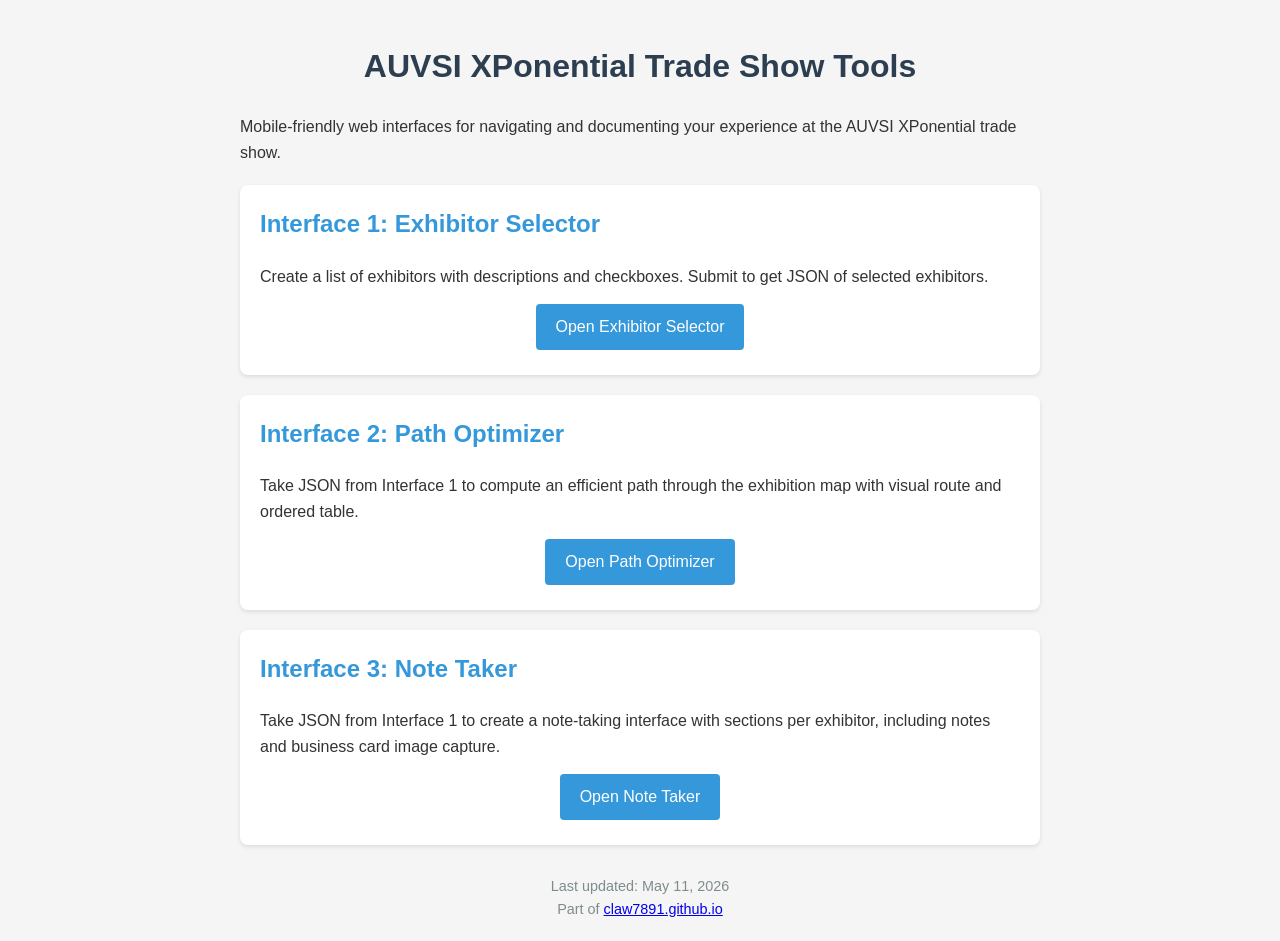
<file: index.html>
<!DOCTYPE html>
<html lang="en">
<head>
    <meta charset="UTF-8">
    <meta name="viewport" content="width=device-width, initial-scale=1.0">
    <title>Claw's Projects - AUVSI XPonential Trade Show Tools</title>
    <style>
        body {
            font-family: -apple-system, BlinkMacSystemFont, 'Segoe UI', Roboto, sans-serif;
            line-height: 1.6;
            color: #333;
            max-width: 800px;
            margin: 0 auto;
            padding: 20px;
            background-color: #f5f5f5;
        }
        h1 {
            color: #2c3e50;
            text-align: center;
        }
        .project-card {
            background: white;
            border-radius: 8px;
            padding: 20px;
            margin: 20px 0;
            box-shadow: 0 2px 4px rgba(0,0,0,0.1);
        }
        .project-card h2 {
            color: #3498db;
            margin-top: 0;
        }
        .project-card p {
            margin: 10px 0;
        }
        .btn {
            display: inline-block;
            background: #3498db;
            color: white;
            padding: 10px 20px;
            text-decoration: none;
            border-radius: 4px;
            margin: 5px;
        }
        .btn:hover {
            background: #2980b9;
        }
        .btn-grid {
            display: flex;
            flex-wrap: wrap;
            gap: 10px;
            justify-content: center;
        }
        .timestamp {
            color: #7f8c8d;
            font-size: 0.9em;
            text-align: center;
            margin-top: 30px;
        }
    </style>
</head>
<body>
    <h1>AUVSI XPonential Trade Show Tools</h1>
    <p>Mobile-friendly web interfaces for navigating and documenting your experience at the AUVSI XPonential trade show.</p>
    
    <div class="project-card">
        <h2>Interface 1: Exhibitor Selector</h2>
        <p>Create a list of exhibitors with descriptions and checkboxes. Submit to get JSON of selected exhibitors.</p>
        <div class="btn-grid">
            <a href="auvsi-show/interface1/exhibitor-selector.html" class="btn">Open Exhibitor Selector</a>
        </div>
    </div>
    
    <div class="project-card">
        <h2>Interface 2: Path Optimizer</h2>
        <p>Take JSON from Interface 1 to compute an efficient path through the exhibition map with visual route and ordered table.</p>
        <div class="btn-grid">
            <a href="auvsi-show/interface2/path_optimizer.html" class="btn">Open Path Optimizer</a>
        </div>
    </div>
    
    <div class="project-card">
        <h2>Interface 3: Note Taker</h2>
        <p>Take JSON from Interface 1 to create a note-taking interface with sections per exhibitor, including notes and business card image capture.</p>
        <div class="btn-grid">
            <a href="auvsi-show/interface3/note_taker.html" class="btn">Open Note Taker</a>
        </div>
    </div>
    
    <div class="timestamp">
        Last updated: May 11, 2026<br>
        Part of <a href="https://claw7891.github.io">claw7891.github.io</a>
    </div>
</body>
</html>
</file>
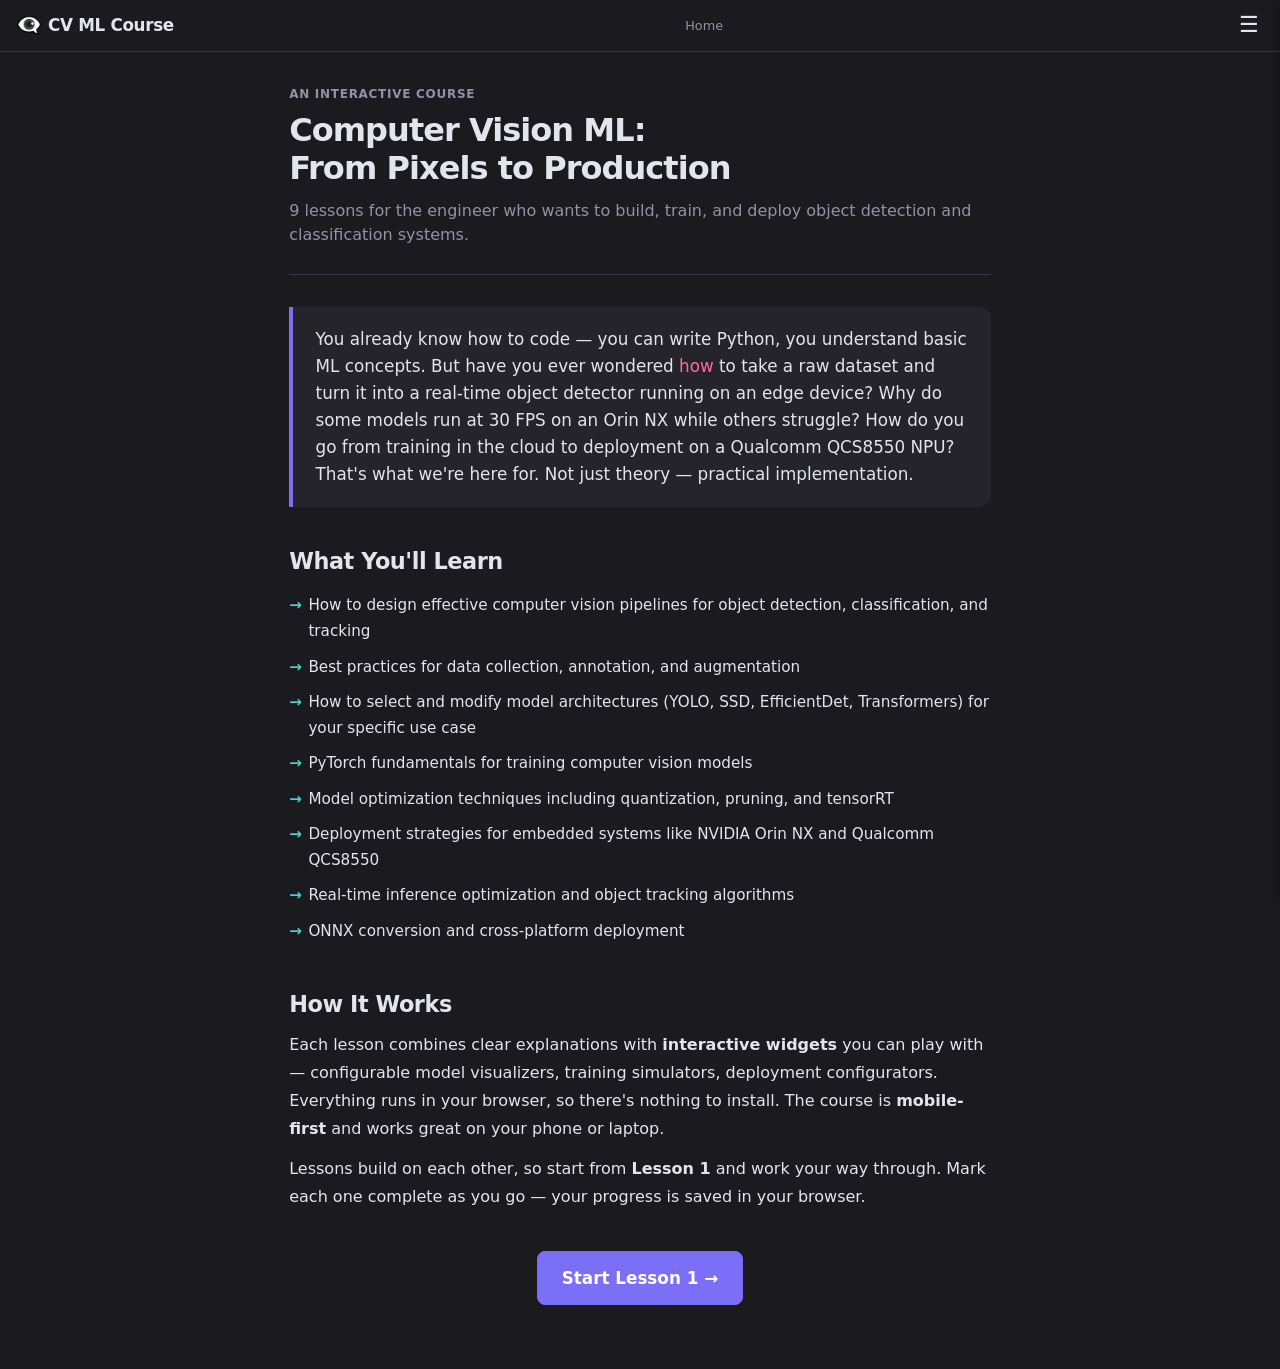
<file: cv-ml-course/index.html>
<!DOCTYPE html>
<html lang="en">
<head>
<meta charset="UTF-8">
<meta name="viewport" content="width=device-width, initial-scale=1.0">
<title>Computer Vision ML: From Pixels to Production</title>
<link rel="stylesheet" href="assets/style.css">
</head>
<body data-lesson="0">

<!-- Navigation -->
<nav class="top-nav">
  <a href="index.html" class="nav-brand">
    <span class="emoji">👁️‍🗨️</span> CV ML Course
  </a>
  <span class="nav-lesson">Home</span>
  <button class="menu-btn" aria-label="Lessons">☰</button>
</nav>

<!-- Lesson Drawer -->
<div class="drawer-overlay"></div>
<aside class="lesson-drawer">
  <div class="drawer-header">
    <h3>Course Syllabus</h3>
    <button class="drawer-close">✕</button>
  </div>
  <ul class="lesson-list">
    <li><a href="index.html" class="active"><span class="lesson-num">🏠</span>Home</a></li>
    <li><a href="lesson1.html"><span class="lesson-num">01</span> Introduction to Computer Vision and ML Pipeline <span class="lesson-check" data-lesson="1"></span></a></li>
    <li><a href="lesson2.html"><span class="lesson-num">02</span> Data Collection and Annotation <span class="lesson-check" data-lesson="2"></span></a></li>
    <li><a href="lesson3.html"><span class="lesson-num">03</span> Model Architecture Selection <span class="lesson-check" data-lesson="3"></span></a></li>
    <li><a href="lesson4.html"><span class="lesson-num">04</span> Training Fundamentals and PyTorch Basics <span class="lesson-check" data-lesson="4"></span></a></li>
    <li><a href="lesson5.html"><span class="lesson-num">05</span> Model Optimization and Quantization <span class="lesson-check" data-lesson="5"></span></a></li>
    <li><a href="lesson6.html"><span class="lesson-num">06</span> Deployment to Embedded Systems <span class="lesson-check" data-lesson="6"></span></a></li>
    <li><a href="lesson7.html"><span class="lesson-num">07</span> Real-time Inference and Tracking <span class="lesson-check" data-lesson="7"></span></a></li>
    <li><a href="lesson8.html"><span class="lesson-num">08</span> ONNX Conversion and Optimization <span class="lesson-check" data-lesson="8"></span></a></li>
    <li><a href="lesson9.html"><span class="lesson-num">09</span> End-to-End Project and Best Practices <span class="lesson-check" data-lesson="9"></span></a></li>
  </ul>
  <div class="progress-bar"><div class="progress-bar-fill" style="width:0%"></div></div>
</aside>

<!-- Main Content -->
<main class="container">
  <header class="lesson-header">
    <div class="lesson-meta">An Interactive Course</div>
    <h1>Computer Vision ML:<br>From Pixels to Production</h1>
    <p class="lesson-subtitle">9 lessons for the engineer who wants to build, train, and deploy object detection and classification systems.</p>
  </header>

  <div class="story-hook">
    You already know how to code — you can write Python, you understand basic ML concepts. But have you ever wondered <em>how</em> to take a raw dataset and turn it into a real-time object detector running on an edge device? Why do some models run at 30 FPS on an Orin NX while others struggle? How do you go from training in the cloud to deployment on a Qualcomm QCS8550 NPU? That's what we're here for. Not just theory — practical implementation.
  </div>

  <h2>What You'll Learn</h2>
  <ul class="content-list">
    <li>How to design effective computer vision pipelines for object detection, classification, and tracking</li>
    <li>Best practices for data collection, annotation, and augmentation</li>
    <li>How to select and modify model architectures (YOLO, SSD, EfficientDet, Transformers) for your specific use case</li>
    <li>PyTorch fundamentals for training computer vision models</li>
    <li>Model optimization techniques including quantization, pruning, and tensorRT</li>
    <li>Deployment strategies for embedded systems like NVIDIA Orin NX and Qualcomm QCS8550</li>
    <li>Real-time inference optimization and object tracking algorithms</li>
    <li>ONNX conversion and cross-platform deployment</li>
  </ul>

  <h2>How It Works</h2>
  <p>
    Each lesson combines clear explanations with <strong>interactive widgets</strong> you can play with — configurable model visualizers, training simulators, deployment configurators. Everything runs in your browser, so there's nothing to install. The course is <strong>mobile-first</strong> and works great on your phone or laptop.
  </p>

  <p>
    Lessons build on each other, so start from <strong>Lesson 1</strong> and work your way through. Mark each one complete as you go — your progress is saved in your browser.
  </p>

  <div style="text-align:center;margin-top:2.5rem;">
    <a href="lesson1.html" class="nav-btn next" style="display:inline-flex;font-size:1.05rem;padding:0.75rem 1.5rem;">
      Start Lesson 1 → 
    </a>
  </div>
</main>

<script src="assets/nav.js"></script>
</body>
</html>
</file>
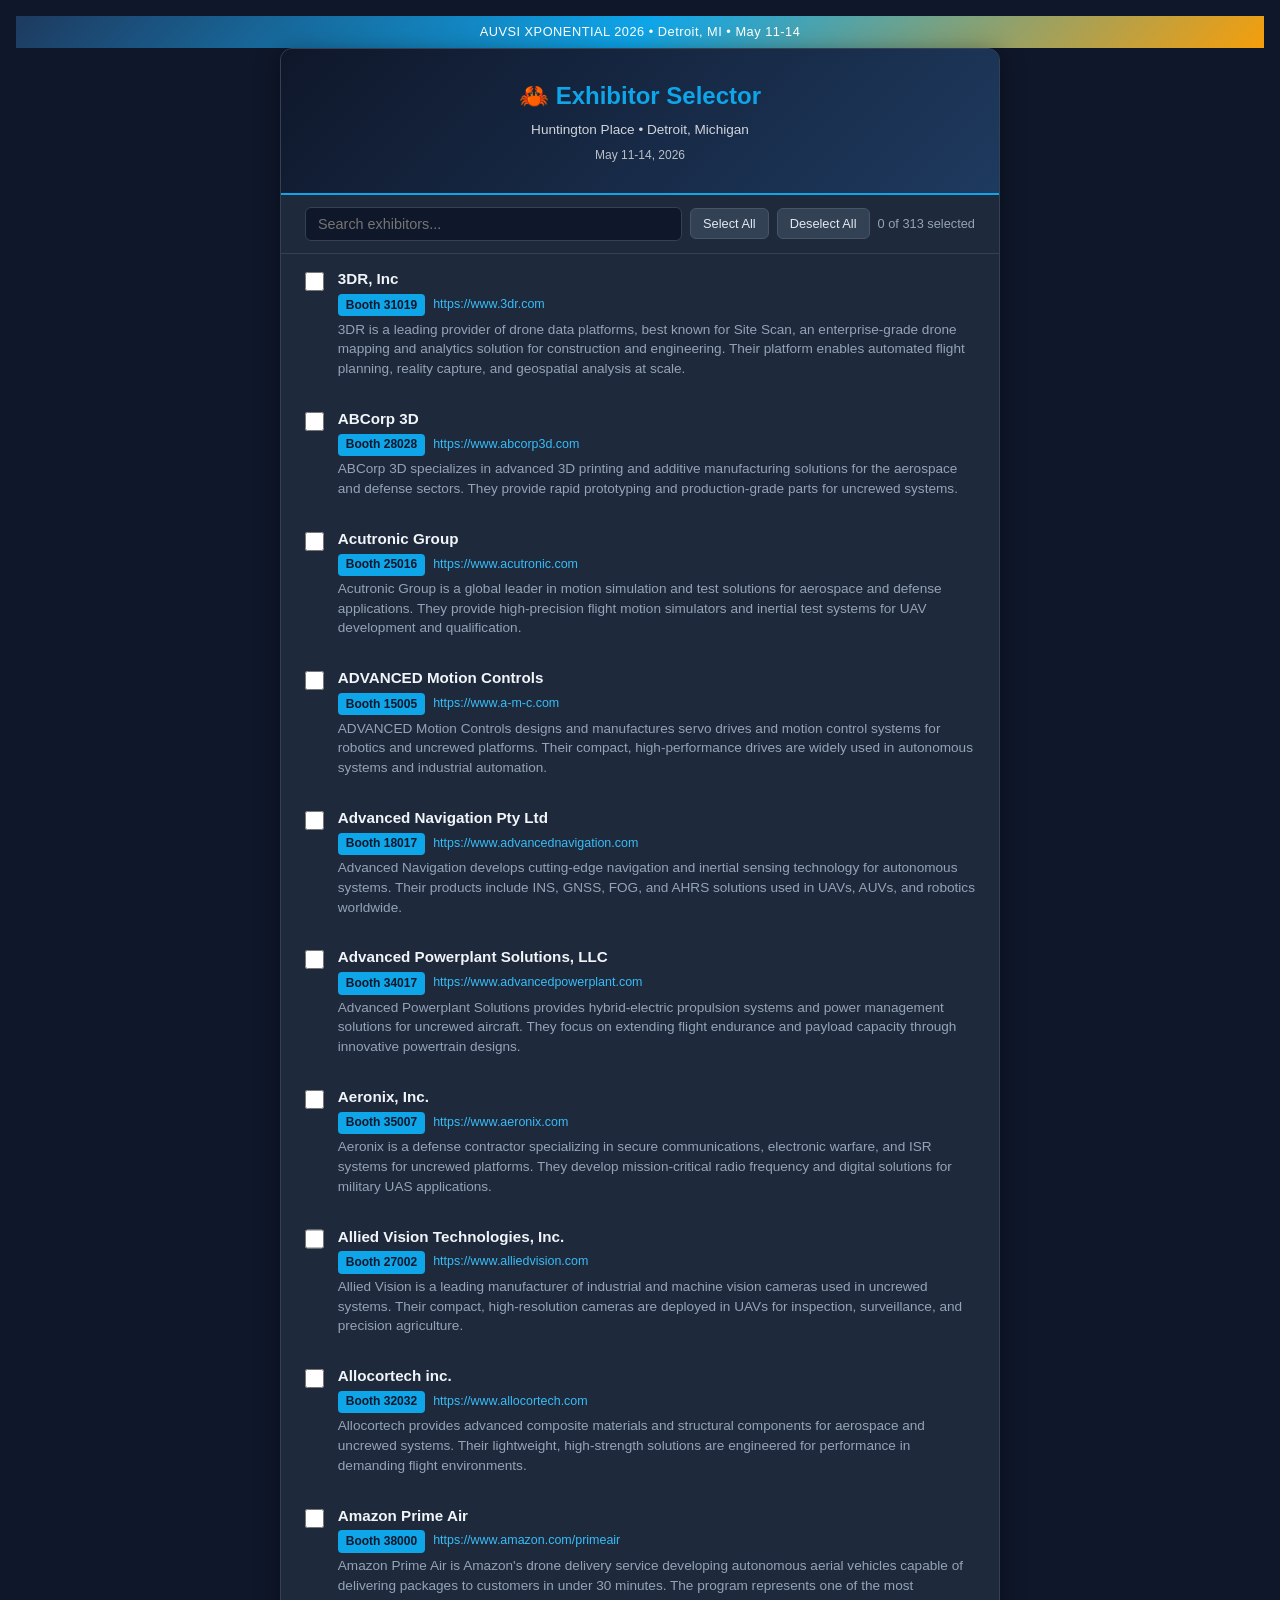
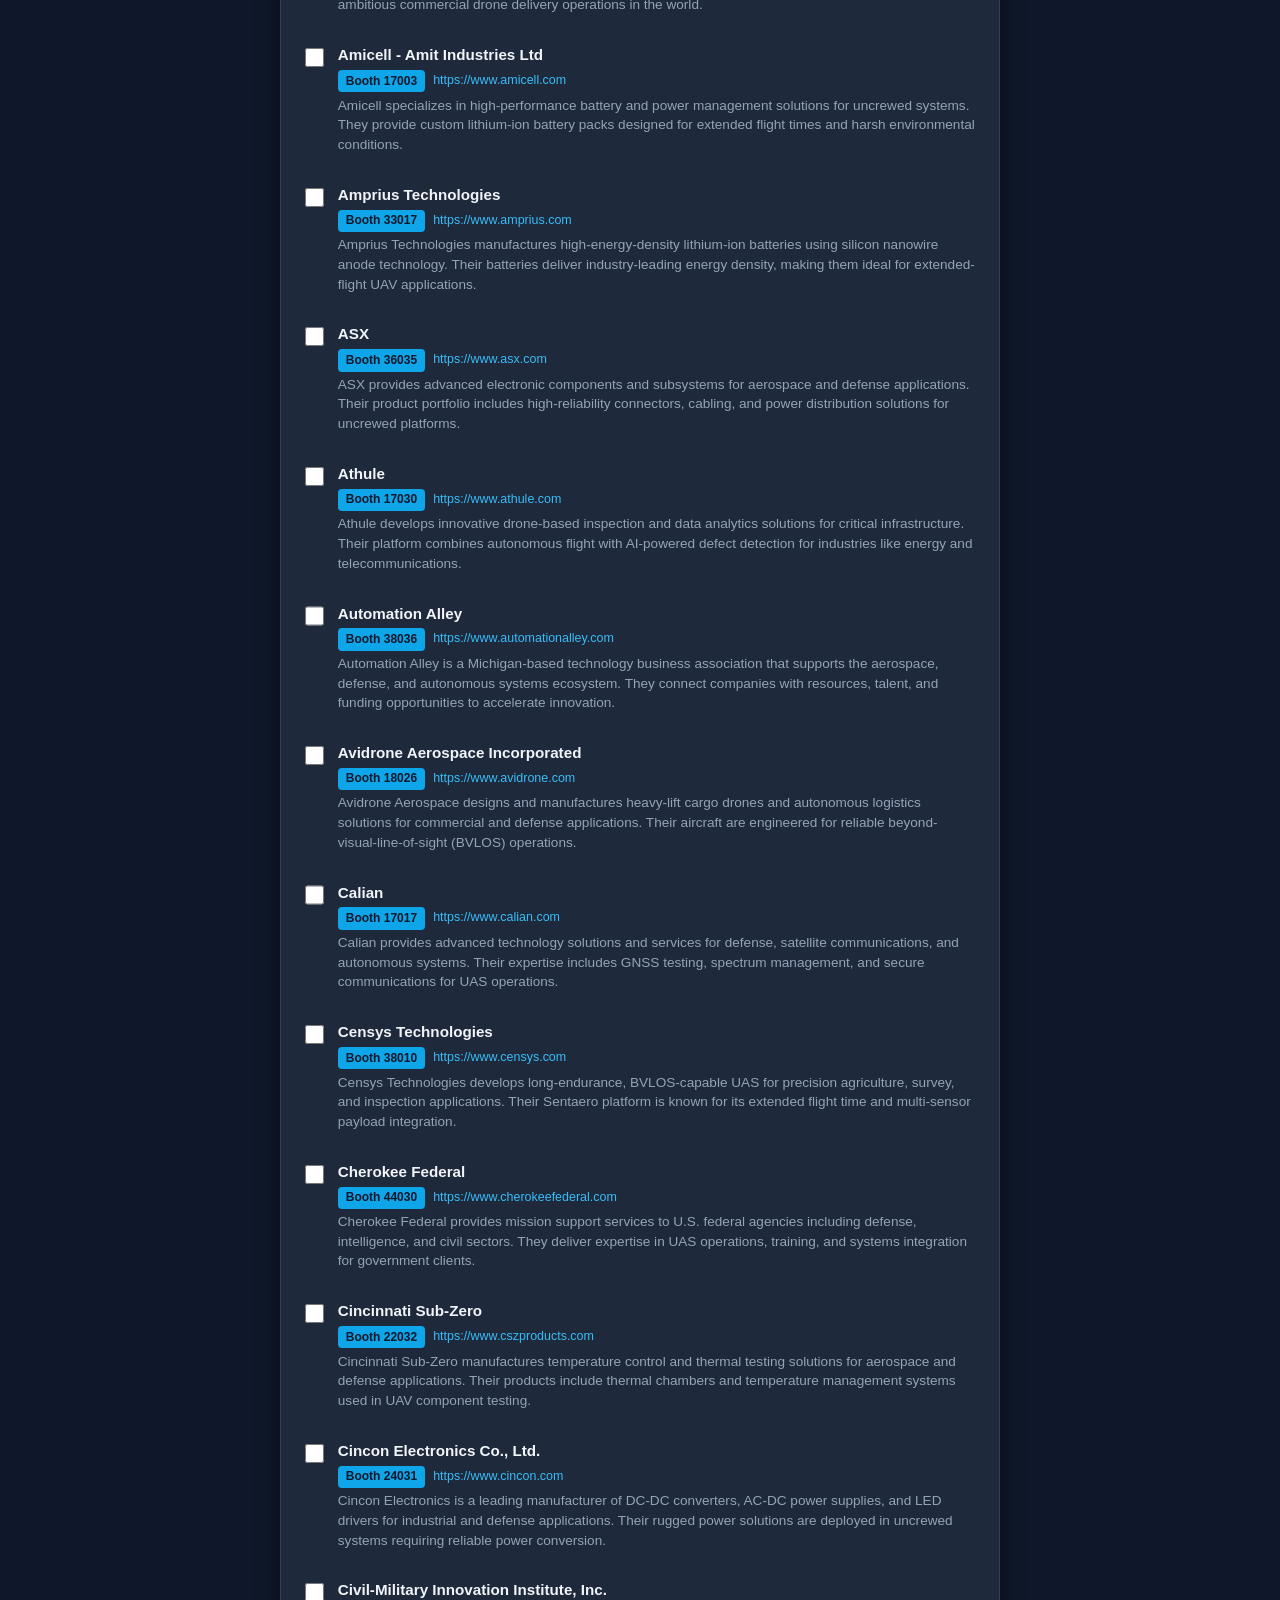
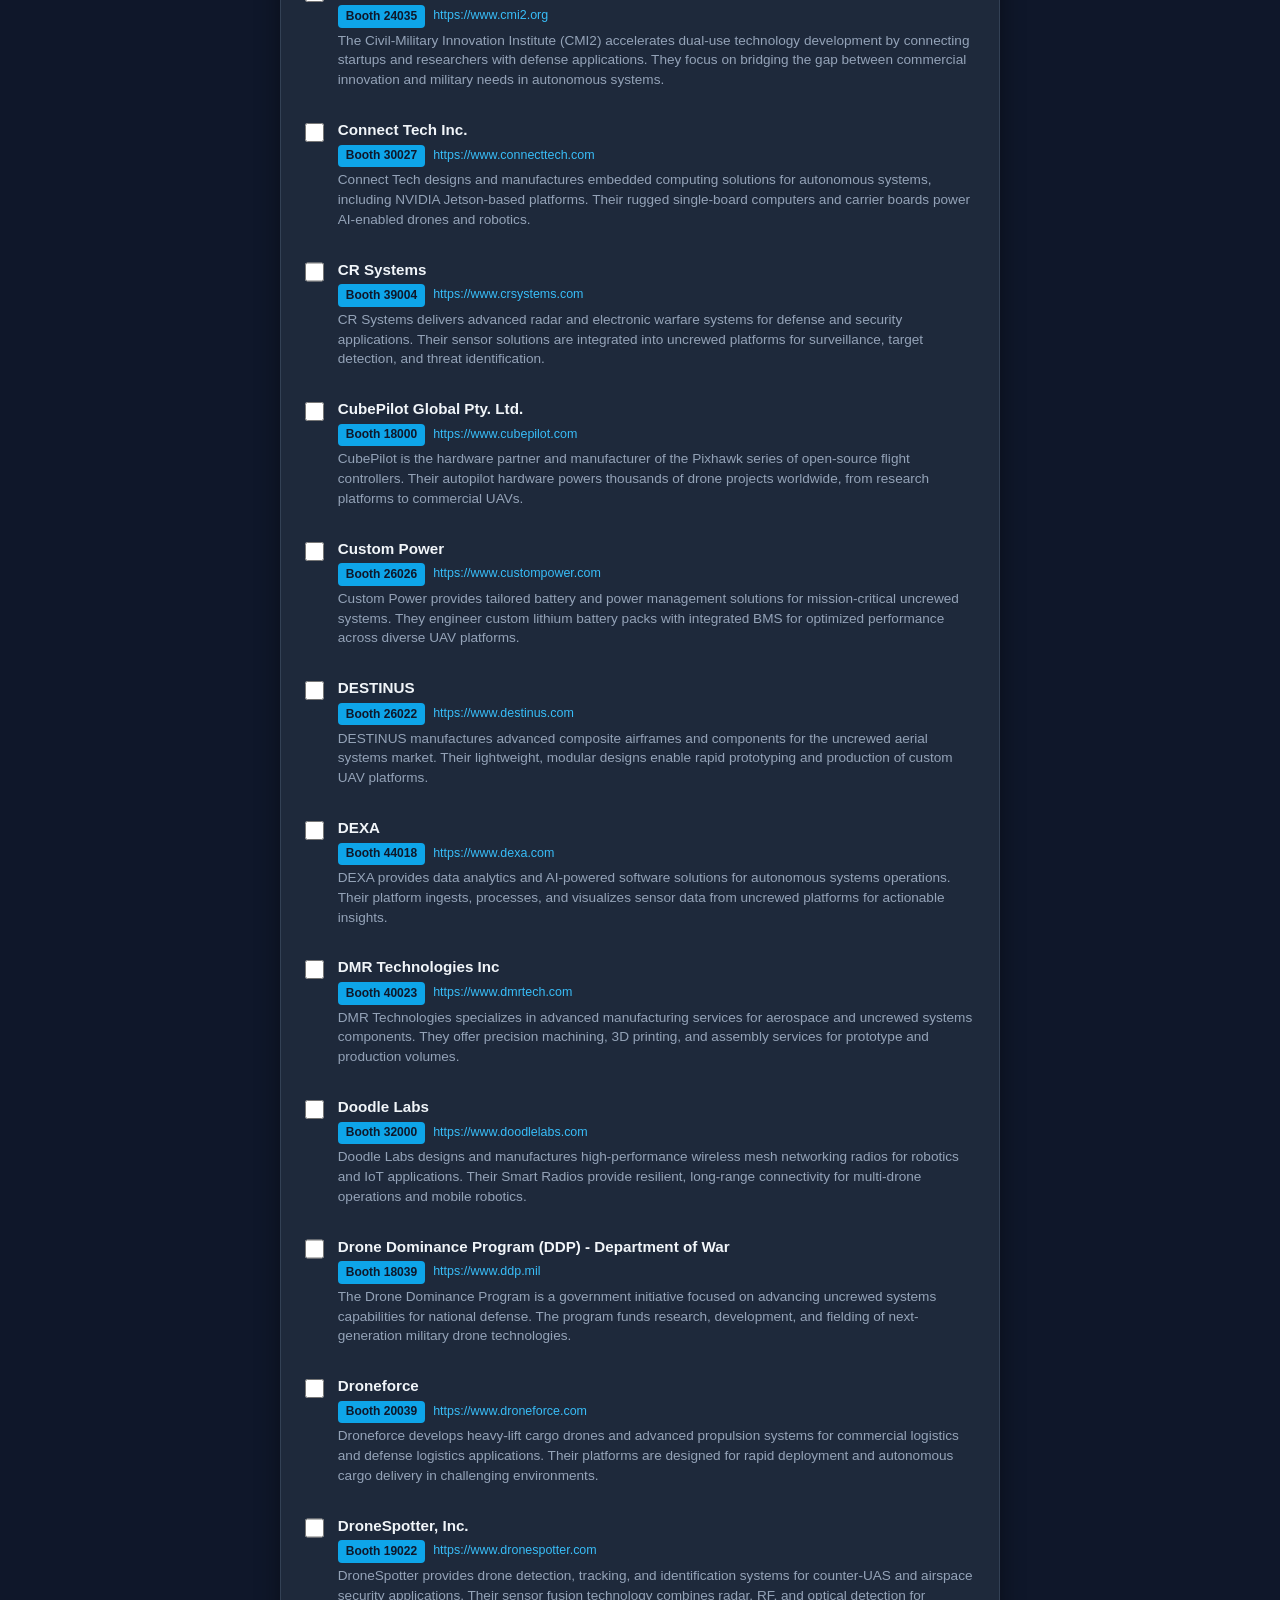
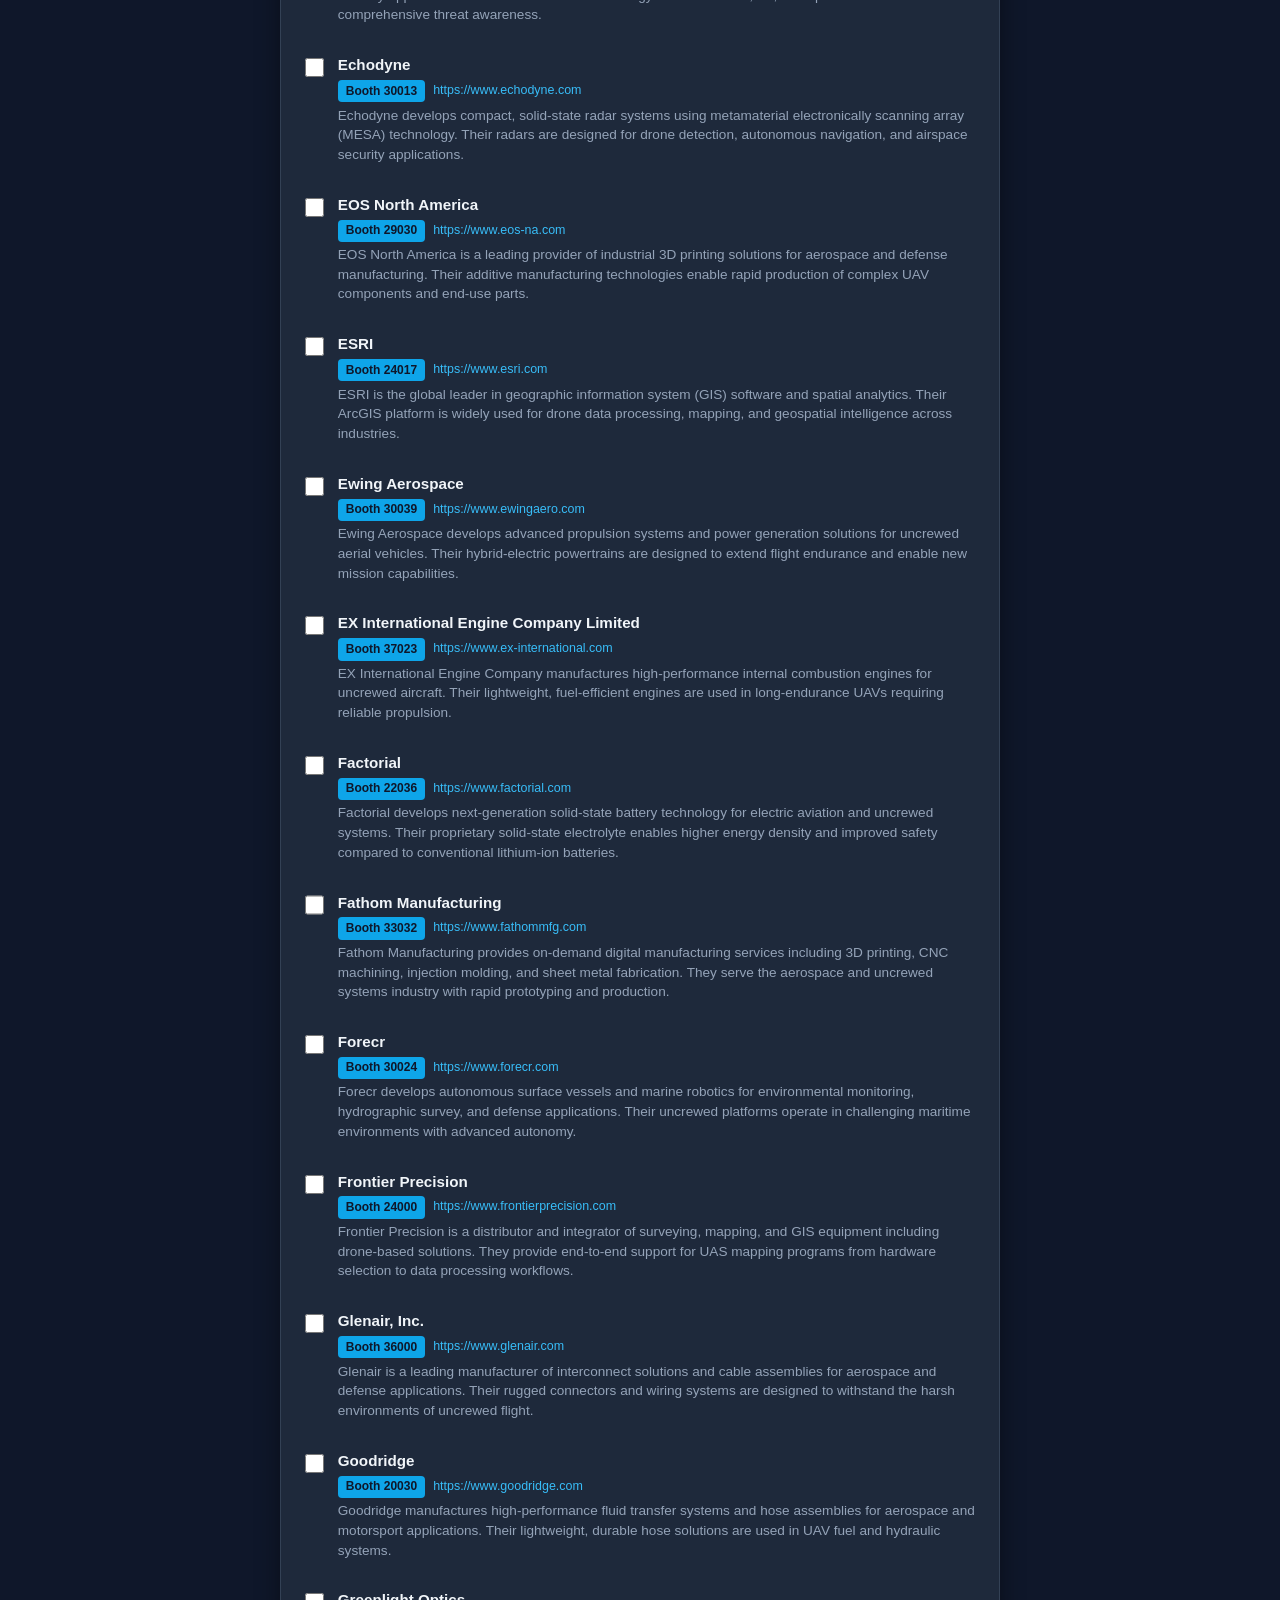
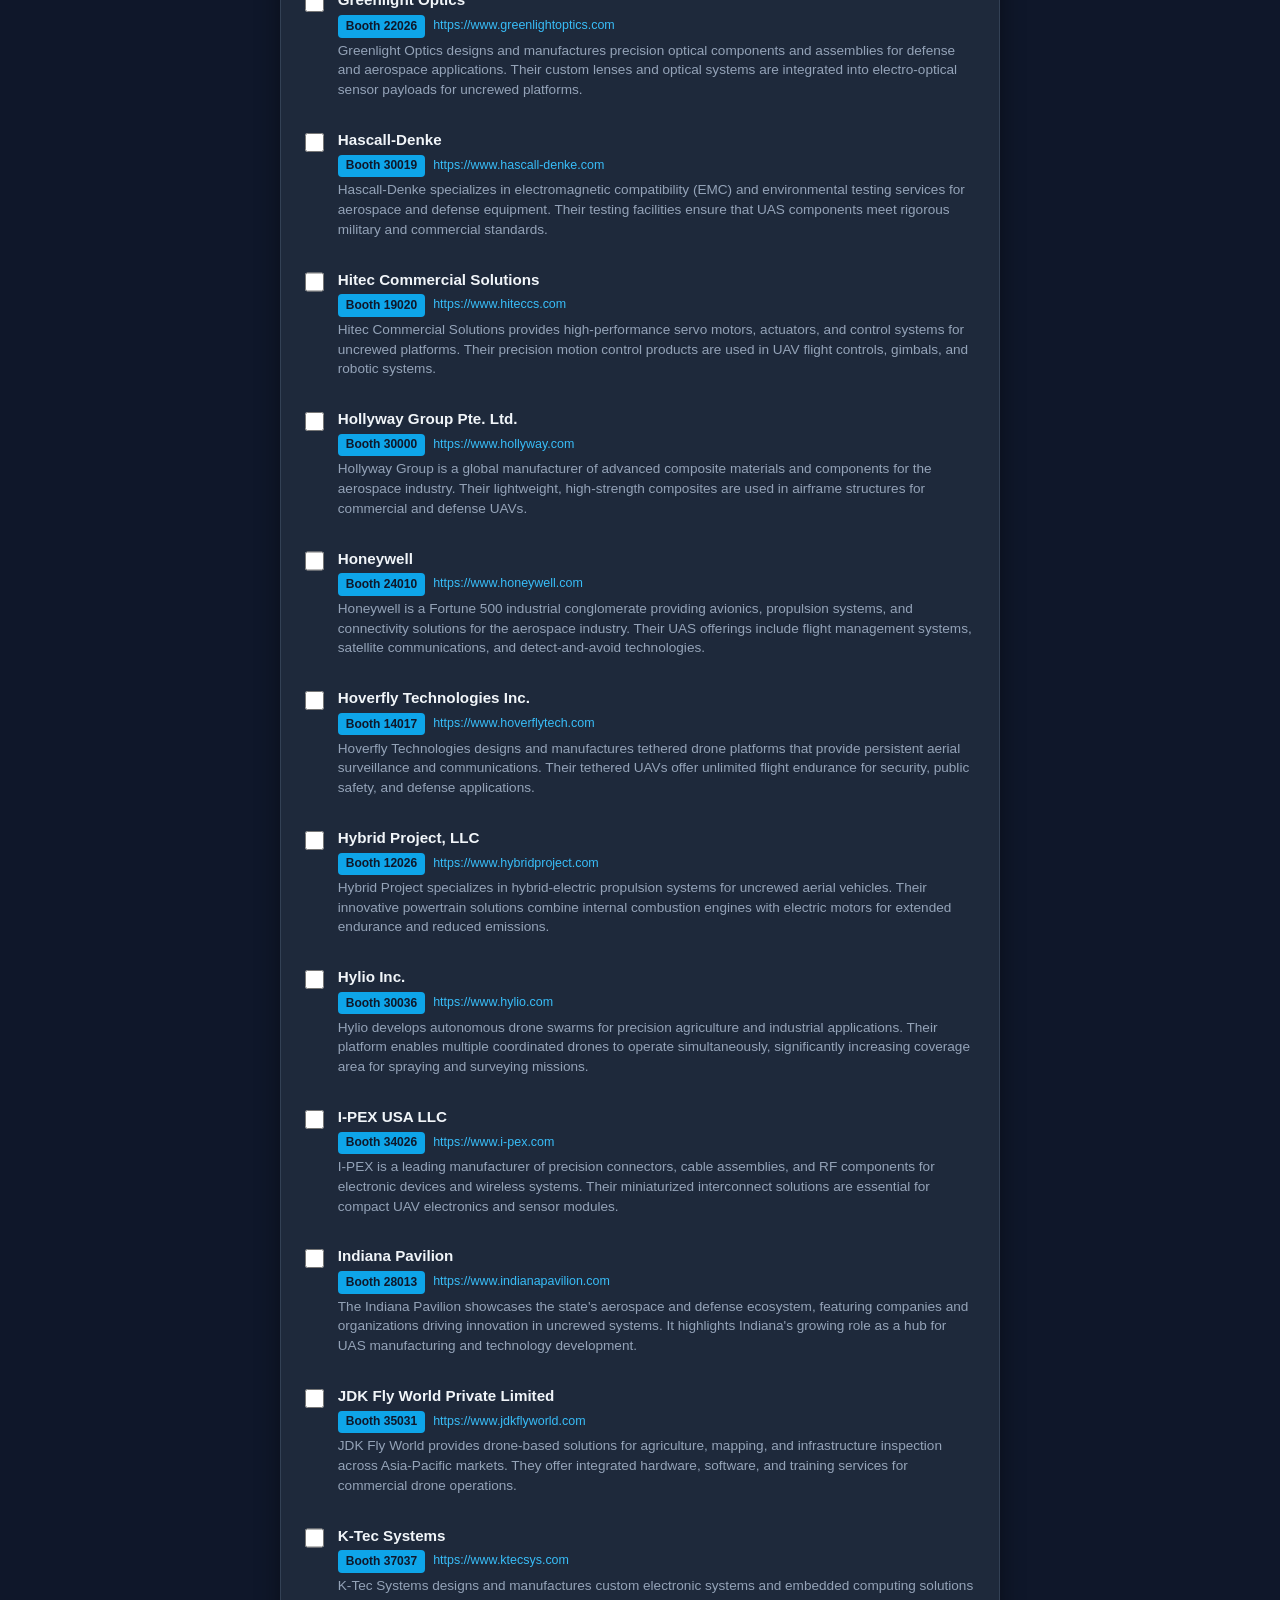
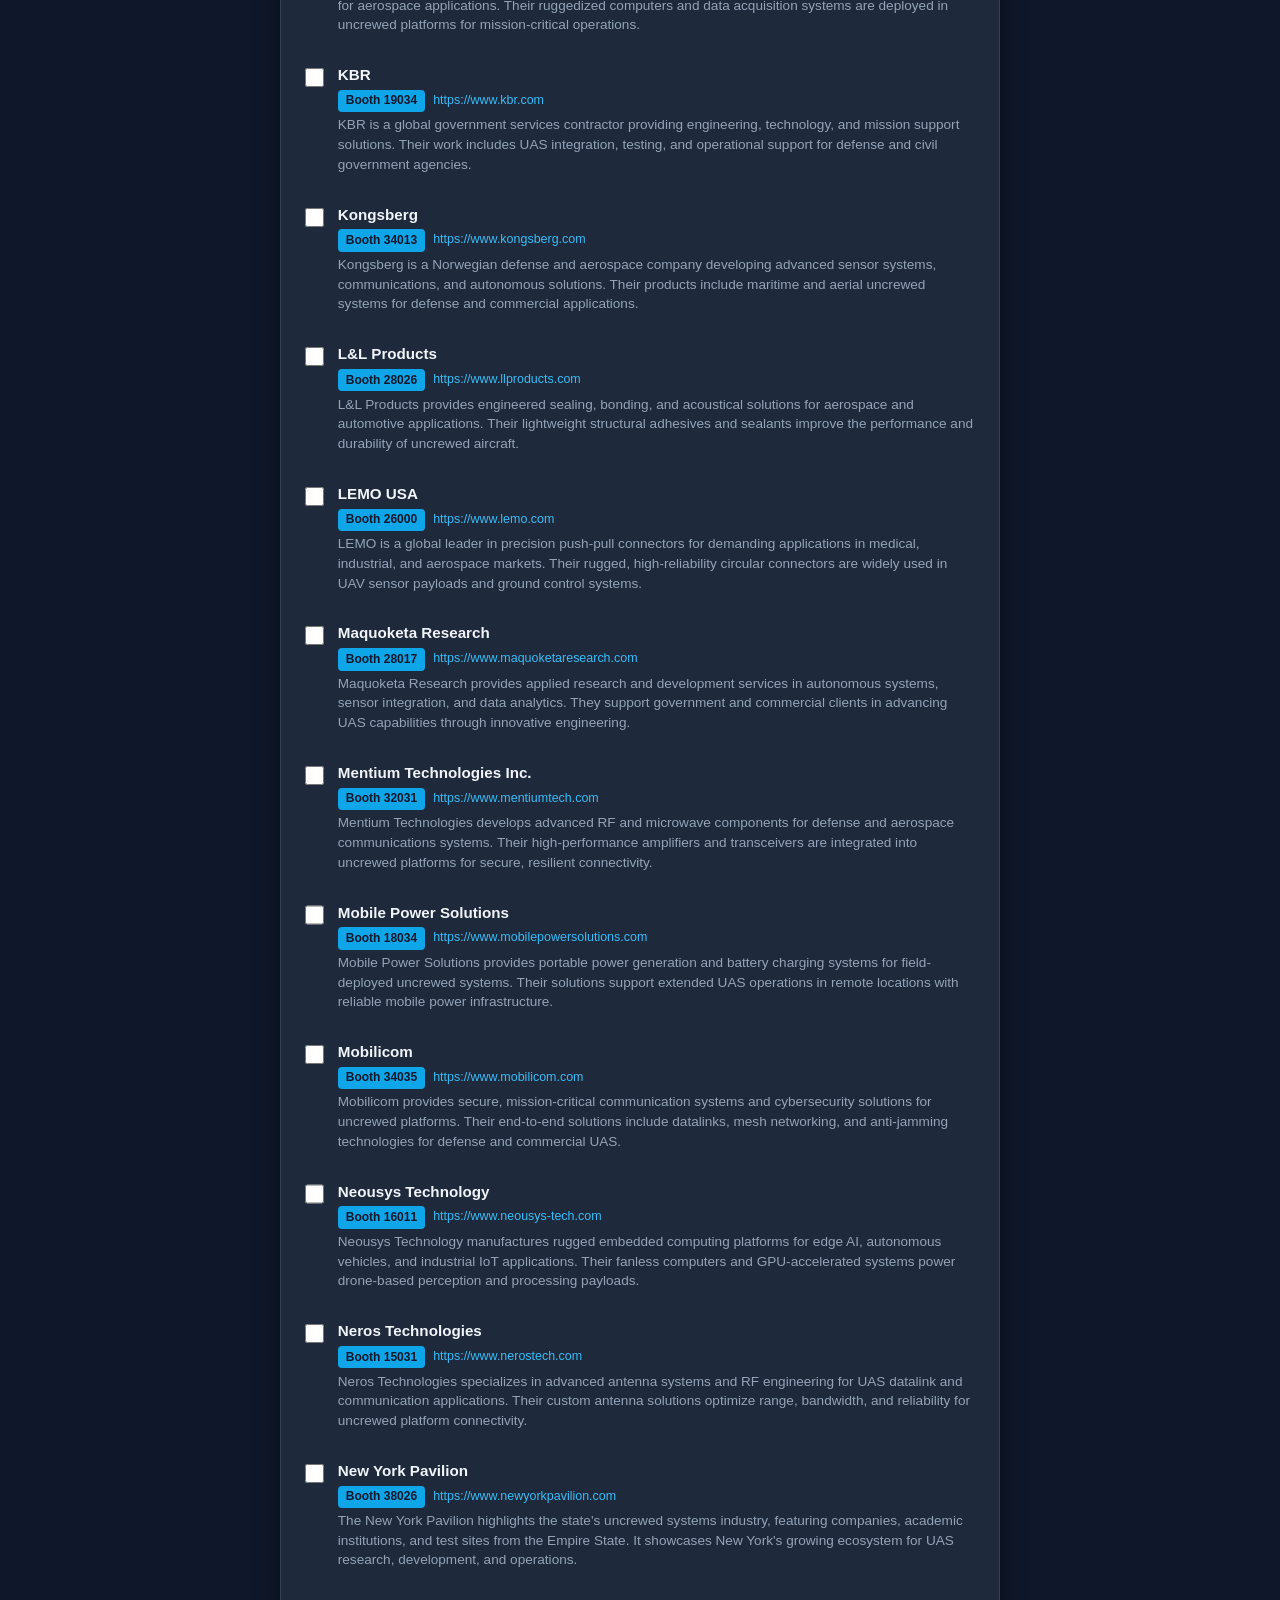
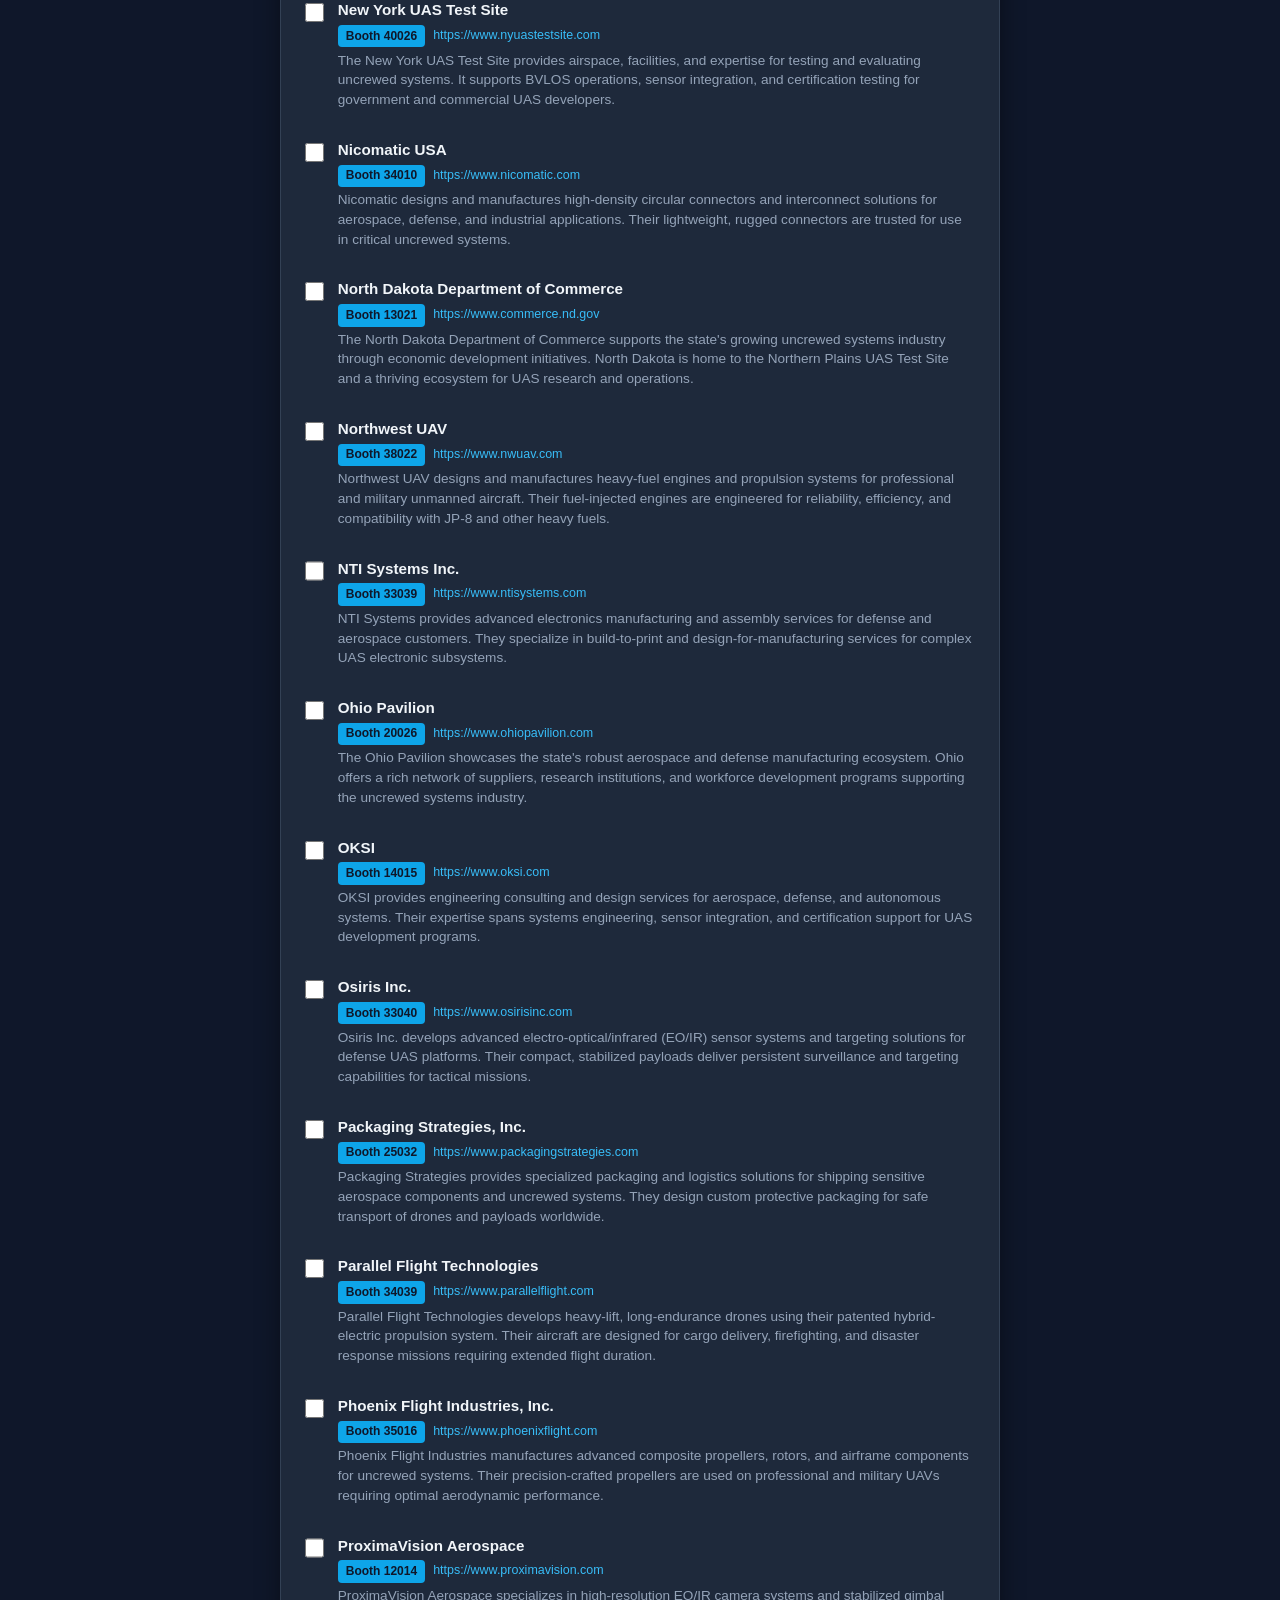
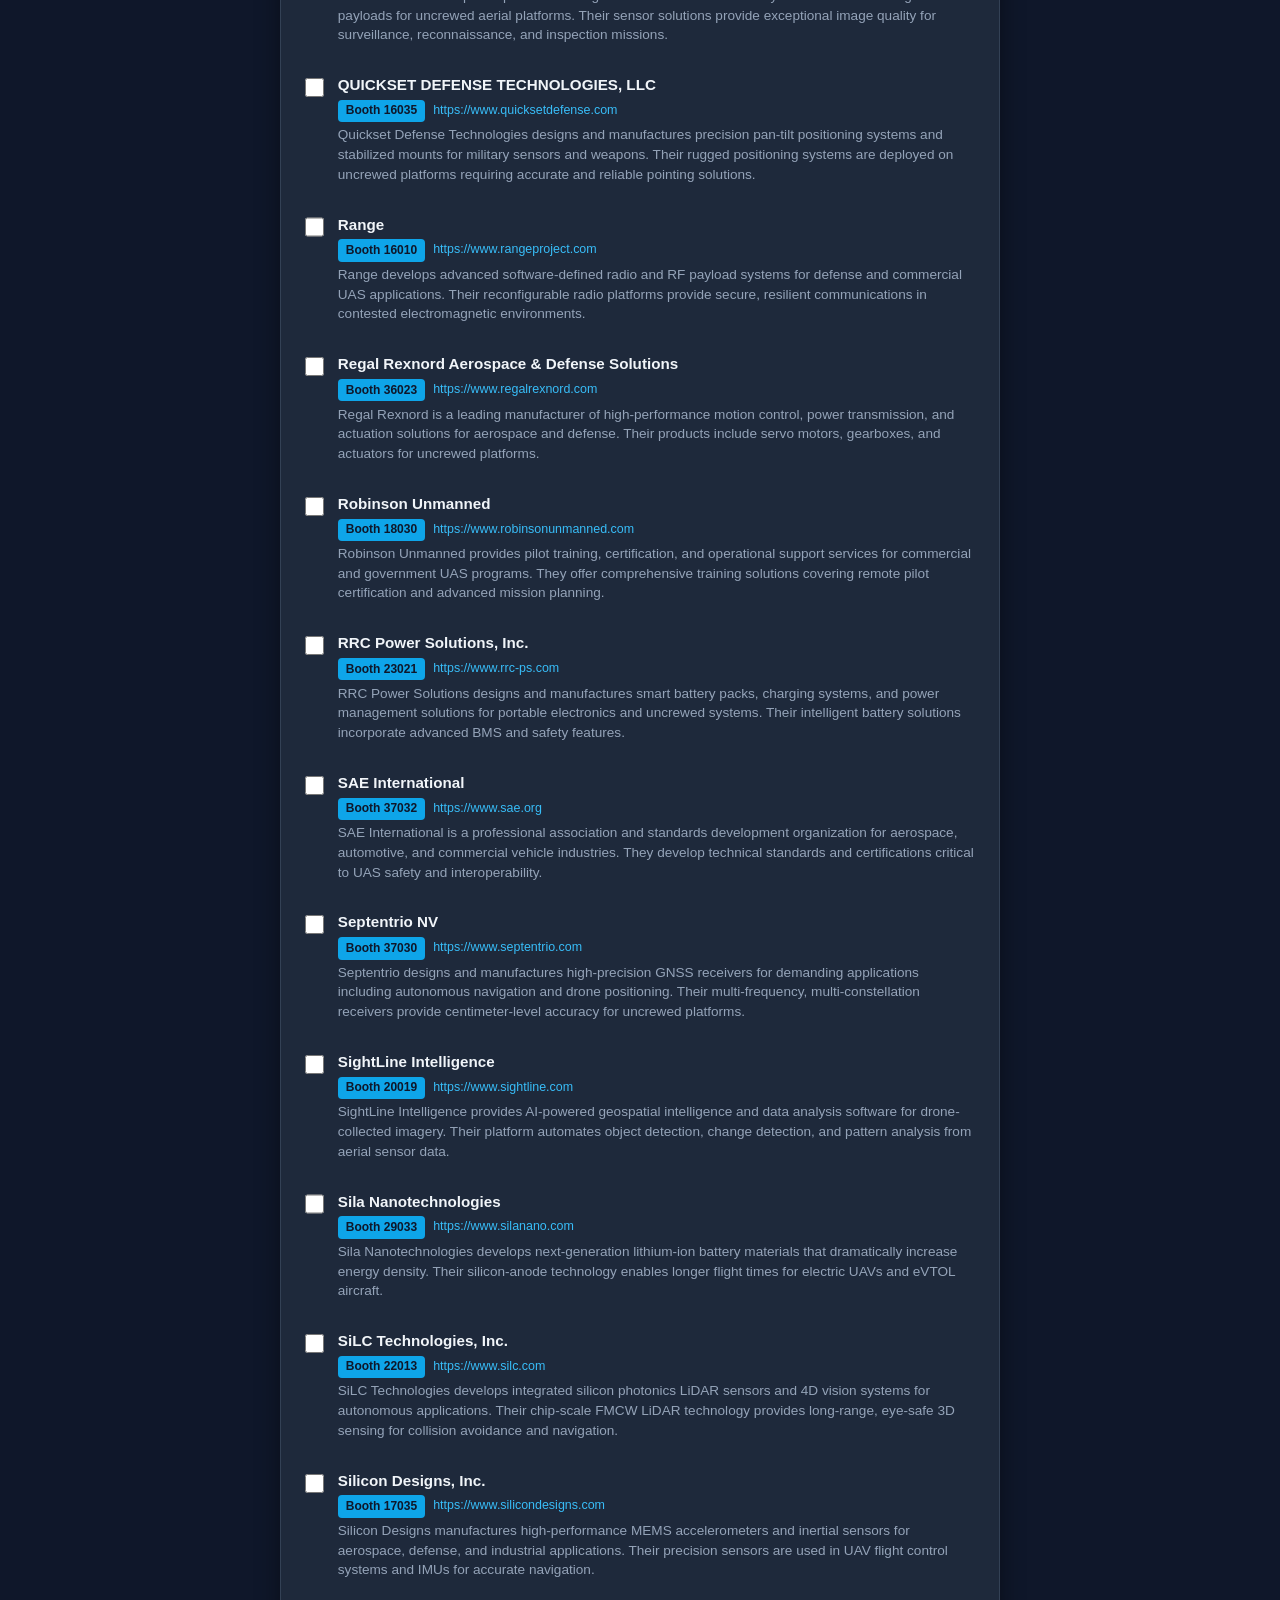
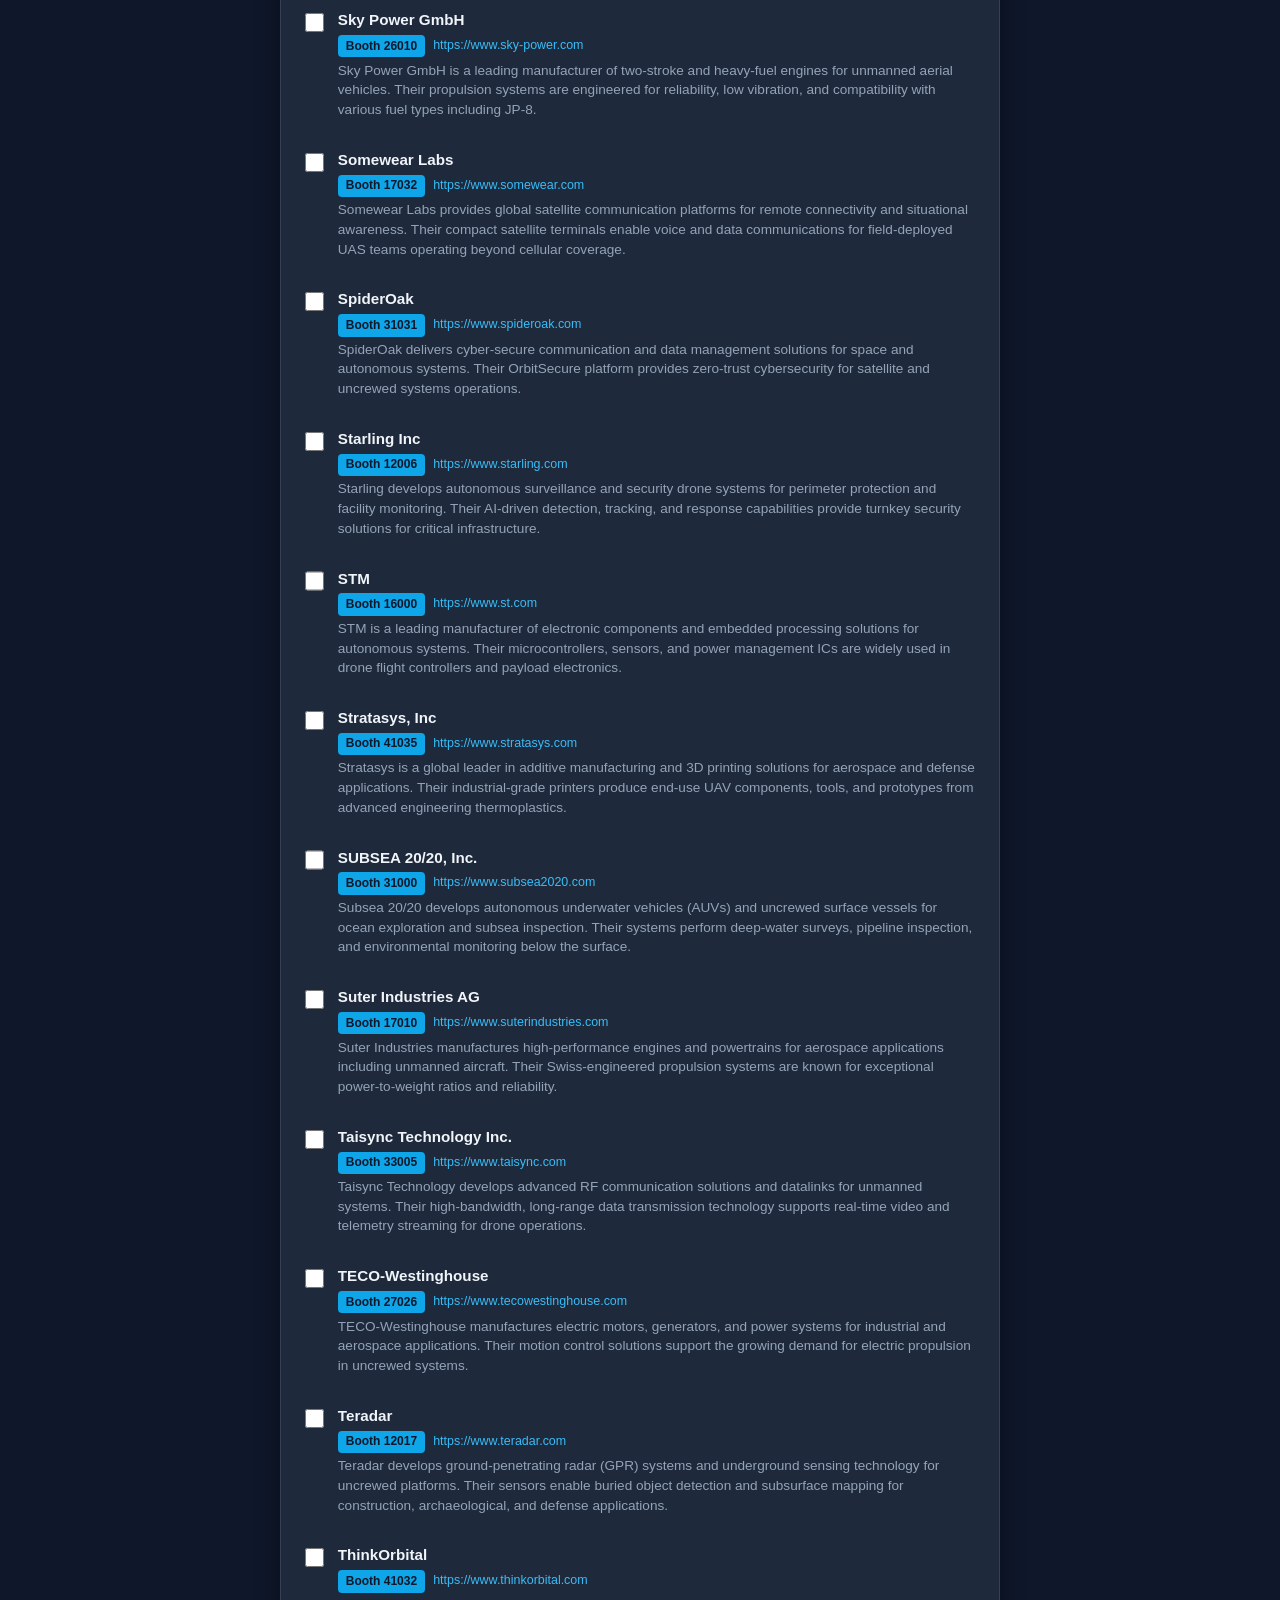
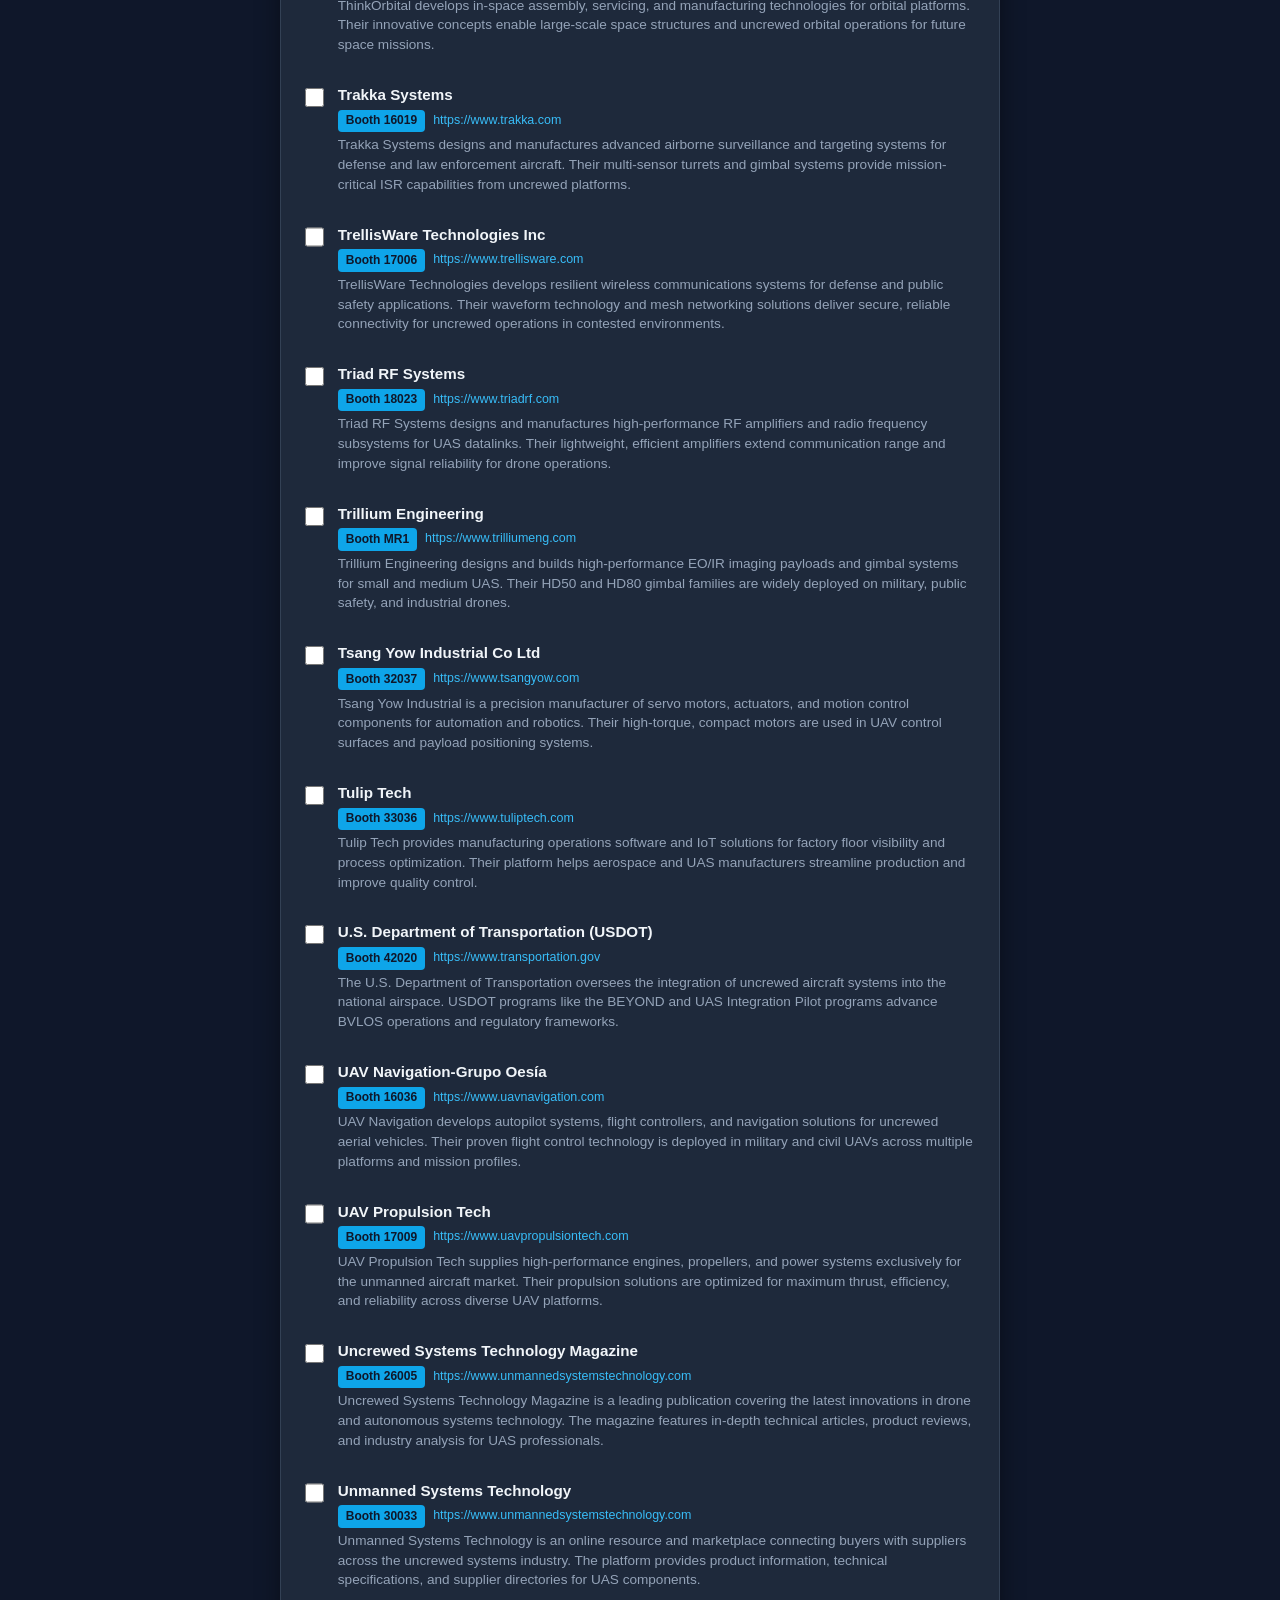
<file: auvsi-show/exhibitor-selector.html>
<!DOCTYPE html>
<html lang="en">
<head>
    <meta charset="UTF-8">
    <meta name="viewport" content="width=device-width, initial-scale=1.0">
    <title>AUVSI XPONENTIAL 2026 - Exhibitor Selector</title>
    <style>
        * {
            box-sizing: border-box;
            margin: 0;
            padding: 0;
        }
        
        body {
            font-family: -apple-system, BlinkMacSystemFont, 'Segoe UI', Roboto, sans-serif;
            background-color: #0f172a;
            color: #e2e8f0;
            line-height: 1.6;
            padding: 1rem;
        }
        
        .header-badge {
            background: linear-gradient(135deg, #1e3a5f 0%, #0ea5e9 50%, #f59e0b 100%);
            color: white;
            text-align: center;
            padding: 0.35rem 1rem;
            font-size: 0.8rem;
            font-weight: 500;
            letter-spacing: 0.5px;
        }
        
        .container {
            max-width: 720px;
            margin: 0 auto;
            background: #1e293b;
            border-radius: 12px;
            box-shadow: 0 4px 24px rgba(0, 0, 0, 0.4);
            overflow: hidden;
            border: 1px solid #334155;
        }
        
        header {
            background: linear-gradient(135deg, #0f172a 0%, #1e3a5f 100%);
            color: white;
            padding: 1.75rem 1.5rem;
            text-align: center;
            border-bottom: 2px solid #0ea5e9;
        }
        
        h1 {
            font-size: 1.5rem;
            margin-bottom: 0.25rem;
            color: #0ea5e9;
        }
        
        .subtitle {
            opacity: 0.8;
            font-size: 0.85rem;
        }
        
        .date-location {
            font-size: 0.75rem;
            opacity: 0.7;
            margin-top: 0.3rem;
        }
        
        .sticky-bar {
            position: sticky;
            top: 0;
            z-index: 100;
            background: #1e293b;
            padding: 0.75rem 1.5rem;
            border-bottom: 1px solid #334155;
            display: flex;
            flex-wrap: wrap;
            align-items: center;
            gap: 0.5rem;
        }
        
        .sticky-bar input[type="text"] {
            flex: 1;
            min-width: 180px;
            background: #0f172a;
            border: 1px solid #334155;
            border-radius: 6px;
            padding: 0.5rem 0.75rem;
            color: #e2e8f0;
            font-size: 0.9rem;
        }
        
        .sticky-bar input[type="text"]:focus {
            outline: none;
            border-color: #0ea5e9;
        }
        
        .sticky-bar .select-actions {
            display: flex;
            gap: 0.5rem;
            flex-wrap: wrap;
        }
        
        .sticky-btn {
            background: #334155;
            border: 1px solid #475569;
            color: #e2e8f0;
            padding: 0.45rem 0.75rem;
            border-radius: 6px;
            cursor: pointer;
            font-size: 0.8rem;
            font-weight: 500;
            transition: background 0.2s;
        }
        
        .sticky-btn:hover {
            background: #475569;
        }
        
        .selection-counter {
            font-size: 0.8rem;
            color: #94a3b8;
            white-space: nowrap;
        }
        
        .exhibitors-list {
            padding: 0;
        }
        
        .exhibitor-item {
            display: flex;
            align-items: flex-start;
            padding: 0.85rem 1.5rem;
            border-bottom: 1px solid #1e293b;
            transition: background-color 0.15s;
        }
        
        .exhibitor-item:hover {
            background-color: #1a2d45;
        }
        
        .exhibitor-item:last-child {
            border-bottom: none;
        }
        
        .exhibitor-checkbox {
            width: 1.2rem;
            height: 1.2rem;
            margin-top: 0.3rem;
            margin-right: 0.85rem;
            cursor: pointer;
            accent-color: #0ea5e9;
            flex-shrink: 0;
        }
        
        .exhibitor-info {
            flex: 1;
            min-width: 0;
        }
        
        .exhibitor-name {
            font-weight: 600;
            margin-bottom: 0.15rem;
            color: #f1f5f9;
            font-size: 0.95rem;
        }
        
        .exhibitor-meta {
            display: flex;
            flex-wrap: wrap;
            gap: 0.5rem;
            margin-bottom: 0.2rem;
            font-size: 0.8rem;
        }
        
        .booth-badge {
            display: inline-block;
            background: #0ea5e9;
            color: #0f172a;
            padding: 0.1rem 0.5rem;
            border-radius: 4px;
            font-weight: 600;
            font-size: 0.75rem;
        }
        
        .exhibitor-website a {
            color: #38bdf8;
            text-decoration: none;
            font-size: 0.78rem;
        }
        
        .exhibitor-website a:hover {
            text-decoration: underline;
            color: #7dd3fc;
        }
        
        .exhibitor-description {
            color: #94a3b8;
            font-size: 0.85rem;
            line-height: 1.45;
            margin-top: 0.15rem;
        }
        
        .submit-button {
            display: block;
            width: 100%;
            padding: 1.25rem;
            background: linear-gradient(135deg, #0ea5e9 0%, #2563eb 100%);
            color: white;
            border: none;
            font-size: 1.1rem;
            font-weight: 600;
            cursor: pointer;
            transition: opacity 0.2s;
        }
        
        .submit-button:hover {
            opacity: 0.9;
        }
        
        .submit-button:active {
            opacity: 0.8;
        }
        
        .results-section {
            padding: 1.5rem;
            display: none;
            background: #0f172a;
            border-top: 1px solid #334155;
        }
        
        .results-section.active {
            display: block;
        }
        
        .results-title {
            font-size: 1.1rem;
            font-weight: 600;
            margin-bottom: 0.75rem;
            color: #0ea5e9;
        }
        
        .results-json {
            background: #1e293b;
            border: 1px solid #334155;
            border-radius: 8px;
            padding: 1rem;
            font-family: 'Courier New', monospace;
            font-size: 0.8rem;
            overflow-x: auto;
            white-space: pre-wrap;
            word-break: break-all;
            color: #e2e8f0;
            max-height: 400px;
            overflow-y: auto;
        }
        
        .empty-state {
            text-align: center;
            color: #64748b;
            font-style: italic;
            padding: 3rem 2rem;
        }
        
        .no-results {
            text-align: center;
            color: #94a3b8;
            padding: 2rem;
            font-size: 0.9rem;
        }
        
        @media (max-width: 480px) {
            body {
                padding: 0;
            }
            .container {
                border-radius: 0;
                border: none;
            }
            header {
                padding: 1.25rem 1rem;
            }
            .exhibitor-item {
                padding: 0.75rem 1rem;
            }
            .sticky-bar {
                padding: 0.6rem 1rem;
            }
            .submit-button {
                padding: 1rem;
            }
            .results-section {
                padding: 1rem;
            }
        }
    </style>
</head>
<body>
    <div class="header-badge">
        AUVSI XPONENTIAL 2026 &bull; Detroit, MI &bull; May 11-14
    </div>
    
    <div class="container">
        <header>
            <h1>🦀 Exhibitor Selector</h1>
            <div class="subtitle">Huntington Place &bull; Detroit, Michigan</div>
            <div class="date-location">May 11-14, 2026</div>
        </header>
        
        <div class="sticky-bar" id="stickyBar">
            <input type="text" id="searchInput" placeholder="Search exhibitors..." autocomplete="off">
            <div class="select-actions">
                <button class="sticky-btn" id="selectAllBtn">Select All</button>
                <button class="sticky-btn" id="deselectAllBtn">Deselect All</button>
            </div>
            <span class="selection-counter" id="selectionCounter">0 selected</span>
        </div>
        
        <div class="exhibitors-list" id="exhibitorsList">
            <!-- Populated by JavaScript -->
        </div>
        
        <button class="submit-button" id="submitButton">
            📋 Get Selected Exhibitors
        </button>
        
        <div class="results-section" id="resultsSection">
            <div class="results-title">📋 Selected Exhibitors</div>
            <div class="results-json" id="resultsJson">[]</div>
            <button class="sticky-btn" id="copyBtn" style="margin-top: 0.75rem;">Copy to Clipboard</button>
            <button class="sticky-btn" id="closeResultsBtn" style="margin-top: 0.75rem; margin-left: 0.5rem;">Close</button>
        </div>
    </div>

    <script>
        const exhibitors = [
  {
    "id": 1,
    "name": "3DR, Inc",
    "boothNumber": "31019",
    "description": "3DR is a leading provider of drone data platforms, best known for Site Scan, an enterprise-grade drone mapping and analytics solution for construction and engineering. Their platform enables automated flight planning, reality capture, and geospatial analysis at scale.",
    "website": "https://www.3dr.com"
  },
  {
    "id": 2,
    "name": "ABCorp 3D",
    "boothNumber": "28028",
    "description": "ABCorp 3D specializes in advanced 3D printing and additive manufacturing solutions for the aerospace and defense sectors. They provide rapid prototyping and production-grade parts for uncrewed systems.",
    "website": "https://www.abcorp3d.com"
  },
  {
    "id": 3,
    "name": "Acutronic Group",
    "boothNumber": "25016",
    "description": "Acutronic Group is a global leader in motion simulation and test solutions for aerospace and defense applications. They provide high-precision flight motion simulators and inertial test systems for UAV development and qualification.",
    "website": "https://www.acutronic.com"
  },
  {
    "id": 4,
    "name": "ADVANCED Motion Controls",
    "boothNumber": "15005",
    "description": "ADVANCED Motion Controls designs and manufactures servo drives and motion control systems for robotics and uncrewed platforms. Their compact, high-performance drives are widely used in autonomous systems and industrial automation.",
    "website": "https://www.a-m-c.com"
  },
  {
    "id": 5,
    "name": "Advanced Navigation Pty Ltd",
    "boothNumber": "18017",
    "description": "Advanced Navigation develops cutting-edge navigation and inertial sensing technology for autonomous systems. Their products include INS, GNSS, FOG, and AHRS solutions used in UAVs, AUVs, and robotics worldwide.",
    "website": "https://www.advancednavigation.com"
  },
  {
    "id": 6,
    "name": "Advanced Powerplant Solutions, LLC",
    "boothNumber": "34017",
    "description": "Advanced Powerplant Solutions provides hybrid-electric propulsion systems and power management solutions for uncrewed aircraft. They focus on extending flight endurance and payload capacity through innovative powertrain designs.",
    "website": "https://www.advancedpowerplant.com"
  },
  {
    "id": 7,
    "name": "Aeronix, Inc.",
    "boothNumber": "35007",
    "description": "Aeronix is a defense contractor specializing in secure communications, electronic warfare, and ISR systems for uncrewed platforms. They develop mission-critical radio frequency and digital solutions for military UAS applications.",
    "website": "https://www.aeronix.com"
  },
  {
    "id": 8,
    "name": "Allied Vision Technologies, Inc.",
    "boothNumber": "27002",
    "description": "Allied Vision is a leading manufacturer of industrial and machine vision cameras used in uncrewed systems. Their compact, high-resolution cameras are deployed in UAVs for inspection, surveillance, and precision agriculture.",
    "website": "https://www.alliedvision.com"
  },
  {
    "id": 9,
    "name": "Allocortech inc.",
    "boothNumber": "32032",
    "description": "Allocortech provides advanced composite materials and structural components for aerospace and uncrewed systems. Their lightweight, high-strength solutions are engineered for performance in demanding flight environments.",
    "website": "https://www.allocortech.com"
  },
  {
    "id": 10,
    "name": "Amazon Prime Air",
    "boothNumber": "38000",
    "description": "Amazon Prime Air is Amazon's drone delivery service developing autonomous aerial vehicles capable of delivering packages to customers in under 30 minutes. The program represents one of the most ambitious commercial drone delivery operations in the world.",
    "website": "https://www.amazon.com/primeair"
  },
  {
    "id": 11,
    "name": "Amicell - Amit Industries Ltd",
    "boothNumber": "17003",
    "description": "Amicell specializes in high-performance battery and power management solutions for uncrewed systems. They provide custom lithium-ion battery packs designed for extended flight times and harsh environmental conditions.",
    "website": "https://www.amicell.com"
  },
  {
    "id": 12,
    "name": "Amprius Technologies",
    "boothNumber": "33017",
    "description": "Amprius Technologies manufactures high-energy-density lithium-ion batteries using silicon nanowire anode technology. Their batteries deliver industry-leading energy density, making them ideal for extended-flight UAV applications.",
    "website": "https://www.amprius.com"
  },
  {
    "id": 13,
    "name": "ASX",
    "boothNumber": "36035",
    "description": "ASX provides advanced electronic components and subsystems for aerospace and defense applications. Their product portfolio includes high-reliability connectors, cabling, and power distribution solutions for uncrewed platforms.",
    "website": "https://www.asx.com"
  },
  {
    "id": 14,
    "name": "Athule",
    "boothNumber": "17030",
    "description": "Athule develops innovative drone-based inspection and data analytics solutions for critical infrastructure. Their platform combines autonomous flight with AI-powered defect detection for industries like energy and telecommunications.",
    "website": "https://www.athule.com"
  },
  {
    "id": 15,
    "name": "Automation Alley",
    "boothNumber": "38036",
    "description": "Automation Alley is a Michigan-based technology business association that supports the aerospace, defense, and autonomous systems ecosystem. They connect companies with resources, talent, and funding opportunities to accelerate innovation.",
    "website": "https://www.automationalley.com"
  },
  {
    "id": 16,
    "name": "Avidrone Aerospace Incorporated",
    "boothNumber": "18026",
    "description": "Avidrone Aerospace designs and manufactures heavy-lift cargo drones and autonomous logistics solutions for commercial and defense applications. Their aircraft are engineered for reliable beyond-visual-line-of-sight (BVLOS) operations.",
    "website": "https://www.avidrone.com"
  },
  {
    "id": 17,
    "name": "Calian",
    "boothNumber": "17017",
    "description": "Calian provides advanced technology solutions and services for defense, satellite communications, and autonomous systems. Their expertise includes GNSS testing, spectrum management, and secure communications for UAS operations.",
    "website": "https://www.calian.com"
  },
  {
    "id": 18,
    "name": "Censys Technologies",
    "boothNumber": "38010",
    "description": "Censys Technologies develops long-endurance, BVLOS-capable UAS for precision agriculture, survey, and inspection applications. Their Sentaero platform is known for its extended flight time and multi-sensor payload integration.",
    "website": "https://www.censys.com"
  },
  {
    "id": 19,
    "name": "Cherokee Federal",
    "boothNumber": "44030",
    "description": "Cherokee Federal provides mission support services to U.S. federal agencies including defense, intelligence, and civil sectors. They deliver expertise in UAS operations, training, and systems integration for government clients.",
    "website": "https://www.cherokeefederal.com"
  },
  {
    "id": 20,
    "name": "Cincinnati Sub-Zero",
    "boothNumber": "22032",
    "description": "Cincinnati Sub-Zero manufactures temperature control and thermal testing solutions for aerospace and defense applications. Their products include thermal chambers and temperature management systems used in UAV component testing.",
    "website": "https://www.cszproducts.com"
  },
  {
    "id": 21,
    "name": "Cincon Electronics Co., Ltd.",
    "boothNumber": "24031",
    "description": "Cincon Electronics is a leading manufacturer of DC-DC converters, AC-DC power supplies, and LED drivers for industrial and defense applications. Their rugged power solutions are deployed in uncrewed systems requiring reliable power conversion.",
    "website": "https://www.cincon.com"
  },
  {
    "id": 22,
    "name": "Civil-Military Innovation Institute, Inc.",
    "boothNumber": "24035",
    "description": "The Civil-Military Innovation Institute (CMI2) accelerates dual-use technology development by connecting startups and researchers with defense applications. They focus on bridging the gap between commercial innovation and military needs in autonomous systems.",
    "website": "https://www.cmi2.org"
  },
  {
    "id": 23,
    "name": "Connect Tech Inc.",
    "boothNumber": "30027",
    "description": "Connect Tech designs and manufactures embedded computing solutions for autonomous systems, including NVIDIA Jetson-based platforms. Their rugged single-board computers and carrier boards power AI-enabled drones and robotics.",
    "website": "https://www.connecttech.com"
  },
  {
    "id": 24,
    "name": "CR Systems",
    "boothNumber": "39004",
    "description": "CR Systems delivers advanced radar and electronic warfare systems for defense and security applications. Their sensor solutions are integrated into uncrewed platforms for surveillance, target detection, and threat identification.",
    "website": "https://www.crsystems.com"
  },
  {
    "id": 25,
    "name": "CubePilot Global Pty. Ltd.",
    "boothNumber": "18000",
    "description": "CubePilot is the hardware partner and manufacturer of the Pixhawk series of open-source flight controllers. Their autopilot hardware powers thousands of drone projects worldwide, from research platforms to commercial UAVs.",
    "website": "https://www.cubepilot.com"
  },
  {
    "id": 26,
    "name": "Custom Power",
    "boothNumber": "26026",
    "description": "Custom Power provides tailored battery and power management solutions for mission-critical uncrewed systems. They engineer custom lithium battery packs with integrated BMS for optimized performance across diverse UAV platforms.",
    "website": "https://www.custompower.com"
  },
  {
    "id": 27,
    "name": "DESTINUS",
    "boothNumber": "26022",
    "description": "DESTINUS manufactures advanced composite airframes and components for the uncrewed aerial systems market. Their lightweight, modular designs enable rapid prototyping and production of custom UAV platforms.",
    "website": "https://www.destinus.com"
  },
  {
    "id": 28,
    "name": "DEXA",
    "boothNumber": "44018",
    "description": "DEXA provides data analytics and AI-powered software solutions for autonomous systems operations. Their platform ingests, processes, and visualizes sensor data from uncrewed platforms for actionable insights.",
    "website": "https://www.dexa.com"
  },
  {
    "id": 29,
    "name": "DMR Technologies Inc",
    "boothNumber": "40023",
    "description": "DMR Technologies specializes in advanced manufacturing services for aerospace and uncrewed systems components. They offer precision machining, 3D printing, and assembly services for prototype and production volumes.",
    "website": "https://www.dmrtech.com"
  },
  {
    "id": 30,
    "name": "Doodle Labs",
    "boothNumber": "32000",
    "description": "Doodle Labs designs and manufactures high-performance wireless mesh networking radios for robotics and IoT applications. Their Smart Radios provide resilient, long-range connectivity for multi-drone operations and mobile robotics.",
    "website": "https://www.doodlelabs.com"
  },
  {
    "id": 31,
    "name": "Drone Dominance Program (DDP) - Department of War",
    "boothNumber": "18039",
    "description": "The Drone Dominance Program is a government initiative focused on advancing uncrewed systems capabilities for national defense. The program funds research, development, and fielding of next-generation military drone technologies.",
    "website": "https://www.ddp.mil"
  },
  {
    "id": 32,
    "name": "Droneforce",
    "boothNumber": "20039",
    "description": "Droneforce develops heavy-lift cargo drones and advanced propulsion systems for commercial logistics and defense logistics applications. Their platforms are designed for rapid deployment and autonomous cargo delivery in challenging environments.",
    "website": "https://www.droneforce.com"
  },
  {
    "id": 33,
    "name": "DroneSpotter, Inc.",
    "boothNumber": "19022",
    "description": "DroneSpotter provides drone detection, tracking, and identification systems for counter-UAS and airspace security applications. Their sensor fusion technology combines radar, RF, and optical detection for comprehensive threat awareness.",
    "website": "https://www.dronespotter.com"
  },
  {
    "id": 34,
    "name": "Echodyne",
    "boothNumber": "30013",
    "description": "Echodyne develops compact, solid-state radar systems using metamaterial electronically scanning array (MESA) technology. Their radars are designed for drone detection, autonomous navigation, and airspace security applications.",
    "website": "https://www.echodyne.com"
  },
  {
    "id": 35,
    "name": "EOS North America",
    "boothNumber": "29030",
    "description": "EOS North America is a leading provider of industrial 3D printing solutions for aerospace and defense manufacturing. Their additive manufacturing technologies enable rapid production of complex UAV components and end-use parts.",
    "website": "https://www.eos-na.com"
  },
  {
    "id": 36,
    "name": "ESRI",
    "boothNumber": "24017",
    "description": "ESRI is the global leader in geographic information system (GIS) software and spatial analytics. Their ArcGIS platform is widely used for drone data processing, mapping, and geospatial intelligence across industries.",
    "website": "https://www.esri.com"
  },
  {
    "id": 37,
    "name": "Ewing Aerospace",
    "boothNumber": "30039",
    "description": "Ewing Aerospace develops advanced propulsion systems and power generation solutions for uncrewed aerial vehicles. Their hybrid-electric powertrains are designed to extend flight endurance and enable new mission capabilities.",
    "website": "https://www.ewingaero.com"
  },
  {
    "id": 38,
    "name": "EX International Engine Company Limited",
    "boothNumber": "37023",
    "description": "EX International Engine Company manufactures high-performance internal combustion engines for uncrewed aircraft. Their lightweight, fuel-efficient engines are used in long-endurance UAVs requiring reliable propulsion.",
    "website": "https://www.ex-international.com"
  },
  {
    "id": 39,
    "name": "Factorial",
    "boothNumber": "22036",
    "description": "Factorial develops next-generation solid-state battery technology for electric aviation and uncrewed systems. Their proprietary solid-state electrolyte enables higher energy density and improved safety compared to conventional lithium-ion batteries.",
    "website": "https://www.factorial.com"
  },
  {
    "id": 40,
    "name": "Fathom Manufacturing",
    "boothNumber": "33032",
    "description": "Fathom Manufacturing provides on-demand digital manufacturing services including 3D printing, CNC machining, injection molding, and sheet metal fabrication. They serve the aerospace and uncrewed systems industry with rapid prototyping and production.",
    "website": "https://www.fathommfg.com"
  },
  {
    "id": 41,
    "name": "Forecr",
    "boothNumber": "30024",
    "description": "Forecr develops autonomous surface vessels and marine robotics for environmental monitoring, hydrographic survey, and defense applications. Their uncrewed platforms operate in challenging maritime environments with advanced autonomy.",
    "website": "https://www.forecr.com"
  },
  {
    "id": 42,
    "name": "Frontier Precision",
    "boothNumber": "24000",
    "description": "Frontier Precision is a distributor and integrator of surveying, mapping, and GIS equipment including drone-based solutions. They provide end-to-end support for UAS mapping programs from hardware selection to data processing workflows.",
    "website": "https://www.frontierprecision.com"
  },
  {
    "id": 43,
    "name": "Glenair, Inc.",
    "boothNumber": "36000",
    "description": "Glenair is a leading manufacturer of interconnect solutions and cable assemblies for aerospace and defense applications. Their rugged connectors and wiring systems are designed to withstand the harsh environments of uncrewed flight.",
    "website": "https://www.glenair.com"
  },
  {
    "id": 44,
    "name": "Goodridge",
    "boothNumber": "20030",
    "description": "Goodridge manufactures high-performance fluid transfer systems and hose assemblies for aerospace and motorsport applications. Their lightweight, durable hose solutions are used in UAV fuel and hydraulic systems.",
    "website": "https://www.goodridge.com"
  },
  {
    "id": 45,
    "name": "Greenlight Optics",
    "boothNumber": "22026",
    "description": "Greenlight Optics designs and manufactures precision optical components and assemblies for defense and aerospace applications. Their custom lenses and optical systems are integrated into electro-optical sensor payloads for uncrewed platforms.",
    "website": "https://www.greenlightoptics.com"
  },
  {
    "id": 46,
    "name": "Hascall-Denke",
    "boothNumber": "30019",
    "description": "Hascall-Denke specializes in electromagnetic compatibility (EMC) and environmental testing services for aerospace and defense equipment. Their testing facilities ensure that UAS components meet rigorous military and commercial standards.",
    "website": "https://www.hascall-denke.com"
  },
  {
    "id": 47,
    "name": "Hitec Commercial Solutions",
    "boothNumber": "19020",
    "description": "Hitec Commercial Solutions provides high-performance servo motors, actuators, and control systems for uncrewed platforms. Their precision motion control products are used in UAV flight controls, gimbals, and robotic systems.",
    "website": "https://www.hiteccs.com"
  },
  {
    "id": 48,
    "name": "Hollyway Group Pte. Ltd.",
    "boothNumber": "30000",
    "description": "Hollyway Group is a global manufacturer of advanced composite materials and components for the aerospace industry. Their lightweight, high-strength composites are used in airframe structures for commercial and defense UAVs.",
    "website": "https://www.hollyway.com"
  },
  {
    "id": 49,
    "name": "Honeywell",
    "boothNumber": "24010",
    "description": "Honeywell is a Fortune 500 industrial conglomerate providing avionics, propulsion systems, and connectivity solutions for the aerospace industry. Their UAS offerings include flight management systems, satellite communications, and detect-and-avoid technologies.",
    "website": "https://www.honeywell.com"
  },
  {
    "id": 50,
    "name": "Hoverfly Technologies Inc.",
    "boothNumber": "14017",
    "description": "Hoverfly Technologies designs and manufactures tethered drone platforms that provide persistent aerial surveillance and communications. Their tethered UAVs offer unlimited flight endurance for security, public safety, and defense applications.",
    "website": "https://www.hoverflytech.com"
  },
  {
    "id": 51,
    "name": "Hybrid Project, LLC",
    "boothNumber": "12026",
    "description": "Hybrid Project specializes in hybrid-electric propulsion systems for uncrewed aerial vehicles. Their innovative powertrain solutions combine internal combustion engines with electric motors for extended endurance and reduced emissions.",
    "website": "https://www.hybridproject.com"
  },
  {
    "id": 52,
    "name": "Hylio Inc.",
    "boothNumber": "30036",
    "description": "Hylio develops autonomous drone swarms for precision agriculture and industrial applications. Their platform enables multiple coordinated drones to operate simultaneously, significantly increasing coverage area for spraying and surveying missions.",
    "website": "https://www.hylio.com"
  },
  {
    "id": 53,
    "name": "I-PEX USA LLC",
    "boothNumber": "34026",
    "description": "I-PEX is a leading manufacturer of precision connectors, cable assemblies, and RF components for electronic devices and wireless systems. Their miniaturized interconnect solutions are essential for compact UAV electronics and sensor modules.",
    "website": "https://www.i-pex.com"
  },
  {
    "id": 54,
    "name": "Indiana Pavilion",
    "boothNumber": "28013",
    "description": "The Indiana Pavilion showcases the state's aerospace and defense ecosystem, featuring companies and organizations driving innovation in uncrewed systems. It highlights Indiana's growing role as a hub for UAS manufacturing and technology development.",
    "website": "https://www.indianapavilion.com"
  },
  {
    "id": 55,
    "name": "JDK Fly World Private Limited",
    "boothNumber": "35031",
    "description": "JDK Fly World provides drone-based solutions for agriculture, mapping, and infrastructure inspection across Asia-Pacific markets. They offer integrated hardware, software, and training services for commercial drone operations.",
    "website": "https://www.jdkflyworld.com"
  },
  {
    "id": 56,
    "name": "K-Tec Systems",
    "boothNumber": "37037",
    "description": "K-Tec Systems designs and manufactures custom electronic systems and embedded computing solutions for aerospace applications. Their ruggedized computers and data acquisition systems are deployed in uncrewed platforms for mission-critical operations.",
    "website": "https://www.ktecsys.com"
  },
  {
    "id": 57,
    "name": "KBR",
    "boothNumber": "19034",
    "description": "KBR is a global government services contractor providing engineering, technology, and mission support solutions. Their work includes UAS integration, testing, and operational support for defense and civil government agencies.",
    "website": "https://www.kbr.com"
  },
  {
    "id": 58,
    "name": "Kongsberg",
    "boothNumber": "34013",
    "description": "Kongsberg is a Norwegian defense and aerospace company developing advanced sensor systems, communications, and autonomous solutions. Their products include maritime and aerial uncrewed systems for defense and commercial applications.",
    "website": "https://www.kongsberg.com"
  },
  {
    "id": 59,
    "name": "L&L Products",
    "boothNumber": "28026",
    "description": "L&L Products provides engineered sealing, bonding, and acoustical solutions for aerospace and automotive applications. Their lightweight structural adhesives and sealants improve the performance and durability of uncrewed aircraft.",
    "website": "https://www.llproducts.com"
  },
  {
    "id": 60,
    "name": "LEMO USA",
    "boothNumber": "26000",
    "description": "LEMO is a global leader in precision push-pull connectors for demanding applications in medical, industrial, and aerospace markets. Their rugged, high-reliability circular connectors are widely used in UAV sensor payloads and ground control systems.",
    "website": "https://www.lemo.com"
  },
  {
    "id": 61,
    "name": "Maquoketa Research",
    "boothNumber": "28017",
    "description": "Maquoketa Research provides applied research and development services in autonomous systems, sensor integration, and data analytics. They support government and commercial clients in advancing UAS capabilities through innovative engineering.",
    "website": "https://www.maquoketaresearch.com"
  },
  {
    "id": 62,
    "name": "Mentium Technologies Inc.",
    "boothNumber": "32031",
    "description": "Mentium Technologies develops advanced RF and microwave components for defense and aerospace communications systems. Their high-performance amplifiers and transceivers are integrated into uncrewed platforms for secure, resilient connectivity.",
    "website": "https://www.mentiumtech.com"
  },
  {
    "id": 63,
    "name": "Mobile Power Solutions",
    "boothNumber": "18034",
    "description": "Mobile Power Solutions provides portable power generation and battery charging systems for field-deployed uncrewed systems. Their solutions support extended UAS operations in remote locations with reliable mobile power infrastructure.",
    "website": "https://www.mobilepowersolutions.com"
  },
  {
    "id": 64,
    "name": "Mobilicom",
    "boothNumber": "34035",
    "description": "Mobilicom provides secure, mission-critical communication systems and cybersecurity solutions for uncrewed platforms. Their end-to-end solutions include datalinks, mesh networking, and anti-jamming technologies for defense and commercial UAS.",
    "website": "https://www.mobilicom.com"
  },
  {
    "id": 65,
    "name": "Neousys Technology",
    "boothNumber": "16011",
    "description": "Neousys Technology manufactures rugged embedded computing platforms for edge AI, autonomous vehicles, and industrial IoT applications. Their fanless computers and GPU-accelerated systems power drone-based perception and processing payloads.",
    "website": "https://www.neousys-tech.com"
  },
  {
    "id": 66,
    "name": "Neros Technologies",
    "boothNumber": "15031",
    "description": "Neros Technologies specializes in advanced antenna systems and RF engineering for UAS datalink and communication applications. Their custom antenna solutions optimize range, bandwidth, and reliability for uncrewed platform connectivity.",
    "website": "https://www.nerostech.com"
  },
  {
    "id": 67,
    "name": "New York Pavilion",
    "boothNumber": "38026",
    "description": "The New York Pavilion highlights the state's uncrewed systems industry, featuring companies, academic institutions, and test sites from the Empire State. It showcases New York's growing ecosystem for UAS research, development, and operations.",
    "website": "https://www.newyorkpavilion.com"
  },
  {
    "id": 68,
    "name": "New York UAS Test Site",
    "boothNumber": "40026",
    "description": "The New York UAS Test Site provides airspace, facilities, and expertise for testing and evaluating uncrewed systems. It supports BVLOS operations, sensor integration, and certification testing for government and commercial UAS developers.",
    "website": "https://www.nyuastestsite.com"
  },
  {
    "id": 69,
    "name": "Nicomatic USA",
    "boothNumber": "34010",
    "description": "Nicomatic designs and manufactures high-density circular connectors and interconnect solutions for aerospace, defense, and industrial applications. Their lightweight, rugged connectors are trusted for use in critical uncrewed systems.",
    "website": "https://www.nicomatic.com"
  },
  {
    "id": 70,
    "name": "North Dakota Department of Commerce",
    "boothNumber": "13021",
    "description": "The North Dakota Department of Commerce supports the state's growing uncrewed systems industry through economic development initiatives. North Dakota is home to the Northern Plains UAS Test Site and a thriving ecosystem for UAS research and operations.",
    "website": "https://www.commerce.nd.gov"
  },
  {
    "id": 71,
    "name": "Northwest UAV",
    "boothNumber": "38022",
    "description": "Northwest UAV designs and manufactures heavy-fuel engines and propulsion systems for professional and military unmanned aircraft. Their fuel-injected engines are engineered for reliability, efficiency, and compatibility with JP-8 and other heavy fuels.",
    "website": "https://www.nwuav.com"
  },
  {
    "id": 72,
    "name": "NTI Systems Inc.",
    "boothNumber": "33039",
    "description": "NTI Systems provides advanced electronics manufacturing and assembly services for defense and aerospace customers. They specialize in build-to-print and design-for-manufacturing services for complex UAS electronic subsystems.",
    "website": "https://www.ntisystems.com"
  },
  {
    "id": 73,
    "name": "Ohio Pavilion",
    "boothNumber": "20026",
    "description": "The Ohio Pavilion showcases the state's robust aerospace and defense manufacturing ecosystem. Ohio offers a rich network of suppliers, research institutions, and workforce development programs supporting the uncrewed systems industry.",
    "website": "https://www.ohiopavilion.com"
  },
  {
    "id": 74,
    "name": "OKSI",
    "boothNumber": "14015",
    "description": "OKSI provides engineering consulting and design services for aerospace, defense, and autonomous systems. Their expertise spans systems engineering, sensor integration, and certification support for UAS development programs.",
    "website": "https://www.oksi.com"
  },
  {
    "id": 75,
    "name": "Osiris Inc.",
    "boothNumber": "33040",
    "description": "Osiris Inc. develops advanced electro-optical/infrared (EO/IR) sensor systems and targeting solutions for defense UAS platforms. Their compact, stabilized payloads deliver persistent surveillance and targeting capabilities for tactical missions.",
    "website": "https://www.osirisinc.com"
  },
  {
    "id": 76,
    "name": "Packaging Strategies, Inc.",
    "boothNumber": "25032",
    "description": "Packaging Strategies provides specialized packaging and logistics solutions for shipping sensitive aerospace components and uncrewed systems. They design custom protective packaging for safe transport of drones and payloads worldwide.",
    "website": "https://www.packagingstrategies.com"
  },
  {
    "id": 77,
    "name": "Parallel Flight Technologies",
    "boothNumber": "34039",
    "description": "Parallel Flight Technologies develops heavy-lift, long-endurance drones using their patented hybrid-electric propulsion system. Their aircraft are designed for cargo delivery, firefighting, and disaster response missions requiring extended flight duration.",
    "website": "https://www.parallelflight.com"
  },
  {
    "id": 78,
    "name": "Phoenix Flight Industries, Inc.",
    "boothNumber": "35016",
    "description": "Phoenix Flight Industries manufactures advanced composite propellers, rotors, and airframe components for uncrewed systems. Their precision-crafted propellers are used on professional and military UAVs requiring optimal aerodynamic performance.",
    "website": "https://www.phoenixflight.com"
  },
  {
    "id": 79,
    "name": "ProximaVision Aerospace",
    "boothNumber": "12014",
    "description": "ProximaVision Aerospace specializes in high-resolution EO/IR camera systems and stabilized gimbal payloads for uncrewed aerial platforms. Their sensor solutions provide exceptional image quality for surveillance, reconnaissance, and inspection missions.",
    "website": "https://www.proximavision.com"
  },
  {
    "id": 80,
    "name": "QUICKSET DEFENSE TECHNOLOGIES, LLC",
    "boothNumber": "16035",
    "description": "Quickset Defense Technologies designs and manufactures precision pan-tilt positioning systems and stabilized mounts for military sensors and weapons. Their rugged positioning systems are deployed on uncrewed platforms requiring accurate and reliable pointing solutions.",
    "website": "https://www.quicksetdefense.com"
  },
  {
    "id": 81,
    "name": "Range",
    "boothNumber": "16010",
    "description": "Range develops advanced software-defined radio and RF payload systems for defense and commercial UAS applications. Their reconfigurable radio platforms provide secure, resilient communications in contested electromagnetic environments.",
    "website": "https://www.rangeproject.com"
  },
  {
    "id": 82,
    "name": "Regal Rexnord Aerospace & Defense Solutions",
    "boothNumber": "36023",
    "description": "Regal Rexnord is a leading manufacturer of high-performance motion control, power transmission, and actuation solutions for aerospace and defense. Their products include servo motors, gearboxes, and actuators for uncrewed platforms.",
    "website": "https://www.regalrexnord.com"
  },
  {
    "id": 83,
    "name": "Robinson Unmanned",
    "boothNumber": "18030",
    "description": "Robinson Unmanned provides pilot training, certification, and operational support services for commercial and government UAS programs. They offer comprehensive training solutions covering remote pilot certification and advanced mission planning.",
    "website": "https://www.robinsonunmanned.com"
  },
  {
    "id": 84,
    "name": "RRC Power Solutions, Inc.",
    "boothNumber": "23021",
    "description": "RRC Power Solutions designs and manufactures smart battery packs, charging systems, and power management solutions for portable electronics and uncrewed systems. Their intelligent battery solutions incorporate advanced BMS and safety features.",
    "website": "https://www.rrc-ps.com"
  },
  {
    "id": 85,
    "name": "SAE International",
    "boothNumber": "37032",
    "description": "SAE International is a professional association and standards development organization for aerospace, automotive, and commercial vehicle industries. They develop technical standards and certifications critical to UAS safety and interoperability.",
    "website": "https://www.sae.org"
  },
  {
    "id": 86,
    "name": "Septentrio NV",
    "boothNumber": "37030",
    "description": "Septentrio designs and manufactures high-precision GNSS receivers for demanding applications including autonomous navigation and drone positioning. Their multi-frequency, multi-constellation receivers provide centimeter-level accuracy for uncrewed platforms.",
    "website": "https://www.septentrio.com"
  },
  {
    "id": 87,
    "name": "SightLine Intelligence",
    "boothNumber": "20019",
    "description": "SightLine Intelligence provides AI-powered geospatial intelligence and data analysis software for drone-collected imagery. Their platform automates object detection, change detection, and pattern analysis from aerial sensor data.",
    "website": "https://www.sightline.com"
  },
  {
    "id": 88,
    "name": "Sila Nanotechnologies",
    "boothNumber": "29033",
    "description": "Sila Nanotechnologies develops next-generation lithium-ion battery materials that dramatically increase energy density. Their silicon-anode technology enables longer flight times for electric UAVs and eVTOL aircraft.",
    "website": "https://www.silanano.com"
  },
  {
    "id": 89,
    "name": "SiLC Technologies, Inc.",
    "boothNumber": "22013",
    "description": "SiLC Technologies develops integrated silicon photonics LiDAR sensors and 4D vision systems for autonomous applications. Their chip-scale FMCW LiDAR technology provides long-range, eye-safe 3D sensing for collision avoidance and navigation.",
    "website": "https://www.silc.com"
  },
  {
    "id": 90,
    "name": "Silicon Designs, Inc.",
    "boothNumber": "17035",
    "description": "Silicon Designs manufactures high-performance MEMS accelerometers and inertial sensors for aerospace, defense, and industrial applications. Their precision sensors are used in UAV flight control systems and IMUs for accurate navigation.",
    "website": "https://www.silicondesigns.com"
  },
  {
    "id": 91,
    "name": "Sky Power GmbH",
    "boothNumber": "26010",
    "description": "Sky Power GmbH is a leading manufacturer of two-stroke and heavy-fuel engines for unmanned aerial vehicles. Their propulsion systems are engineered for reliability, low vibration, and compatibility with various fuel types including JP-8.",
    "website": "https://www.sky-power.com"
  },
  {
    "id": 92,
    "name": "Somewear Labs",
    "boothNumber": "17032",
    "description": "Somewear Labs provides global satellite communication platforms for remote connectivity and situational awareness. Their compact satellite terminals enable voice and data communications for field-deployed UAS teams operating beyond cellular coverage.",
    "website": "https://www.somewear.com"
  },
  {
    "id": 93,
    "name": "SpiderOak",
    "boothNumber": "31031",
    "description": "SpiderOak delivers cyber-secure communication and data management solutions for space and autonomous systems. Their OrbitSecure platform provides zero-trust cybersecurity for satellite and uncrewed systems operations.",
    "website": "https://www.spideroak.com"
  },
  {
    "id": 94,
    "name": "Starling Inc",
    "boothNumber": "12006",
    "description": "Starling develops autonomous surveillance and security drone systems for perimeter protection and facility monitoring. Their AI-driven detection, tracking, and response capabilities provide turnkey security solutions for critical infrastructure.",
    "website": "https://www.starling.com"
  },
  {
    "id": 95,
    "name": "STM",
    "boothNumber": "16000",
    "description": "STM is a leading manufacturer of electronic components and embedded processing solutions for autonomous systems. Their microcontrollers, sensors, and power management ICs are widely used in drone flight controllers and payload electronics.",
    "website": "https://www.st.com"
  },
  {
    "id": 96,
    "name": "Stratasys, Inc",
    "boothNumber": "41035",
    "description": "Stratasys is a global leader in additive manufacturing and 3D printing solutions for aerospace and defense applications. Their industrial-grade printers produce end-use UAV components, tools, and prototypes from advanced engineering thermoplastics.",
    "website": "https://www.stratasys.com"
  },
  {
    "id": 97,
    "name": "SUBSEA 20/20, Inc.",
    "boothNumber": "31000",
    "description": "Subsea 20/20 develops autonomous underwater vehicles (AUVs) and uncrewed surface vessels for ocean exploration and subsea inspection. Their systems perform deep-water surveys, pipeline inspection, and environmental monitoring below the surface.",
    "website": "https://www.subsea2020.com"
  },
  {
    "id": 98,
    "name": "Suter Industries AG",
    "boothNumber": "17010",
    "description": "Suter Industries manufactures high-performance engines and powertrains for aerospace applications including unmanned aircraft. Their Swiss-engineered propulsion systems are known for exceptional power-to-weight ratios and reliability.",
    "website": "https://www.suterindustries.com"
  },
  {
    "id": 99,
    "name": "Taisync Technology Inc.",
    "boothNumber": "33005",
    "description": "Taisync Technology develops advanced RF communication solutions and datalinks for unmanned systems. Their high-bandwidth, long-range data transmission technology supports real-time video and telemetry streaming for drone operations.",
    "website": "https://www.taisync.com"
  },
  {
    "id": 100,
    "name": "TECO-Westinghouse",
    "boothNumber": "27026",
    "description": "TECO-Westinghouse manufactures electric motors, generators, and power systems for industrial and aerospace applications. Their motion control solutions support the growing demand for electric propulsion in uncrewed systems.",
    "website": "https://www.tecowestinghouse.com"
  },
  {
    "id": 101,
    "name": "Teradar",
    "boothNumber": "12017",
    "description": "Teradar develops ground-penetrating radar (GPR) systems and underground sensing technology for uncrewed platforms. Their sensors enable buried object detection and subsurface mapping for construction, archaeological, and defense applications.",
    "website": "https://www.teradar.com"
  },
  {
    "id": 102,
    "name": "ThinkOrbital",
    "boothNumber": "41032",
    "description": "ThinkOrbital develops in-space assembly, servicing, and manufacturing technologies for orbital platforms. Their innovative concepts enable large-scale space structures and uncrewed orbital operations for future space missions.",
    "website": "https://www.thinkorbital.com"
  },
  {
    "id": 103,
    "name": "Trakka Systems",
    "boothNumber": "16019",
    "description": "Trakka Systems designs and manufactures advanced airborne surveillance and targeting systems for defense and law enforcement aircraft. Their multi-sensor turrets and gimbal systems provide mission-critical ISR capabilities from uncrewed platforms.",
    "website": "https://www.trakka.com"
  },
  {
    "id": 104,
    "name": "TrellisWare Technologies Inc",
    "boothNumber": "17006",
    "description": "TrellisWare Technologies develops resilient wireless communications systems for defense and public safety applications. Their waveform technology and mesh networking solutions deliver secure, reliable connectivity for uncrewed operations in contested environments.",
    "website": "https://www.trellisware.com"
  },
  {
    "id": 105,
    "name": "Triad RF Systems",
    "boothNumber": "18023",
    "description": "Triad RF Systems designs and manufactures high-performance RF amplifiers and radio frequency subsystems for UAS datalinks. Their lightweight, efficient amplifiers extend communication range and improve signal reliability for drone operations.",
    "website": "https://www.triadrf.com"
  },
  {
    "id": 106,
    "name": "Trillium Engineering",
    "boothNumber": "MR1",
    "description": "Trillium Engineering designs and builds high-performance EO/IR imaging payloads and gimbal systems for small and medium UAS. Their HD50 and HD80 gimbal families are widely deployed on military, public safety, and industrial drones.",
    "website": "https://www.trilliumeng.com"
  },
  {
    "id": 107,
    "name": "Tsang Yow Industrial Co Ltd",
    "boothNumber": "32037",
    "description": "Tsang Yow Industrial is a precision manufacturer of servo motors, actuators, and motion control components for automation and robotics. Their high-torque, compact motors are used in UAV control surfaces and payload positioning systems.",
    "website": "https://www.tsangyow.com"
  },
  {
    "id": 108,
    "name": "Tulip Tech",
    "boothNumber": "33036",
    "description": "Tulip Tech provides manufacturing operations software and IoT solutions for factory floor visibility and process optimization. Their platform helps aerospace and UAS manufacturers streamline production and improve quality control.",
    "website": "https://www.tuliptech.com"
  },
  {
    "id": 109,
    "name": "U.S. Department of Transportation (USDOT)",
    "boothNumber": "42020",
    "description": "The U.S. Department of Transportation oversees the integration of uncrewed aircraft systems into the national airspace. USDOT programs like the BEYOND and UAS Integration Pilot programs advance BVLOS operations and regulatory frameworks.",
    "website": "https://www.transportation.gov"
  },
  {
    "id": 110,
    "name": "UAV Navigation-Grupo Oes\u00eda",
    "boothNumber": "16036",
    "description": "UAV Navigation develops autopilot systems, flight controllers, and navigation solutions for uncrewed aerial vehicles. Their proven flight control technology is deployed in military and civil UAVs across multiple platforms and mission profiles.",
    "website": "https://www.uavnavigation.com"
  },
  {
    "id": 111,
    "name": "UAV Propulsion Tech",
    "boothNumber": "17009",
    "description": "UAV Propulsion Tech supplies high-performance engines, propellers, and power systems exclusively for the unmanned aircraft market. Their propulsion solutions are optimized for maximum thrust, efficiency, and reliability across diverse UAV platforms.",
    "website": "https://www.uavpropulsiontech.com"
  },
  {
    "id": 112,
    "name": "Uncrewed Systems Technology Magazine",
    "boothNumber": "26005",
    "description": "Uncrewed Systems Technology Magazine is a leading publication covering the latest innovations in drone and autonomous systems technology. The magazine features in-depth technical articles, product reviews, and industry analysis for UAS professionals.",
    "website": "https://www.unmannedsystemstechnology.com"
  },
  {
    "id": 113,
    "name": "Unmanned Systems Technology",
    "boothNumber": "30033",
    "description": "Unmanned Systems Technology is an online resource and marketplace connecting buyers with suppliers across the uncrewed systems industry. The platform provides product information, technical specifications, and supplier directories for UAS components.",
    "website": "https://www.unmannedsystemstechnology.com"
  },
  {
    "id": 114,
    "name": "Unusual Machines, Inc.",
    "boothNumber": "20013",
    "description": "Unusual Machines manufactures drone components and accessories including FPV cameras, video transmitters, and antenna systems. They serve both the consumer FPV drone racing market and commercial drone operators with high-quality video solutions.",
    "website": "https://www.unusualmachines.com"
  },
  {
    "id": 115,
    "name": "UVIFY",
    "boothNumber": "15036",
    "description": "UVIFY specializes in UV-C disinfection drone systems for sanitizing large public spaces and critical infrastructure. Their autonomous aerial platforms deliver targeted ultraviolet disinfection for healthcare, transportation, and commercial facilities.",
    "website": "https://www.uvify.com"
  },
  {
    "id": 116,
    "name": "UXV Technologies",
    "boothNumber": "25030",
    "description": "UXV Technologies develops autonomous surface and underwater vehicle systems for defense, security, and commercial maritime applications. Their uncrewed vessels perform surveillance, hydrographic survey, and environmental monitoring missions.",
    "website": "https://www.uxv.com"
  },
  {
    "id": 117,
    "name": "VectorNav Technologies",
    "boothNumber": "24004",
    "description": "VectorNav is a leading provider of high-performance inertial navigation systems (INS) and GNSS-aided attitude and heading reference systems. Their miniature, tactical-grade sensors are widely integrated into UAVs, UGVs, and AUVs for precise navigation.",
    "website": "https://www.vectornav.com"
  },
  {
    "id": 118,
    "name": "VersaLogic Corp.",
    "boothNumber": "22016",
    "description": "VersaLogic manufactures rugged, embedded single-board computers for mission-critical applications in aerospace, defense, and medical markets. Their extended-temperature SBCs are designed for deployment in harsh-environment uncrewed platforms.",
    "website": "https://www.versalogic.com"
  },
  {
    "id": 119,
    "name": "Videosoft Global Ltd",
    "boothNumber": "16020",
    "description": "Videosoft Global provides real-time video encoding, streaming, and management solutions for drone operations. Their video transmission technology delivers low-latency, high-quality video from uncrewed platforms to command centers anywhere in the world.",
    "website": "https://www.videosoftglobal.com"
  },
  {
    "id": 120,
    "name": "Visionair",
    "boothNumber": "33030",
    "description": "Visionair develops AI-based computer vision and object recognition software for real-time drone data analysis. Their platform transforms aerial video into actionable intelligence for surveillance, inspection, and situational awareness applications.",
    "website": "https://www.visionair.com"
  },
  {
    "id": 121,
    "name": "Volz Servos",
    "boothNumber": "29010",
    "description": "Volz Servos manufactures high-precision servo actuators and motion control systems for aerospace, defense, and industrial applications. Their compact, powerful servos are trusted for flight control actuation in demanding uncrewed platform environments.",
    "website": "https://www.volz-servos.com"
  },
  {
    "id": 122,
    "name": "Xmobots",
    "boothNumber": "43021",
    "description": "Xmobots is a Brazilian manufacturer of multirotor and fixed-wing drones for precision agriculture, mapping, and inspection applications. They provide integrated aerial solutions with a focus on the Latin American agricultural market.",
    "website": "https://www.xmobots.com"
  },
  {
    "id": 123,
    "name": "Xsens",
    "boothNumber": "31003",
    "description": "Xsens develops 3D motion tracking and inertial navigation technology for autonomous systems and robotics. Their MTi sensor modules and AHRS/INS solutions provide reliable orientation and position data for UAV flight control and navigation.",
    "website": "https://www.xsens.com"
  },
  {
    "id": 124,
    "name": "Z3 Technology, LLC",
    "boothNumber": "14009",
    "description": "Z3 Technology delivers embedded video encoding, decoding, and streaming solutions for broadcast, defense, and drone applications. Their compact H.264/H.265 encoders enable high-quality video transmission from uncrewed platforms over limited bandwidth.",
    "website": "https://www.z3technology.com"
  },
  {
    "id": 125,
    "name": "ZenaDrone, Inc.",
    "boothNumber": "36019",
    "description": "ZenaDrone develops AI-powered autonomous drones for industrial inspection, agriculture, and security applications. Their multifunctional drone platforms integrate advanced sensors and machine learning for real-time data collection and analysis.",
    "website": "https://www.zenadrone.com"
  },
  {
    "id": 126,
    "name": "AA Portable Power Corp.",
    "boothNumber": "25037",
    "description": "AA Portable Power Corp. provides battery packs, charging solutions, and power management systems for portable electronic devices and uncrewed systems. Their custom battery solutions support extended drone operations in the field.",
    "website": "https://www.batteryspace.com"
  },
  {
    "id": 127,
    "name": "Accipiter Radar",
    "boothNumber": "21039",
    "description": "Accipiter Radar supplies compact, high-performance radar systems for drone detection and airspace surveillance. Their solid-state radars provide persistent tracking of uncrewed aircraft for security and airspace management applications.",
    "website": "https://www.accipiterradar.com"
  },
  {
    "id": 128,
    "name": "ACDi",
    "boothNumber": "15028",
    "description": "ACDi provides engineering, manufacturing, and integration services for complex electronic systems in aerospace and defense. Their capabilities include design, assembly, and testing of UAS electronic subsystems and mission computers.",
    "website": "https://www.acdi.com"
  },
  {
    "id": 129,
    "name": "ADLINK Technology, Inc.",
    "boothNumber": "32033",
    "description": "ADLINK Technology is a global leader in edge computing, embedded boards, and industrial IoT solutions for autonomous systems. Their high-performance computing platforms power AI inference and sensor fusion for advanced drone applications.",
    "website": "https://www.adlinktech.com"
  },
  {
    "id": 130,
    "name": "Aero Tec Laboratories (ATL)",
    "boothNumber": "31026",
    "description": "Aero Tec Laboratories manufactures flexible fuel tanks, bladders, and fluid containment systems for aerospace and defense applications. Their crash-resistant fuel cells are used in uncrewed aircraft for safe fuel storage in demanding conditions.",
    "website": "https://www.aeroteclabs.com"
  },
  {
    "id": 131,
    "name": "Aerodine Composites",
    "boothNumber": "15026",
    "description": "Aerodine Composites designs and manufactures advanced composite structures and components for the aerospace and uncrewed systems markets. Their lightweight carbon fiber parts are used in UAV airframes, propellers, and payload housings.",
    "website": "https://www.aerodinecomposites.com"
  },
  {
    "id": 132,
    "name": "Aeroprobe Corporation",
    "boothNumber": "15013",
    "description": "Aeroprobe Corporation develops air data systems and multi-hole probe technology for atmospheric sensing on uncrewed platforms. Their sensors measure airspeed, angle of attack, and airflow for improved flight performance and scientific data collection.",
    "website": "https://www.aeroprobe.com"
  },
  {
    "id": 133,
    "name": "Aerospace Industrial Development Corporation",
    "boothNumber": "40013",
    "description": "Aerospace Industrial Development Corporation (AIDC) is Taiwan's premier aerospace manufacturer providing airframe components, avionics, and aircraft maintenance services. They serve both manned and uncrewed aircraft programs.",
    "website": "https://www.aidc.com.tw"
  },
  {
    "id": 134,
    "name": "Aerospace Industry Association of Michigan",
    "boothNumber": "20000",
    "description": "The Aerospace Industry Association of Michigan promotes and supports the state's aerospace and defense manufacturing ecosystem. They connect companies, universities, and government resources to grow Michigan's aerospace industry.",
    "website": "https://www.aiamichigan.com"
  },
  {
    "id": 135,
    "name": "Aerostar International - Tillamook UAS Test Range",
    "boothNumber": "28000",
    "description": "Aerostar International operates the Tillamook UAS Test Range in Oregon, providing airspace and facilities for uncrewed aircraft testing. The range supports BVLOS operations, sensor evaluation, and flight training for commercial and government clients.",
    "website": "https://www.aerostar.com"
  },
  {
    "id": 136,
    "name": "Aerovironment (AV)",
    "boothNumber": "12009",
    "description": "AeroVironment is a global leader in tactical uncrewed aircraft systems for defense and government applications. Their small UAS platforms including the Raven, Puma, and Switchblade are widely deployed by military forces worldwide for ISR and precision strike missions.",
    "website": "https://www.avinc.com"
  },
  {
    "id": 137,
    "name": "AEVEX",
    "boothNumber": "18021",
    "description": "AEVEX provides engineering and technical services for defense, aerospace, and intelligence communities. Their expertise includes UAS integration, sensor payload development, and mission planning support for government programs.",
    "website": "https://www.aevex.com"
  },
  {
    "id": 138,
    "name": "AEye",
    "boothNumber": "14037",
    "description": "AEye develops intelligent, solid-state LiDAR sensors for autonomous vehicle and drone navigation applications. Their adaptive LiDAR platform delivers long-range 3D perception for collision avoidance and safe autonomous operations.",
    "website": "https://www.aeye.com"
  },
  {
    "id": 139,
    "name": "AG3 Labs",
    "boothNumber": "40036",
    "description": "AG3 Labs provides research and development services for advanced sensing, data analytics, and autonomous systems technologies. They work with government and commercial clients to prototype and field innovative uncrewed solutions.",
    "website": "https://www.ag3labs.com"
  },
  {
    "id": 140,
    "name": "Ainstein",
    "boothNumber": "30022",
    "description": "Ainstein develops compact, 4D imaging radar sensors for drone navigation, collision avoidance, and autonomous landing. Their AI-powered radar technology provides robust perception in GPS-denied and low-visibility environments.",
    "website": "https://www.ainstein.com"
  },
  {
    "id": 141,
    "name": "AIRBILITY INC.",
    "boothNumber": "32026",
    "description": "AIRBILITY INC. develops advanced air mobility solutions including drone delivery systems and urban air logistics platforms. Their technology focuses on safe, efficient autonomous flight for last-mile delivery and medical transport.",
    "website": "https://www.airbility.com"
  },
  {
    "id": 142,
    "name": "AIRO",
    "boothNumber": "18013",
    "description": "AIRO develops AI-powered autonomous drone platforms for industrial inspection, public safety, and defense applications. Their systems combine edge AI processing with advanced flight autonomy for real-time data collection and analysis.",
    "website": "https://www.airo.com"
  },
  {
    "id": 143,
    "name": "Airspace Link",
    "boothNumber": "20008",
    "description": "Airspace Link provides a digital airspace management platform for safe drone integration into low-altitude airspace. Their solutions enable local governments and drone operators to manage airspace notifications, risk assessment, and flight approvals.",
    "website": "https://www.airspacelink.com"
  },
  {
    "id": 144,
    "name": "AirWise Solutions, Inc.",
    "boothNumber": "36010",
    "description": "AirWise Solutions develops weather intelligence and atmospheric sensing technology for uncrewed aircraft operations. Their real-time weather data and forecasting tools help operators make safe flight decisions and plan BVLOS missions.",
    "website": "https://www.airwisesolutions.com"
  },
  {
    "id": 145,
    "name": "AlarisPro, Inc.",
    "boothNumber": "27005",
    "description": "AlarisPro provides fleet management and operations software for commercial drone programs. Their SaaS platform helps organizations manage aircraft, pilots, maintenance, and compliance across their entire UAS fleet operations.",
    "website": "https://www.alarispro.com"
  },
  {
    "id": 146,
    "name": "All Flex Solutions, Inc.",
    "boothNumber": "14003",
    "description": "All Flex Solutions manufactures flexible circuits, heaters, and interconnect assemblies for aerospace and defense electronics. Their flexible printed circuit solutions enable compact, reliable wiring for space-constrained uncrewed systems.",
    "website": "https://www.allflexinc.com"
  },
  {
    "id": 147,
    "name": "Allient",
    "boothNumber": "25043",
    "description": "Allient designs and manufactures precision motion control products including servo motors, drives, and actuators for aerospace and industrial applications. Their motion solutions are integrated into UAV gimbals, landing gear, and flight control systems.",
    "website": "https://www.allient.com"
  },
  {
    "id": 148,
    "name": "Amphenol MIlitary & Aerospace",
    "boothNumber": "16023",
    "description": "Amphenol Military & Aerospace is a leading manufacturer of high-reliability connectors and interconnect systems for defense and aerospace applications. Their rugged connectors are essential components in uncrewed platform electronics and sensor systems.",
    "website": "https://www.amphenol-mil-aero.com"
  },
  {
    "id": 149,
    "name": "Analog Devices, Inc.",
    "boothNumber": "20040",
    "description": "Analog Devices is a global semiconductor leader providing precision sensors, signal processing, and power management ICs for autonomous systems. Their MEMS inertial sensors, radar ICs, and power solutions are widely used in drone electronics.",
    "website": "https://www.analog.com"
  },
  {
    "id": 150,
    "name": "ANELLO Photonics",
    "boothNumber": "15009",
    "description": "ANELLO Photonics develops silicon photonic gyroscopes and integrated navigation systems for autonomous platforms. Their chip-scale optical gyro technology delivers high-precision navigation without the size, weight, and cost of conventional fiber-optic gyros.",
    "website": "https://www.anellophotonics.com"
  },
  {
    "id": 151,
    "name": "Angel Aerial Systems",
    "boothNumber": "40019",
    "description": "Angel Aerial Systems provides drone-based data collection and analytics services for telecommunications, energy, and infrastructure industries. Their inspection and mapping solutions help clients assess asset condition and plan maintenance activities.",
    "website": "https://www.angelaerial.com"
  },
  {
    "id": 152,
    "name": "Antigravity (U.S.) LLC",
    "boothNumber": "24042",
    "description": "Antigravity manufactures lightweight lithium-ion batteries and jump-start power systems for automotive and powersports applications. Their compact, high-discharge battery technology is also used in small uncrewed systems requiring lightweight power sources.",
    "website": "https://www.antigravitybatteries.com"
  },
  {
    "id": 153,
    "name": "Applied Navigation LLC",
    "boothNumber": "22018",
    "description": "Applied Navigation provides inertial navigation systems, GPS receivers, and sensor fusion solutions for autonomous platforms. Their navigation technology enables precise positioning for UAVs operating in GPS-challenged environments.",
    "website": "https://www.appliednavigation.com"
  },
  {
    "id": 154,
    "name": "Arete",
    "boothNumber": "16017",
    "description": "Arete delivers advanced analytics, engineering, and technology solutions for national security missions. Their work includes computer vision, sensor development, and data exploitation for uncrewed ISR platforms.",
    "website": "https://www.arete.com"
  },
  {
    "id": 155,
    "name": "ARI - FAA UAS Test Site",
    "boothNumber": "28013",
    "description": "The ARI FAA UAS Test Site provides designated airspace and test infrastructure for uncrewed aircraft system research and development. The site supports certification testing, BVLOS operations validation, and advanced UAS technology demonstrations.",
    "website": "https://www.aritestsite.com"
  },
  {
    "id": 156,
    "name": "ASA (Aviation Supplies & Academics, Inc.)",
    "boothNumber": "37005",
    "description": "ASA publishes aviation training materials, reference books, and test preparation tools for pilots and UAS operators. Their comprehensive resources support remote pilot certification and professional development in the uncrewed aircraft industry.",
    "website": "https://www.asa2fly.com"
  },
  {
    "id": 157,
    "name": "Aurelia Aerospace",
    "boothNumber": "14026",
    "description": "Aurelia Aerospace develops high-altitude, long-endurance (HALE) drone systems for stratospheric communications and surveillance. Their solar-electric platforms provide persistent aerial presence for months at a time above commercial air traffic.",
    "website": "https://www.aurelia-aero.com"
  },
  {
    "id": 158,
    "name": "B.E. MEYERS & CO. INC.",
    "boothNumber": "43024",
    "description": "B.E. Meyers & Co. manufactures electro-optical systems, lasers, and tactical illumination products for defense and security applications. Their mission-ready optical systems are integrated into uncrewed platforms for targeting and surveillance.",
    "website": "https://www.bemeyers.com"
  },
  {
    "id": 159,
    "name": "BAE Systems",
    "boothNumber": "17026",
    "description": "BAE Systems is a global defense, aerospace, and security company developing advanced electronics, intelligence, and cyber solutions. Their uncrewed systems portfolio includes autonomous platforms, electronic warfare systems, and secure communications for military applications.",
    "website": "https://www.baesystems.com"
  },
  {
    "id": 160,
    "name": "Barfield Inc.",
    "boothNumber": "35019",
    "description": "Barfield provides MRO (maintenance, repair, and overhaul) services and test equipment for aerospace avionics and components. They support UAS operators with calibration and repair services for flight-critical instrumentation and electronics.",
    "website": "https://www.barfield.com"
  },
  {
    "id": 161,
    "name": "Battle Creek Unlimited",
    "boothNumber": "38039",
    "description": "Battle Creek Unlimited is an economic development organization supporting aerospace, defense, and advanced manufacturing in Battle Creek, Michigan. They provide resources for companies looking to establish operations in the region's growing aerospace corridor.",
    "website": "https://www.bcunlimited.org"
  },
  {
    "id": 162,
    "name": "Blue Marble Geographics",
    "boothNumber": "17011",
    "description": "Blue Marble Geographics develops geospatial data processing and analysis software widely used in drone mapping workflows. Their Geographic Calculator and Global Mapper products enable precise coordinate conversion, terrain analysis, and 3D model generation from UAS data.",
    "website": "https://www.bluemarblegeo.com"
  },
  {
    "id": 163,
    "name": "blueflite inc.",
    "boothNumber": "38036",
    "description": "blueflite develops autonomous drone logistics and delivery solutions for commercial and humanitarian applications. Their platform integrates software, hardware, and operational services to enable reliable beyond-visual-line-of-sight cargo delivery.",
    "website": "https://www.blueflite.com"
  },
  {
    "id": 164,
    "name": "Broadcom",
    "boothNumber": "30001",
    "description": "Broadcom is a global technology leader providing semiconductor and infrastructure software solutions for aerospace and defense. Their wireless connectivity, GNSS positioning, and networking chips are foundational components in modern uncrewed systems.",
    "website": "https://www.broadcom.com"
  },
  {
    "id": 165,
    "name": "CAL Analytics",
    "boothNumber": "20026",
    "description": "CAL Analytics provides research and development services in autonomy, AI, and data analytics for uncrewed systems. Their work focuses on advancing UAS detect-and-avoid, flight safety, and autonomous decision-making for integration into the national airspace.",
    "website": "https://www.calanalytics.com"
  },
  {
    "id": 166,
    "name": "Cambridge Sensoriis",
    "boothNumber": "33033",
    "description": "Cambridge Sensoriis develops RF sensing and signal processing technology for next-generation radar and communications systems. Their digital beamforming solutions enhance the sensing capabilities of autonomous platforms in contested spectrum environments.",
    "website": "https://www.cambridgesensoriis.com"
  },
  {
    "id": 167,
    "name": "Canadian UAVs",
    "boothNumber": "30030",
    "description": "Canadian UAVs provides drone services, training, and technology solutions for industries including mining, energy, and infrastructure. They offer end-to-end UAS programs from regulatory compliance to data collection and processing.",
    "website": "https://www.canadianuavs.com"
  },
  {
    "id": 168,
    "name": "Carahsoft Technology Corporation",
    "boothNumber": "34022",
    "description": "Carahsoft is a leading government IT solutions provider and reseller of cybersecurity, AI, and geospatial technologies. They serve as a key procurement channel for UAS software and services sold to federal, state, and local government agencies.",
    "website": "https://www.carahsoft.com"
  },
  {
    "id": 169,
    "name": "Central UAS Technologies",
    "boothNumber": "24007",
    "description": "Central UAS Technologies provides consulting, training, and operational support services for organizations implementing uncrewed aircraft programs. Their expertise spans regulatory compliance, safety management, and mission planning for complex UAS operations.",
    "website": "https://www.centraluas.com"
  },
  {
    "id": 170,
    "name": "Chin Poon Industrial Co., Ltd.",
    "boothNumber": "38013",
    "description": "Chin Poon Industrial is a leading manufacturer of printed circuit boards (PCBs) for aerospace, automotive, and industrial applications. Their high-reliability PCBs are used in UAV flight controllers, sensor modules, and communication systems.",
    "website": "https://www.chinpoon.com"
  },
  {
    "id": 171,
    "name": "Circle Optics",
    "boothNumber": "38026",
    "description": "Circle Optics develops 360-degree panoramic camera systems and real-time video stitching software for immersive aerial imaging. Their camera technology captures full-spherical imagery from drones for mapping, surveillance, and virtual reality applications.",
    "website": "https://www.circleoptics.com"
  },
  {
    "id": 172,
    "name": "Cobra AERO, LLC",
    "boothNumber": "14013",
    "description": "Cobra AERO provides engineering services and consulting for aircraft design, certification, and modification including uncrewed systems. Their team brings deep expertise in aerospace structures, avionics integration, and FAA certification processes.",
    "website": "https://www.cobraaero.com"
  },
  {
    "id": 173,
    "name": "Cofactr",
    "boothNumber": "30026",
    "description": "Cofactr provides supply chain management and procurement software for electronics manufacturing. Their platform helps UAS hardware companies manage component sourcing, inventory, and production logistics with greater efficiency.",
    "website": "https://www.cofactr.com"
  },
  {
    "id": 174,
    "name": "Commercial UAV News",
    "boothNumber": "43023",
    "description": "Commercial UAV News is an online publication covering news, analysis, and insights for the commercial drone industry. Their editorial content covers regulations, technology trends, business developments, and case studies across drone markets.",
    "website": "https://www.commercialuavnews.com"
  },
  {
    "id": 175,
    "name": "Coretronic Intelligent Robotics Corporation (CIRC)",
    "boothNumber": "36013",
    "description": "Coretronic Intelligent Robotics develops autonomous drone solutions for industrial inspection, surveillance, and public safety applications. Their AI-powered platforms integrate advanced sensor payloads for automated data collection and analysis.",
    "website": "https://www.circ.com"
  },
  {
    "id": 176,
    "name": "CRP USA",
    "boothNumber": "16031",
    "description": "CRP USA manufactures advanced composite materials and 3D printing filaments for high-performance aerospace applications. Their Windform and Firebird materials are used for additive manufacturing of end-use UAV components and production parts.",
    "website": "https://www.crp-usa.com"
  },
  {
    "id": 177,
    "name": "Deep Trekker Inc.",
    "boothNumber": "17019",
    "description": "Deep Trekker manufactures portable underwater remotely operated vehicles (ROVs) and inspection cameras for maritime applications. Their rugged submersible systems are used for hull inspection, aquaculture, and underwater infrastructure assessment.",
    "website": "https://www.deeptrekker.com"
  },
  {
    "id": 178,
    "name": "DeltaHawk Engines",
    "boothNumber": "22023",
    "description": "DeltaHawk Engines develops and manufactures lightweight, heavy-fuel piston engines for aerospace applications. Their fuel-injected, turbocharged engines are designed for uncrewed aircraft requiring reliable, efficient propulsion on JP-8 and diesel fuels.",
    "website": "https://www.deltahawkengines.com"
  },
  {
    "id": 179,
    "name": "DeTect Inc",
    "boothNumber": "36027",
    "description": "DeTect Inc is a leader in advanced radar systems for drone detection, air traffic control, and weather monitoring. Their HARRIER drone detection systems provide counter-UAS capabilities for military, government, and critical infrastructure security.",
    "website": "https://www.detect-inc.com"
  },
  {
    "id": 180,
    "name": "Dewesoft",
    "boothNumber": "32017",
    "description": "Dewesoft develops data acquisition systems and test instrumentation for aerospace, automotive, and engineering applications. Their measurement solutions are used in UAV development testing for flight dynamics, structural loads, and propulsion performance analysis.",
    "website": "https://www.dewesoft.com"
  },
  {
    "id": 181,
    "name": "Divergent Technologies",
    "boothNumber": "15010",
    "description": "Divergent Technologies provides end-to-end digital manufacturing solutions for complex aerospace and defense structures. Their Divergent Adaptive Production System (DAPS) uses generative design and additive manufacturing to produce lightweight UAV airframes.",
    "website": "https://www.divergent3d.com"
  },
  {
    "id": 182,
    "name": "Drone Rescue Systems",
    "boothNumber": "22027",
    "description": "Drone Rescue Systems develops ballistic parachute recovery systems for uncrewed aircraft. Their lightweight, pyrotechnic-deployed parachutes provide emergency descent capability for drones, protecting people and property on the ground.",
    "website": "https://www.dronerescuesystems.com"
  },
  {
    "id": 183,
    "name": "DroneShield",
    "boothNumber": "16026",
    "description": "DroneShield is a global leader in counter-uncrewed aerial system (C-UAS) technology for military, government, and critical infrastructure protection. Their multi-sensor detection and mitigation solutions combine RF, radar, acoustic, and optical sensors.",
    "website": "https://www.droneshield.com"
  },
  {
    "id": 184,
    "name": "DTC | A Codan Company",
    "boothNumber": "14027",
    "description": "DTC (A Codan Company) manufactures military-grade data links and communication systems for uncrewed platforms. Their low-SWaP (size, weight, and power) radios provide secure, resilient command and control links for tactical UAS operations.",
    "website": "https://www.dtccom.com"
  },
  {
    "id": 185,
    "name": "Edge Vision Systems",
    "boothNumber": "17020",
    "description": "Edge Vision Systems develops rugged embedded vision cameras and imaging systems for autonomous robots and uncrewed platforms. Their compact, industrial-grade cameras provide reliable visual perception in challenging environmental conditions.",
    "website": "https://www.edgevisionsystems.com"
  },
  {
    "id": 186,
    "name": "ELGENS Co., Ltd",
    "boothNumber": "29039",
    "description": "ELGENS is a Korean manufacturer of precision motors, generators, and motion control components for industrial and robotic applications. Their compact, high-torque motors are used in UAV actuation and gimbal positioning systems.",
    "website": "https://www.elgens.com"
  },
  {
    "id": 187,
    "name": "Elsight",
    "boothNumber": "24037",
    "description": "Elsight provides multi-operator, bonded connectivity solutions for mission-critical BVLOS drone operations. Their Halo platform aggregates multiple communication links into one resilient connection, enabling reliable beyond-visual-line-of-sight drone control and data streaming.",
    "website": "https://www.elsight.com"
  },
  {
    "id": 188,
    "name": "Embention",
    "boothNumber": "26007",
    "description": "Embention develops autopilots, flight controllers, and critical avionics for professional and military unmanned vehicles. Their Veronte autopilot product line powers drones, eVTOLs, and autonomous surface vessels with certified flight control solutions.",
    "website": "https://www.embention.com"
  },
  {
    "id": 189,
    "name": "Embry-Riddle Aeronautical University",
    "boothNumber": "23020",
    "description": "Embry-Riddle Aeronautical University is the world's premier aviation and aerospace university, offering degrees in uncrewed aircraft systems. Their research programs advance UAS autonomy, safety, and airspace integration through cutting-edge academic work.",
    "website": "https://www.erau.edu"
  },
  {
    "id": 190,
    "name": "Energy Full Electronics.,LTD",
    "boothNumber": "31008",
    "description": "Energy Full Electronics manufactures Li-ion battery packs, chargers, and power management systems for consumer and industrial applications. Their battery solutions provide reliable power storage for uncrewed systems and portable electronics.",
    "website": "https://www.energyfull.com"
  },
  {
    "id": 191,
    "name": "Ensinger Inc.",
    "boothNumber": "26030",
    "description": "Ensinger manufactures high-performance engineering plastic stock shapes and machined components for aerospace and industrial applications. Their lightweight, durable plastic materials are used in UAV structural components and payload housings.",
    "website": "https://www.ensingerplastics.com"
  },
  {
    "id": 192,
    "name": "Epson America, Inc.",
    "boothNumber": "34007",
    "description": "Epson America is known for their precision MEMS sensors including gyroscopes and accelerometers used in robotic and uncrewed systems. Their quartz-based sensing technology provides high-accuracy motion detection for UAV flight stabilization and navigation.",
    "website": "https://www.epson.com"
  },
  {
    "id": 193,
    "name": "Eureka Dynamics",
    "boothNumber": "40031",
    "description": "Eureka Dynamics provides AI-based solutions for drone detection, classification, and countermeasure operations. Their software and sensor integration platforms enhance airspace security through automated identification of uncrewed aircraft threats.",
    "website": "https://www.eurekadynamics.com"
  },
  {
    "id": 194,
    "name": "Event 38 Unmanned Systems, Inc.",
    "boothNumber": "20033",
    "description": "Event 38 Unmanned Systems designs and manufactures fixed-wing drone platforms for mapping and surveying applications. Their long-range, rugged airframes are optimized for aerial data collection in agriculture, mining, and environmental monitoring.",
    "website": "https://www.event38.com"
  },
  {
    "id": 195,
    "name": "EVETAR (Xiamen Leading Optics Co., Ltd.)",
    "boothNumber": "29007",
    "description": "EVETAR manufactures precision optical lenses and imaging systems for security, automotive, and drone applications. Their high-quality optical components are used in EO/IR camera payloads and gimbal systems for uncrewed platforms.",
    "website": "https://www.evetar.com"
  },
  {
    "id": 196,
    "name": "EXOSENS",
    "boothNumber": "14030",
    "description": "EXOSENS develops advanced gas sensing and environmental monitoring technology for integration on uncrewed platforms. Their miniature chemical sensors enable drones to detect and map airborne pollutants, industrial emissions, and hazardous materials.",
    "website": "https://www.exosens.com"
  },
  {
    "id": 197,
    "name": "Federal Aviation Administration",
    "boothNumber": "43016",
    "description": "The Federal Aviation Administration (FAA) regulates all aspects of civil aviation including uncrewed aircraft operations. Their UAS integration office develops rules, guidance, and approvals for commercial drone flights including Part 107 waivers and type certifications.",
    "website": "https://www.faa.gov/uas"
  },
  {
    "id": 198,
    "name": "FIBERPRO INC",
    "boothNumber": "32010",
    "description": "FIBERPRO manufactures high-precision fiber optic components, test instruments, and polishing solutions for photonics applications. Their precision optics are used in fiber-optic gyroscopes and LiDAR sensors for autonomous navigation.",
    "website": "https://www.fiberpro.com"
  },
  {
    "id": 199,
    "name": "Firefly Drone Systems",
    "boothNumber": "38034",
    "description": "Firefly Drone Systems develops custom UAS platforms for defense and special mission applications. They design and build specialized drones for electronic warfare, ISR, and kinetic effects in contested operational environments.",
    "website": "https://www.fireflydrones.com"
  },
  {
    "id": 200,
    "name": "FlexSys",
    "boothNumber": "13015",
    "description": "FlexSys develops morphing wing structures and adaptive aerostructures for aerospace applications. Their flexible trailing edge technology improves aerodynamic efficiency across flight conditions, with applications for uncrewed and eVTOL aircraft.",
    "website": "https://www.flexsys.com"
  },
  {
    "id": 201,
    "name": "FlytBase, Inc.",
    "boothNumber": "30009",
    "description": "FlytBase provides a cloud-based drone operations and automation platform for enterprise drone programs. Their software enables remote drone station management, autonomous mission scheduling, and integration with business workflows.",
    "website": "https://www.flytbase.com"
  },
  {
    "id": 202,
    "name": "Fotokite",
    "boothNumber": "16028",
    "description": "Fotokite provides tethered, persistent aerial surveillance systems for public safety and security applications. Their actively stabilized tethered drone platform delivers unlimited flight endurance for real-time situational awareness at events, emergencies, and perimeters.",
    "website": "https://www.fotokite.com"
  },
  {
    "id": 203,
    "name": "Frsky RC Inc",
    "boothNumber": "36032",
    "description": "FrSky RC is a leading manufacturer of radio control systems, receivers, and telemetry equipment for RC aircraft and drones. Their advanced RC link technology is widely used in FPV racing, hobbyist, and commercial drone applications.",
    "website": "https://www.frsky-rc.com"
  },
  {
    "id": 204,
    "name": "Fuel Safe Systems",
    "boothNumber": "14007",
    "description": "Fuel Safe Systems manufactures crash-resistant fuel cells, bladders, and fluid containment systems for aerospace and motorsports applications. Their safety-certified fuel tanks are used in uncrewed aircraft requiring robust, leak-proof fuel storage.",
    "website": "https://www.fuelsafe.com"
  },
  {
    "id": 205,
    "name": "Fullymax Battery Co., Ltd",
    "boothNumber": "23028",
    "description": "Fullymax Battery manufactures high-performance lithium polymer and lithium-ion batteries for RC hobby, drone, and industrial applications. Their rechargeable battery solutions provide high discharge rates and reliable energy storage for UAS platforms.",
    "website": "https://www.fullymax.com"
  },
  {
    "id": 206,
    "name": "Fuse Integration, Inc.",
    "boothNumber": "13030",
    "description": "Fuse Integration delivers advanced networking and digital interoperability solutions for military and government uncrewed systems. Their technology enables secure, standards-based data sharing across disparate command and control architectures.",
    "website": "https://www.fuseintegration.com"
  },
  {
    "id": 207,
    "name": "Futaba Corporation of America",
    "boothNumber": "36033",
    "description": "Futaba Corporation manufactures precision radio control systems, servos, and telemetry equipment for RC, commercial, and defense UAS applications. Their proven R/C link technology provides reliable command and control for drone operators worldwide.",
    "website": "https://www.futabarc.com"
  },
  {
    "id": 208,
    "name": "General Dynamics Mission System",
    "boothNumber": "13032",
    "description": "General Dynamics Mission Systems provides secure communications, sensor processing, and mission computing solutions for uncrewed platforms. Their advanced electronics enable resilient command and control and ISR data processing for military UAS operations.",
    "website": "https://www.gdmissionsystems.com"
  },
  {
    "id": 209,
    "name": "German Pavilion",
    "boothNumber": "26013",
    "description": "The German Pavilion showcases innovative German companies and technologies in the uncrewed systems sector. The pavilion highlights Germany's engineering excellence in UAS components, sensors, and propulsion technologies.",
    "website": "https://www.germanpavilion.com"
  },
  {
    "id": 210,
    "name": "Ghost Robotics",
    "boothNumber": "20022",
    "description": "Ghost Robotics develops advanced legged uncrewed ground vehicles (UGVs) for defense, security, and industrial applications. Their agile, all-terrain robotic platforms complement aerial drone systems for multi-domain autonomous operations.",
    "website": "https://www.ghostrobotics.com"
  },
  {
    "id": 211,
    "name": "Global Aerospace",
    "boothNumber": "43032",
    "description": "Global Aerospace is a leading provider of insurance solutions for the aviation and aerospace industry including UAS operators. They offer comprehensive liability and hull insurance policies tailored for commercial drone operations.",
    "website": "https://www.global-aero.com"
  },
  {
    "id": 212,
    "name": "GoEngineer",
    "boothNumber": "31001",
    "description": "GoEngineer provides SOLIDWORKS CAD, simulation, and product data management software solutions to aerospace and manufacturing companies. Their engineering tools are used to design and analyze UAS airframes and components.",
    "website": "https://www.goengineer.com"
  },
  {
    "id": 213,
    "name": "GREMSY",
    "boothNumber": "23032",
    "description": "GREMSY manufactures high-performance batteries and energy storage solutions for industrial and commercial applications. Their lithium battery packs are designed to power uncrewed systems requiring reliable, long-lasting energy in demanding environments.",
    "website": "https://www.gremsy.com"
  },
  {
    "id": 214,
    "name": "Grepow Inc. DBA TATTU",
    "boothNumber": "42023",
    "description": "Grepow Inc. (TATTU) is a leading manufacturer of high-discharge LiPo and Li-ion batteries for drones and robotics. Their TATTU brand provides professional-grade battery solutions for commercial, industrial, and defense UAS applications.",
    "website": "https://www.grepow.com"
  },
  {
    "id": 215,
    "name": "Griff Aviation",
    "boothNumber": "26006",
    "description": "Griff Aviation develops heavy-lift cargo drones capable of carrying payloads up to 400+ kg for logistics, construction, and defense applications. Their multirotor platforms are engineered for industrial-grade lifting and transport missions.",
    "website": "https://www.griffaviation.com"
  },
  {
    "id": 216,
    "name": "Hargrave Technologies",
    "boothNumber": "27005",
    "description": "Hargraves Technologies provides aerospace engineering and manufacturing services for UAV and space system components. Their capabilities include precision machining, electro-mechanical assembly, and custom test equipment fabrication.",
    "website": "https://www.hargrave-tech.com"
  },
  {
    "id": 217,
    "name": "Harmonic Drive LLC",
    "boothNumber": "31034",
    "description": "Harmonic Drive manufactures precision strain wave gear reducers and actuators for robotics, aerospace, and automation. Their zero-backlash, high-torque gearing solutions are integrated into UAV gimbal systems and robotic joints.",
    "website": "https://www.harmonicdrive.com"
  },
  {
    "id": 218,
    "name": "Harwin",
    "boothNumber": "23016",
    "description": "Harwin manufactures high-reliability connectors and PCB hardware for demanding aerospace, defense, and industrial applications. Their rugged, lightweight connectors are specified for use in uncrewed systems requiring extreme reliability.",
    "website": "https://www.harwin.com"
  },
  {
    "id": 219,
    "name": "Hexagon",
    "boothNumber": "36030",
    "description": "Hexagon is a global leader in digital reality, sensor, and autonomous technologies for industrial and geospatial applications. Their Leica Geosystems division provides survey-grade LiDAR and imaging sensors widely used in drone-based mapping and inspection.",
    "website": "https://www.hexagon.com"
  },
  {
    "id": 220,
    "name": "Hextronics LLC",
    "boothNumber": "28019",
    "description": "Hextronics develops automated drone-in-a-box systems for persistent, remote drone operations. Their self-contained docking stations enable autonomous launch, landing, charging, and data transfer for unmanned aerial systems.",
    "website": "https://www.hextronics.com"
  },
  {
    "id": 221,
    "name": "Himax Motors LLC",
    "boothNumber": "32022",
    "description": "Himax Motors manufactures high-performance electric motors and generators for aerospace, marine, and industrial applications. Their lightweight, high-efficiency motors are designed for electric propulsion in uncrewed aerial and marine vehicles.",
    "website": "https://www.himaxmotors.com"
  },
  {
    "id": 222,
    "name": "Hirth Engines GmbH",
    "boothNumber": "34030",
    "description": "Hirth Engines manufactures lightweight two-stroke and four-stroke engines for ultralight, experimental, and uncrewed aircraft. Their compact, powerful engines are trusted by UAV manufacturers requiring reliable propulsion for small to medium airframes.",
    "website": "https://www.hirth-motoren.de"
  },
  {
    "id": 223,
    "name": "Hoodman Corporation",
    "boothNumber": "31030",
    "description": "Hoodman Corporation manufactures camera accessories including LCD viewing aids, memory cards, and protective screens for professional imaging. Their rugged, field-ready products support drone operators using camera systems for aerial photography and inspection.",
    "website": "https://www.hoodman.com"
  },
  {
    "id": 224,
    "name": "Inside Unmanned Systems",
    "boothNumber": "22030",
    "description": "Inside Unmanned Systems is a leading trade publication covering the business and technology of the global uncrewed systems industry. Their magazine and digital platforms provide news, analysis, and market intelligence for UAS professionals.",
    "website": "https://www.insideunmannedsystems.com"
  },
  {
    "id": 225,
    "name": "Intelligent Energy",
    "boothNumber": "26002",
    "description": "Intelligent Energy develops lightweight hydrogen fuel cell power systems for drones and electric aviation. Their fuel cell technology dramatically extends UAV flight endurance compared to conventional batteries, enabling multi-hour missions.",
    "website": "https://www.intelligent-energy.com"
  },
  {
    "id": 226,
    "name": "ITT Cannon",
    "boothNumber": "15006",
    "description": "ITT Cannon is a leading manufacturer of high-reliability circular and rectangular connectors for aerospace and defense applications. Their rugged electrical interconnect solutions are essential components in uncrewed platform wiring and power distribution systems.",
    "website": "https://www.ittcannon.com"
  },
  {
    "id": 227,
    "name": "Jabil Inc.",
    "boothNumber": "39039",
    "description": "Jabil is a global manufacturing services company providing design, production, and supply chain solutions for aerospace and defense customers. Their capabilities include PCBA, system assembly, and testing services for UAS electronics.",
    "website": "https://www.jabil.com"
  },
  {
    "id": 228,
    "name": "Jenoptik Optical Systems, LLC",
    "boothNumber": "30003",
    "description": "Jenoptik manufactures precision optical systems, laser components, and optical sensors for defense and aerospace applications. Their advanced optics are integrated into EO/IR payloads, targeting systems, and LiDAR sensors for uncrewed platforms.",
    "website": "https://www.jenoptik.com"
  },
  {
    "id": 229,
    "name": "Kratos Unmanned Aerial Systems, Inc.",
    "boothNumber": "12030",
    "description": "Kratos Unmanned Aerial Systems is a leading provider of high-performance jet-powered drones and target drones for military applications. Their BQM-177, BQM-167, and tactical UAS products serve defense customers in training, ISR, and combat missions.",
    "website": "https://www.kratosdefense.com"
  },
  {
    "id": 230,
    "name": "KULR",
    "boothNumber": "25035",
    "description": "KULR Technology provides thermal management and battery safety solutions for high-performance electronics and uncrewed systems. Their passive cooling and thermal runaway prevention technologies improve the safety and reliability of drone battery packs.",
    "website": "https://www.kulr.com"
  },
  {
    "id": 231,
    "name": "Kutta Technologies, LLC",
    "boothNumber": "32011",
    "description": "Kutta Technologies provides engineering services and advanced technology development for defense UAS programs. Their expertise spans autonomy, sensor integration, RF systems, and mission planning for military uncrewed platforms.",
    "website": "https://www.kuttatech.com"
  },
  {
    "id": 232,
    "name": "Latvia Pavilion",
    "boothNumber": "16013",
    "description": "The Latvia Pavilion highlights Latvian companies and technologies in the uncrewed systems and aerospace sector. The pavilion showcases Latvia's growing ecosystem of UAV component manufacturers, software developers, and drone service providers.",
    "website": "https://www.latviapavilion.com"
  },
  {
    "id": 233,
    "name": "LightWare LiDAR Inc.",
    "boothNumber": "22021",
    "description": "LightWare LiDAR develops miniature, lightweight LiDAR sensors specifically designed for drone and robotics applications. Their affordable, high-performance scanners enable accurate 3D mapping, obstacle detection, and terrain following on small uncrewed platforms.",
    "website": "https://www.lightwarelidar.com"
  },
  {
    "id": 234,
    "name": "LiquidPiston, Inc.",
    "boothNumber": "34016",
    "description": "LiquidPiston develops high-efficiency rotary internal combustion engines that are more compact and powerful than conventional engines. Their innovative X-Engine architecture provides exceptional power density for UAV and eVTOL propulsion applications.",
    "website": "https://www.liquidpiston.com"
  },
  {
    "id": 235,
    "name": "MathWorks",
    "boothNumber": "33035",
    "description": "MathWorks develops MATLAB and Simulink, the industry-standard software platforms for modeling, simulation, and algorithm development. Their tools are widely used in the design, simulation, and deployment of autonomous flight control and navigation systems for drones.",
    "website": "https://www.mathworks.com"
  },
  {
    "id": 236,
    "name": "maxon",
    "boothNumber": "28010",
    "description": "maxon is a leading developer and manufacturer of precision drive systems including DC motors, gearheads, and controllers for aerospace applications. Their high-performance motors power UAV propulsion systems, gimbals, and actuation systems on the world's most advanced drones.",
    "website": "https://www.maxonmotor.com"
  },
  {
    "id": 237,
    "name": "Maryland Pavilion",
    "boothNumber": "32013",
    "description": "The Maryland Pavilion showcases the state's aerospace and defense ecosystem, including companies and research institutions advancing uncrewed systems technology. Maryland is home to major defense contractors and federal agencies driving UAS innovation.",
    "website": "https://www.marylandpavilion.com"
  },
  {
    "id": 238,
    "name": "Michigan Pavilion",
    "boothNumber": "20000",
    "description": "The Michigan Pavilion highlights the state's diverse manufacturing and technology ecosystem supporting the uncrewed systems industry. Michigan's automotive and aerospace heritage provides a skilled workforce and supply chain for UAS production.",
    "website": "https://www.michiganpavilion.com"
  },
  {
    "id": 239,
    "name": "Michigan Technological University",
    "boothNumber": "20000",
    "description": "Michigan Technological University offers leading research programs in autonomous systems, robotics, and uncrewed aircraft systems engineering. Their research labs advance UAS technology including swarm operations, sensing, and arctic flight capabilities.",
    "website": "https://www.mtu.edu"
  },
  {
    "id": 240,
    "name": "Microhard Systems, Inc.",
    "boothNumber": "31027",
    "description": "Microhard Systems designs and manufactures industrial wireless data transceivers and OEM radio modules for mission-critical communications. Their robust, long-range radios provide reliable IP/Ethernet connectivity for drone command and control and data links.",
    "website": "https://www.microhardcorp.com"
  },
  {
    "id": 241,
    "name": "MicroPilot",
    "boothNumber": "33010",
    "description": "MicroPilot is a leading manufacturer of autopilot systems for unmanned aerial vehicles, offering proven flight control solutions since 1999. Their X8, MP2128, and Stargate autopilots are used in over 500 UAV airframes worldwide.",
    "website": "https://www.micropilot.com"
  },
  {
    "id": 242,
    "name": "Microstrain by HBK",
    "boothNumber": "35032",
    "description": "Microstrain by HBK develops high-precision inertial sensors, AHRS, and GNSS-aided navigation systems for robotics and autonomous platforms. Their miniature, rugged sensors provide accurate orientation and position tracking for UAV flight control.",
    "website": "https://www.microstrain.com"
  },
  {
    "id": 243,
    "name": "MKS Servos",
    "boothNumber": "28008",
    "description": "MKS Servos manufactures high-torque, precision servo motors for RC, drone, and industrial applications. Their metal-gear, programmable servos provide reliable control actuation for UAV flight surfaces, camera gimbals, and robotic systems.",
    "website": "https://www.mks-servo.com"
  },
  {
    "id": 244,
    "name": "ModalAI",
    "boothNumber": "28005",
    "description": "ModalAI develops open-source, AI-powered drone autopilots and computing platforms for autonomous systems development. Their VOXL and Flight Core products provide powerful onboard computing, obstacle avoidance, and indoor/outdoor navigation for small drones.",
    "website": "https://www.modalai.com"
  },
  {
    "id": 245,
    "name": "Motorola Solutions",
    "boothNumber": "34000",
    "description": "Motorola Solutions provides mission-critical communications, command center software, and video security solutions for public safety. Their UAS offerings include drone detection systems, radio interoperability, and situational awareness platforms for first responders.",
    "website": "https://www.motorolasolutions.com"
  },
  {
    "id": 246,
    "name": "MP Antenna",
    "boothNumber": "12013",
    "description": "MP Antenna designs and manufactures custom antenna solutions for aerospace, defense, and wireless communication applications. Their RF antenna products provide reliable connectivity for uncrewed platform datalinks and telemetry systems.",
    "website": "https://www.mpantenna.com"
  },
  {
    "id": 247,
    "name": "NanoFlowX",
    "boothNumber": "14000",
    "description": "NanoFlowX develops advanced flow battery and energy storage technologies for extended-duration drone operations. Their innovative power systems aim to provide significantly longer flight endurance compared to conventional lithium battery technology.",
    "website": "https://www.nanoflowx.com"
  },
  {
    "id": 248,
    "name": "Nanomotion Inc",
    "boothNumber": "28022",
    "description": "Nanomotion manufactures piezoelectric motors and actuators for precision positioning in aerospace, defense, and medical applications. Their compact, high-resolution motion solutions are used in UAV gimbal stabilization and optical payload adjustment.",
    "website": "https://www.nanomotion.com"
  },
  {
    "id": 249,
    "name": "Near Earth Autonomy",
    "boothNumber": "38004",
    "description": "Near Earth Autonomy develops autonomous flight systems for uncrewed aircraft, including advanced sensors, perception software, and autonomy stacks. Their technology enables drones to operate safely in complex environments without GPS or remote piloting.",
    "website": "https://www.nearearthautonomy.com"
  },
  {
    "id": 250,
    "name": "NextVision Stabilized Systems",
    "boothNumber": "21033",
    "description": "NextVision Stabilized Systems manufactures high-performance stabilized camera systems and gimbals for airborne ISR and security applications. Their gyro-stabilized payloads deliver crisp imagery from uncrewed platforms in dynamic flight conditions.",
    "website": "https://www.nextvision.com"
  },
  {
    "id": 251,
    "name": "Neya Systems / ARA",
    "boothNumber": "14023",
    "description": "Neya Systems (part of ARA) develops advanced autonomy software for uncrewed ground and aerial systems including path planning, obstacle avoidance, and multi-vehicle coordination. Their modular autonomy stack enables safe navigation in complex environments.",
    "website": "https://www.neyasystems.com"
  },
  {
    "id": 252,
    "name": "Northern Plains UAS Test Site",
    "boothNumber": "12021",
    "description": "The Northern Plains UAS Test Site in North Dakota is one of the FAA's original UAS test sites, providing airspace and facilities for UAS research and testing. The site supports BVLOS operations, beyond-line-of-sight flights, and sensor development programs.",
    "website": "https://www.npumst.com"
  },
  {
    "id": 253,
    "name": "NovAtel, Inc.",
    "boothNumber": "36030",
    "description": "NovAtel (part of Hexagon) is a leading provider of high-precision GNSS positioning technology for autonomous systems. Their GPS/GNSS receivers and correction services provide centimeter-level positioning accuracy for UAV navigation and mapping applications.",
    "website": "https://www.novatel.com"
  },
  {
    "id": 254,
    "name": "NSF AgTech Engine in North Dakota",
    "boothNumber": "13027",
    "description": "The NSF AgTech Engine is a National Science Foundation initiative advancing agricultural technology including drone-based precision agriculture. The program supports innovation in autonomous systems for crop monitoring, spraying, and yield optimization.",
    "website": "https://www.nsfagtech.org"
  },
  {
    "id": 255,
    "name": "NUAIR",
    "boothNumber": "38026",
    "description": "NUAIR is a non-profit consortium advancing the safe integration of UAS and advanced air mobility into the national airspace. They manage the New York UAS Test Site and lead efforts to develop UAS traffic management (UTM) systems.",
    "website": "https://www.nuair.com"
  },
  {
    "id": 256,
    "name": "Octane Wireless",
    "boothNumber": "15011",
    "description": "Octane Wireless develops rugged, military-grade wireless networking solutions for uncrewed platforms and battlefield communications. Their mesh networking technology enables resilient data sharing across drone swarms and mobile units.",
    "website": "https://www.octanewireless.com"
  },
  {
    "id": 257,
    "name": "OMCT Solutions",
    "boothNumber": "32008",
    "description": "OMCT Solutions provides advanced optical measurement and calibration technology for aerospace and defense applications. Their precision testing instruments ensure quality assurance for UAS sensor systems and optical payloads.",
    "website": "https://www.omctsolutions.com"
  },
  {
    "id": 258,
    "name": "Omnetics Connector Corporation",
    "boothNumber": "19023",
    "description": "Omnetics Connector Corporation manufactures miniature, high-reliability connectors and cable assemblies for harsh environment applications. Their nano and micro connectors are designed for weight-sensitive uncrewed systems requiring robust interconnect solutions.",
    "website": "https://www.omnetics.com"
  },
  {
    "id": 259,
    "name": "Ophir / An MKS Brand",
    "boothNumber": "14033",
    "description": "Ophir, an MKS brand, manufactures precision laser measurement and photonic instrumentation for aerospace and defense applications. Their laser power sensors and beam profiling tools support development of LiDAR and optical systems for uncrewed platforms.",
    "website": "https://www.ophiropt.com"
  },
  {
    "id": 260,
    "name": "Orb Aerospace",
    "boothNumber": "38036",
    "description": "Orb Aerospace develops hybrid and electric propulsion aircraft for cargo delivery and regional mobility. Their innovative aircraft designs combine vertical takeoff and landing capability with efficient forward flight for logistics applications.",
    "website": "https://www.orbaerospace.com"
  },
  {
    "id": 261,
    "name": "Orqa",
    "boothNumber": "44020",
    "description": "Orqa develops high-definition FPV (first-person view) video systems and goggles for drone racing and professional applications. Their low-latency digital video transmission technology provides immersive piloting experiences for FPV operations.",
    "website": "https://www.orqa.com"
  },
  {
    "id": 262,
    "name": "oToBrite Electronics, Inc.",
    "boothNumber": "31006",
    "description": "oToBrite Electronics develops advanced vehicle vision systems, ADAS cameras, and AI-based perception solutions for automotive and autonomous applications. Their camera technology is adapted for obstacle detection and navigation in uncrewed platforms.",
    "website": "https://www.otobrite.com"
  },
  {
    "id": 263,
    "name": "Ouster",
    "boothNumber": "31036",
    "description": "Ouster manufactures high-resolution digital LiDAR sensors for autonomous vehicles, robotics, and industrial applications. Their compact, solid-state lidars provide accurate 3D perception for drone obstacle avoidance, mapping, and navigation.",
    "website": "https://www.ouster.com"
  },
  {
    "id": 264,
    "name": "Overwatch Imaging",
    "boothNumber": "15015",
    "description": "Overwatch Imaging builds intelligent, multi-sensor imaging payloads for uncrewed platforms used in defense, security, and industrial applications. Their AI-powered pods integrate EO/IR cameras and onboard processing for real-time target detection and classification.",
    "website": "https://www.overwatchimaging.com"
  },
  {
    "id": 265,
    "name": "OXTS",
    "boothNumber": "26019",
    "description": "OXTS designs and manufactures high-precision GPS/GNSS-aided inertial navigation systems for vehicle testing and autonomous applications. Their RT-series INS systems provide accurate position, velocity, and attitude data for UAV navigation and sensor testing.",
    "website": "https://www.oxts.com"
  },
  {
    "id": 266,
    "name": "Packet Digital",
    "boothNumber": "27003",
    "description": "Packet Digital develops intelligent power management solutions and battery systems for defense and aerospace applications. Their Smart Battery and power distribution technology optimizes energy usage and extends mission duration for uncrewed platforms.",
    "website": "https://www.packetdigital.com"
  },
  {
    "id": 267,
    "name": "Parallax Advanced Research",
    "boothNumber": "15030",
    "description": "Parallax Advanced Research is a nonprofit research institute advancing autonomy, AI, and uncrewed systems technology. They collaborate with government and industry partners to transition cutting-edge research into practical autonomous solutions.",
    "website": "https://www.parallaxresearch.org"
  },
  {
    "id": 268,
    "name": "Pierce Aerospace",
    "boothNumber": "28013",
    "description": "Pierce Aerospace develops drone remote identification technology and airspace security solutions for government and enterprise applications. Their Remote ID transponders help integrate uncrewed aircraft into shared airspace by broadcasting identification and position data.",
    "website": "https://www.pierceaerospace.com"
  },
  {
    "id": 269,
    "name": "Plettenberg",
    "boothNumber": "27007",
    "description": "Plettenberg manufactures high-performance electric motors for model aircraft, drones, and electric aviation applications. Their German-engineered outrunner motors are known for exceptional quality, efficiency, and power output.",
    "website": "https://www.plettenberg-motors.com"
  },
  {
    "id": 270,
    "name": "Point One Navigation",
    "boothNumber": "37003",
    "description": "Point One Navigation provides centimeter-accurate GNSS positioning via cloud-based correction services. Their Polaris network delivers high-precision location data to drones and autonomous vehicles without the need for local base stations.",
    "website": "https://www.pointonenav.com"
  },
  {
    "id": 271,
    "name": "Purdue University",
    "boothNumber": "41039",
    "description": "Purdue University is a leading research institution advancing uncrewed aircraft systems through its Aerospace and Engineering schools. Their UAS research covers propulsion, autonomy, materials, and safety for both commercial and defense applications.",
    "website": "https://www.purdue.edu"
  },
  {
    "id": 272,
    "name": "Qualcomm Inc.",
    "boothNumber": "23026",
    "description": "Qualcomm is a global leader in wireless technology, providing chipsets and platforms for drones including the Qualcomm Flight series. Their processors enable AI, computer vision, and 5G connectivity for advanced autonomous drone capabilities.",
    "website": "https://www.qualcomm.com"
  },
  {
    "id": 273,
    "name": "Raise3D Technologies",
    "boothNumber": "27027",
    "description": "Raise3D manufactures professional-grade 3D printers and additive manufacturing solutions for engineering and industrial applications. Their high-precision FFF printers are used to produce UAV prototypes, tooling, and end-use parts from advanced composites.",
    "website": "https://www.raise3d.com"
  },
  {
    "id": 274,
    "name": "Real-Time Innovations",
    "boothNumber": "18007",
    "description": "Real-Time Innovations (RTI) provides the leading software framework for building distributed, real-time systems including autonomous vehicles and drones. Their Data Distribution Service (DDS) middleware enables reliable data sharing across complex uncrewed system architectures.",
    "website": "https://www.rti.com"
  },
  {
    "id": 275,
    "name": "Red Cat",
    "boothNumber": "32000",
    "description": "Red Cat Holdings is a drone technology company integrating hardware, software, and services for military and enterprise customers. Their portfolio includes the FANG unmanned aircraft system and the acquisition of Teal Drones, serving defense and government clients globally.",
    "website": "https://www.redcat.com"
  },
  {
    "id": 276,
    "name": "Redwire",
    "boothNumber": "18005",
    "description": "Redwire provides critical space infrastructure and technology for the next-generation space economy including uncrewed orbital systems. Their capabilities include space-based sensing, on-orbit assembly, and power generation for uncrewed spacecraft.",
    "website": "https://www.redwire.space"
  },
  {
    "id": 277,
    "name": "ResilienX, Inc.",
    "boothNumber": "38026",
    "description": "ResilienX develops safety assurance and risk management software for beyond-visual-line-of-sight UAS operations. Their FIMS platform helps operators demonstrate safety case compliance and obtain BVLOS operational approvals from regulators.",
    "website": "https://www.resilienx.com"
  },
  {
    "id": 278,
    "name": "Robin Radar Systems",
    "boothNumber": "38007",
    "description": "Robin Radar Systems develops 3D bird and drone detection radar systems for aviation, wind energy, and security applications. Their compact, solid-state radars provide accurate tracking of small uncrewed aircraft for airspace protection and situational awareness.",
    "website": "https://www.robinradar.com"
  },
  {
    "id": 279,
    "name": "RoboNation",
    "boothNumber": "44026",
    "description": "RoboNation operates the RobotX Challenge and other student competitions advancing uncrewed maritime and aerial systems. Their programs build the next generation of autonomy engineers through hands-on, competition-based learning.",
    "website": "https://www.robonation.org"
  },
  {
    "id": 280,
    "name": "Rock West Composites, Inc.",
    "boothNumber": "12035",
    "description": "Rock West Composites designs and manufactures advanced composite structures for aerospace, defense, and UAV applications. Their lightweight carbon fiber tubes, panels, and custom structures are used extensively in drone airframe construction.",
    "website": "https://www.rockwestcomposites.com"
  },
  {
    "id": 281,
    "name": "Safran Defense & Space, Inc.",
    "boothNumber": "26042",
    "description": "Safran Defense & Space is a global leader in avionics, navigation, and optronics systems for defense and aerospace applications. Their products include flight control systems, inertial navigation, and electro-optical payloads for military uncrewed platforms.",
    "website": "https://www.safran-group.com"
  },
  {
    "id": 282,
    "name": "Sagetech Avionics, Inc.",
    "boothNumber": "19036",
    "description": "Sagetech Avionics develops lightweight, low-power transponders and ADS-B solutions specifically designed for unmanned aircraft. Their micro transponders enable UAS to integrate safely into the national airspace by broadcasting position and identification.",
    "website": "https://www.sagetech.com"
  },
  {
    "id": 283,
    "name": "Saronic Technologies",
    "boothNumber": "34003",
    "description": "Saronic Technologies develops autonomous surface vessels for defense and security maritime applications. Their advanced USVs provide persistent maritime surveillance, reconnaissance, and force protection capabilities for naval operations.",
    "website": "https://www.saronics.com"
  },
  {
    "id": 284,
    "name": "SBG Systems North America",
    "boothNumber": "19005",
    "description": "SBG Systems designs and manufactures high-performance inertial navigation systems (INS) for autonomous platforms including drones, UAVs, and robotics. Their miniature, tactical-grade IMUs and AHRS provide accurate navigation in GPS-denied environments.",
    "website": "https://www.sbg-systems.com"
  },
  {
    "id": 285,
    "name": "Seasats",
    "boothNumber": "15017",
    "description": "Seasats develops autonomous solar-powered maritime drones for ocean monitoring, security, and environmental research. Their wave-adaptive surface vehicles can operate for months at sea collecting data without crew or support vessels.",
    "website": "https://www.seasats.com"
  },
  {
    "id": 286,
    "name": "SES AI",
    "boothNumber": "31039",
    "description": "SES AI is a next-generation battery developer focused on high-energy-density lithium-metal batteries for electric aviation and mobility. Their advanced battery technology promises to significantly extend the range and endurance of uncrewed aerial vehicles.",
    "website": "https://www.ses.com"
  },
  {
    "id": 287,
    "name": "Silvus Technologies, Inc.",
    "boothNumber": "35000",
    "description": "Silvus Technologies is a leader in advanced MIMO wireless networking solutions for defense and public safety applications. Their patented StreamCaster radios provide resilient, high-bandwidth communication links for drone-to-ground and drone-to-drone connectivity.",
    "website": "https://www.silvus.com"
  },
  {
    "id": 288,
    "name": "Simlat, Inc.",
    "boothNumber": "24013",
    "description": "Simlat provides UAS simulation and training solutions for drone operators, including mission planning, flight simulation, and payload operator training. Their realistic simulation platforms reduce training costs and improve operator proficiency for complex missions.",
    "website": "https://www.simlat.com"
  },
  {
    "id": 289,
    "name": "Skyfish",
    "boothNumber": "34019",
    "description": "Skyfish develops autonomous LiDAR mapping drones for surveying and infrastructure inspection applications. Their turnkey drone mapping systems combine 3D laser scanning with autonomous flight for efficient, accurate geospatial data collection.",
    "website": "https://www.skyfish.com"
  },
  {
    "id": 290,
    "name": "SMART Modular Technologies",
    "boothNumber": "30004",
    "description": "SMART Modular Technologies manufactures memory modules, solid-state drives, and storage solutions for aerospace and defense applications. Their rugged, high-reliability memory products are designed for use in uncrewed systems operating in extreme conditions.",
    "website": "https://www.smartm.com"
  },
  {
    "id": 291,
    "name": "Sonoran Desert Institute",
    "boothNumber": "34008",
    "description": "The Sonoran Desert Institute offers online degree programs and certificate courses in unmanned aircraft systems technology and drone operation. Their curriculum prepares students for careers in the rapidly growing UAS industry.",
    "website": "https://www.sdi.edu"
  },
  {
    "id": 292,
    "name": "Sunflower Labs Inc.",
    "boothNumber": "22005",
    "description": "Sunflower Labs develops autonomous drone-based home security systems combining ground sensors with aerial drones. Their system provides intelligent perimeter monitoring and automated drone response for residential and property protection.",
    "website": "https://www.sunflower-labs.com"
  },
  {
    "id": 293,
    "name": "Sunhillo Corporation",
    "boothNumber": "31022",
    "description": "Sunhillo Corporation provides high-performance IP networking, data routing, and communication management solutions for defense and aerospace. Their tactical data link products support real-time information sharing across uncrewed platform networks.",
    "website": "https://www.sunhillo.com"
  },
  {
    "id": 294,
    "name": "Target Arm Inc.",
    "boothNumber": "13031",
    "description": "Target Arm manufactures towed and aerial target systems for military training and weapons testing applications. Their targets support UAV threat simulation and live-fire training for armed forces worldwide.",
    "website": "https://www.targetarm.com"
  },
  {
    "id": 295,
    "name": "Tekdense Systems & Solutions Inc",
    "boothNumber": "17031",
    "description": "Tekdense Systems & Solutions provides engineering consulting, software development, and systems integration services for defense and aerospace programs. Their expertise includes UAS data links, mission systems, and cybersecurity for uncrewed platforms.",
    "website": "https://www.tekdense.com"
  },
  {
    "id": 296,
    "name": "Teradek",
    "boothNumber": "43018",
    "description": "Teradek develops wireless video transmission systems for professional cinema, broadcast, and drone applications. Their zero-delay video links provide high-quality FPV feeds for drone pilots and onboard camera operators.",
    "website": "https://www.teradek.com"
  },
  {
    "id": 297,
    "name": "Trimble Inc",
    "boothNumber": "27000",
    "description": "Trimble is a global technology leader providing positioning, modeling, and data analytics solutions for geospatial and industrial applications. Their GNSS receivers, surveying software, and data processing tools are widely used in drone mapping and precision agriculture.",
    "website": "https://www.trimble.com"
  },
  {
    "id": 298,
    "name": "Trusted Operator",
    "boothNumber": "40021",
    "description": "Trusted Operator provides credentialing, background checks, and verification services for professional drone operators. Their platform builds trust in the UAS ecosystem by validating operator qualifications and compliance.",
    "website": "https://www.trustedoperator.com"
  },
  {
    "id": 299,
    "name": "TrustPoint",
    "boothNumber": "15019",
    "description": "TrustPoint develops next-generation GPS technology and assured positioning, navigation, and timing (PNT) services for critical infrastructure and autonomous systems. Their resilient PNT solutions ensure reliable navigation for uncrewed platforms.",
    "website": "https://www.trustpoint.com"
  },
  {
    "id": 300,
    "name": "DJI Enterprise",
    "boothNumber": "23000",
    "description": "DJI is the world's largest drone manufacturer, providing a comprehensive range of uncrewed aircraft systems for commercial, industrial, and government applications. Their product lineup includes the Matrice, Phantom, Mavic, and Agras series, along with enterprise software solutions for mapping, inspection, and public safety.",
    "website": "https://www.dji.com"
  },
  {
    "id": 301,
    "name": "Skydio",
    "boothNumber": "25000",
    "description": "Skydio is a leading American drone manufacturer known for its advanced autonomous flight capabilities and AI-powered obstacle avoidance. Their X10D and S-Series drones serve defense, public safety, and enterprise customers with industry-leading autonomy and situational awareness.",
    "website": "https://www.skydio.com"
  },
  {
    "id": 302,
    "name": "Anduril Industries",
    "boothNumber": "21000",
    "description": "Anduril Industries is a defense technology company developing autonomous systems, counter-UAS solutions, and AI-powered command and control platforms. Their Ghost and Altius drone families, combined with the Lattice software platform, deliver next-generation autonomous capabilities for military operations.",
    "website": "https://www.anduril.com"
  },
  {
    "id": 303,
    "name": "Shield AI",
    "boothNumber": "24000",
    "description": "Shield AI develops AI pilots and autonomous systems for defense applications including the Hivemind autonomy software and V-BAT vertical takeoff UAV. Their technology enables uncrewed aircraft to operate without GPS, communications, or human intervention in contested environments.",
    "website": "https://www.shield.ai"
  },
  {
    "id": 304,
    "name": "Dedrone",
    "boothNumber": "21026",
    "description": "Dedrone provides airspace security solutions for detecting, tracking, and mitigating unauthorized drone activity. Their multi-sensor platform combines RF, radar, and camera technologies to protect critical infrastructure, airports, and public venues from drone threats.",
    "website": "https://www.dedrone.com"
  },
  {
    "id": 305,
    "name": "Iris Automation",
    "boothNumber": "20035",
    "description": "Iris Automation develops AI-based detect-and-avoid systems that enable safe beyond-visual-line-of-sight drone operations. Their onboard vision-based collision avoidance technology provides the situational awareness needed for autonomous BVLOS flight approvals.",
    "website": "https://www.irisautomation.com"
  },
  {
    "id": 306,
    "name": "Wing",
    "boothNumber": "21010",
    "description": "Wing (an Alphabet company) operates a commercial drone delivery service for food, medicine, and retail goods. Their autonomous delivery drones have completed hundreds of thousands of commercial deliveries across multiple countries, leading the practical implementation of urban drone logistics.",
    "website": "https://www.wing.com"
  },
  {
    "id": 307,
    "name": "Zipline",
    "boothNumber": "23010",
    "description": "Zipline is a global leader in autonomous drone delivery, operating the world's largest commercial drone delivery network for medical and logistics applications. Their fixed-wing and hybrid drones have delivered millions of units of blood, vaccines, and commercial products across multiple continents.",
    "website": "https://www.flyzipline.com"
  },
  {
    "id": 308,
    "name": "Teledyne FLIR",
    "boothNumber": "18010",
    "description": "Teledyne FLIR is the world leader in thermal imaging, infrared cameras, and EO/IR sensor systems for defense, industrial, and commercial applications. Their compact thermal sensors and gimbal payloads are widely integrated into uncrewed platforms for surveillance, inspection, and search-and-rescue missions.",
    "website": "https://www.flir.com"
  },
  {
    "id": 309,
    "name": "Brinc Drones",
    "boothNumber": "22015",
    "description": "Brinc Drones develops tethered drone systems for persistent public safety, security, and emergency response applications. Their autonomous docking stations and UAV platforms provide always-ready aerial surveillance for law enforcement and fire services.",
    "website": "https://www.brincdrones.com"
  },
  {
    "id": 310,
    "name": "AgEagle Aerial Systems",
    "boothNumber": "19032",
    "description": "AgEagle Aerial Systems provides drone-based sensing solutions and analytics software for precision agriculture and environmental monitoring. Their multispectral and thermal sensors, combined with data analysis platforms, help farmers optimize crop management and resource utilization.",
    "website": "https://www.ageagle.com"
  },
  {
    "id": 311,
    "name": "SenseFly",
    "boothNumber": "20021",
    "description": "SenseFly (an AgEagle company) designs fixed-wing mapping drones for professional surveying, agriculture, and geospatial applications. Their eBee series of autonomous mapping drones delivers accurate results with user-friendly flight planning and data processing workflows.",
    "website": "https://www.sensefly.com"
  },
  {
    "id": 312,
    "name": "Wispr Systems",
    "boothNumber": "21033",
    "description": "Wispr Systems develops edge AI computing platforms and neural processing hardware for autonomous systems and robotics. Their ultra-efficient AI accelerators enable real-time perception and decision-making on power-constrained uncrewed platforms.",
    "website": "https://www.wisprsystems.com"
  },
  {
    "id": 313,
    "name": "Auterion",
    "boothNumber": "24020",
    "description": "Auterion provides an enterprise drone operating system and software-defined platform for commercial and government drone fleets. Their open-source-based software stack enables standardized app development, fleet management, and advanced autonomy across different drone hardware platforms.",
    "website": "https://www.auterion.com"
  }
];

        document.addEventListener('DOMContentLoaded', function() {
            const exhibitorsList = document.getElementById('exhibitorsList');
            const searchInput = document.getElementById('searchInput');
            const selectAllBtn = document.getElementById('selectAllBtn');
            const deselectAllBtn = document.getElementById('deselectAllBtn');
            const selectionCounter = document.getElementById('selectionCounter');
            const submitButton = document.getElementById('submitButton');
            const resultsSection = document.getElementById('resultsSection');
            const resultsJson = document.getElementById('resultsJson');
            const copyBtn = document.getElementById('copyBtn');
            const closeResultsBtn = document.getElementById('closeResultsBtn');
            
            let filteredIds = new Set(exhibitors.map(e => e.id));
            
            function renderExhibitors(filterText) {
                exhibitorsList.innerHTML = '';
                const lowerFilter = filterText ? filterText.toLowerCase() : '';
                
                const filtered = filterText
                    ? exhibitors.filter(e => 
                        e.name.toLowerCase().includes(lowerFilter) ||
                        e.description.toLowerCase().includes(lowerFilter) ||
                        e.boothNumber.toLowerCase().includes(lowerFilter) ||
                        e.boothNumber.toLowerCase().includes(lowerFilter.replace(/[^0-9]/g, ''))
                      )
                    : exhibitors;
                
                filteredIds = new Set(filtered.map(e => e.id));
                
                if (filtered.length === 0) {
                    exhibitorsList.innerHTML = '<div class="no-results">No exhibitors match your search.</div>';
                    updateCounter();
                    return;
                }
                
                filtered.forEach(exhibitor => {
                    const element = document.createElement('div');
                    element.className = 'exhibitor-item';
                    element.innerHTML = `
                        <input type="checkbox" class="exhibitor-checkbox" data-id="${exhibitor.id}">
                        <div class="exhibitor-info">
                            <div class="exhibitor-name">${escapeHtml(exhibitor.name)}</div>
                            <div class="exhibitor-meta">
                                <span class="booth-badge">Booth ${escapeHtml(exhibitor.boothNumber)}</span>
                                ${exhibitor.website ? '<span class="exhibitor-website"><a href="' + escapeHtml(exhibitor.website) + '" target="_blank" rel="noopener">' + escapeHtml(exhibitor.website) + '</a></span>' : ''}
                            </div>
                            <div class="exhibitor-description">${escapeHtml(exhibitor.description)}</div>
                        </div>
                    `;
                    exhibitorsList.appendChild(element);
                });
                
                updateCounter();
            }
            
            function escapeHtml(text) {
                const div = document.createElement('div');
                div.textContent = text;
                return div.innerHTML;
            }
            
            function updateCounter() {
                const checkboxes = document.querySelectorAll('.exhibitor-checkbox');
                const checked = document.querySelectorAll('.exhibitor-checkbox:checked');
                const totalVisible = checkboxes.length;
                selectionCounter.textContent = checked.length + ' of ' + exhibitors.length + ' selected';
            }
            
            function updateCounterFromState() {
                const checkboxes = document.querySelectorAll('.exhibitor-checkbox');
                const checked = document.querySelectorAll('.exhibitor-checkbox:checked');
                selectionCounter.textContent = checked.length + ' of ' + exhibitors.length + ' selected';
            }
            
            // Search
            searchInput.addEventListener('input', function() {
                renderExhibitors(this.value);
            });
            
            // Select All (visible only)
            selectAllBtn.addEventListener('click', function() {
                const checkboxes = document.querySelectorAll('.exhibitor-checkbox');
                checkboxes.forEach(cb => cb.checked = true);
                updateCounter();
            });
            
            // Deselect All
            deselectAllBtn.addEventListener('click', function() {
                const checkboxes = document.querySelectorAll('.exhibitor-checkbox');
                checkboxes.forEach(cb => cb.checked = false);
                updateCounter();
            });
            
            // Delegate change events
            document.addEventListener('change', function(e) {
                if (e.target.classList.contains('exhibitor-checkbox')) {
                    updateCounter();
                }
            });
            
            // Submit
            submitButton.addEventListener('click', function() {
                const selectedExhibitors = [];
                const checkboxes = document.querySelectorAll('.exhibitor-checkbox:checked');
                
                checkboxes.forEach(checkbox => {
                    const exhibitorId = parseInt(checkbox.dataset.id);
                    const exhibitor = exhibitors.find(ex => ex.id === exhibitorId);
                    if (exhibitor) {
                        selectedExhibitors.push({
                            id: exhibitor.id,
                            name: exhibitor.name,
                            boothNumber: exhibitor.boothNumber,
                            description: exhibitor.description,
                            website: exhibitor.website || ''
                        });
                    }
                });
                
                resultsJson.textContent = JSON.stringify(selectedExhibitors, null, 2);
                resultsSection.classList.add('active');
                
                // Scroll to results
                resultsSection.scrollIntoView({ behavior: 'smooth', block: 'start' });
            });
            
            // Copy to clipboard
            copyBtn.addEventListener('click', function() {
                const text = resultsJson.textContent;
                navigator.clipboard.writeText(text).then(() => {
                    const origText = copyBtn.textContent;
                    copyBtn.textContent = 'Copied!';
                    setTimeout(() => { copyBtn.textContent = origText; }, 2000);
                });
            });
            
            // Close results
            closeResultsBtn.addEventListener('click', function() {
                resultsSection.classList.remove('active');
            });
            
            // Initial render
            renderExhibitors('');
        });
    </script>
</body>
</html>
</file>
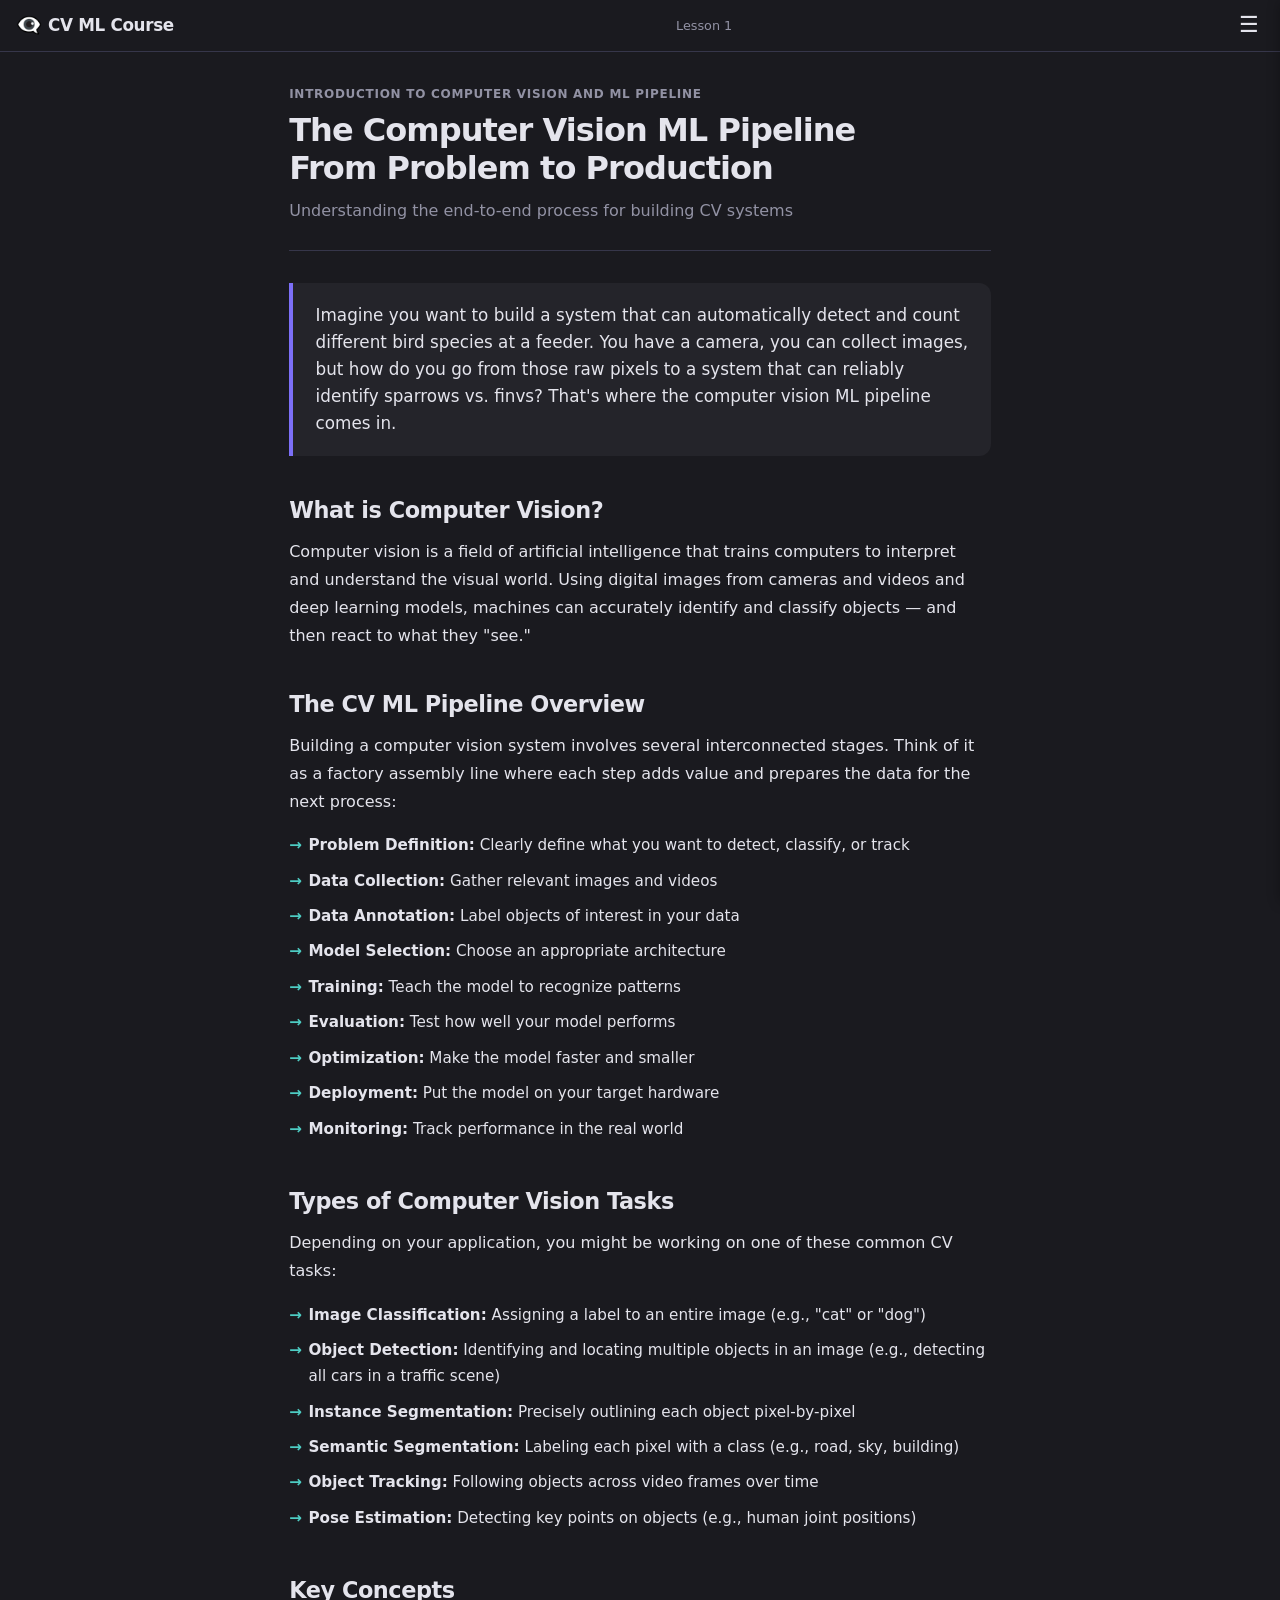
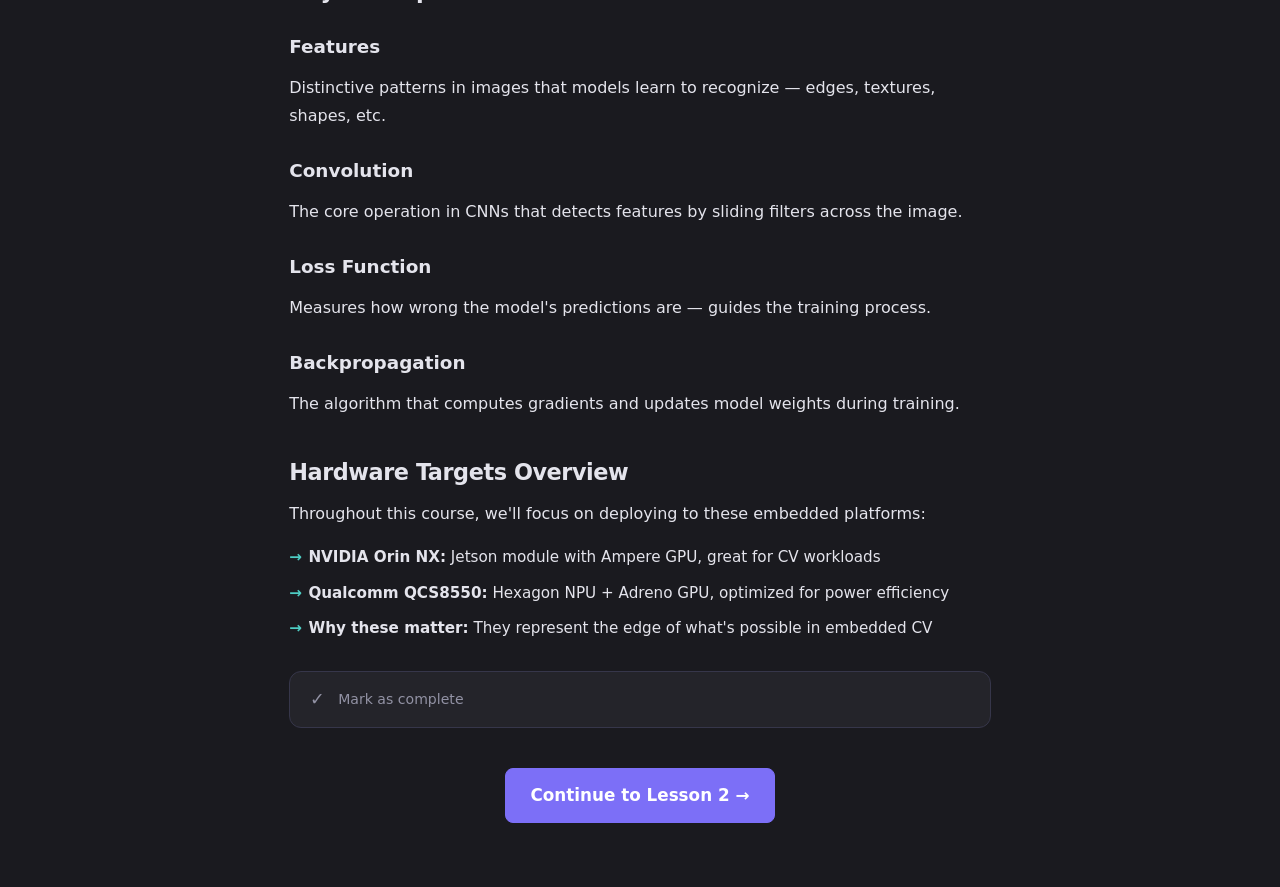
<file: cv-ml-course/lesson1.html>
<!DOCTYPE html>
<html lang="en">
<head>
<meta charset="UTF-8">
<meta name="viewport" content="width=device-width, initial-scale=1.0">
<title>Computer Vision ML: Introduction to Computer Vision and ML Pipeline</title>
<link rel="stylesheet" href="assets/style.css">
</head>
<body data-lesson="1">

<!-- Navigation -->
<nav class="top-nav">
  <a href="index.html" class="nav-brand">
    <span class="emoji">👁️‍🗨️</span> CV ML Course
  </a>
  <span class="nav-lesson">Lesson 1</span>
  <button class="menu-btn" aria-label="Lessons">☰</button>
</nav>

<!-- Lesson Drawer -->
<div class="drawer-overlay"></div>
<aside class="lesson-drawer">
  <div class="drawer-header">
    <h3>Course Syllabus</h3>
    <button class="drawer-close">✕</button>
  </div>
  <ul class="lesson-list">
    <li><a href="index.html"><span class="lesson-num">🏠</span>Home</a></li>
    <li><a href="lesson1.html" class="active"><span class="lesson-num">01</span> Introduction to Computer Vision and ML Pipeline <span class="lesson-check" data-lesson="1">✓</span></a></li>
    <li><a href="lesson2.html"><span class="lesson-num">02</span> Data Collection and Annotation <span class="lesson-check" data-lesson="2"></span></a></li>
    <li><a href="lesson3.html"><span class="lesson-num">03</span> Model Architecture Selection <span class="lesson-check" data-lesson="3"></span></a></li>
    <li><a href="lesson4.html"><span class="lesson-num">04</span> Training Fundamentals and PyTorch Basics <span class="lesson-check" data-lesson="4"></span></a></li>
    <li><a href="lesson5.html"><span class="lesson-num">05</span> Model Optimization and Quantization <span class="lesson-check" data-lesson="5"></span></a></li>
    <li><a href="lesson6.html"><span class="lesson-num">06</span> Deployment to Embedded Systems <span class="lesson-check" data-lesson="6"></span></a></li>
    <li><a href="lesson7.html"><span class="lesson-num">07</span> Real-time Inference and Tracking <span class="lesson-check" data-lesson="7"></span></a></li>
    <li><a href="lesson8.html"><span class="lesson-num">08</span> ONNX Conversion and Optimization <span class="lesson-check" data-lesson="8"></span></a></li>
    <li><a href="lesson9.html"><span class="lesson-num">09</span> End-to-End Project and Best Practices <span class="lesson-check" data-lesson="9"></span></a></li>
  </ul>
  <div class="progress-bar"><div class="progress-bar-fill" style="width:10%"></div></div>
</aside>

<!-- Main Content -->
<main class="container">
  <header class="lesson-header">
    <div class="lesson-meta">Introduction to Computer Vision and ML Pipeline</div>
    <h1>The Computer Vision ML Pipeline<br>From Problem to Production</h1>
    <p class="lesson-subtitle">Understanding the end-to-end process for building CV systems</p>
  </header>

  <div class="story-hook">
    Imagine you want to build a system that can automatically detect and count different bird species at a feeder. You have a camera, you can collect images, but how do you go from those raw pixels to a system that can reliably identify sparrows vs. finvs? That's where the computer vision ML pipeline comes in.
  </div>

  <h2>What is Computer Vision?</h2>
  <p>
    Computer vision is a field of artificial intelligence that trains computers to interpret and understand the visual world. Using digital images from cameras and videos and deep learning models, machines can accurately identify and classify objects — and then react to what they "see."
  </p>

  <h2>The CV ML Pipeline Overview</h2>
  <p>
    Building a computer vision system involves several interconnected stages. Think of it as a factory assembly line where each step adds value and prepares the data for the next process:
  </p>

  <ol class="content-list">
    <li><strong>Problem Definition:</strong> Clearly define what you want to detect, classify, or track</li>
    <li><strong>Data Collection:</strong> Gather relevant images and videos</li>
    <li><strong>Data Annotation:</strong> Label objects of interest in your data</li>
    <li><strong>Model Selection:</strong> Choose an appropriate architecture</li>
    <li><strong>Training:</strong> Teach the model to recognize patterns</li>
    <li><strong>Evaluation:</strong> Test how well your model performs</li>
    <li><strong>Optimization:</strong> Make the model faster and smaller</li>
    <li><strong>Deployment:</strong> Put the model on your target hardware</li>
    <li><strong>Monitoring:</strong> Track performance in the real world</li>
  </ol>

  <h2>Types of Computer Vision Tasks</h2>
  <p>
    Depending on your application, you might be working on one of these common CV tasks:
  </p>

  <ul class="content-list">
    <li><strong>Image Classification:</strong> Assigning a label to an entire image (e.g., "cat" or "dog")</li>
    <li><strong>Object Detection:</strong> Identifying and locating multiple objects in an image (e.g., detecting all cars in a traffic scene)</li>
    <li><strong>Instance Segmentation:</strong> Precisely outlining each object pixel-by-pixel</li>
    <li><strong>Semantic Segmentation:</strong> Labeling each pixel with a class (e.g., road, sky, building)</li>
    <li><strong>Object Tracking:</strong> Following objects across video frames over time</li>
    <li><strong>Pose Estimation:</strong> Detecting key points on objects (e.g., human joint positions)</li>
  </ul>

  <h2>Key Concepts</h2>
  <div class="concept-grid">
    <div class="concept-card">
      <h3>Features</h3>
      <p>Distinctive patterns in images that models learn to recognize — edges, textures, shapes, etc.</p>
    </div>
    <div class="concept-card">
      <h3>Convolution</h3>
      <p>The core operation in CNNs that detects features by sliding filters across the image.</p>
    </div>
    <div class="concept-card">
      <h3>Loss Function</h3>
      <p>Measures how wrong the model's predictions are — guides the training process.</p>
    </div>
    <div class="concept-card">
      <h3>Backpropagation</h3>
      <p>The algorithm that computes gradients and updates model weights during training.</p>
    </div>
  </div>

  <h2>Hardware Targets Overview</h2>
  <p>
    Throughout this course, we'll focus on deploying to these embedded platforms:
  </p>

  <ul class="content-list">
    <li><strong>NVIDIA Orin NX:</strong> Jetson module with Ampere GPU, great for CV workloads</li>
    <li><strong>Qualcomm QCS8550:</strong> Hexagon NPU + Adreno GPU, optimized for power efficiency</li>
    <li><strong>Why these matter:</strong> They represent the edge of what's possible in embedded CV</li>
  </ul>

  <!-- Completion -->
  <div class="completion-box">
    <span class="check-icon">✓</span>
    <span class="check-text">Mark as complete</span>
  </div>

  <div style="text-align:center;margin-top:2.5rem;">
    <a href="lesson2.html" class="nav-btn next" style="display:inline-flex;font-size:1.05rem;padding:0.75rem 1.5rem;">
      Continue to Lesson 2 → 
    </a>
  </div>
</main>

<script src="assets/nav.js"></script>
<script src="assets/audio.js"></script>
</body>
</html>
</file>
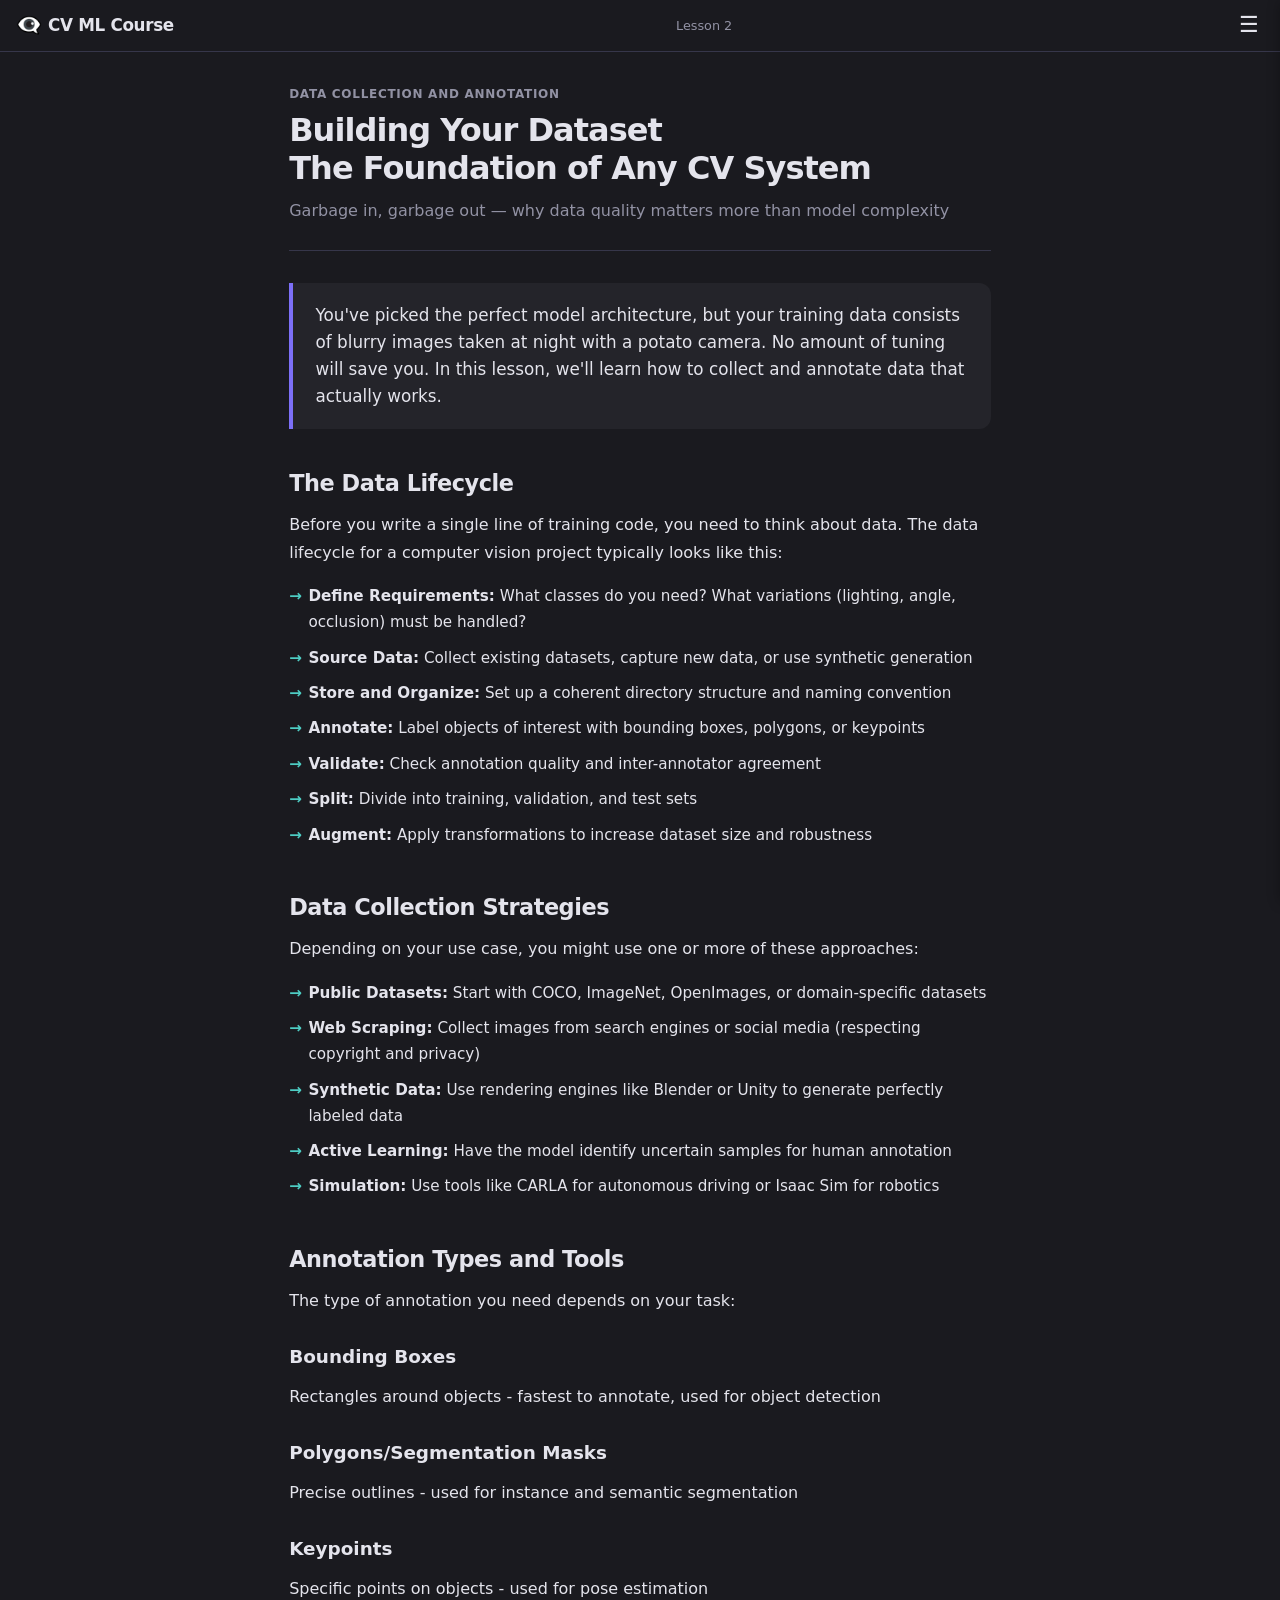
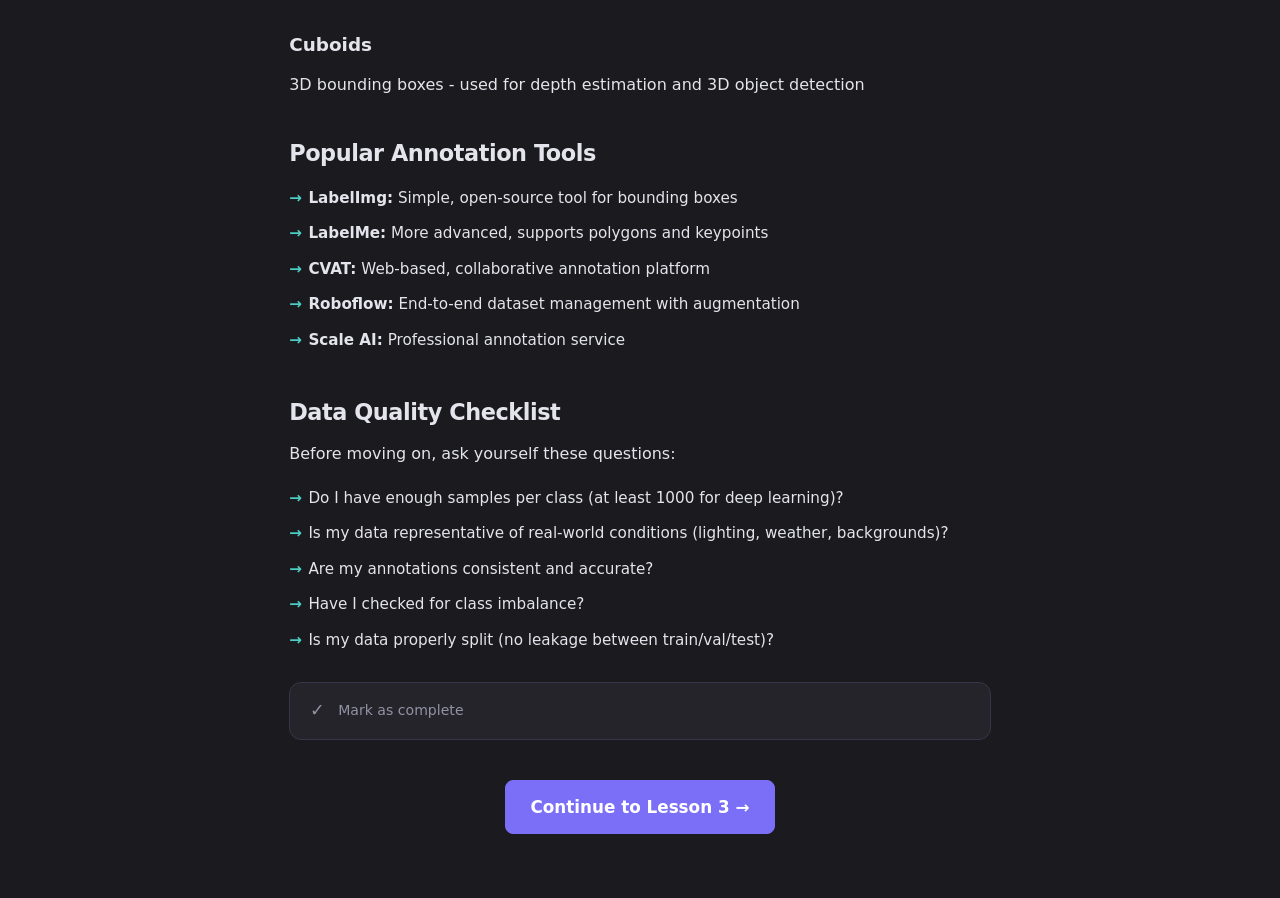
<file: cv-ml-course/lesson2.html>
<!DOCTYPE html>
<html lang="en">
<head>
<meta charset="UTF-8">
<meta name="viewport" content="width=device-width, initial-scale=1.0">
<title>Computer Vision ML: Data Collection and Annotation</title>
<link rel="stylesheet" href="assets/style.css">
</head>
<body data-lesson="2">

<!-- Navigation -->
<nav class="top-nav">
  <a href="index.html" class="nav-brand">
    <span class="emoji">👁️‍🗨️</span> CV ML Course
  </a>
  <span class="nav-lesson">Lesson 2</span>
  <button class="menu-btn" aria-label="Lessons">☰</button>
</nav>

<!-- Lesson Drawer -->
<div class="drawer-overlay"></div>
<aside class="lesson-drawer">
  <div class="drawer-header">
    <h3>Course Syllabus</h3>
    <button class="drawer-close">✕</button>
  </div>
  <ul class="lesson-list">
    <li><a href="index.html"><span class="lesson-num">🏠</span>Home</a></li>
    <li><a href="lesson1.html"><span class="lesson-num">01</span> Introduction to Computer Vision and ML Pipeline <span class="lesson-check" data-lesson="1">✓</span></a></li>
    <li><a href="lesson2.html" class="active"><span class="lesson-num">02</span> Data Collection and Annotation <span class="lesson-check" data-lesson="2">✓</span></a></li>
    <li><a href="lesson3.html"><span class="lesson-num">03</span> Model Architecture Selection <span class="lesson-check" data-lesson="3"></span></a></li>
    <li><a href="lesson4.html"><span class="lesson-num">04</span> Training Fundamentals and PyTorch Basics <span class="lesson-check" data-lesson="4"></span></a></li>
    <li><a href="lesson5.html"><span class="lesson-num">05</span> Model Optimization and Quantization <span class="lesson-check" data-lesson="5"></span></a></li>
    <li><a href="lesson6.html"><span class="lesson-num">06</span> Deployment to Embedded Systems <span class="lesson-check" data-lesson="6"></span></a></li>
    <li><a href="lesson7.html"><span class="lesson-num">07</span> Real-time Inference and Tracking <span class="lesson-check" data-lesson="7"></span></a></li>
    <li><a href="lesson8.html"><span class="lesson-num">08</span> ONNX Conversion and Optimization <span class="lesson-check" data-lesson="8"></span></a></li>
    <li><a href="lesson9.html"><span class="lesson-num">09</span> End-to-End Project and Best Practices <span class="lesson-check" data-lesson="9"></span></a></li>
  </ul>
  <div class="progress-bar"><div class="progress-bar-fill" style="width:20%"></div></div>
</aside>

<!-- Main Content -->
<main class="container">
  <header class="lesson-header">
    <div class="lesson-meta">Data Collection and Annotation</div>
    <h1>Building Your Dataset<br>The Foundation of Any CV System</h1>
    <p class="lesson-subtitle">Garbage in, garbage out — why data quality matters more than model complexity</p>
  </header>

  <div class="story-hook">
    You've picked the perfect model architecture, but your training data consists of blurry images taken at night with a potato camera. No amount of tuning will save you. In this lesson, we'll learn how to collect and annotate data that actually works.
  </div>

  <h2>The Data Lifecycle</h2>
  <p>
    Before you write a single line of training code, you need to think about data. The data lifecycle for a computer vision project typically looks like this:
  </p>

  <ol class="content-list">
    <li><strong>Define Requirements:</strong> What classes do you need? What variations (lighting, angle, occlusion) must be handled?</li>
    <li><strong>Source Data:</strong> Collect existing datasets, capture new data, or use synthetic generation</li>
    <li><strong>Store and Organize:</strong> Set up a coherent directory structure and naming convention</li>
    <li><strong>Annotate:</strong> Label objects of interest with bounding boxes, polygons, or keypoints</li>
    <li><strong>Validate:</strong> Check annotation quality and inter-annotator agreement</li>
    <li><strong>Split:</strong> Divide into training, validation, and test sets</li>
    <li><strong>Augment:</strong> Apply transformations to increase dataset size and robustness</li>
  </ol>

  <h2>Data Collection Strategies</h2>
  <p>
    Depending on your use case, you might use one or more of these approaches:
  </p>

  <ul class="content-list">
    <li><strong>Public Datasets:</strong> Start with COCO, ImageNet, OpenImages, or domain-specific datasets</li>
    <li><strong>Web Scraping:</strong> Collect images from search engines or social media (respecting copyright and privacy)</li>
    <li><strong>Synthetic Data:</strong> Use rendering engines like Blender or Unity to generate perfectly labeled data</li>
    <li><strong>Active Learning:</strong> Have the model identify uncertain samples for human annotation</li>
    <li><strong>Simulation:</strong> Use tools like CARLA for autonomous driving or Isaac Sim for robotics</li>
  </ul>

  <h2>Annotation Types and Tools</h2>
  <p>
    The type of annotation you need depends on your task:
  </p>

  <div class="concept-grid">
    <div class="concept-card">
      <h3>Bounding Boxes</h3>
      <p>Rectangles around objects - fastest to annotate, used for object detection</p>
    </div>
    <div class="concept-card">
      <h3>Polygons/Segmentation Masks</h3>
      <p>Precise outlines - used for instance and semantic segmentation</p>
    </div>
    <div class="concept-card">
      <h3>Keypoints</h3>
      <p>Specific points on objects - used for pose estimation</p>
    </div>
    <div class="concept-card">
      <h3>Cuboids</h3>
      <p>3D bounding boxes - used for depth estimation and 3D object detection</p>
    </div>
  </div>

  <h2>Popular Annotation Tools</h2>
  <ul class="content-list">
    <li><strong>LabelImg:</strong> Simple, open-source tool for bounding boxes</li>
    <li><strong>LabelMe:</strong> More advanced, supports polygons and keypoints</li>
    <li><strong>CVAT:</strong> Web-based, collaborative annotation platform</li>
    <li><strong>Roboflow:</strong> End-to-end dataset management with augmentation</li>
    <li><strong>Scale AI:</strong> Professional annotation service</li>
  </ul>

  <h2>Data Quality Checklist</h2>
  <p>
    Before moving on, ask yourself these questions:
  </p>

  <ol class="content-list">
    <li>Do I have enough samples per class (at least 1000 for deep learning)?</li>
    <li>Is my data representative of real-world conditions (lighting, weather, backgrounds)?</li>
    <li>Are my annotations consistent and accurate?</li>
    <li>Have I checked for class imbalance?</li>
    <li>Is my data properly split (no leakage between train/val/test)?</li>
  </ol>

  <!-- Completion -->
  <div class="completion-box">
    <span class="check-icon">✓</span>
    <span class="check-text">Mark as complete</span>
  </div>

  <div style="text-align:center;margin-top:2.5rem;">
    <a href="lesson3.html" class="nav-btn next" style="display:inline-flex;font-size:1.05rem;padding:0.75rem 1.5rem;">
      Continue to Lesson 3 → 
    </a>
  </div>
</main>

<script src="assets/nav.js"></script>
<script src="assets/audio.js"></script>
</body>
</html>
</file>
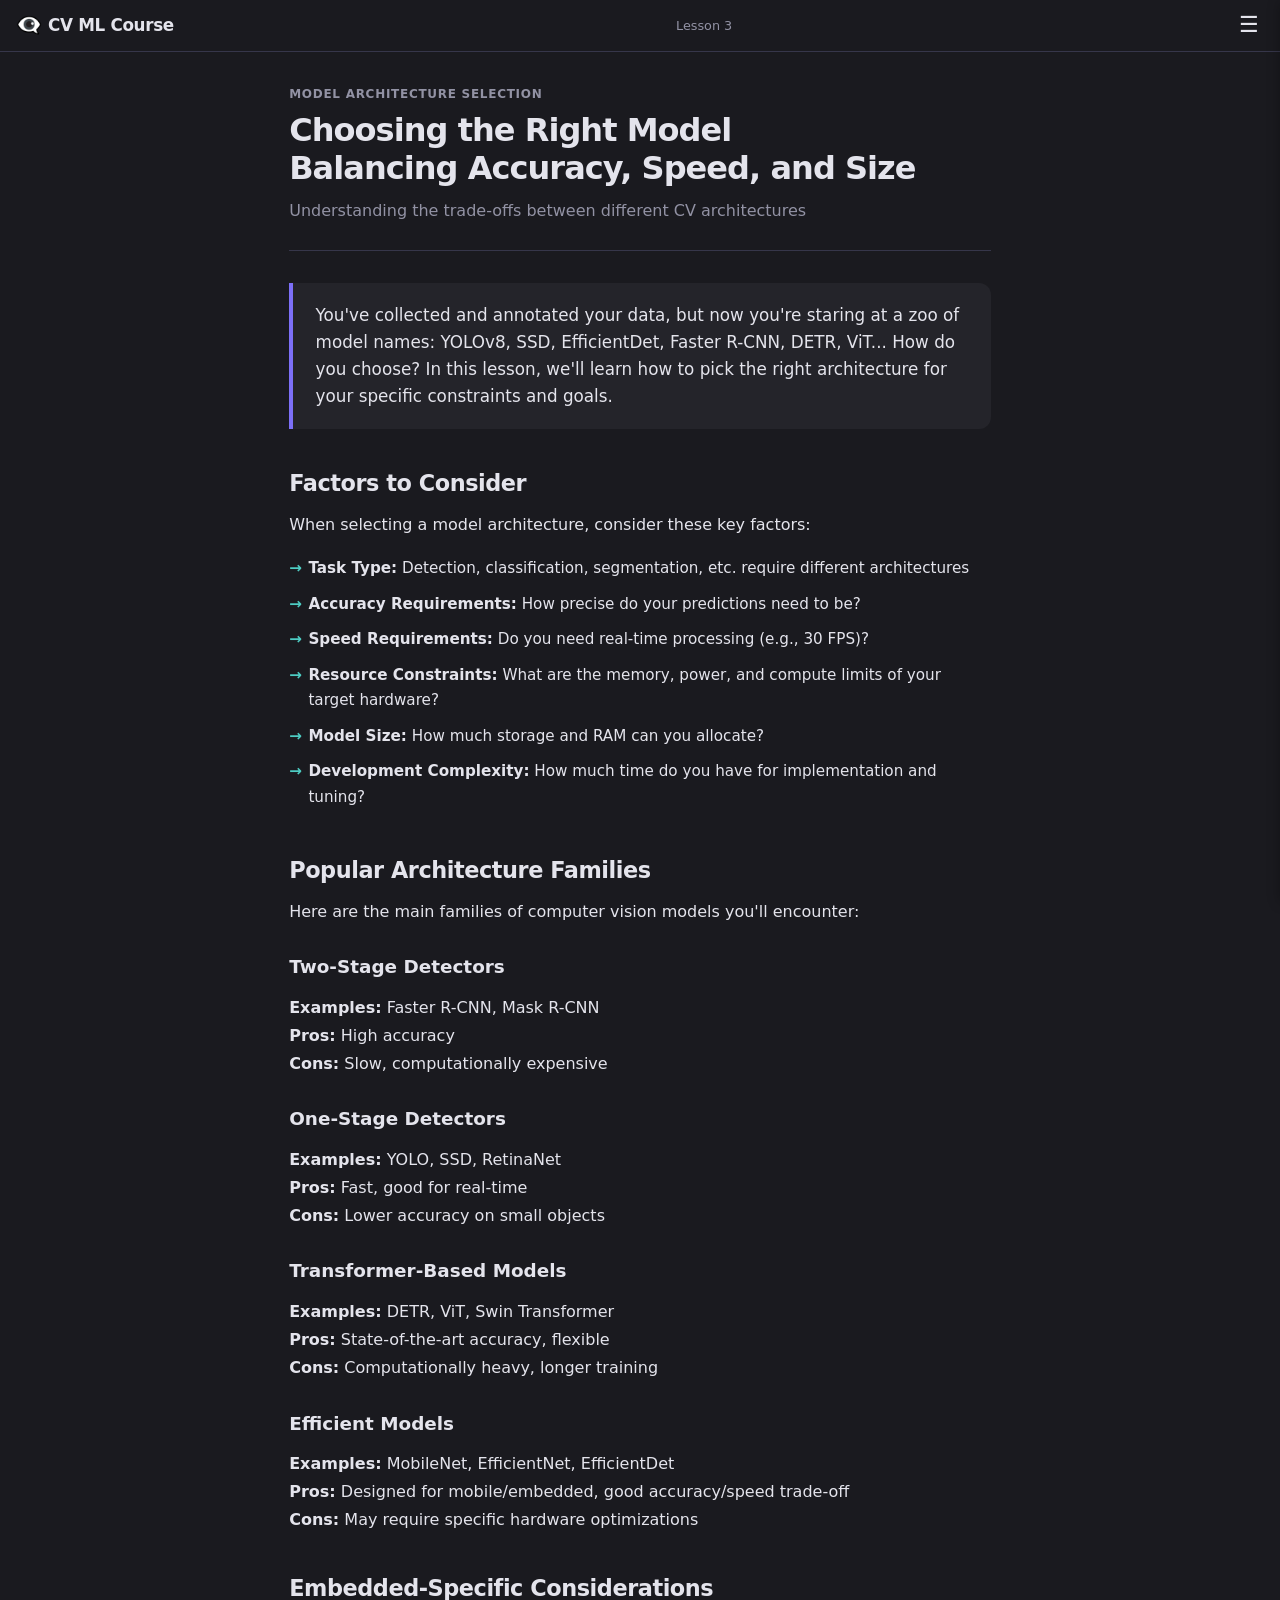
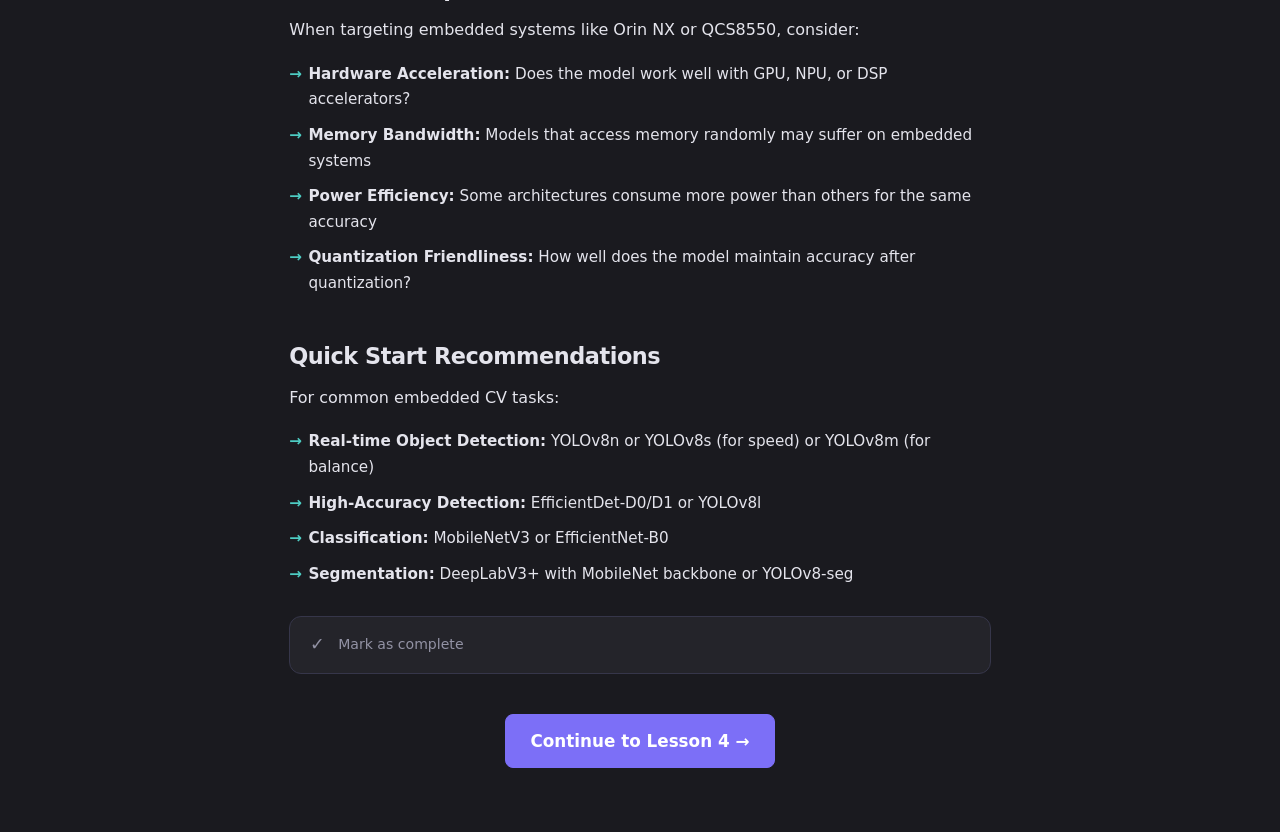
<file: cv-ml-course/lesson3.html>
<!DOCTYPE html>
<html lang="en">
<head>
<meta charset="UTF-8">
<meta name="viewport" content="width=device-width, initial-scale=1.0">
<title>Computer Vision ML: Model Architecture Selection</title>
<link rel="stylesheet" href="assets/style.css">
</head>
<body data-lesson="3">

<!-- Navigation -->
<nav class="top-nav">
  <a href="index.html" class="nav-brand">
    <span class="emoji">👁️‍🗨️</span> CV ML Course
  </a>
  <span class="nav-lesson">Lesson 3</span>
  <button class="menu-btn" aria-label="Lessons">☰</button>
</nav>

<!-- Lesson Drawer -->
<div class="drawer-overlay"></div>
<aside class="lesson-drawer">
  <div class="drawer-header">
    <h3>Course Syllabus</h3>
    <button class="drawer-close">✕</button>
  </div>
  <ul class="lesson-list">
    <li><a href="index.html"><span class="lesson-num">🏠</span>Home</a></li>
    <li><a href="lesson1.html"><span class="lesson-num">01</span> Introduction to Computer Vision and ML Pipeline <span class="lesson-check" data-lesson="1">✓</span></a></li>
    <li><a href="lesson2.html"><span class="lesson-num">02</span> Data Collection and Annotation <span class="lesson-check" data-lesson="2">✓</span></a></li>
    <li><a href="lesson3.html" class="active"><span class="lesson-num">03</span> Model Architecture Selection <span class="lesson-check" data-lesson="3">✓</span></a></li>
    <li><a href="lesson4.html"><span class="lesson-num">04</span> Training Fundamentals and PyTorch Basics <span class="lesson-check" data-lesson="4"></span></a></li>
    <li><a href="lesson5.html"><span class="lesson-num">05</span> Model Optimization and Quantization <span class="lesson-check" data-lesson="5"></span></a></li>
    <li><a href="lesson6.html"><span class="lesson-num">06</span> Deployment to Embedded Systems <span class="lesson-check" data-lesson="6"></span></a></li>
    <li><a href="lesson7.html"><span class="lesson-num">07</span> Real-time Inference and Tracking <span class="lesson-check" data-lesson="7"></span></a></li>
    <li><a href="lesson8.html"><span class="lesson-num">08</span> ONNX Conversion and Optimization <span class="lesson-check" data-lesson="8"></span></a></li>
    <li><a href="lesson9.html"><span class="lesson-num">09</span> End-to-End Project and Best Practices <span class="lesson-check" data-lesson="9"></span></a></li>
  </ul>
  <div class="progress-bar"><div class="progress-bar-fill" style="width:30%"></div></div>
</aside>

<!-- Main Content -->
<main class="container">
  <header class="lesson-header">
    <div class="lesson-meta">Model Architecture Selection</div>
    <h1>Choosing the Right Model<br>Balancing Accuracy, Speed, and Size</h1>
    <p class="lesson-subtitle">Understanding the trade-offs between different CV architectures</p>
  </header>

  <div class="story-hook">
    You've collected and annotated your data, but now you're staring at a zoo of model names: YOLOv8, SSD, EfficientDet, Faster R-CNN, DETR, ViT... How do you choose? In this lesson, we'll learn how to pick the right architecture for your specific constraints and goals.
  </div>

  <h2>Factors to Consider</h2>
  <p>
    When selecting a model architecture, consider these key factors:
  </p>

  <ul class="content-list">
    <li><strong>Task Type:</strong> Detection, classification, segmentation, etc. require different architectures</li>
    <li><strong>Accuracy Requirements:</strong> How precise do your predictions need to be?</li>
    <li><strong>Speed Requirements:</strong> Do you need real-time processing (e.g., 30 FPS)?</li>
    <li><strong>Resource Constraints:</strong> What are the memory, power, and compute limits of your target hardware?</li>
    <li><strong>Model Size:</strong> How much storage and RAM can you allocate?</li>
    <li><strong>Development Complexity:</strong> How much time do you have for implementation and tuning?</li>
  </ul>

  <h2>Popular Architecture Families</h2>
  <p>
    Here are the main families of computer vision models you'll encounter:
  </p>

  <div class="concept-grid">
    <div class="concept-card">
      <h3>Two-Stage Detectors</h3>
      <p><strong>Examples:</strong> Faster R-CNN, Mask R-CNN<br>
         <strong>Pros:</strong> High accuracy<br>
         <strong>Cons:</strong> Slow, computationally expensive</p>
    </div>
    <div class="concept-card">
      <h3>One-Stage Detectors</h3>
      <p><strong>Examples:</strong> YOLO, SSD, RetinaNet<br>
         <strong>Pros:</strong> Fast, good for real-time<br>
         <strong>Cons:</strong> Lower accuracy on small objects</p>
    </div>
    <div class="concept-card">
      <h3>Transformer-Based Models</h3>
      <p><strong>Examples:</strong> DETR, ViT, Swin Transformer<br>
         <strong>Pros:</strong> State-of-the-art accuracy, flexible<br>
         <strong>Cons:</strong> Computationally heavy, longer training</p>
    </div>
    <div class="concept-card">
      <h3>Efficient Models</h3>
      <p><strong>Examples:</strong> MobileNet, EfficientNet, EfficientDet<br>
         <strong>Pros:</strong> Designed for mobile/embedded, good accuracy/speed trade-off<br>
         <strong>Cons:</strong> May require specific hardware optimizations</p>
    </div>
  </div>

  <h2>Embedded-Specific Considerations</h2>
  <p>
    When targeting embedded systems like Orin NX or QCS8550, consider:
  </p>

  <ol class="content-list">
    <li><strong>Hardware Acceleration:</strong> Does the model work well with GPU, NPU, or DSP accelerators?</li>
    <li><strong>Memory Bandwidth:</strong> Models that access memory randomly may suffer on embedded systems</li>
    <li><strong>Power Efficiency:</strong> Some architectures consume more power than others for the same accuracy</li>
    <li><strong>Quantization Friendliness:</strong> How well does the model maintain accuracy after quantization?</li>
  </ol>

  <h2>Quick Start Recommendations</h2>
  <p>
    For common embedded CV tasks:
  </p>

  <ul class="content-list">
    <li><strong>Real-time Object Detection:</strong> YOLOv8n or YOLOv8s (for speed) or YOLOv8m (for balance)</li>
    <li><strong>High-Accuracy Detection:</strong> EfficientDet-D0/D1 or YOLOv8l</li>
    <li><strong>Classification:</strong> MobileNetV3 or EfficientNet-B0</li>
    <li><strong>Segmentation:</strong> DeepLabV3+ with MobileNet backbone or YOLOv8-seg</li>
  </ul>

  <!-- Completion -->
  <div class="completion-box">
    <span class="check-icon">✓</span>
    <span class="check-text">Mark as complete</span>
  </div>

  <div style="text-align:center;margin-top:2.5rem;">
    <a href="lesson4.html" class="nav-btn next" style="display:inline-flex;font-size:1.05rem;padding:0.75rem 1.5rem;">
      Continue to Lesson 4 → 
    </a>
  </div>
</main>

<script src="assets/nav.js"></script>
<script src="assets/audio.js"></script>
</body>
</html>
</file>
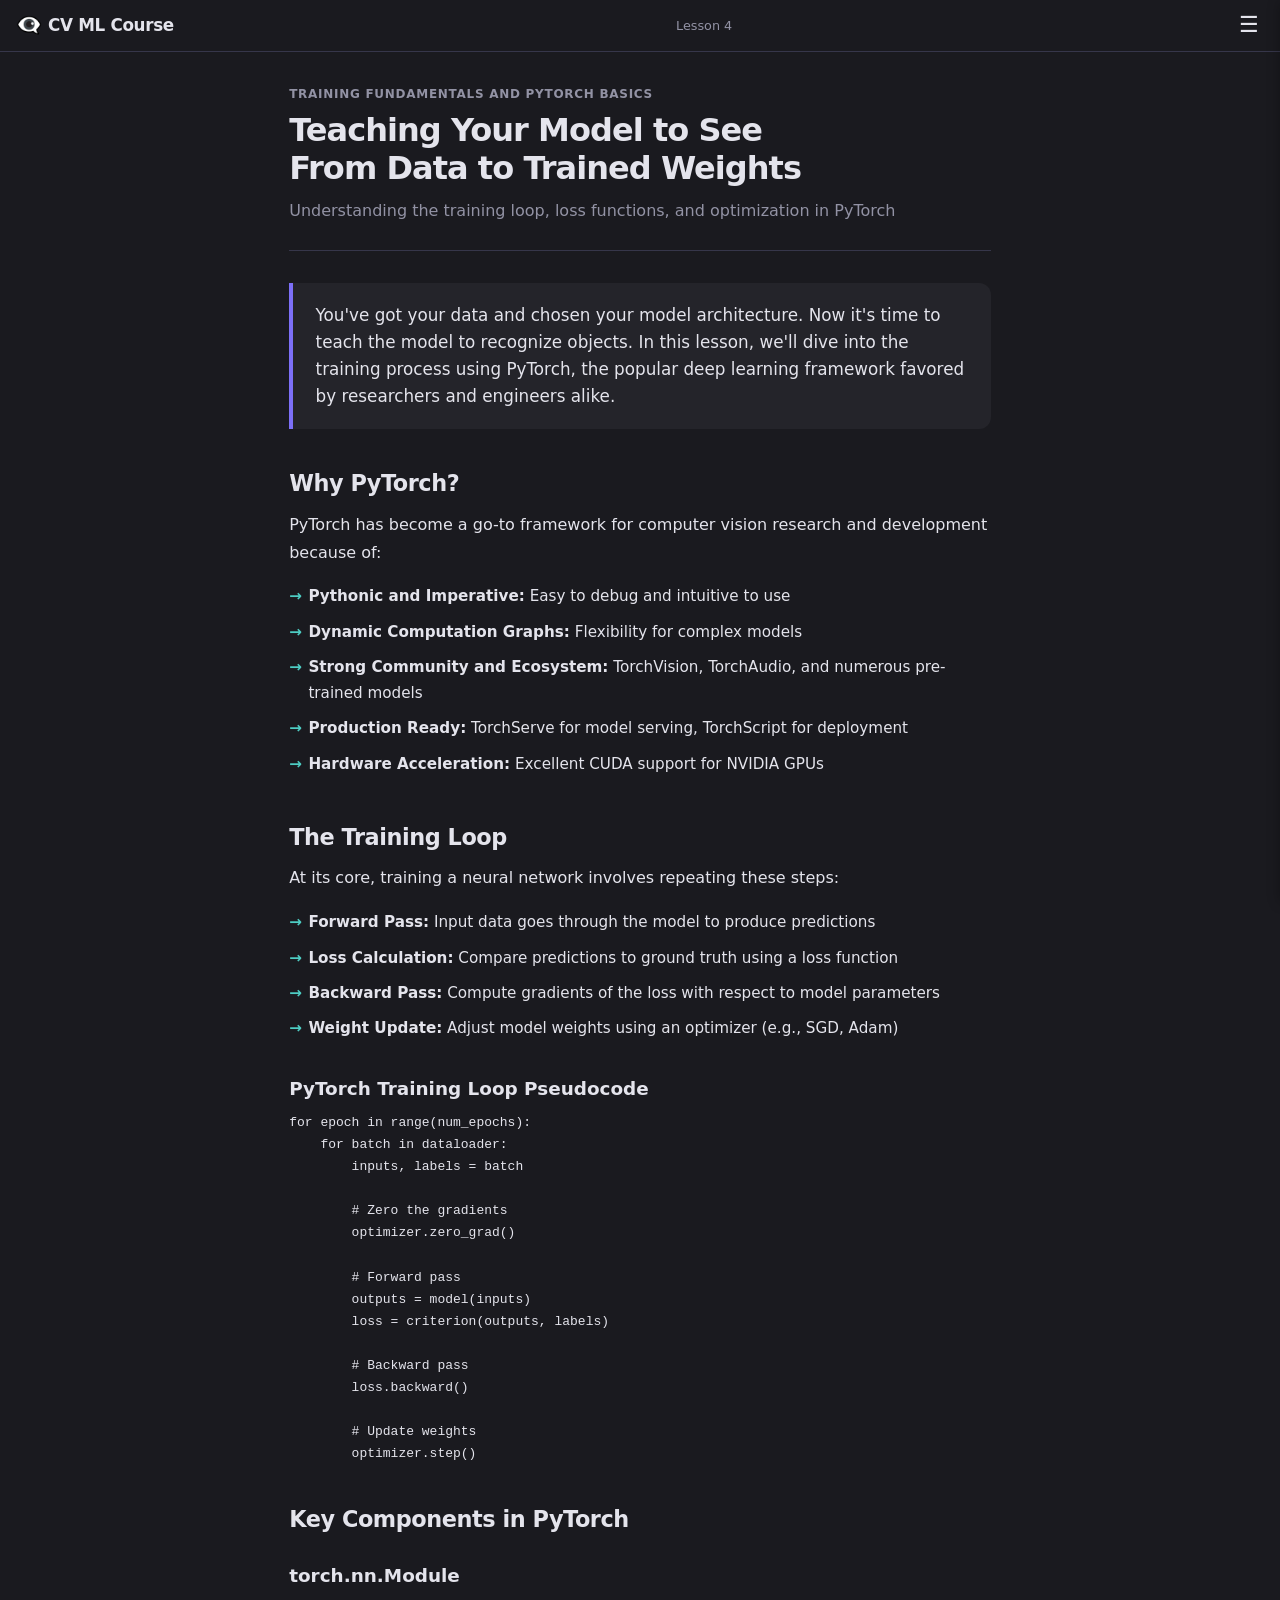
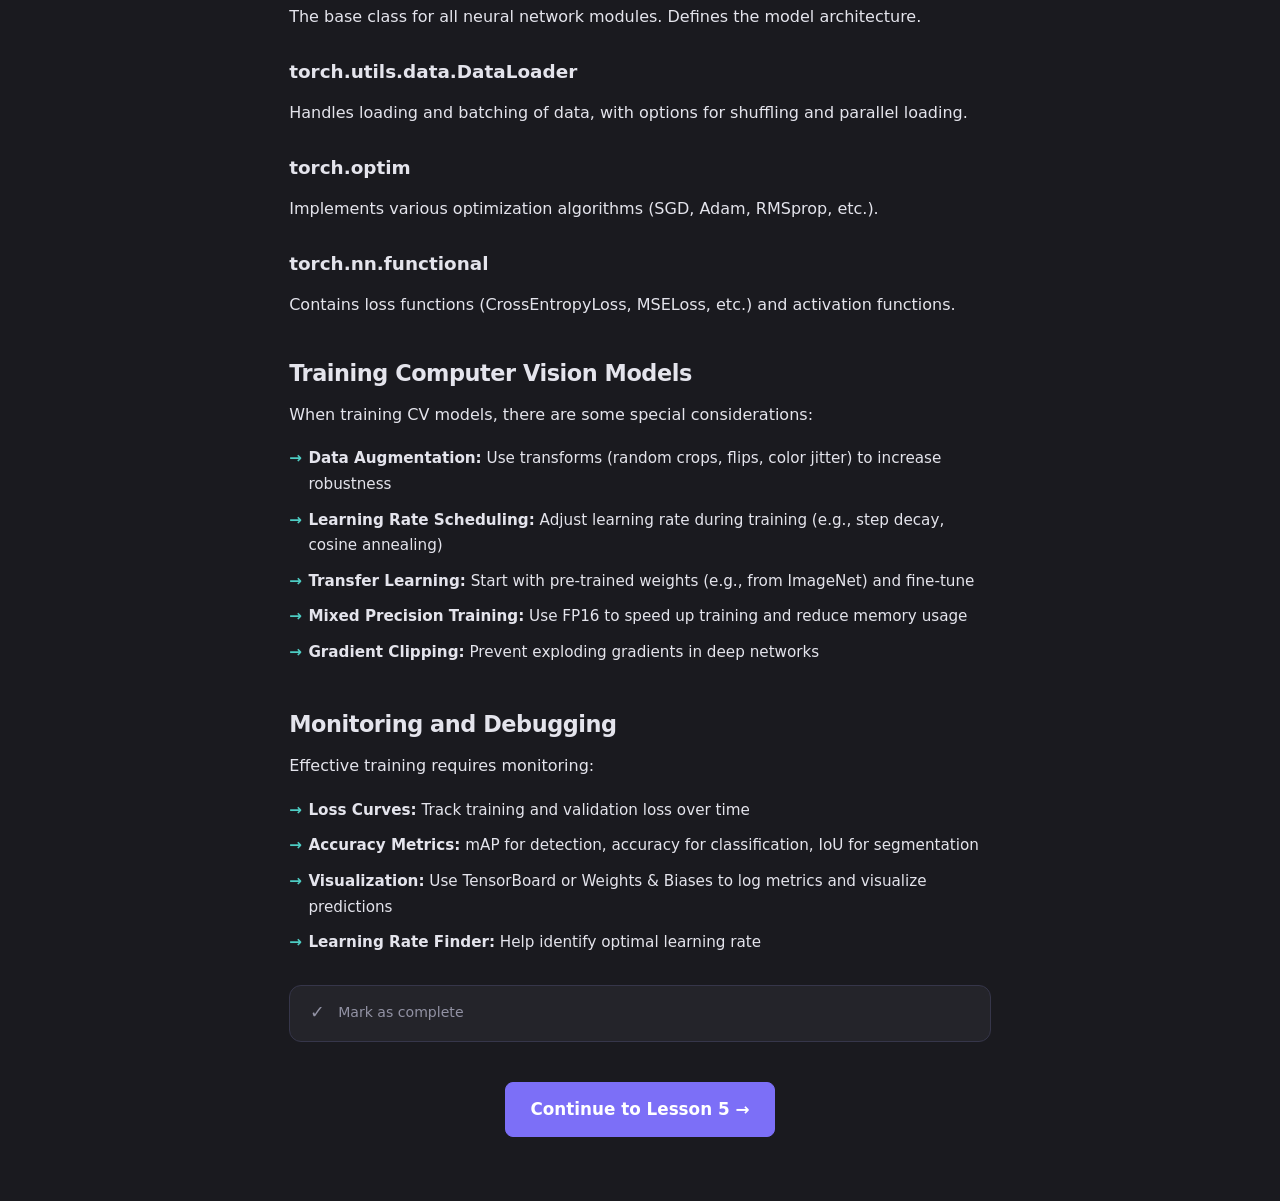
<file: cv-ml-course/lesson4.html>
<!DOCTYPE html>
<html lang="en">
<head>
<meta charset="UTF-8">
<meta name="viewport" content="width=device-width, initial-scale=1.0">
<title>Computer Vision ML: Training Fundamentals and PyTorch Basics</title>
<link rel="stylesheet" href="assets/style.css">
</head>
<body data-lesson="4">

<!-- Navigation -->
<nav class="top-nav">
  <a href="index.html" class="nav-brand">
    <span class="emoji">👁️‍🗨️</span> CV ML Course
  </a>
  <span class="nav-lesson">Lesson 4</span>
  <button class="menu-btn" aria-label="Lessons">☰</button>
</nav>

<!-- Lesson Drawer -->
<div class="drawer-overlay"></div>
<aside class="lesson-drawer">
  <div class="drawer-header">
    <h3>Course Syllabus</h3>
    <button class="drawer-close">✕</button>
  </div>
  <ul class="lesson-list">
    <li><a href="index.html"><span class="lesson-num">🏠</span>Home</a></li>
    <li><a href="lesson1.html"><span class="lesson-num">01</span> Introduction to Computer Vision and ML Pipeline <span class="lesson-check" data-lesson="1">✓</span></a></li>
    <li><a href="lesson2.html"><span class="lesson-num">02</span> Data Collection and Annotation <span class="lesson-check" data-lesson="2">✓</span></a></li>
    <li><a href="lesson3.html"><span class="lesson-num">03</span> Model Architecture Selection <span class="lesson-check" data-lesson="3">✓</span></a></li>
    <li><a href="lesson4.html" class="active"><span class="lesson-num">04</span> Training Fundamentals and PyTorch Basics <span class="lesson-check" data-lesson="4">✓</span></a></li>
    <li><a href="lesson5.html"><span class="lesson-num">05</span> Model Optimization and Quantization <span class="lesson-check" data-lesson="5"></span></a></li>
    <li><a href="lesson6.html"><span class="lesson-num">06</span> Deployment to Embedded Systems <span class="lesson-check" data-lesson="6"></span></a></li>
    <li><a href="lesson7.html"><span class="lesson-num">07</span> Real-time Inference and Tracking <span class="lesson-check" data-lesson="7"></span></a></li>
    <li><a href="lesson8.html"><span class="lesson-num">08</span> ONNX Conversion and Optimization <span class="lesson-check" data-lesson="8"></span></a></li>
    <li><a href="lesson9.html"><span class="lesson-num">09</span> End-to-End Project and Best Practices <span class="lesson-check" data-lesson="9"></span></a></li>
  </ul>
  <div class="progress-bar"><div class="progress-bar-fill" style="width:40%"></div></div>
</aside>

<!-- Main Content -->
<main class="container">
  <header class="lesson-header">
    <div class="lesson-meta">Training Fundamentals and PyTorch Basics</div>
    <h1>Teaching Your Model to See<br>From Data to Trained Weights</h1>
    <p class="lesson-subtitle">Understanding the training loop, loss functions, and optimization in PyTorch</p>
  </header>

  <div class="story-hook">
    You've got your data and chosen your model architecture. Now it's time to teach the model to recognize objects. In this lesson, we'll dive into the training process using PyTorch, the popular deep learning framework favored by researchers and engineers alike.
  </div>

  <h2>Why PyTorch?</h2>
  <p>
    PyTorch has become a go-to framework for computer vision research and development because of:
  </p>

  <ul class="content-list">
    <li><strong>Pythonic and Imperative:</strong> Easy to debug and intuitive to use</li>
    <li><strong>Dynamic Computation Graphs:</strong> Flexibility for complex models</li>
    <li><strong>Strong Community and Ecosystem:</strong> TorchVision, TorchAudio, and numerous pre-trained models</li>
    <li><strong>Production Ready:</strong> TorchServe for model serving, TorchScript for deployment</li>
    <li><strong>Hardware Acceleration:</strong> Excellent CUDA support for NVIDIA GPUs</li>
  </ul>

  <h2>The Training Loop</h2>
  <p>
    At its core, training a neural network involves repeating these steps:
  </p>

  <ol class="content-list">
    <li><strong>Forward Pass:</strong> Input data goes through the model to produce predictions</li>
    <li><strong>Loss Calculation:</strong> Compare predictions to ground truth using a loss function</li>
    <li><strong>Backward Pass:</strong> Compute gradients of the loss with respect to model parameters</li>
    <li><strong>Weight Update:</strong> Adjust model weights using an optimizer (e.g., SGD, Adam)</li>
  </ol>

  <div class="concept-card">
    <h3>PyTorch Training Loop Pseudocode</h3>
    <pre><code>for epoch in range(num_epochs):
    for batch in dataloader:
        inputs, labels = batch
        
        # Zero the gradients
        optimizer.zero_grad()
        
        # Forward pass
        outputs = model(inputs)
        loss = criterion(outputs, labels)
        
        # Backward pass
        loss.backward()
        
        # Update weights
        optimizer.step()</code></pre>
  </div>

  <h2>Key Components in PyTorch</h2>
  <div class="concept-grid">
    <div class="concept-card">
      <h3>torch.nn.Module</h3>
      <p>The base class for all neural network modules. Defines the model architecture.</p>
    </div>
    <div class="concept-card">
      <h3>torch.utils.data.DataLoader</h3>
      <p>Handles loading and batching of data, with options for shuffling and parallel loading.</p>
    </div>
    <div class="concept-card">
      <h3>torch.optim</h3>
      <p>Implements various optimization algorithms (SGD, Adam, RMSprop, etc.).</p>
    </div>
    <div class="concept-card">
      <h3>torch.nn.functional</h3>
      <p>Contains loss functions (CrossEntropyLoss, MSELoss, etc.) and activation functions.</p>
    </div>
  </div>

  <h2>Training Computer Vision Models</h2>
  <p>
    When training CV models, there are some special considerations:
  </p>

  <ul class="content-list">
    <li><strong>Data Augmentation:</strong> Use transforms (random crops, flips, color jitter) to increase robustness</li>
    <li><strong>Learning Rate Scheduling:</strong> Adjust learning rate during training (e.g., step decay, cosine annealing)</li>
    <li><strong>Transfer Learning:</strong> Start with pre-trained weights (e.g., from ImageNet) and fine-tune</li>
    <li><strong>Mixed Precision Training:</strong> Use FP16 to speed up training and reduce memory usage</li>
    <li><strong>Gradient Clipping:</strong> Prevent exploding gradients in deep networks</li>
  </ul>

  <h2>Monitoring and Debugging</h2>
  <p>
    Effective training requires monitoring:
  </p>

  <ul class="content-list">
    <li><strong>Loss Curves:</strong> Track training and validation loss over time</li>
    <li><strong>Accuracy Metrics:</strong> mAP for detection, accuracy for classification, IoU for segmentation</li>
    <li><strong>Visualization:</strong> Use TensorBoard or Weights & Biases to log metrics and visualize predictions</li>
    <li><strong>Learning Rate Finder:</strong> Help identify optimal learning rate</li>
  </ul>

  <!-- Completion -->
  <div class="completion-box">
    <span class="check-icon">✓</span>
    <span class="check-text">Mark as complete</span>
  </div>

  <div style="text-align:center;margin-top:2.5rem;">
    <a href="lesson5.html" class="nav-btn next" style="display:inline-flex;font-size:1.05rem;padding:0.75rem 1.5rem;">
      Continue to Lesson 5 → 
    </a>
  </div>
</main>

<script src="assets/nav.js"></script>
<script src="assets/audio.js"></script>
</body>
</html>
</file>
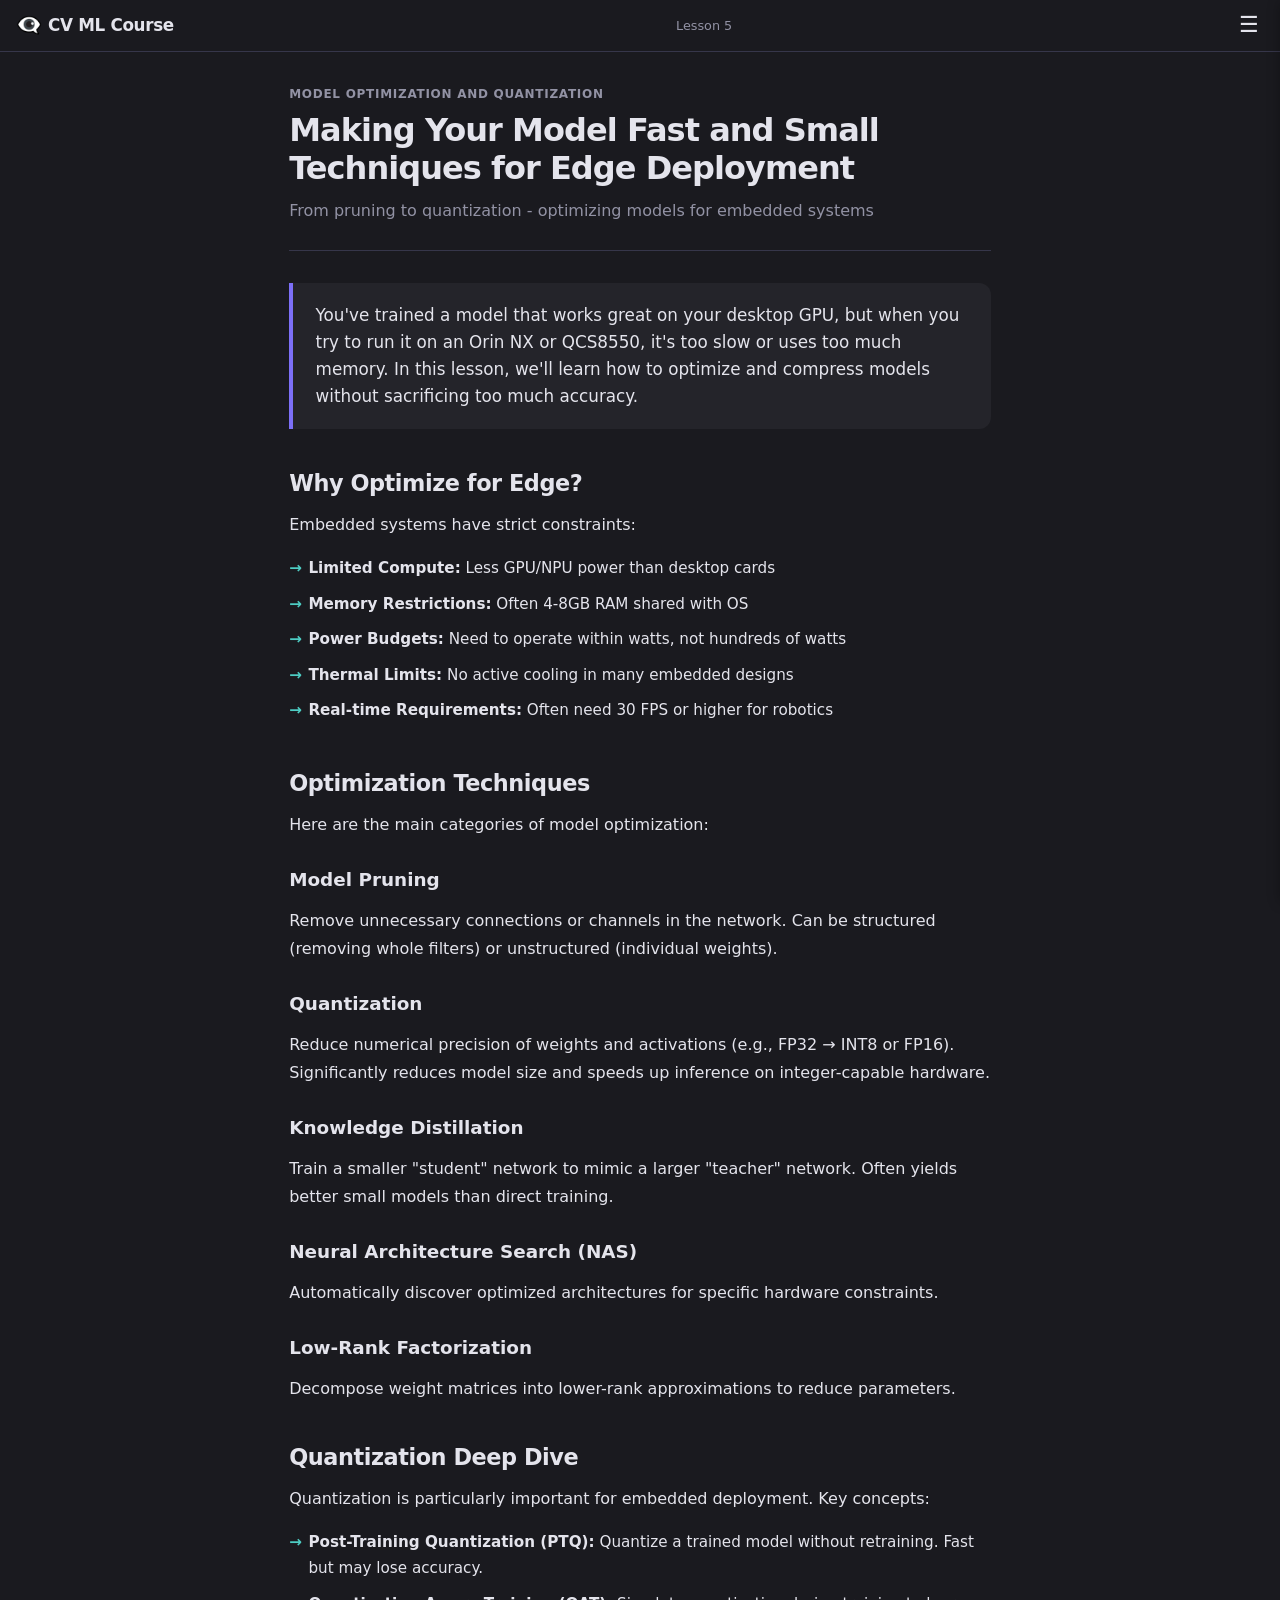
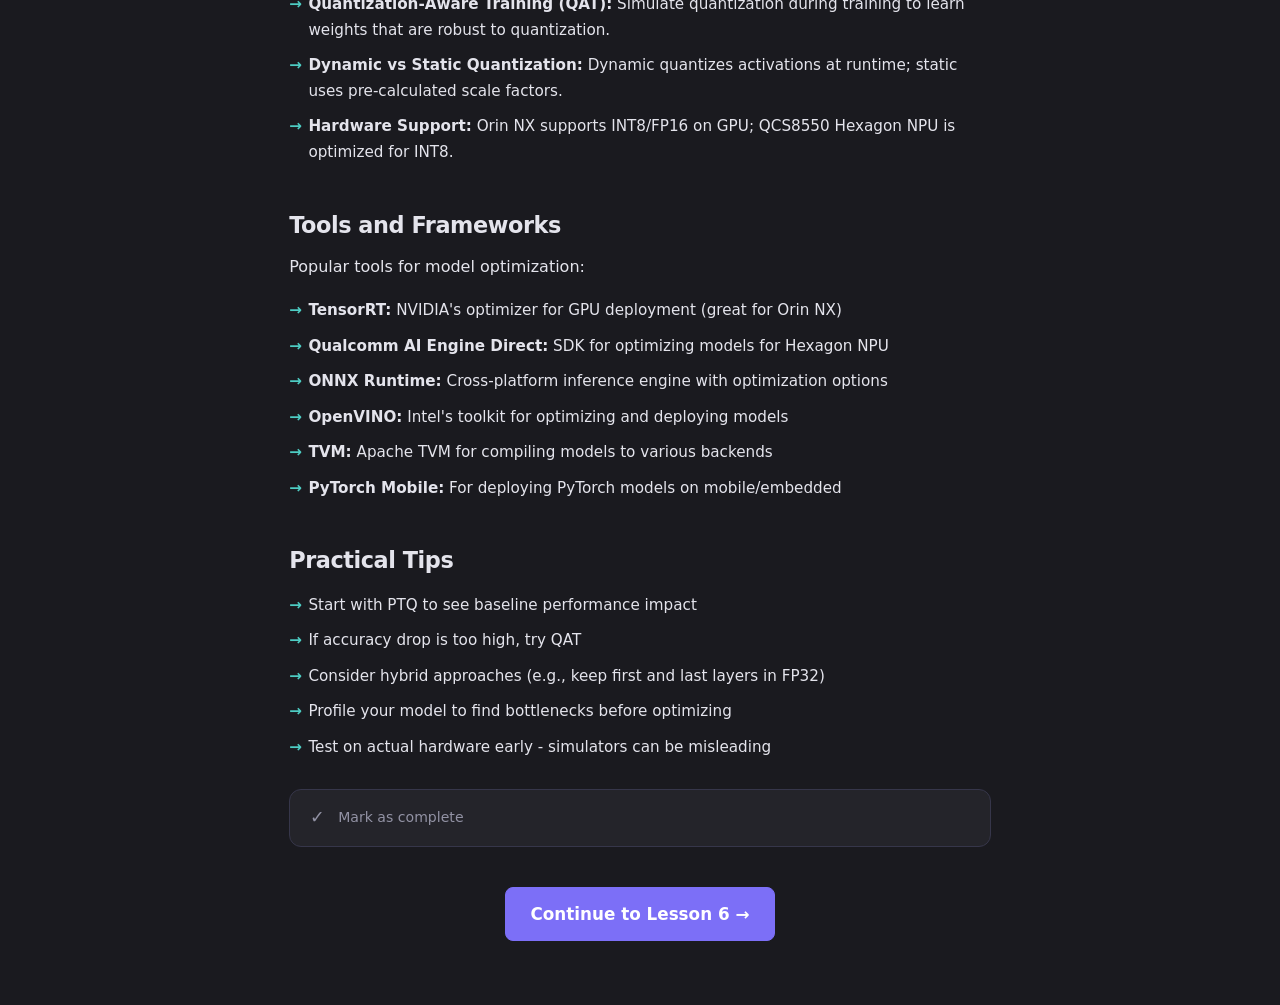
<file: cv-ml-course/lesson5.html>
<!DOCTYPE html>
<html lang="en">
<head>
<meta charset="UTF-8">
<meta name="viewport" content="width=device-width, initial-scale=1.0">
<title>Computer Vision ML: Model Optimization and Quantization</title>
<link rel="stylesheet" href="assets/style.css">
</head>
<body data-lesson="5">

<!-- Navigation -->
<nav class="top-nav">
  <a href="index.html" class="nav-brand">
    <span class="emoji">👁️‍🗨️</span> CV ML Course
  </a>
  <span class="nav-lesson">Lesson 5</span>
  <button class="menu-btn" aria-label="Lessons">☰</button>
</nav>

<!-- Lesson Drawer -->
<div class="drawer-overlay"></div>
<aside class="lesson-drawer">
  <div class="drawer-header">
    <h3>Course Syllabus</h3>
    <button class="drawer-close">✕</button>
  </div>
  <ul class="lesson-list">
    <li><a href="index.html"><span class="lesson-num">🏠</span>Home</a></li>
    <li><a href="lesson1.html"><span class="lesson-num">01</span> Introduction to Computer Vision and ML Pipeline <span class="lesson-check" data-lesson="1">✓</span></a></li>
    <li><a href="lesson2.html"><span class="lesson-num">02</span> Data Collection and Annotation <span class="lesson-check" data-lesson="2">✓</span></a></li>
    <li><a href="lesson3.html"><span class="lesson-num">03</span> Model Architecture Selection <span class="lesson-check" data-lesson="3">✓</span></a></li>
    <li><a href="lesson4.html"><span class="lesson-num">04</span> Training Fundamentals and PyTorch Basics <span class="lesson-check" data-lesson="4">✓</span></a></li>
    <li><a href="lesson5.html" class="active"><span class="lesson-num">05</span> Model Optimization and Quantization <span class="lesson-check" data-lesson="5">✓</span></a></li>
    <li><a href="lesson6.html"><span class="lesson-num">06</span> Deployment to Embedded Systems <span class="lesson-check" data-lesson="6"></span></a></li>
    <li><a href="lesson7.html"><span class="lesson-num">07</span> Real-time Inference and Tracking <span class="lesson-check" data-lesson="7"></span></a></li>
    <li><a href="lesson8.html"><span class="lesson-num">08</span> ONNX Conversion and Optimization <span class="lesson-check" data-lesson="8"></span></a></li>
    <li><a href="lesson9.html"><span class="lesson-num">09</span> End-to-End Project and Best Practices <span class="lesson-check" data-lesson="9"></span></a></li>
  </ul>
  <div class="progress-bar"><div class="progress-bar-fill" style="width:50%"></div></div>
</aside>

<!-- Main Content -->
<main class="container">
  <header class="lesson-header">
    <div class="lesson-meta">Model Optimization and Quantization</div>
    <h1>Making Your Model Fast and Small<br>Techniques for Edge Deployment</h1>
    <p class="lesson-subtitle">From pruning to quantization - optimizing models for embedded systems</p>
  </header>

  <div class="story-hook">
    You've trained a model that works great on your desktop GPU, but when you try to run it on an Orin NX or QCS8550, it's too slow or uses too much memory. In this lesson, we'll learn how to optimize and compress models without sacrificing too much accuracy.
  </div>

  <h2>Why Optimize for Edge?</h2>
  <p>
    Embedded systems have strict constraints:
  </p>

  <ul class="content-list">
    <li><strong>Limited Compute:</strong> Less GPU/NPU power than desktop cards</li>
    <li><strong>Memory Restrictions:</strong> Often 4-8GB RAM shared with OS</li>
    <li><strong>Power Budgets:</strong> Need to operate within watts, not hundreds of watts</li>
    <li><strong>Thermal Limits:</strong> No active cooling in many embedded designs</li>
    <li><strong>Real-time Requirements:</strong> Often need 30 FPS or higher for robotics</li>
  </ul>

  <h2>Optimization Techniques</h2>
  <p>
    Here are the main categories of model optimization:
  </p>

  <div class="concept-grid">
    <div class="concept-card">
      <h3>Model Pruning</h3>
      <p>Remove unnecessary connections or channels in the network. Can be structured (removing whole filters) or unstructured (individual weights).</p>
    </div>
    <div class="concept-card">
      <h3>Quantization</h3>
      <p>Reduce numerical precision of weights and activations (e.g., FP32 → INT8 or FP16). Significantly reduces model size and speeds up inference on integer-capable hardware.</p>
    </div>
    <div class="concept-card">
      <h3>Knowledge Distillation</h3>
      <p>Train a smaller "student" network to mimic a larger "teacher" network. Often yields better small models than direct training.</p>
    </div>
    <div class="concept-card">
      <h3>Neural Architecture Search (NAS)</h3>
      <p>Automatically discover optimized architectures for specific hardware constraints.</p>
    </div>
    <div class="concept-card">
      <h3>Low-Rank Factorization</h3>
      <p>Decompose weight matrices into lower-rank approximations to reduce parameters.</p>
    </div>
  </div>

  <h2>Quantization Deep Dive</h2>
  <p>
    Quantization is particularly important for embedded deployment. Key concepts:
  </p>

  <ul class="content-list">
    <li><strong>Post-Training Quantization (PTQ):</strong> Quantize a trained model without retraining. Fast but may lose accuracy.</li>
    <li><strong>Quantization-Aware Training (QAT):</strong> Simulate quantization during training to learn weights that are robust to quantization.</li>
    <li><strong>Dynamic vs Static Quantization:</strong> Dynamic quantizes activations at runtime; static uses pre-calculated scale factors.</li>
    <li><strong>Hardware Support:</strong> Orin NX supports INT8/FP16 on GPU; QCS8550 Hexagon NPU is optimized for INT8.</li>
  </ul>

  <h2>Tools and Frameworks</h2>
  <p>
    Popular tools for model optimization:
  </p>

  <ul class="content-list">
    <li><strong>TensorRT:</strong> NVIDIA's optimizer for GPU deployment (great for Orin NX)</li>
    <li><strong>Qualcomm AI Engine Direct:</strong> SDK for optimizing models for Hexagon NPU</li>
    <li><strong>ONNX Runtime:</strong> Cross-platform inference engine with optimization options</li>
    <li><strong>OpenVINO:</strong> Intel's toolkit for optimizing and deploying models</li>
    <li><strong>TVM:</strong> Apache TVM for compiling models to various backends</li>
    <li><strong>PyTorch Mobile:</strong> For deploying PyTorch models on mobile/embedded</li>
  </ul>

  <h2>Practical Tips</h2>
  <ol class="content-list">
    <li>Start with PTQ to see baseline performance impact</li>
    <li>If accuracy drop is too high, try QAT</li>
    <li>Consider hybrid approaches (e.g., keep first and last layers in FP32)</li>
    <li>Profile your model to find bottlenecks before optimizing</li>
    <li>Test on actual hardware early - simulators can be misleading</li>
  </ol>

  <!-- Completion -->
  <div class="completion-box">
    <span class="check-icon">✓</span>
    <span class="check-text">Mark as complete</span>
  </div>

  <div style="text-align:center;margin-top:2.5rem;">
    <a href="lesson6.html" class="nav-btn next" style="display:inline-flex;font-size:1.05rem;padding:0.75rem 1.5rem;">
      Continue to Lesson 6 → 
    </a>
  </div>
</main>

<script src="assets/nav.js"></script>
<script src="assets/audio.js"></script>
</body>
</html>
</file>
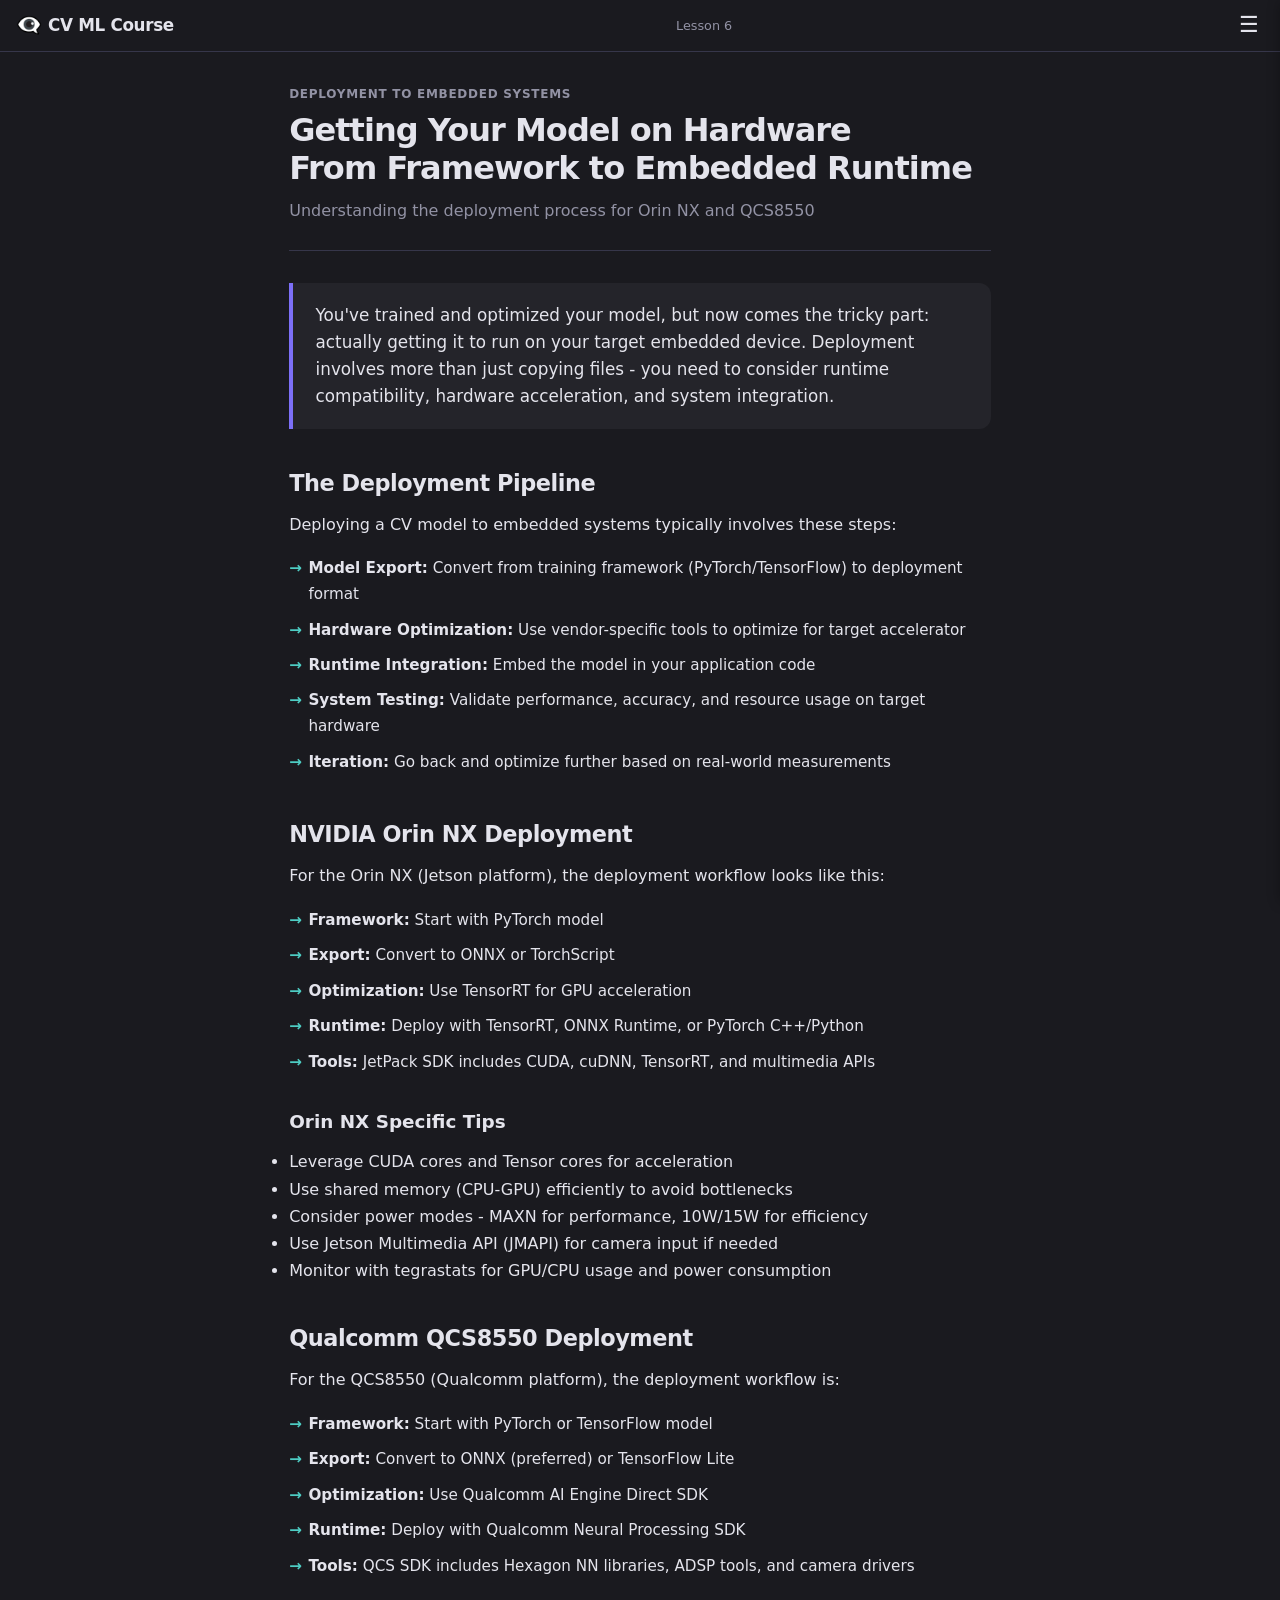
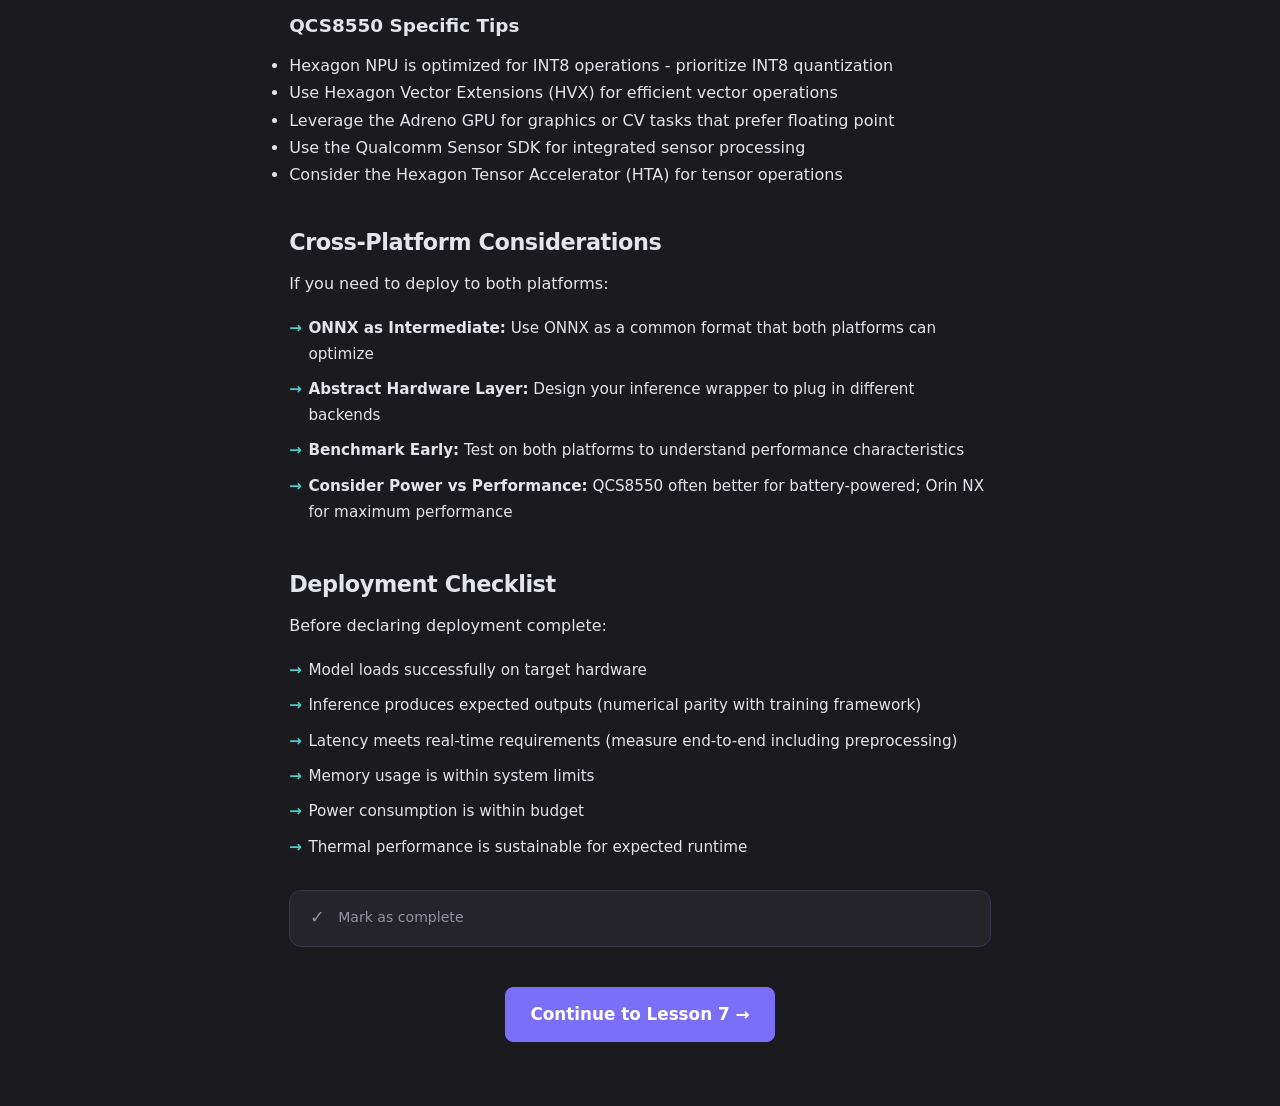
<file: cv-ml-course/lesson6.html>
<!DOCTYPE html>
<html lang="en">
<head>
<meta charset="UTF-8">
<meta name="viewport" content="width=device-width, initial-scale=1.0">
<title>Computer Vision ML: Deployment to Embedded Systems</title>
<link rel="stylesheet" href="assets/style.css">
</head>
<body data-lesson="6">

<!-- Navigation -->
<nav class="top-nav">
  <a href="index.html" class="nav-brand">
    <span class="emoji">👁️‍🗨️</span> CV ML Course
  </a>
  <span class="nav-lesson">Lesson 6</span>
  <button class="menu-btn" aria-label="Lessons">☰</button>
</nav>

<!-- Lesson Drawer -->
<div class="drawer-overlay"></div>
<aside class="lesson-drawer">
  <div class="drawer-header">
    <h3>Course Syllabus</h3>
    <button class="drawer-close">✕</button>
  </div>
  <ul class="lesson-list">
    <li><a href="index.html"><span class="lesson-num">🏠</span>Home</a></li>
    <li><a href="lesson1.html"><span class="lesson-num">01</span> Introduction to Computer Vision and ML Pipeline <span class="lesson-check" data-lesson="1">✓</span></a></li>
    <li><a href="lesson2.html"><span class="lesson-num">02</span> Data Collection and Annotation <span class="lesson-check" data-lesson="2">✓</span></a></li>
    <li><a href="lesson3.html"><span class="lesson-num">03</span> Model Architecture Selection <span class="lesson-check" data-lesson="3">✓</span></a></li>
    <li><a href="lesson4.html"><span class="lesson-num">04</span> Training Fundamentals and PyTorch Basics <span class="lesson-check" data-lesson="4">✓</span></a></li>
    <li><a href="lesson5.html"><span class="lesson-num">05</span> Model Optimization and Quantization <span class="lesson-check" data-lesson="5">✓</span></a></li>
    <li><a href="lesson6.html" class="active"><span class="lesson-num">06</span> Deployment to Embedded Systems <span class="lesson-check" data-lesson="6">✓</span></a></li>
    <li><a href="lesson7.html"><span class="lesson-num">07</span> Real-time Inference and Tracking <span class="lesson-check" data-lesson="7"></span></a></li>
    <li><a href="lesson8.html"><span class="lesson-num">08</span> ONNX Conversion and Optimization <span class="lesson-check" data-lesson="8"></span></a></li>
    <li><a href="lesson9.html"><span class="lesson-num">09</span> End-to-End Project and Best Practices <span class="lesson-check" data-lesson="9"></span></a></li>
  </ul>
  <div class="progress-bar"><div class="progress-bar-fill" style="width:60%"></div></div>
</aside>

<!-- Main Content -->
<main class="container">
  <header class="lesson-header">
    <div class="lesson-meta">Deployment to Embedded Systems</div>
    <h1>Getting Your Model on Hardware<br>From Framework to Embedded Runtime</h1>
    <p class="lesson-subtitle">Understanding the deployment process for Orin NX and QCS8550</p>
  </header>

  <div class="story-hook">
    You've trained and optimized your model, but now comes the tricky part: actually getting it to run on your target embedded device. Deployment involves more than just copying files - you need to consider runtime compatibility, hardware acceleration, and system integration.
  </div>

  <h2>The Deployment Pipeline</h2>
  <p>
    Deploying a CV model to embedded systems typically involves these steps:
  </p>

  <ol class="content-list">
    <li><strong>Model Export:</strong> Convert from training framework (PyTorch/TensorFlow) to deployment format</li>
    <li><strong>Hardware Optimization:</strong> Use vendor-specific tools to optimize for target accelerator</li>
    <li><strong>Runtime Integration:</strong> Embed the model in your application code</li>
    <li><strong>System Testing:</strong> Validate performance, accuracy, and resource usage on target hardware</li>
    <li><strong>Iteration:</strong> Go back and optimize further based on real-world measurements</li>
  </ol>

  <h2>NVIDIA Orin NX Deployment</h2>
  <p>
    For the Orin NX (Jetson platform), the deployment workflow looks like this:
  </p>

  <ul class="content-list">
    <li><strong>Framework:</strong> Start with PyTorch model</li>
    <li><strong>Export:</strong> Convert to ONNX or TorchScript</li>
    <li><strong>Optimization:</strong> Use TensorRT for GPU acceleration</li>
    <li><strong>Runtime:</strong> Deploy with TensorRT, ONNX Runtime, or PyTorch C++/Python</li>
    <li><strong>Tools:</strong> JetPack SDK includes CUDA, cuDNN, TensorRT, and multimedia APIs</li>
  </ul>

  <div class="concept-card">
    <h3>Orin NX Specific Tips</h3>
    <p>
      <ul>
        <li>Leverage CUDA cores and Tensor cores for acceleration</li>
        <li>Use shared memory (CPU-GPU) efficiently to avoid bottlenecks</li>
        <li>Consider power modes - MAXN for performance, 10W/15W for efficiency</li>
        <li>Use Jetson Multimedia API (JMAPI) for camera input if needed</li>
        <li>Monitor with tegrastats for GPU/CPU usage and power consumption</li>
      </ul>
    </p>
  </div>

  <h2>Qualcomm QCS8550 Deployment</h2>
  <p>
    For the QCS8550 (Qualcomm platform), the deployment workflow is:
  </p>

  <ul class="content-list">
    <li><strong>Framework:</strong> Start with PyTorch or TensorFlow model</li>
    <li><strong>Export:</strong> Convert to ONNX (preferred) or TensorFlow Lite</li>
    <li><strong>Optimization:</strong> Use Qualcomm AI Engine Direct SDK</li>
    <li><strong>Runtime:</strong> Deploy with Qualcomm Neural Processing SDK</li>
    <li><strong>Tools:</strong> QCS SDK includes Hexagon NN libraries, ADSP tools, and camera drivers</li>
  </ul>

  <div class="concept-card">
    <h3>QCS8550 Specific Tips</h3>
    <p>
      <ul>
        <li>Hexagon NPU is optimized for INT8 operations - prioritize INT8 quantization</li>
        <li>Use Hexagon Vector Extensions (HVX) for efficient vector operations</li>
        <li>Leverage the Adreno GPU for graphics or CV tasks that prefer floating point</li>
        <li>Use the Qualcomm Sensor SDK for integrated sensor processing</li>
        <li>Consider the Hexagon Tensor Accelerator (HTA) for tensor operations</li>
      </ul>
    </p>
  </div>

  <h2>Cross-Platform Considerations</h2>
  <p>
    If you need to deploy to both platforms:
  </p>

  <ol class="content-list">
    <li><strong>ONNX as Intermediate:</strong> Use ONNX as a common format that both platforms can optimize</li>
    <li><strong>Abstract Hardware Layer:</strong> Design your inference wrapper to plug in different backends</li>
    <li><strong>Benchmark Early:</strong> Test on both platforms to understand performance characteristics</li>
    <li><strong>Consider Power vs Performance:</strong> QCS8550 often better for battery-powered; Orin NX for maximum performance</li>
  </ol>

  <h2>Deployment Checklist</h2>
  <p>
    Before declaring deployment complete:
  </p>

  <ul class="content-list">
    <li>Model loads successfully on target hardware</li>
    <li>Inference produces expected outputs (numerical parity with training framework)</li>
    <li>Latency meets real-time requirements (measure end-to-end including preprocessing)</li>
    <li>Memory usage is within system limits</li>
    <li>Power consumption is within budget</li>
    <li>Thermal performance is sustainable for expected runtime</li>
  </ul>

  <!-- Completion -->
  <div class="completion-box">
    <span class="check-icon">✓</span>
    <span class="check-text">Mark as complete</span>
  </div>

  <div style="text-align:center;margin-top:2.5rem;">
    <a href="lesson7.html" class="nav-btn next" style="display:inline-flex;font-size:1.05rem;padding:0.75rem 1.5rem;">
      Continue to Lesson 7 → 
    </a>
  </div>
</main>

<script src="assets/nav.js"></script>
<script src="assets/audio.js"></script>
</body>
</html>
</file>
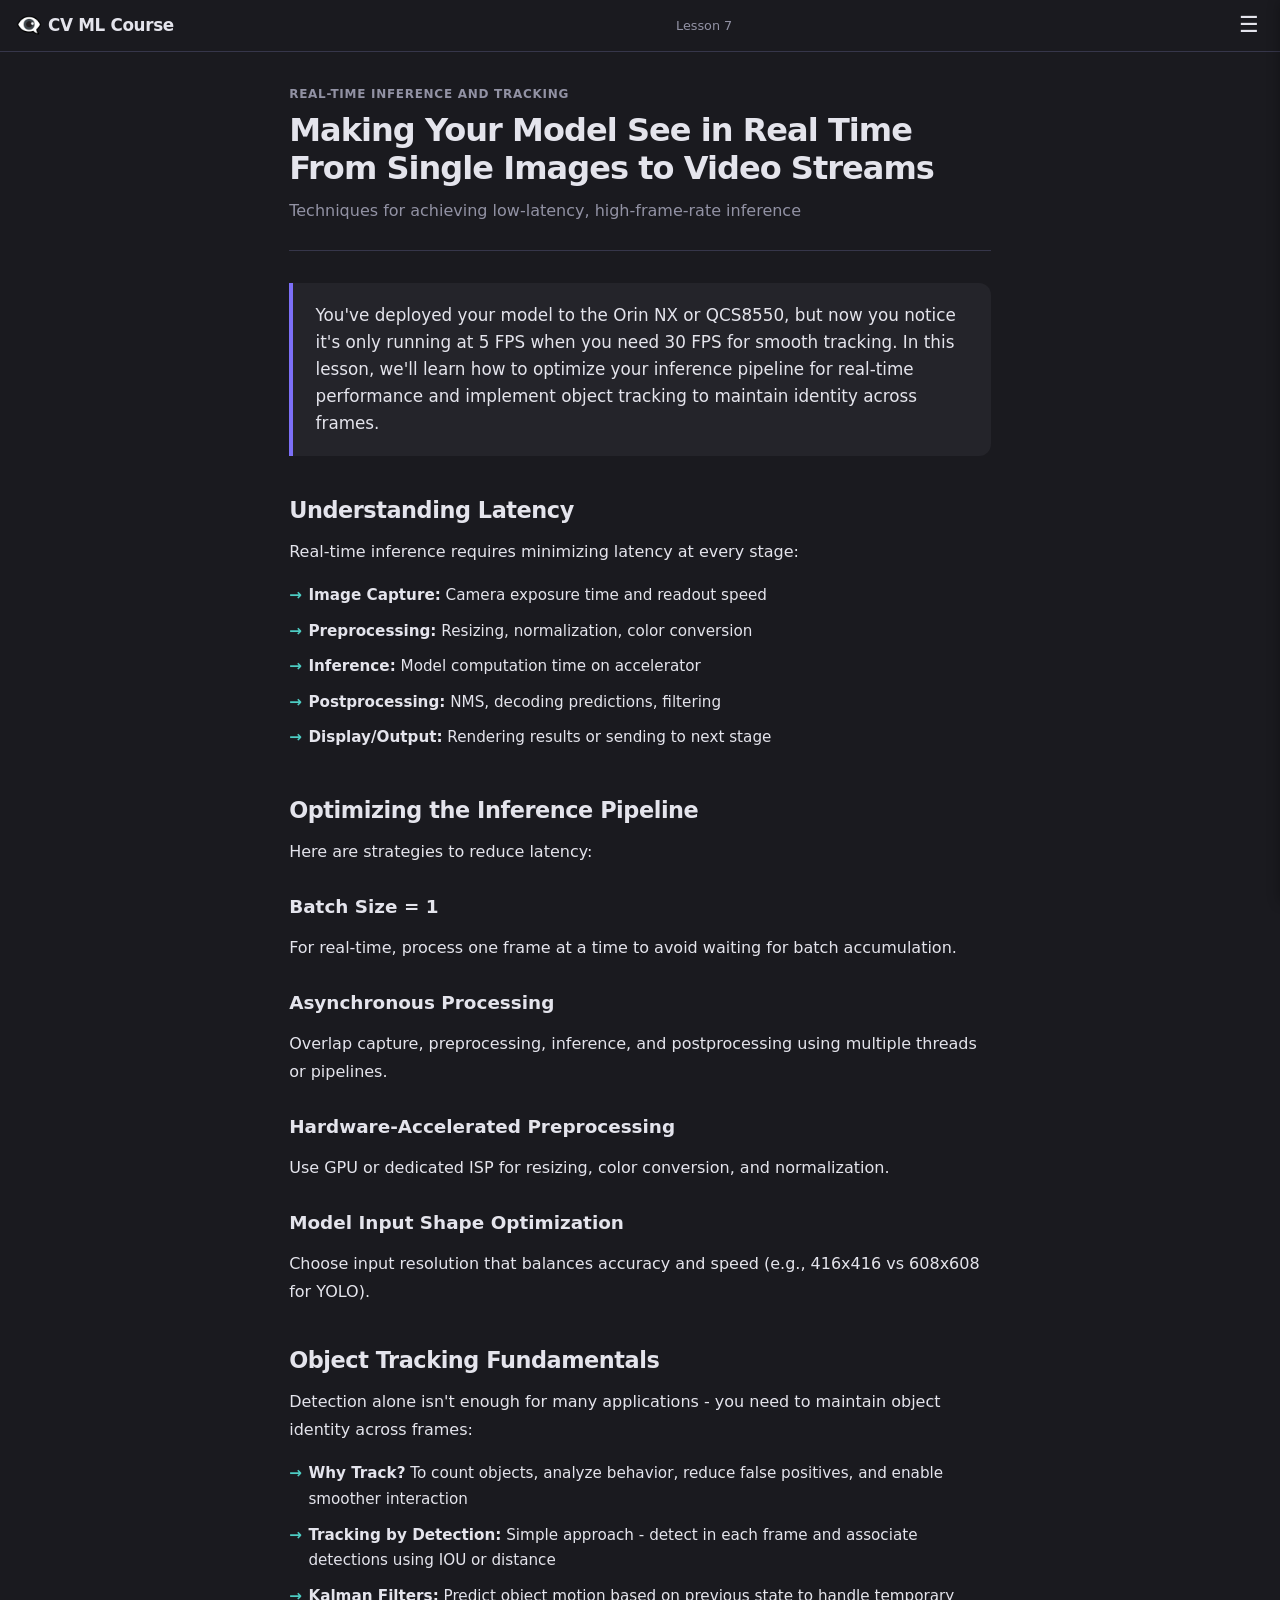
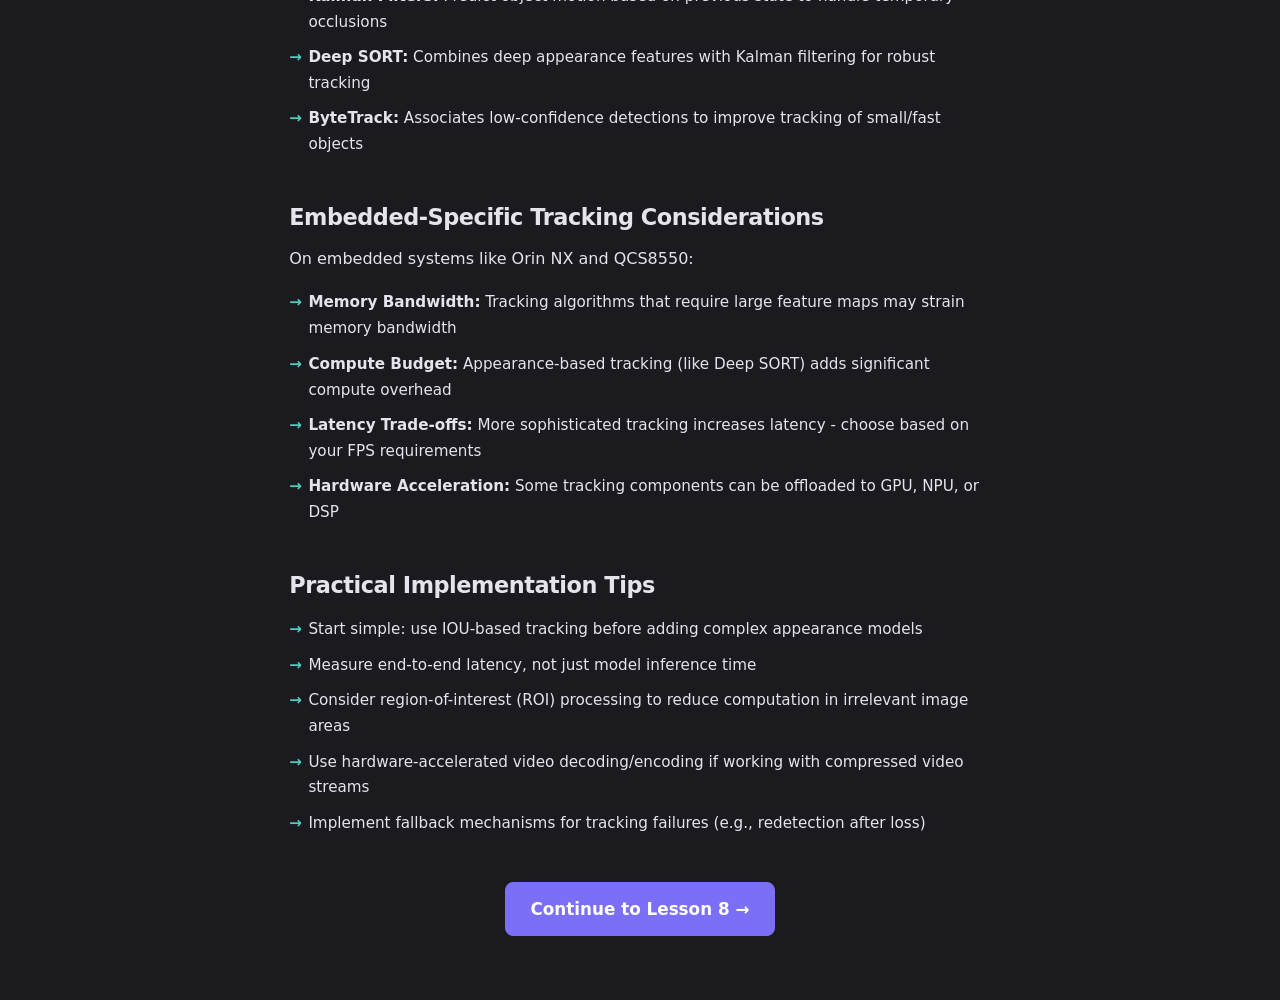
<file: cv-ml-course/lesson7.html>
<!DOCTYPE html>
<html lang="en">
<head>
<meta charset="UTF-8">
<meta name="viewport" content="width=device-width, initial-scale=1.0">
<title>Computer Vision ML: Real-time Inference and Tracking</title>
<link rel="stylesheet" href="assets/style.css">
</head>
<body data-lesson="7">

<!-- Navigation -->
<nav class="top-nav">
  <a href="index.html" class="nav-brand">
    <span class="emoji">👁️‍🗨️</span> CV ML Course
  </a>
  <span class="nav-lesson">Lesson 7</span>
  <button class="menu-btn" aria-label="Lessons">☰</button>
</nav>

<!-- Lesson Drawer -->
<div class="drawer-overlay"></div>
<aside class="lesson-drawer">
  <div class="drawer-header">
    <h3>Course Syllabus</h3>
    <button class="drawer-close">✕</button>
  </div>
  <ul class="lesson-list">
    <li><a href="index.html"><span class="lesson-num">🏠</span>Home</a></li>
    <li><a href="lesson1.html"><span class="lesson-num">01</span> Introduction to Computer Vision and ML Pipeline <span class="lesson-check" data-lesson="1">✓</span></a></li>
    <li><a href="lesson2.html"><span class="lesson-num">02</span> Data Collection and Annotation <span class="lesson-check" data-lesson="2">✓</span></a></li>
    <li><a href="lesson3.html"><span class="lesson-num">03</span> Model Architecture Selection <span class="lesson-check" data-lesson="3">✓</span></a></li>
    <li><a href="lesson4.html"><span class="lesson-num">04</span> Training Fundamentals and PyTorch Basics <span class="lesson-check" data-lesson="4">✓</span></a></li>
    <li><a href="lesson5.html"><span class="lesson-num">05</span> Model Optimization and Quantization <span class="lesson-check" data-lesson="5">✓</span></a></li>
    <li><a href="lesson6.html"><span class="lesson-num">06</span> Deployment to Embedded Systems <span class="lesson-check" data-lesson="6">✓</span></a></li>
    <li><a href="lesson7.html" class="active"><span class="lesson-num">07</span> Real-time Inference and Tracking <span class="lesson-check" data-lesson="7">✓</span></a></li>
    <li><a href="lesson8.html"><span class="lesson-num">08</span> ONNX Conversion and Optimization <span class="lesson-check" data-lesson="8"></span></a></li>
    <li><a href="lesson9.html"><span class="lesson-num">09</span> End-to-End Project and Best Practices <span class="lesson-check" data-lesson="9"></span></a></li>
  </ul>
  <div class="progress-bar"><div class="progress-bar-fill" style="width:70%"></div></div>
</aside>

<!-- Main Content -->
<main class="container">
  <header class="lesson-header">
    <div class="lesson-meta">Real-time Inference and Tracking</div>
    <h1>Making Your Model See in Real Time<br>From Single Images to Video Streams</h1>
    <p class="lesson-subtitle">Techniques for achieving low-latency, high-frame-rate inference</p>
  </header>

  <div class="story-hook">
    You've deployed your model to the Orin NX or QCS8550, but now you notice it's only running at 5 FPS when you need 30 FPS for smooth tracking. In this lesson, we'll learn how to optimize your inference pipeline for real-time performance and implement object tracking to maintain identity across frames.
  </div>

  <h2>Understanding Latency</h2>
  <p>
    Real-time inference requires minimizing latency at every stage:
  </p>

  <ul class="content-list">
    <li><strong>Image Capture:</strong> Camera exposure time and readout speed</li>
    <li><strong>Preprocessing:</strong> Resizing, normalization, color conversion</li>
    <li><strong>Inference:</strong> Model computation time on accelerator</li>
    <li><strong>Postprocessing:</strong> NMS, decoding predictions, filtering</li>
    <li><strong>Display/Output:</strong> Rendering results or sending to next stage</li>
  </ul>

  <h2>Optimizing the Inference Pipeline</h2>
  <p>
    Here are strategies to reduce latency:
  </p>

  <div class="concept-grid">
    <div class="concept-card">
      <h3>Batch Size = 1</h3>
      <p>For real-time, process one frame at a time to avoid waiting for batch accumulation.</p>
    </div>
    <div class="concept-card">
      <h3>Asynchronous Processing</h3>
      <p>Overlap capture, preprocessing, inference, and postprocessing using multiple threads or pipelines.</p>
    </div>
    <div class="concept-card">
      <h3>Hardware-Accelerated Preprocessing</h3>
      <p>Use GPU or dedicated ISP for resizing, color conversion, and normalization.</p>
    </div>
    <div class="concept-card">
      <h3>Model Input Shape Optimization</h3>
      <p>Choose input resolution that balances accuracy and speed (e.g., 416x416 vs 608x608 for YOLO).</p>
    </div>
  </div>

  <h2>Object Tracking Fundamentals</h2>
  <p>
    Detection alone isn't enough for many applications - you need to maintain object identity across frames:
  </p>

  <ul class="content-list">
    <li><strong>Why Track?</strong> To count objects, analyze behavior, reduce false positives, and enable smoother interaction</li>
    <li><strong>Tracking by Detection:</strong> Simple approach - detect in each frame and associate detections using IOU or distance</li>
    <li><strong>Kalman Filters:</strong> Predict object motion based on previous state to handle temporary occlusions</li>
    <li><strong>Deep SORT:</strong> Combines deep appearance features with Kalman filtering for robust tracking</li>
    <li><strong>ByteTrack:</strong> Associates low-confidence detections to improve tracking of small/fast objects</li>
  </ul>

  <h2>Embedded-Specific Tracking Considerations</h2>
  <p>
    On embedded systems like Orin NX and QCS8550:
  </p>

  <ol class="content-list">
    <li><strong>Memory Bandwidth:</strong> Tracking algorithms that require large feature maps may strain memory bandwidth</li>
    <li><strong>Compute Budget:</strong> Appearance-based tracking (like Deep SORT) adds significant compute overhead</li>
    <li><strong>Latency Trade-offs:</strong> More sophisticated tracking increases latency - choose based on your FPS requirements</li>
    <li><strong>Hardware Acceleration:</strong> Some tracking components can be offloaded to GPU, NPU, or DSP</li>
  </ol>

  <h2>Practical Implementation Tips</h2>
  <ul class="content-list">
    <li>Start simple: use IOU-based tracking before adding complex appearance models</li>
    <li>Measure end-to-end latency, not just model inference time</li>
    <li>Consider region-of-interest (ROI) processing to reduce computation in irrelevant image areas</li>
    <li>Use hardware-accelerated video decoding/encoding if working with compressed video streams</li>
    <li>Implement fallback mechanisms for tracking failures (e.g., redetection after loss)</li>
  </ul>

  <div style="text-align:center;margin-top:2.5rem;">
    <a href="lesson8.html" class="nav-btn next" style="display:inline-flex;font-size:1.05rem;padding:0.75rem 1.5rem;">
      Continue to Lesson 8 → 
    </a>
  </div>
</main>

<script src="assets/nav.js"></script>
<script src="assets/audio.js"></script>
</body>
</html>
</file>
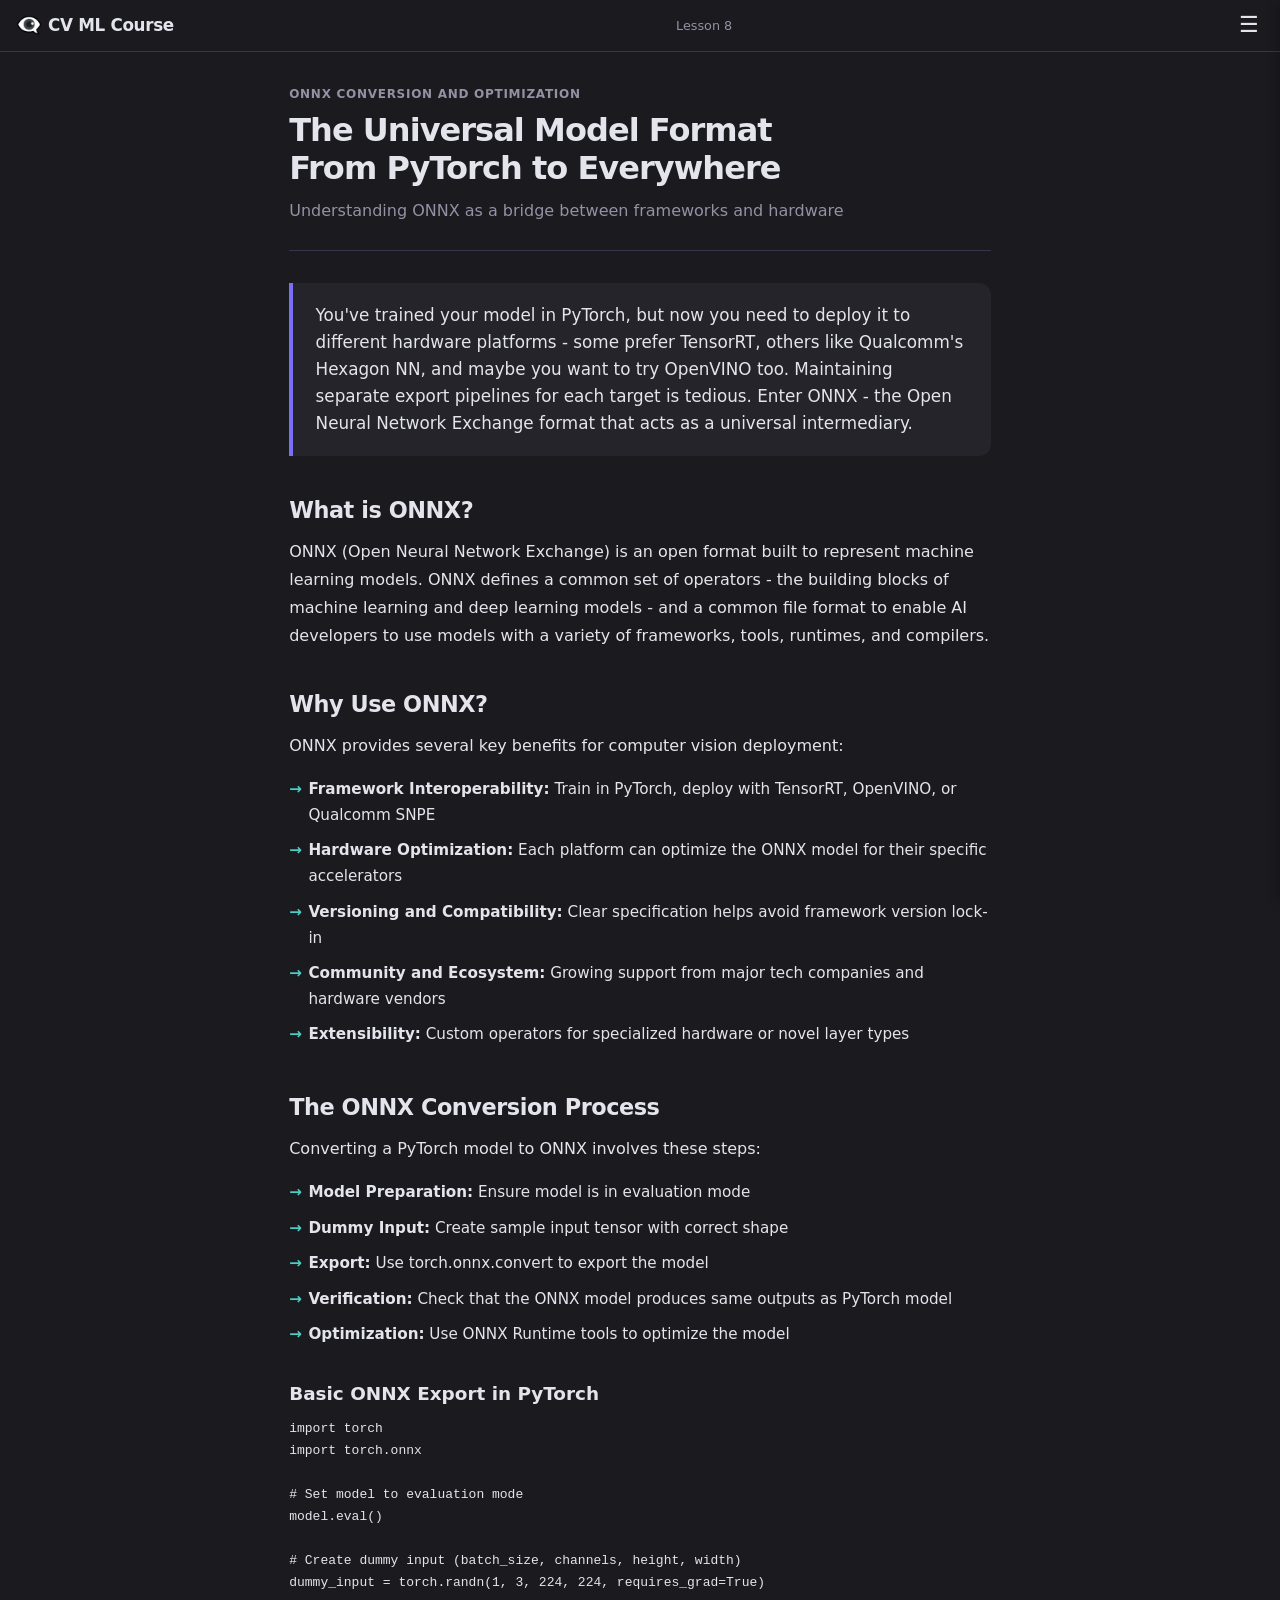
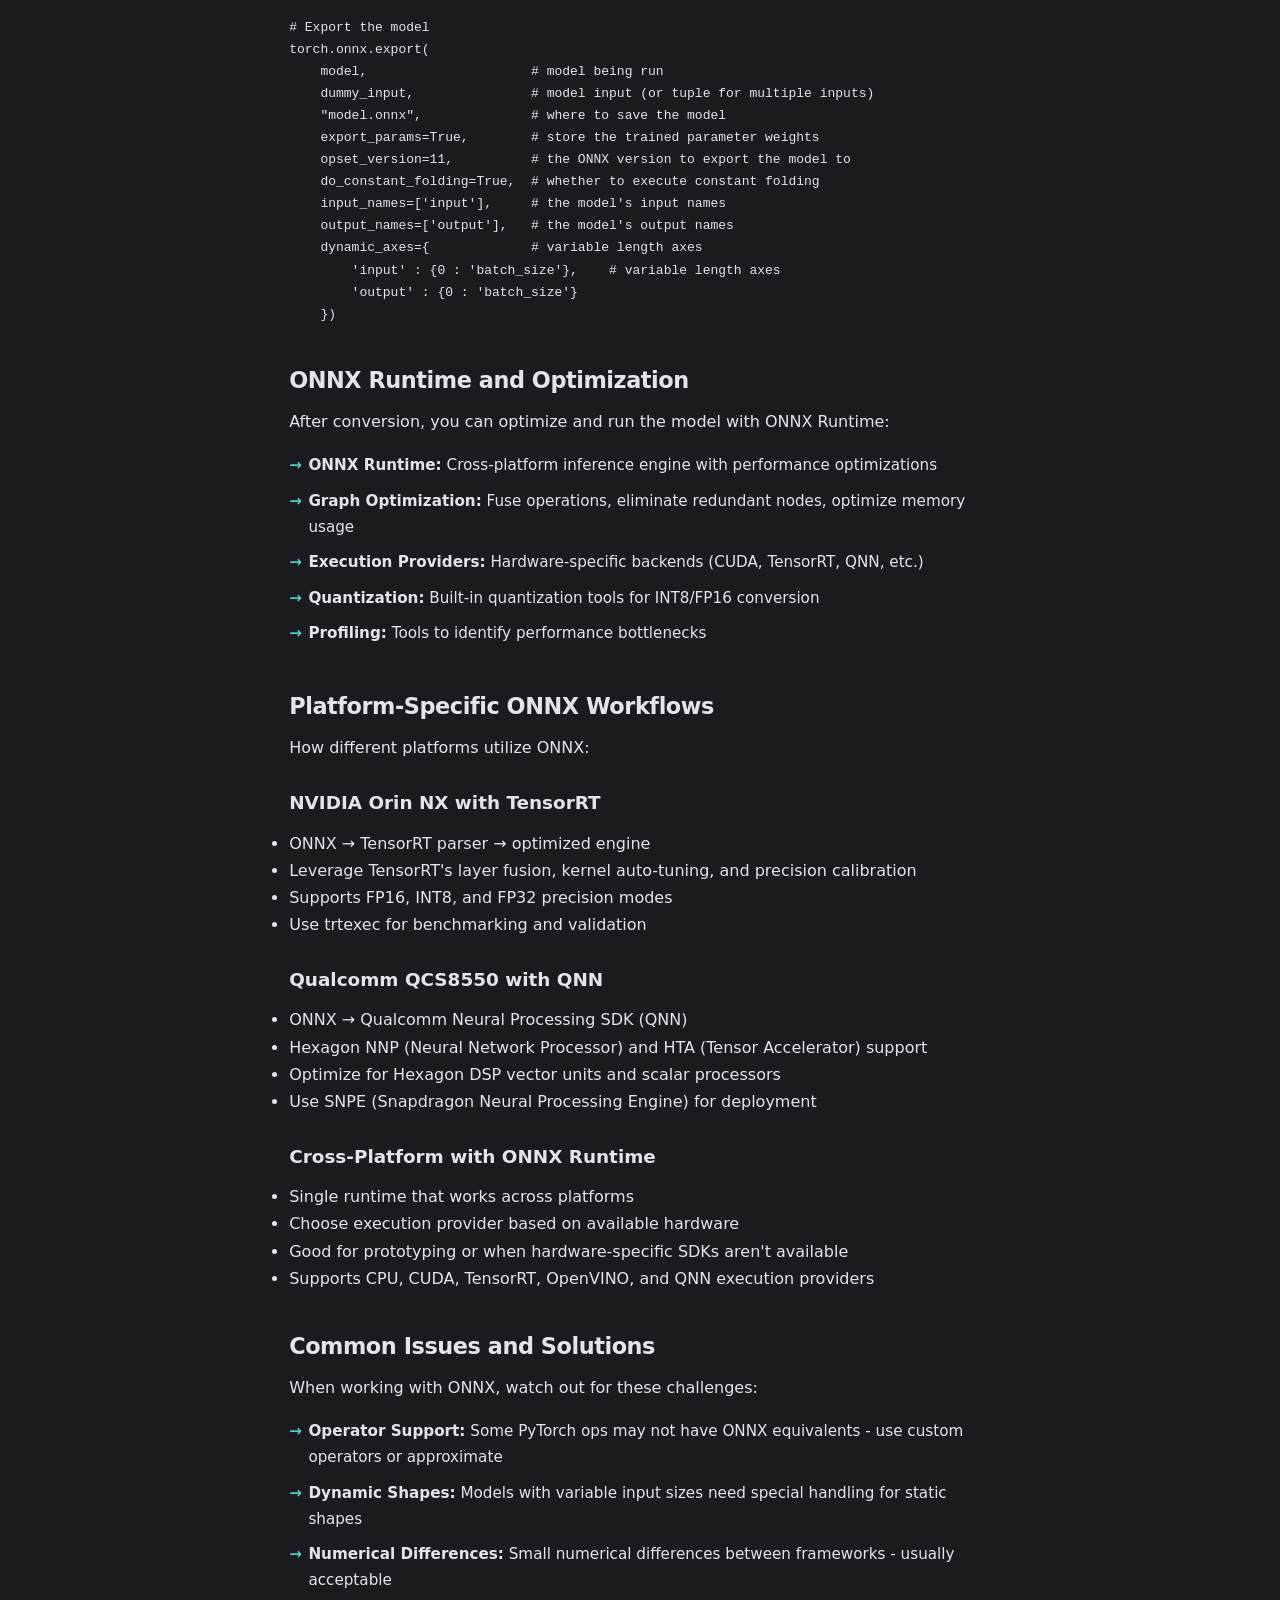
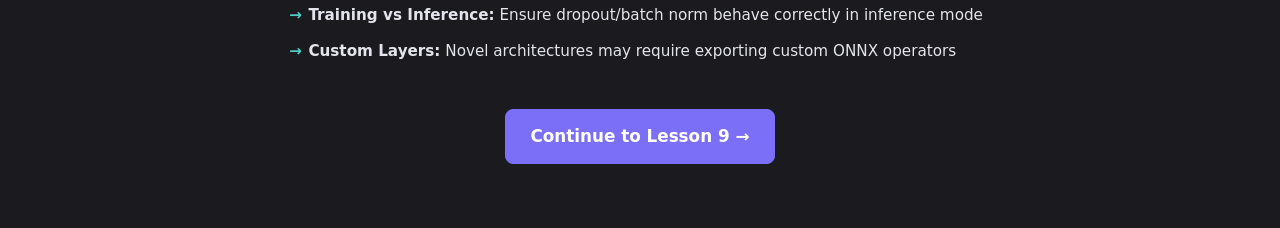
<file: cv-ml-course/lesson8.html>
<!DOCTYPE html>
<html lang="en">
<head>
<meta charset="UTF-8">
<meta name="viewport" content="width=device-width, initial-scale=1.0">
<title>Computer Vision ML: ONNX Conversion and Optimization</title>
<link rel="stylesheet" href="assets/style.css">
</head>
<body data-lesson="8">

<!-- Navigation -->
<nav class="top-nav">
  <a href="index.html" class="nav-brand">
    <span class="emoji">👁️‍🗨️</span> CV ML Course
  </a>
  <span class="nav-lesson">Lesson 8</span>
  <button class="menu-btn" aria-label="Lessons">☰</button>
</nav>

<!-- Lesson Drawer -->
<div class="drawer-overlay"></div>
<aside class="lesson-drawer">
  <div class="drawer-header">
    <h3>Course Syllabus</h3>
    <button class="drawer-close">✕</button>
  </div>
  <ul class="lesson-list">
    <li><a href="index.html"><span class="lesson-num">🏠</span>Home</a></li>
    <li><a href="lesson1.html"><span class="lesson-num">01</span> Introduction to Computer Vision and ML Pipeline <span class="lesson-check" data-lesson="1">✓</span></a></li>
    <li><a href="lesson2.html"><span class="lesson-num">02</span> Data Collection and Annotation <span class="lesson-check" data-lesson="2">✓</span></a></li>
    <li><a href="lesson3.html"><span class="lesson-num">03</span> Model Architecture Selection <span class="lesson-check" data-lesson="3">✓</span></a></li>
    <li><a href="lesson4.html"><span class="lesson-num">04</span> Training Fundamentals and PyTorch Basics <span class="lesson-check" data-lesson="4">✓</span></a></li>
    <li><a href="lesson5.html"><span class="lesson-num">05</span> Model Optimization and Quantization <span class="lesson-check" data-lesson="5">✓</span></a></li>
    <li><a href="lesson6.html"><span class="lesson-num">06</span> Deployment to Embedded Systems <span class="lesson-check" data-lesson="6">✓</span></a></li>
    <li><a href="lesson7.html"><span class="lesson-num">07</span> Real-time Inference and Tracking <span class="lesson-check" data-lesson="7">✓</span></a></li>
    <li><a href="lesson8.html" class="active"><span class="lesson-num">08</span> ONNX Conversion and Optimization <span class="lesson-check" data-lesson="8">✓</span></a></li>
    <li><a href="lesson9.html"><span class="lesson-num">09</span> End-to-End Project and Best Practices <span class="lesson-check" data-lesson="9"></span></a></li>
  </ul>
  <div class="progress-bar"><div class="progress-bar-fill" style="width:80%"></div></div>
</aside>

<!-- Main Content -->
<main class="container">
  <header class="lesson-header">
    <div class="lesson-meta">ONNX Conversion and Optimization</div>
    <h1>The Universal Model Format<br>From PyTorch to Everywhere</h1>
    <p class="lesson-subtitle">Understanding ONNX as a bridge between frameworks and hardware</p>
  </header>

  <div class="story-hook">
    You've trained your model in PyTorch, but now you need to deploy it to different hardware platforms - some prefer TensorRT, others like Qualcomm's Hexagon NN, and maybe you want to try OpenVINO too. Maintaining separate export pipelines for each target is tedious. Enter ONNX - the Open Neural Network Exchange format that acts as a universal intermediary.
  </div>

  <h2>What is ONNX?</h2>
  <p>
    ONNX (Open Neural Network Exchange) is an open format built to represent machine learning models. ONNX defines a common set of operators - the building blocks of machine learning and deep learning models - and a common file format to enable AI developers to use models with a variety of frameworks, tools, runtimes, and compilers.
  </p>

  <h2>Why Use ONNX?</h2>
  <p>
    ONNX provides several key benefits for computer vision deployment:
  </p>

  <ul class="content-list">
    <li><strong>Framework Interoperability:</strong> Train in PyTorch, deploy with TensorRT, OpenVINO, or Qualcomm SNPE</li>
    <li><strong>Hardware Optimization:</strong> Each platform can optimize the ONNX model for their specific accelerators</li>
    <li><strong>Versioning and Compatibility:</strong> Clear specification helps avoid framework version lock-in</li>
    <li><strong>Community and Ecosystem:</strong> Growing support from major tech companies and hardware vendors</li>
    <li><strong>Extensibility:</strong> Custom operators for specialized hardware or novel layer types</li>
  </ul>

  <h2>The ONNX Conversion Process</h2>
  <p>
    Converting a PyTorch model to ONNX involves these steps:
  </p>

  <ol class="content-list">
    <li><strong>Model Preparation:</strong> Ensure model is in evaluation mode</li>
    <li><strong>Dummy Input:</strong> Create sample input tensor with correct shape</li>
    <li><strong>Export:</strong> Use torch.onnx.convert to export the model</li>
    <li><strong>Verification:</strong> Check that the ONNX model produces same outputs as PyTorch model</li>
    <li><strong>Optimization:</strong> Use ONNX Runtime tools to optimize the model</li>
  </ol>

  <div class="concept-card">
    <h3>Basic ONNX Export in PyTorch</h3>
    <pre><code>import torch
import torch.onnx

# Set model to evaluation mode
model.eval()

# Create dummy input (batch_size, channels, height, width)
dummy_input = torch.randn(1, 3, 224, 224, requires_grad=True)

# Export the model
torch.onnx.export(
    model,                     # model being run
    dummy_input,               # model input (or tuple for multiple inputs)
    "model.onnx",              # where to save the model
    export_params=True,        # store the trained parameter weights
    opset_version=11,          # the ONNX version to export the model to
    do_constant_folding=True,  # whether to execute constant folding
    input_names=['input'],     # the model's input names
    output_names=['output'],   # the model's output names
    dynamic_axes={             # variable length axes
        'input' : {0 : 'batch_size'},    # variable length axes
        'output' : {0 : 'batch_size'}
    })
</code></pre>
  </div>

  <h2>ONNX Runtime and Optimization</h2>
  <p>
    After conversion, you can optimize and run the model with ONNX Runtime:
  </p>

  <ul class="content-list">
    <li><strong>ONNX Runtime:</strong> Cross-platform inference engine with performance optimizations</li>
    <li><strong>Graph Optimization:</strong> Fuse operations, eliminate redundant nodes, optimize memory usage</li>
    <li><strong>Execution Providers:</strong> Hardware-specific backends (CUDA, TensorRT, QNN, etc.)</li>
    <li><strong>Quantization:</strong> Built-in quantization tools for INT8/FP16 conversion</li>
    <li><strong>Profiling:</strong> Tools to identify performance bottlenecks</li>
  </ul>

  <h2>Platform-Specific ONNX Workflows</h2>
  <p>
    How different platforms utilize ONNX:
  </p>

  <div class="concept-grid">
    <div class="concept-card">
      <h3>NVIDIA Orin NX with TensorRT</h3>
      <p>
        <ul>
          <li>ONNX → TensorRT parser → optimized engine</li>
          <li>Leverage TensorRT's layer fusion, kernel auto-tuning, and precision calibration</li>
          <li>Supports FP16, INT8, and FP32 precision modes</li>
          <li>Use trtexec for benchmarking and validation</li>
        </ul>
      </p>
    </div>
    <div class="concept-card">
      <h3>Qualcomm QCS8550 with QNN</h3>
      <p>
        <ul>
          <li>ONNX → Qualcomm Neural Processing SDK (QNN) </li>
          <li>Hexagon NNP (Neural Network Processor) and HTA (Tensor Accelerator) support</li>
          <li>Optimize for Hexagon DSP vector units and scalar processors</li>
          <li>Use SNPE (Snapdragon Neural Processing Engine) for deployment</li>
        </ul>
      </p>
    </div>
    <div class="concept-card">
      <h3>Cross-Platform with ONNX Runtime</h3>
      <p>
        <ul>
          <li>Single runtime that works across platforms</li>
          <li>Choose execution provider based on available hardware</li>
          <li>Good for prototyping or when hardware-specific SDKs aren't available</li>
          <li>Supports CPU, CUDA, TensorRT, OpenVINO, and QNN execution providers</li>
        </ul>
      </p>
    </div>
  </div>

  <h2>Common Issues and Solutions</h2>
  <p>
    When working with ONNX, watch out for these challenges:
  </p>

  <ol class="content-list">
    <li><strong>Operator Support:</strong> Some PyTorch ops may not have ONNX equivalents - use custom operators or approximate</li>
    <li><strong>Dynamic Shapes:</strong> Models with variable input sizes need special handling for static shapes</li>
    <li><strong>Numerical Differences:</strong> Small numerical differences between frameworks - usually acceptable</li>
    <li><strong>Training vs Inference:</strong> Ensure dropout/batch norm behave correctly in inference mode</li>
    <li><strong>Custom Layers:</strong> Novel architectures may require exporting custom ONNX operators</li>
  </ol>

  <div style="text-align:center;margin-top:2.5rem;">
    <a href="lesson9.html" class="nav-btn next" style="display:inline-flex;font-size:1.05rem;padding:0.75rem 1.5rem;">
      Continue to Lesson 9 → 
    </a>
  </div>
</main>

<script src="assets/nav.js"></script>
<script src="assets/audio.js"></script>
</body>
</html>
</file>
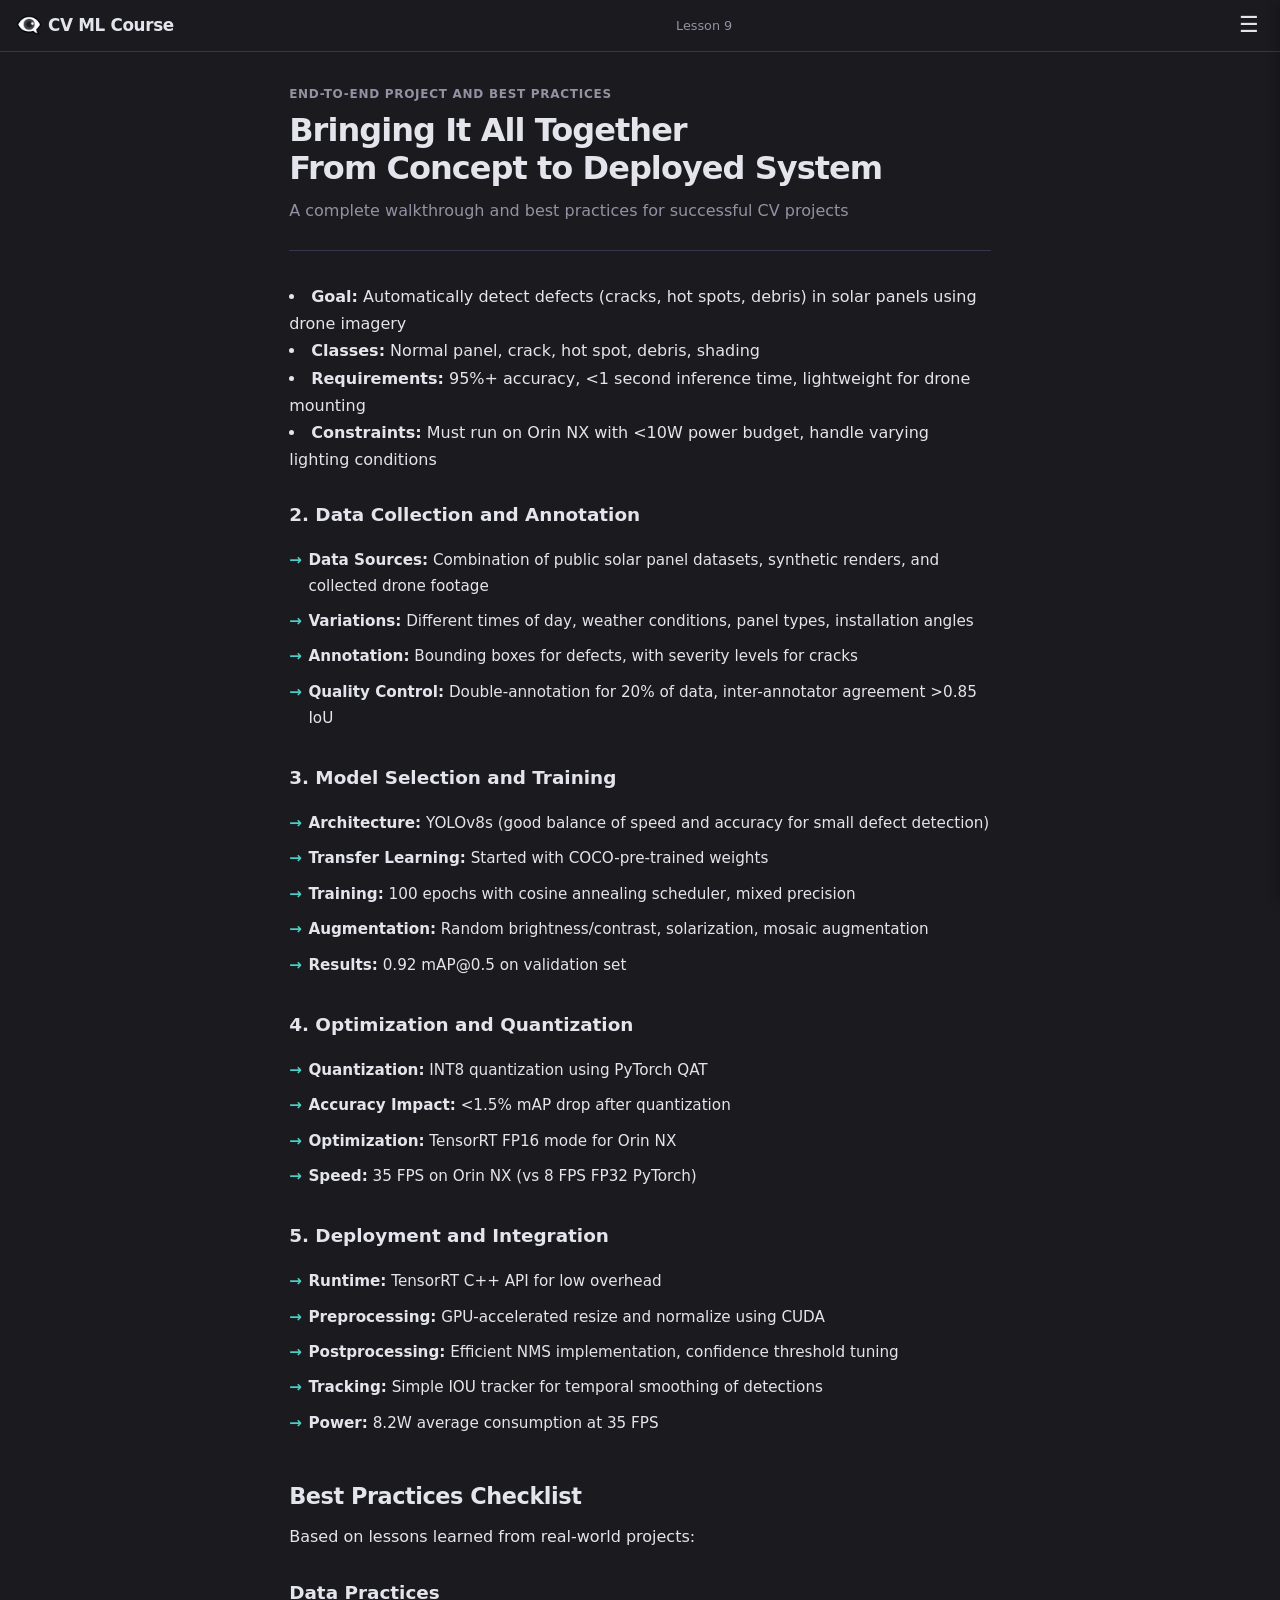
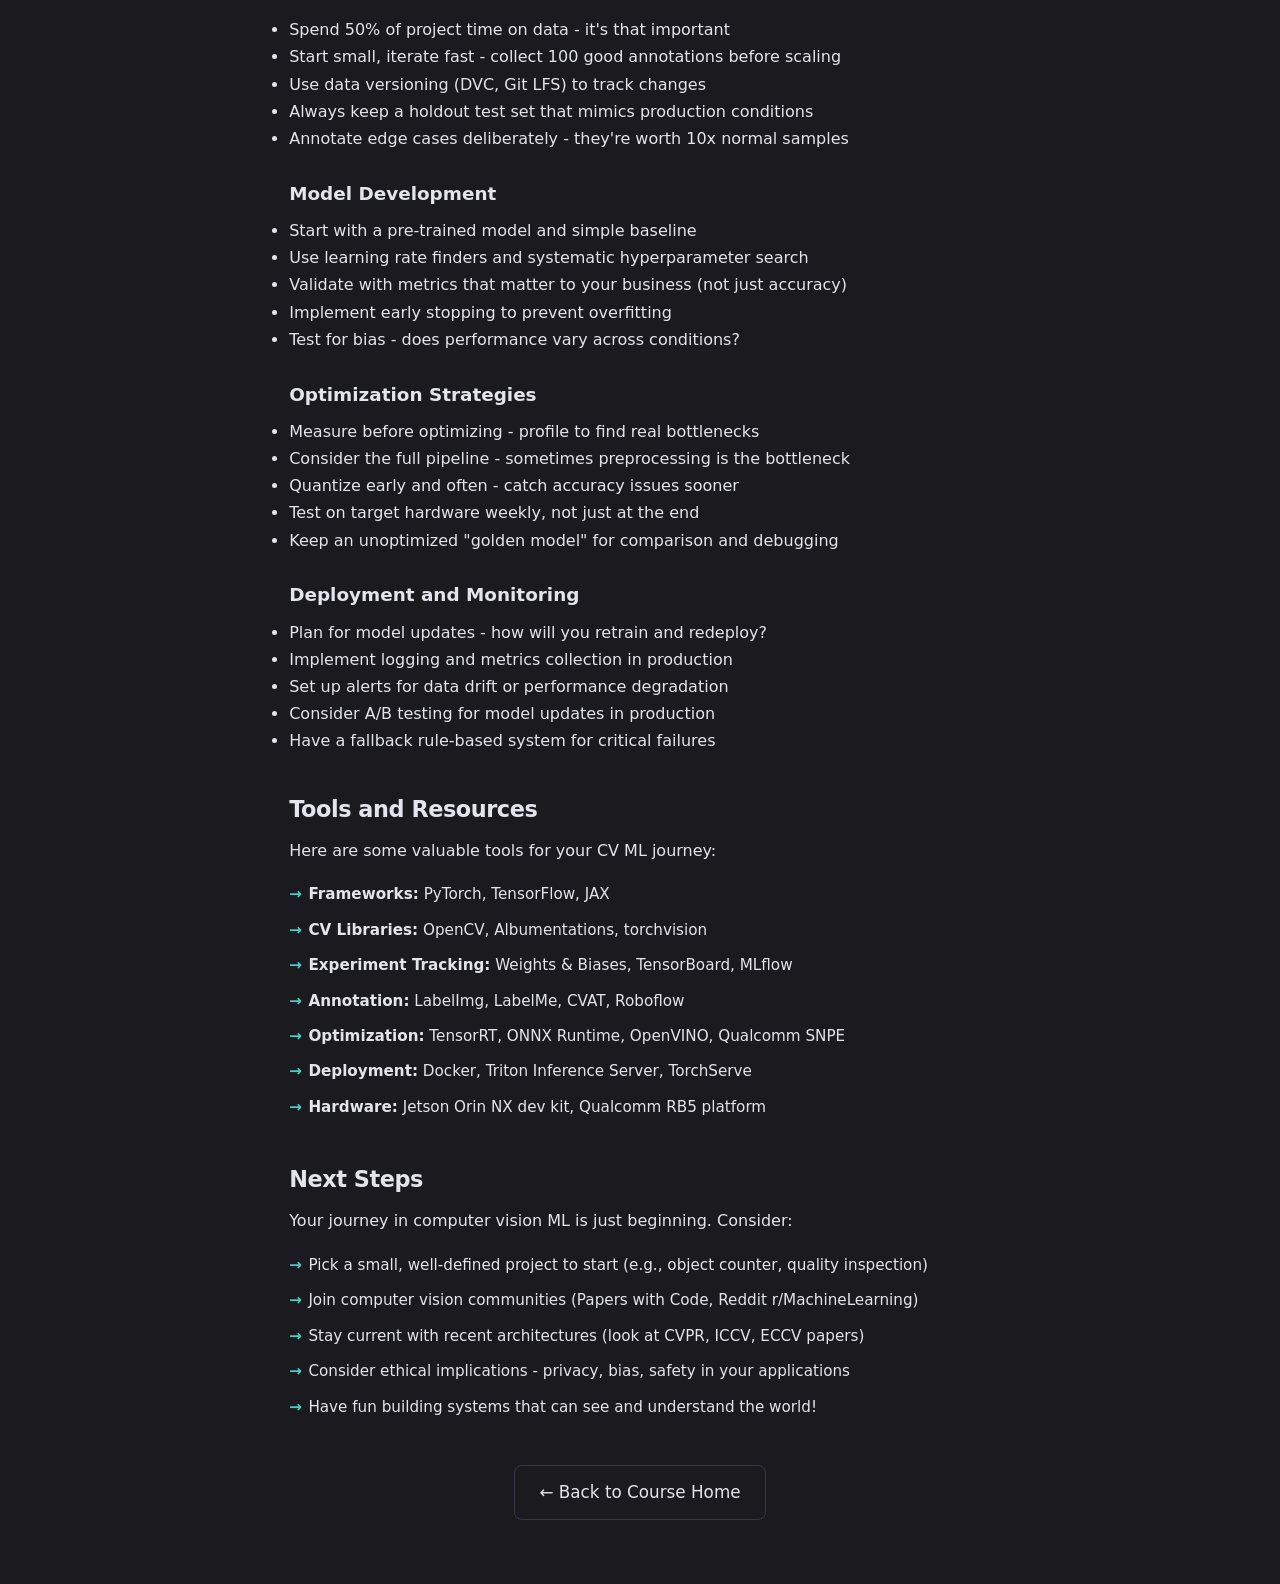
<file: cv-ml-course/lesson9.html>
<!DOCTYPE html>
<html lang="en">
<head>
<meta charset="UTF-8">
<meta name="viewport" content="width=device-width, initial-scale=1.0">
<title>Computer Vision ML: End-to-End Project and Best Practices</title>
<link rel="stylesheet" href="assets/style.css">
</head>
<body data-lesson="9">

<!-- Navigation -->
<nav class="top-nav">
  <a href="index.html" class="nav-brand">
    <span class="emoji">👁️‍🗨️</span> CV ML Course
  </a>
  <span class="nav-lesson">Lesson 9</span>
  <button class="menu-btn" aria-label="Lessons">☰</button>
</nav>

<!-- Lesson Drawer -->
<div class="drawer-overlay"></div>
<aside class="lesson-drawer">
  <div class="drawer-header">
    <h3>Course Syllabus</h3>
    <button class="drawer-close">✕</button>
  </div>
  <ul class="lesson-list">
    <li><a href="index.html"><span class="lesson-num">🏠</span>Home</a></li>
    <li><a href="lesson1.html"><span class="lesson-num">01</span> Introduction to Computer Vision and ML Pipeline <span class="lesson-check" data-lesson="1">✓</span></a></li>
    <li><a href="lesson2.html"><span class="lesson-num">02</span> Data Collection and Annotation <span class="lesson-check" data-lesson="2">✓</span></a></li>
    <li><a href="lesson3.html"><span class="lesson-num">03</span> Model Architecture Selection <span class="lesson-check" data-lesson="3">✓</span></a></li>
    <li><a href="lesson4.html"><span class="lesson-num">04</span> Training Fundamentals and PyTorch Basics <span class="lesson-check" data-lesson="4">✓</span></a></li>
    <li><a href="lesson5.html"><span class="lesson-num">05</span> Model Optimization and Quantization <span class="lesson-check" data-lesson="5">✓</span></a></li>
    <li><a href="lesson6.html"><span class="lesson-num">06</span> Deployment to Embedded Systems <span class="lesson-check" data-lesson="6">✓</span></a></li>
    <li><a href="lesson7.html"><span class="lesson-num">07</span> Real-time Inference and Tracking <span class="lesson-check" data-lesson="7">✓</span></a></li>
    <li><a href="lesson8.html"><span class="lesson-num">08</span> ONNX Conversion and Optimization <span class="lesson-check" data-lesson="8">✓</span></a></li>
    <li><a href="lesson9.html" class="active"><span class="lesson-num">09</span> End-to-End Project and Best Practices <span class="lesson-check" data-lesson="9">✓</span></a></li>
  </ul>
  <div class="progress-bar"><div class="progress-bar-fill" style="width:90%"></div></div>
</aside>

<!-- Main Content -->
<main class="container">
  <header class="lesson-header">
    <div class="lesson-meta">End-to-End Project and Best Practices</div>
    <h1>Bringing It All Together<br>From Concept to Deployed System</h1>
    <p class="lesson-subtitle">A complete walkthrough and best practices for successful CV projects</p>
  </header>

  <div class="story-hook>
    Now that you've learned all the individual components, let's walk through a complete example project: building a drone-based system for inspecting solar panels for defects. We'll cover everything from defining the problem to deploying on an Orin NX, including lessons learned and best practices.
  </div>

  <h2>End-to-End Example: Solar Panel Inspection System</h2>
  <p>
    Let's trace through a realistic computer vision project:
  </p>

  <h3>1. Problem Definition</h3>
  <ul class="content-list">
    <li><strong>Goal:</strong> Automatically detect defects (cracks, hot spots, debris) in solar panels using drone imagery</li>
    <li><strong>Classes:</strong> Normal panel, crack, hot spot, debris, shading</li>
    <li><strong>Requirements:</strong> 95%+ accuracy, <1 second inference time, lightweight for drone mounting</li>
    <li><strong>Constraints:</strong> Must run on Orin NX with <10W power budget, handle varying lighting conditions</li>
  </ul>

  <h3>2. Data Collection and Annotation</h3>
  <ul class="content-list">
    <li><strong>Data Sources:</strong> Combination of public solar panel datasets, synthetic renders, and collected drone footage</li>
    <li><strong>Variations:</strong> Different times of day, weather conditions, panel types, installation angles</li>
    <li><strong>Annotation:</strong> Bounding boxes for defects, with severity levels for cracks</li>
    <li><strong>Quality Control:</strong> Double-annotation for 20% of data, inter-annotator agreement >0.85 IoU</li>
  </ul>

  <h3>3. Model Selection and Training</h3>
  <ul class="content-list">
    <li><strong>Architecture:</strong> YOLOv8s (good balance of speed and accuracy for small defect detection)</li>
    <li><strong>Transfer Learning:</strong> Started with COCO-pre-trained weights</li>
    <li><strong>Training:</strong> 100 epochs with cosine annealing scheduler, mixed precision</li>
    <li><strong>Augmentation:</strong> Random brightness/contrast, solarization, mosaic augmentation</li>
    <li><strong>Results:</strong> 0.92 mAP@0.5 on validation set</li>
  </ul>

  <h3>4. Optimization and Quantization</h3>
  <ul class="content-list">
    <li><strong>Quantization:</strong> INT8 quantization using PyTorch QAT</li>
    <li><strong>Accuracy Impact:</strong> <1.5% mAP drop after quantization</li>
    <li><strong>Optimization:</strong> TensorRT FP16 mode for Orin NX</li>
    <li><strong>Speed:</strong> 35 FPS on Orin NX (vs 8 FPS FP32 PyTorch)</li>
  </ul>

  <h3>5. Deployment and Integration</h3>
  <ul class="content-list">
    <li><strong>Runtime:</strong> TensorRT C++ API for low overhead</li>
    <li><strong>Preprocessing:</strong> GPU-accelerated resize and normalize using CUDA</li>
    <li><strong>Postprocessing:</strong> Efficient NMS implementation, confidence threshold tuning</li>
    <li><strong>Tracking:</strong> Simple IOU tracker for temporal smoothing of detections</li>
    <li><strong>Power:</strong> 8.2W average consumption at 35 FPS</li>
  </ul>

  <h2>Best Practices Checklist</h2>
  <p>
    Based on lessons learned from real-world projects:
  </p>

  <div class="concept-grid">
    <div class="concept-card">
      <h3>Data Practices</h3>
      <ul>
        <li>Spend 50% of project time on data - it's that important</li>
        <li>Start small, iterate fast - collect 100 good annotations before scaling</li>
        <li>Use data versioning (DVC, Git LFS) to track changes</li>
        <li>Always keep a holdout test set that mimics production conditions</li>
        <li>Annotate edge cases deliberately - they're worth 10x normal samples</li>
      </ul>
    </div>
    <div class="concept-card">
      <h3>Model Development</h3>
      <ul>
        <li>Start with a pre-trained model and simple baseline</li>
        <li>Use learning rate finders and systematic hyperparameter search</li>
        <li>Validate with metrics that matter to your business (not just accuracy)</li>
        <li>Implement early stopping to prevent overfitting</li>
        <li>Test for bias - does performance vary across conditions?</li>
      </ul>
    </div>
    <div class="concept-card">
      <h3>Optimization Strategies</h3>
      <ul>
        <li>Measure before optimizing - profile to find real bottlenecks</li>
        <li>Consider the full pipeline - sometimes preprocessing is the bottleneck</li>
        <li>Quantize early and often - catch accuracy issues sooner</li>
        <li>Test on target hardware weekly, not just at the end</li>
        <li>Keep an unoptimized "golden model" for comparison and debugging</li>
      </ul>
    </div>
    <div class="concept-card">
      <h3>Deployment and Monitoring</h3>
      <ul>
        <li>Plan for model updates - how will you retrain and redeploy?</li>
        <li>Implement logging and metrics collection in production</li>
        <li>Set up alerts for data drift or performance degradation</li>
        <li>Consider A/B testing for model updates in production</li>
        <li>Have a fallback rule-based system for critical failures</li>
      </ul>
    </div>
  </div>

  <h2>Tools and Resources</h2>
  <p>
    Here are some valuable tools for your CV ML journey:
  </p>

  <ul class="content-list">
    <li><strong>Frameworks:</strong> PyTorch, TensorFlow, JAX</li>
    <li><strong>CV Libraries:</strong> OpenCV, Albumentations, torchvision</li>
    <li><strong>Experiment Tracking:</strong> Weights & Biases, TensorBoard, MLflow</li>
    <li><strong>Annotation:</strong> LabelImg, LabelMe, CVAT, Roboflow</li>
    <li><strong>Optimization:</strong> TensorRT, ONNX Runtime, OpenVINO, Qualcomm SNPE</li>
    <li><strong>Deployment:</strong> Docker, Triton Inference Server, TorchServe</li>
    <li><strong>Hardware:</strong> Jetson Orin NX dev kit, Qualcomm RB5 platform</li>
  </ul>

  <h2>Next Steps</h2>
  <p>
    Your journey in computer vision ML is just beginning. Consider:
  </p>

  <ol class="content-list">
    <li>Pick a small, well-defined project to start (e.g., object counter, quality inspection)</li>
    <li>Join computer vision communities (Papers with Code, Reddit r/MachineLearning)</li>
    <li>Stay current with recent architectures (look at CVPR, ICCV, ECCV papers)</li>
    <li>Consider ethical implications - privacy, bias, safety in your applications</li>
    <li>Have fun building systems that can see and understand the world!</li>
  </ol>

  <div style="text-align:center;margin-top:2.5rem;">
    <a href="index.html" class="nav-btn" style="display:inline-flex;font-size:1.05rem;padding:0.75rem 1.5rem;">
      ← Back to Course Home
    </a>
  </div>
</main>

<script src="assets/nav.js"></script>
<script src="assets/audio.js"></script>
</body>
</html>
</file>
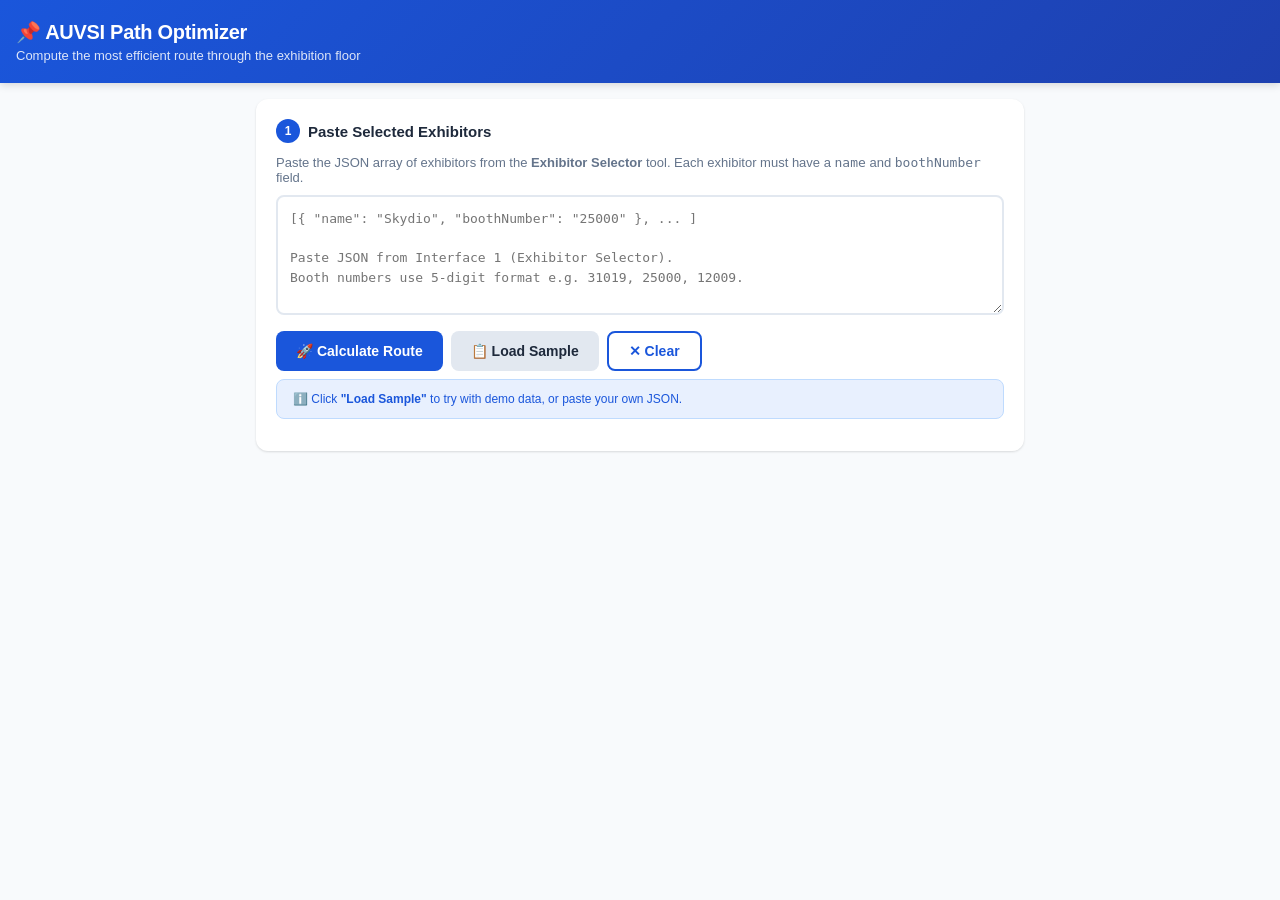
<file: auvsi-show/interface2/path_optimizer.html>
<!DOCTYPE html>
<html lang="en">
<head>
<meta charset="UTF-8">
<meta name="viewport" content="width=device-width, initial-scale=1.0, maximum-scale=1.0, user-scalable=no">
<title>AUVSI Path Optimizer</title>
<style>
  :root {
    --primary: #1a56db;
    --primary-light: #e8f0fe;
    --accent: #059669;
    --bg: #f8fafc;
    --card: #ffffff;
    --text: #1e293b;
    --text-muted: #64748b;
    --border: #e2e8f0;
    --shadow: 0 1px 3px rgba(0,0,0,0.08), 0 1px 2px rgba(0,0,0,0.06);
    --radius: 12px;
  }

  * { margin: 0; padding: 0; box-sizing: border-box; }

  body {
    font-family: -apple-system, BlinkMacSystemFont, 'Segoe UI', Roboto, 'Helvetica Neue', Arial, sans-serif;
    background: var(--bg);
    color: var(--text);
    min-height: 100vh;
    padding: 0 0 80px 0;
  }

  .header {
    background: linear-gradient(135deg, var(--primary), #1e40af);
    color: white;
    padding: 20px 16px;
    position: sticky;
    top: 0;
    z-index: 50;
    box-shadow: 0 2px 8px rgba(0,0,0,0.15);
  }
  .header h1 { font-size: 20px; font-weight: 700; letter-spacing: -0.3px; }
  .header p { font-size: 13px; opacity: 0.85; margin-top: 4px; }

  .container { max-width: 800px; margin: 0 auto; padding: 16px; }

  .card {
    background: var(--card);
    border-radius: var(--radius);
    box-shadow: var(--shadow);
    padding: 20px;
    margin-bottom: 16px;
  }
  .card-title {
    font-size: 15px;
    font-weight: 600;
    margin-bottom: 12px;
    color: var(--text);
    display: flex;
    align-items: center;
    gap: 8px;
    flex-wrap: wrap;
  }
  .card-title .step-badge {
    background: var(--primary);
    color: white;
    width: 24px;
    height: 24px;
    border-radius: 50%;
    display: inline-flex;
    align-items: center;
    justify-content: center;
    font-size: 12px;
    font-weight: 700;
    flex-shrink: 0;
  }

  textarea {
    width: 100%;
    min-height: 120px;
    padding: 12px;
    border: 2px solid var(--border);
    border-radius: 8px;
    font-family: 'SF Mono', 'Fira Code', 'Consolas', monospace;
    font-size: 13px;
    line-height: 1.5;
    resize: vertical;
    transition: border-color 0.2s;
  }
  textarea:focus { outline: none; border-color: var(--primary); }

  .btn {
    display: inline-flex;
    align-items: center;
    justify-content: center;
    gap: 6px;
    padding: 10px 20px;
    border: none;
    border-radius: 8px;
    font-size: 14px;
    font-weight: 600;
    cursor: pointer;
    transition: all 0.2s;
    touch-action: manipulation;
    -webkit-tap-highlight-color: transparent;
  }
  .btn:active { transform: scale(0.97); }
  .btn-primary { background: var(--primary); color: white; }
  .btn-primary:hover { background: #1e40af; }
  .btn-primary:disabled { opacity: 0.5; cursor: not-allowed; }
  .btn-secondary { background: #e2e8f0; color: var(--text); }
  .btn-secondary:hover { background: #cbd5e1; }
  .btn-accent { background: var(--accent); color: white; }
  .btn-accent:hover { background: #047857; }
  .btn-outline { background: transparent; color: var(--primary); border: 2px solid var(--primary); }
  .btn-outline:hover { background: var(--primary-light); }
  .btn-danger { background: #dc2626; color: white; }
  .btn-danger:hover { background: #b91c1c; }

  .btn-group { display: flex; gap: 8px; flex-wrap: wrap; margin-top: 12px; }

  .stats {
    display: flex;
    gap: 12px;
    flex-wrap: wrap;
    margin-bottom: 16px;
  }
  .stat-item {
    background: var(--card);
    border-radius: 8px;
    padding: 10px 14px;
    flex: 1;
    min-width: 100px;
    text-align: center;
    box-shadow: var(--shadow);
  }
  .stat-value { font-size: 22px; font-weight: 700; color: var(--primary); }
  .stat-label { font-size: 11px; color: var(--text-muted); text-transform: uppercase; letter-spacing: 0.5px; margin-top: 2px; }

  .map-container {
    position: relative;
    width: 100%;
    border-radius: 8px;
    overflow: hidden;
    border: 1px solid var(--border);
    background: #f1f5f9;
  }
  .map-container svg { width: 100%; height: auto; display: block; }

  .map-legend {
    display: flex;
    flex-wrap: wrap;
    gap: 12px;
    padding: 10px 0 0 0;
    font-size: 12px;
  }
  .legend-item { display: flex; align-items: center; gap: 6px; }
  .legend-dot { width: 12px; height: 12px; border-radius: 50%; flex-shrink: 0; }
  .legend-line { width: 24px; height: 3px; border-radius: 2px; flex-shrink: 0; }

  .route-table-wrap { overflow-x: auto; -webkit-overflow-scrolling: touch; }
  .route-table { width: 100%; border-collapse: collapse; font-size: 14px; }
  .route-table th {
    background: var(--primary-light);
    color: var(--primary);
    font-weight: 600;
    text-align: left;
    padding: 10px 12px;
    border-bottom: 2px solid var(--primary);
    font-size: 12px;
    text-transform: uppercase;
    letter-spacing: 0.5px;
  }
  .route-table td { padding: 10px 12px; border-bottom: 1px solid var(--border); }
  .route-table tr:hover td { background: #f1f5f9; }
  .route-table .step-num { font-weight: 700; text-align: center; width: 48px; }
  .route-table .step-vis {
    display: inline-flex;
    align-items: center;
    justify-content: center;
    width: 28px;
    height: 28px;
    border-radius: 50%;
    background: var(--primary);
    color: white;
    font-size: 12px;
    font-weight: 700;
  }
  .route-table .booth-cell { font-family: 'SF Mono', 'Fira Code', monospace; font-weight: 600; color: var(--accent); }
  .route-table .step-start .step-vis { background: #dc2626; }
  .route-table .step-end .step-vis { background: var(--accent); }

  .status-msg {
    padding: 12px 16px;
    border-radius: 8px;
    margin-bottom: 12px;
    font-size: 14px;
    display: none;
  }
  .status-msg.error { display: block; background: #fef2f2; color: #dc2626; border: 1px solid #fecaca; }
  .status-msg.success { display: block; background: #f0fdf4; color: #16a34a; border: 1px solid #bbf7d0; }
  .status-msg.info { display: block; background: var(--primary-light); color: var(--primary); border: 1px solid #bfdbfe; }

  .hidden { display: none !important; }

  .hint { font-size: 13px; color: var(--text-muted); margin-bottom: 10px; }

  .empty-state {
    text-align: center;
    padding: 40px 20px;
    color: var(--text-muted);
  }
  .empty-state h3 { font-size: 16px; font-weight: 600; margin-bottom: 6px; color: var(--text); }

  @media (max-width: 480px) {
    .header { padding: 16px 12px; }
    .header h1 { font-size: 18px; }
    .container { padding: 12px; }
    .card { padding: 16px; }
    .stats { gap: 8px; }
    .stat-item { min-width: 80px; padding: 8px 10px; }
    .stat-value { font-size: 18px; }
    .route-table { font-size: 13px; }
    .route-table th, .route-table td { padding: 8px 10px; }
  }

  @media print {
    .header { position: static; }
    .btn, .btn-group, .input-section, .dl-section { display: none !important; }
    .card { box-shadow: none; border: 1px solid #ccc; break-inside: avoid; }
  }
</style>
</head>
<body>

<div class="header">
  <h1>📌 AUVSI Path Optimizer</h1>
  <p>Compute the most efficient route through the exhibition floor</p>
</div>

<div class="container">

  <!-- Input Section -->
  <div class="card input-section" id="inputCard">
    <div class="card-title"><span class="step-badge">1</span> Paste Selected Exhibitors</div>
    <p class="hint">
      Paste the JSON array of exhibitors from the <strong>Exhibitor Selector</strong> tool.
      Each exhibitor must have a <code>name</code> and <code>boothNumber</code> field.
    </p>
    <textarea id="jsonInput" placeholder='[{ "name": "Skydio", "boothNumber": "25000" }, ... ]&#10;&#10;Paste JSON from Interface 1 (Exhibitor Selector).&#10;Booth numbers use 5-digit format e.g. 31019, 25000, 12009.'></textarea>
    <div class="btn-group">
      <button class="btn btn-primary" id="calcBtn" onclick="calculatePath()">🚀 Calculate Route</button>
      <button class="btn btn-secondary" onclick="loadSample()">📋 Load Sample</button>
      <button class="btn btn-outline" onclick="clearAll()">✕ Clear</button>
    </div>
    <div id="inputInfo" class="status-msg info" style="margin-top:8px;display:block;font-size:12px;">
      ℹ️ Click <strong>"Load Sample"</strong> to try with demo data, or paste your own JSON.
    </div>
  </div>

  <!-- Status Messages -->
  <div id="statusMsg" class="status-msg"></div>

  <!-- Results Section -->
  <div id="resultsSection" class="hidden">

    <!-- Stats -->
    <div class="stats" id="statsBar"></div>

    <!-- Map -->
    <div class="card" id="mapCard">
      <div class="card-title">🗺️ Optimized Route Map</div>
      <div class="map-container" id="mapContainer"></div>
      <div class="map-legend" id="mapLegend">
        <div class="legend-item"><div class="legend-dot" style="background:var(--primary);"></div> Booth</div>
        <div class="legend-item"><div class="legend-line" style="background:var(--primary);"></div> Path</div>
        <div class="legend-item"><div class="legend-dot" style="background:#dc2626;"></div> Start</div>
        <div class="legend-item"><div class="legend-dot" style="background:var(--accent);"></div> End</div>
      </div>
    </div>

    <!-- Route Table -->
    <div class="card" id="tableCard">
      <div class="card-title">
        📋 Optimized Route Order
        <span style="font-size:12px;font-weight:400;color:var(--text-muted);">
          <span style="display:inline-flex;align-items:center;gap:4px;">
            <span style="display:inline-block;width:10px;height:10px;border-radius:50%;background:#dc2626;"></span> Start
            <span style="display:inline-block;width:10px;height:10px;border-radius:50%;background:var(--accent);margin-left:4px;"></span> End
          </span>
        </span>
      </div>
      <div class="route-table-wrap">
        <table class="route-table" id="routeTable">
          <thead>
            <tr>
              <th style="text-align:center;width:48px;">Step</th>
              <th>Exhibitor</th>
              <th style="width:100px;">Booth</th>
            </tr>
          </thead>
          <tbody id="routeBody"></tbody>
        </table>
      </div>
      <div class="btn-group dl-section" style="margin-top:12px;">
        <button class="btn btn-secondary" onclick="downloadRoute()" id="dlBtn" style="display:none;">📥 Download Route (JSON)</button>
        <button class="btn btn-outline" onclick="window.print()" id="printBtn" style="display:none;">🖨️ Print</button>
      </div>
    </div>

  </div>

</div>

<script>
// ============================================================
// BOOTH COORDINATE MAP — AUVSI XPonential Exhibition Floor
// ============================================================
// Coordinates are percentage-based (0-100) for SVG scaling.
// Booth numbers follow a typical AUVSI convention center grid.

// ============================================================
// DYNAMIC BOOTH COORDINATE MAP — XPONENTIAL 2026 @ Huntington Place
// ============================================================
// Real booth numbers follow a 5-digit pattern: ZZPPP
//   ZZ = aisle/zone (10-44)
//   PPP = position within aisle (000-999)
// Huntington Place Hall A-D is ~200K sq ft rectangle.
// Zones run in rows: 10-19 front, 20-29 row2, 30-39 row3, 40-44 back.
// Within each zone, booths are arranged along the aisle (alternating sides).

function getBoothCoord(boothStr) {
  boothStr = String(boothStr).trim();

  // Handle Meeting Rooms (MR1, MR2, etc)
  if (/^MR\s*(\d+)$/i.test(boothStr)) {
    const n = parseInt(RegExp.$1);
    return { x: 85 + n * 2.5, y: 6, label: `Meeting Room ${n}` };
  }

  // Must be a 4-5 digit number
  const m = boothStr.match(/^(\d+)$/);
  if (!m) return null;

  const num = parseInt(m[1]);
  // 5-digit format: ZZ-PPP → zone = first 2 digits, pos = last 3 digits
  // e.g. 31019 → zone 31, position 019
  const zone = Math.floor(num / 1000); // 31 from 31019
  const pos  = num % 1000;             // 19 from 31019

  // Map zone to a row on the floor (0-3 rows covering zones 10-44)
  // Zones 10-18: Row 0  (front, Hall A)
  // Zones 19-28: Row 1  (Hall B)
  // Zones 29-38: Row 2  (Hall C)
  // Zones 39-44: Row 3  (back, Hall D)
  let row;
  if (zone >= 10 && zone <= 18) row = 0;
  else if (zone >= 19 && zone <= 28) row = 1;
  else if (zone >= 29 && zone <= 38) row = 2;
  else if (zone >= 39 && zone <= 44) row = 3;
  else return null; // outside known zone range

  // Y: center line of each row, alternating sides per aisle
  const rowBaseY = [14, 36, 58, 80];
  const yCenter = rowBaseY[row];
  const side = (zone % 2 === 0) ? -4.2 : 4.2;
  const y = yCenter + side;

  // X: positions are typically spread across the floor width
  // Booth positions 000-999 map across the 0-100 X range
  // Use the zone within the row to determine horizontal sector
  const zoneInRow = zone - (row * 10 + 10); // 0-8 within row
  const zonesPerRow = (row === 3) ? 6 : 10; // row 3 has zones 39-44 (6 zones)
  const sectorWidth = 100 / zonesPerRow;
  const sectorStart = zoneInRow * sectorWidth;

  // Within the sector, position the booth based on its pos value
  // pos ranges 0-99, map to the sector width (leaving margins)
  const margin = sectorWidth * 0.08;
  const usableWidth = sectorWidth - 2 * margin;
  const x = sectorStart + margin + (pos / 99) * usableWidth;

  const zoneLabel = `Zone ${zone}`;
  return { x, y, label: zoneLabel };
}

// Build a lookup for all known zones (lazy, computed on demand)
const BOOTH_DATABASE = new Proxy({}, {
  get(target, prop) {
    if (target[prop] !== undefined) return target[prop];
    const coord = getBoothCoord(prop);
    if (coord) { target[prop] = coord; }
    return coord;
  }
});

// ============================================================
// SAMPLE EXHIBITOR DATA
// ============================================================
// Sample: 15 real XPONENTIAL 2026 exhibitors for quick testing
const SAMPLE_EXHIBITORS = [
  { name: 'Skydio',                  boothNumber: '25000', description: 'Autonomous drone platform for enterprise inspection and defense.' },
  { name: 'DJI Enterprise',          boothNumber: '23000', description: 'Leading drone manufacturer with enterprise and consumer UAV solutions.' },
  { name: 'Anduril Industries',      boothNumber: '21000', description: 'Defense technology company with autonomous systems and AI.' },
  { name: 'Shield AI',               boothNumber: '24000', description: 'AI pilot technology for autonomous aircraft operations.' },
  { name: 'AeroVironment',           boothNumber: '12009', description: 'Unmanned aircraft systems for defense and government.' },
  { name: 'Honeywell',               boothNumber: '24010', description: 'Aerospace guidance, navigation, and autonomy solutions.' },
  { name: 'Red Cat / Teal Drones',  boothNumber: '32000', description: 'American-made sUAS for defense and public safety.' },
  { name: 'Zipline',                 boothNumber: '23010', description: 'Medical drone delivery service operating in multiple countries.' },
  { name: 'Wing',                    boothNumber: '21010', description: 'Alphabet subsidiary for drone delivery services.' },
  { name: 'Amazon Prime Air',        boothNumber: '38000', description: 'Amazon drone delivery program for fast package delivery.' },
  { name: 'Doodle Labs',             boothNumber: '32001', description: 'Industrial-grade wireless mesh networking for robotics.' },
  { name: 'ESRI',                    boothNumber: '24017', description: 'GIS mapping and spatial analytics software platform.' },
  { name: 'Trimble Inc',             boothNumber: '27000', description: 'GNSS positioning, surveying, and precision agriculture tech.' },
  { name: 'Teledyne FLIR',           boothNumber: '18010', description: 'Thermal imaging and sensing for defense and industrial.' },
  { name: 'Silvus Technologies',     boothNumber: '35000', description: 'MIMO mesh networking for tactical communications.' }
];

// ============================================================
// CORE FUNCTIONS
// ============================================================

let lastRoute = null;

function loadSample() {
  document.getElementById('jsonInput').value = JSON.stringify(SAMPLE_EXHIBITORS, null, 2);
  clearResults();
  document.getElementById('statusMsg').className = 'status-msg info';
  document.getElementById('statusMsg').textContent = '✅ Sample data loaded. Click "Calculate Route" to optimize.';
  document.getElementById('statusMsg').style.display = 'block';
}

function clearAll() {
  document.getElementById('jsonInput').value = '';
  clearResults();
}

function clearResults() {
  document.getElementById('resultsSection').classList.add('hidden');
  document.getElementById('statsBar').innerHTML = '';
  document.getElementById('mapContainer').innerHTML = '';
  document.getElementById('routeBody').innerHTML = '';
  document.getElementById('statusMsg').className = 'status-msg';
  document.getElementById('statusMsg').style.display = 'none';
  document.getElementById('dlBtn').style.display = 'none';
  document.getElementById('printBtn').style.display = 'none';
  lastRoute = null;
}

function showStatus(type, msg) {
  const el = document.getElementById('statusMsg');
  el.className = 'status-msg ' + type;
  el.textContent = msg;
  el.style.display = 'block';
}

function calculatePath() {
  const btn = document.getElementById('calcBtn');
  btn.disabled = true;
  btn.innerHTML = '<span class="spinner"></span> Calculating…';

  // Allow UI to update
  setTimeout(() => {
    try {
      _calculatePath();
    } finally {
      btn.disabled = false;
      btn.innerHTML = '🚀 Calculate Route';
    }
  }, 50);
}

function _calculatePath() {
  const input = document.getElementById('jsonInput').value.trim();
  if (!input) {
    showStatus('error', '⚠️ Please paste exhibitor JSON data or load sample data.');
    return;
  }

  let exhibitors;
  try {
    exhibitors = JSON.parse(input);
  } catch (e) {
    showStatus('error', '⚠️ Invalid JSON. Please check your input and try again.');
    return;
  }

  if (!Array.isArray(exhibitors) || exhibitors.length === 0) {
    showStatus('error', '⚠️ JSON must be a non-empty array of exhibitor objects.');
    return;
  }

  const exhibitorList = [];
  for (const ex of exhibitors) {
    const name = ex.name || ex.Exhibitor || ex.company || ex.Company || 'Unknown';
    const booth = String(ex.boothNumber || ex.booth || ex.Booth || ex.BoothNumber || '').trim();

    if (!booth) {
      showStatus('error', `⚠️ Exhibitor "${name}" is missing a booth number.`);
      return;
    }

    if (!BOOTH_DATABASE[booth]) {
      showStatus('error', `⚠️ Booth "${booth}" (${name}) was not found. Valid booths are in zones 10-44 (e.g. 10000–44999) or MR1-MR9 meeting rooms.`);
      return;
    }

    exhibitorList.push({ name, booth, coord: BOOTH_DATABASE[booth] });
  }

  lastRoute = nearestNeighbor(exhibitorList);

  renderStats(exhibitorList, lastRoute);
  renderMap(lastRoute);
  renderTable(lastRoute);

  document.getElementById('resultsSection').classList.remove('hidden');
  document.getElementById('dlBtn').style.display = 'inline-flex';
  document.getElementById('printBtn').style.display = 'inline-flex';
  showStatus('success', `✅ Route optimized! ${lastRoute.length} stops in sequence.`);

  document.getElementById('resultsSection').scrollIntoView({ behavior: 'smooth', block: 'start' });
}

// ============================================================
// NEAREST NEIGHBOR PATH ALGORITHM
// ============================================================
function nearestNeighbor(exhibitors) {
  if (exhibitors.length === 0) return [];
  if (exhibitors.length === 1) return [{ ...exhibitors[0], step: 1, cumulativeDist: 0 }];

  const unvisited = exhibitors.map(e => ({ ...e }));
  const route = [];

  // Start at booth closest to map center
  const cx = 50, cy = 50;
  let best = 0, bestD = Infinity;
  for (let i = 0; i < unvisited.length; i++) {
    const dx = unvisited[i].coord.x - cx;
    const dy = unvisited[i].coord.y - cy;
    const d = dx * dx + dy * dy;
    if (d < bestD) { bestD = d; best = i; }
  }

  const start = unvisited.splice(best, 1)[0];
  route.push({ ...start, step: 1, cumulativeDist: 0 });

  while (unvisited.length > 0) {
    const last = route[route.length - 1];
    let idx = 0;
    let minD = Infinity;

    for (let i = 0; i < unvisited.length; i++) {
      const dx = unvisited[i].coord.x - last.coord.x;
      const dy = unvisited[i].coord.y - last.coord.y;
      const d = dx * dx + dy * dy;
      if (d < minD) { minD = d; idx = i; }
    }

    const next = unvisited.splice(idx, 1)[0];
    route.push({
      ...next,
      step: route.length + 1,
      cumulativeDist: route[route.length - 1].cumulativeDist + Math.sqrt(minD)
    });
  }

  return route;
}

// ============================================================
// RENDER FUNCTIONS
// ============================================================

function renderStats(original, route) {
  const bar = document.getElementById('statsBar');
  const totalDist = route.length > 1 ? route[route.length - 1].cumulativeDist : 0;
  const avgStep = route.length > 1 ? (totalDist / (route.length - 1)) : 0;

  bar.innerHTML = `
    <div class="stat-item">
      <div class="stat-value">${route.length}</div>
      <div class="stat-label">Stops</div>
    </div>
    <div class="stat-item">
      <div class="stat-value">${totalDist.toFixed(1)}</div>
      <div class="stat-label">Path Length</div>
    </div>
    <div class="stat-item">
      <div class="stat-value">${avgStep.toFixed(1)}</div>
      <div class="stat-label">Avg Step</div>
    </div>
  `;
}

function renderMap(route) {
  const container = document.getElementById('mapContainer');
  if (route.length === 0) {
    container.innerHTML = '<div class="empty-state"><h3>No route to display</h3></div>';
    return;
  }

  const W = 800, H = 600, P = 45;
  const iW = W - 2 * P, iH = H - 2 * P;
  const sx = x => P + (x / 100) * iW;
  const sy = y => P + (y / 100) * iH;

  let svg = `<svg viewBox="0 0 ${W} ${H}" xmlns="http://www.w3.org/2000/svg">`;

  svg += `<defs>
    <marker id="arr" markerWidth="8" markerHeight="6" refX="8" refY="3" orient="auto">
      <polygon points="0 0, 8 3, 0 6" fill="#1a56db"/>
    </marker>
    <filter id="sh"><feDropShadow dx="1" dy="1" stdDeviation="1" flood-opacity="0.3"/></filter>
    <filter id="glow"><feGaussianBlur stdDeviation="3"/></filter>
  </defs>`;

  // Floor grid
  svg += `<rect x="${P}" y="${P}" width="${iW}" height="${iH}" fill="#f8fafc" stroke="#e2e8f0" stroke-width="1"/>`;
  for (let i = 0; i <= 10; i++) {
    const pct = i * 10;
    svg += `<line x1="${sx(pct)}" y1="${P}" x2="${sx(pct)}" y2="${P + iH}" stroke="#e2e8f0" stroke-width="0.5"/>`;
    svg += `<line x1="${P}" y1="${sy(pct)}" x2="${P + iW}" y2="${sy(pct)}" stroke="#e2e8f0" stroke-width="0.5"/>`;
  }

  // Draw floor plan zones as labeled aisles
  const zoneColors = ['#f1f5f9', '#f8fafc', '#f1f5f9', '#f8fafc'];
  const zoneLabels = ['Hall A (10-18)', 'Hall B (19-28)', 'Hall C (29-38)', 'Hall D (39-44)'];
  for (let row = 0; row < 4; row++) {
    const yTop = [4, 26, 48, 70][row];
    const yBot = [24, 46, 68, 90][row];
    svg += `<rect x="${P}" y="${sy(yTop)}" width="${iW}" height="${sy(yBot)-sy(yTop)}"
      fill="${zoneColors[row]}" stroke="#cbd5e1" stroke-width="1" rx="4"/>`;
    svg += `<text x="${P+8}" y="${sy(yTop+2)}" fill="#94a3b8" font-size="9" font-weight="500">${zoneLabels[row]}</text>`;
  }

  // Draw path segments (dashed lines with arrows)
  if (route.length > 1) {
    for (let i = 0; i < route.length - 1; i++) {
      const a = route[i], b = route[i + 1];
      svg += `<line x1="${sx(a.coord.x)}" y1="${sy(a.coord.y)}" x2="${sx(b.coord.x)}" y2="${sy(b.coord.y)}"
        stroke="#1a56db" stroke-width="2.5" stroke-linecap="round" stroke-dasharray="6,3"
        marker-end="url(#arr)" opacity="0.7"/>`;
    }
  }

  // Draw route nodes with labels
  for (let i = 0; i < route.length; i++) {
    const ex = route[i];
    const x = sx(ex.coord.x), y = sy(ex.coord.y);
    const isFirst = i === 0, isLast = i === route.length - 1;
    const fill = isFirst ? '#dc2626' : isLast ? '#059669' : '#1a56db';
    const r = (isFirst || isLast) ? 17 : 14;

    if (isFirst || isLast) {
      svg += `<circle cx="${x}" cy="${y}" r="${r + 4}" fill="${fill}" opacity="0.15" filter="url(#glow)"/>`;
    }

    svg += `<circle cx="${x}" cy="${y}" r="${r}" fill="${fill}" stroke="white" stroke-width="2.5" filter="url(#sh)"/>`;
    svg += `<text x="${x}" y="${y + 1}" text-anchor="middle" dominant-baseline="central"
      fill="white" font-size="${r <= 14 ? 10 : 11}" font-weight="700">${ex.step}</text>`;

    // Labels (name + booth number)
    const labelY = y - r - 6;
    const name = ex.name.length > 22 ? ex.name.substring(0, 20) + '…' : ex.name;
    const boothLabel = ex.booth ? `Booth ${ex.booth}` : '';

    // Background for label readability
    const tw = Math.max(name.length * 6, boothLabel.length * 5) + 8;
    svg += `<rect x="${x - tw / 2}" y="${labelY - 12}" width="${tw}" height="18" rx="3" fill="rgba(255,255,255,0.85)"/>`;
    svg += `<text x="${x}" y="${labelY}" text-anchor="middle" fill="#1e293b" font-size="9" font-weight="600">${name}</text>`;
    if (boothLabel) {
      svg += `<rect x="${x - 30}" y="${labelY + 12}" width="60" height="15" rx="3" fill="rgba(5,150,105,0.1)"/>`;
      svg += `<text x="${x}" y="${labelY + 22}" text-anchor="middle" fill="#059669" font-size="8" font-weight="600">${boothLabel}</text>`;
    }
  }

  svg += '</svg>';
  container.innerHTML = svg;
}

function renderTable(route) {
  const tbody = document.getElementById('routeBody');
  tbody.innerHTML = '';

  route.forEach((ex, i) => {
    const tr = document.createElement('tr');
    if (i === 0) tr.className = 'step-start';
    else if (i === route.length - 1) tr.className = 'step-end';

    tr.innerHTML = `
      <td class="step-num"><span class="step-vis">${ex.step}</span></td>
      <td><strong>${esc(ex.name)}</strong></td>
      <td class="booth-cell">${esc(ex.booth)}</td>
    `;
    tbody.appendChild(tr);
  });
}

function esc(s) {
  const d = document.createElement('div');
  d.textContent = s;
  return d.innerHTML;
}

// ============================================================
// DOWNLOAD ROUTE AS JSON
// ============================================================
function downloadRoute() {
  if (!lastRoute || lastRoute.length === 0) return;

  const data = lastRoute.map((ex, i) => ({
    step: i + 1,
    name: ex.name,
    boothNumber: ex.booth,
    cumulativeDistance: Math.round(ex.cumulativeDist * 100) / 100
  }));

  const blob = new Blob([JSON.stringify(data, null, 2)], { type: 'application/json' });
  const url = URL.createObjectURL(blob);
  const a = document.createElement('a');
  a.href = url;
  a.download = `auvsi_route_${new Date().toISOString().split('T')[0]}.json`;
  a.click();
  URL.revokeObjectURL(url);
}

// ============================================================
// LOCALSTORAGE BRIDGE (from Interface 1)
// ============================================================
(function() {
  try {
    const stored = localStorage.getItem('auvsi_selected_exhibitors');
    if (stored) {
      const parsed = JSON.parse(stored);
      if (Array.isArray(parsed) && parsed.length > 0) {
        document.getElementById('jsonInput').value = JSON.stringify(parsed, null, 2);
        showStatus('info', '📦 Found exhibitor data from Interface 1. Click "Calculate Route" to optimize.');
      }
    }
  } catch (_) { /* localStorage unavailable */ }
})();
</script>

</body>
</html>
</file>
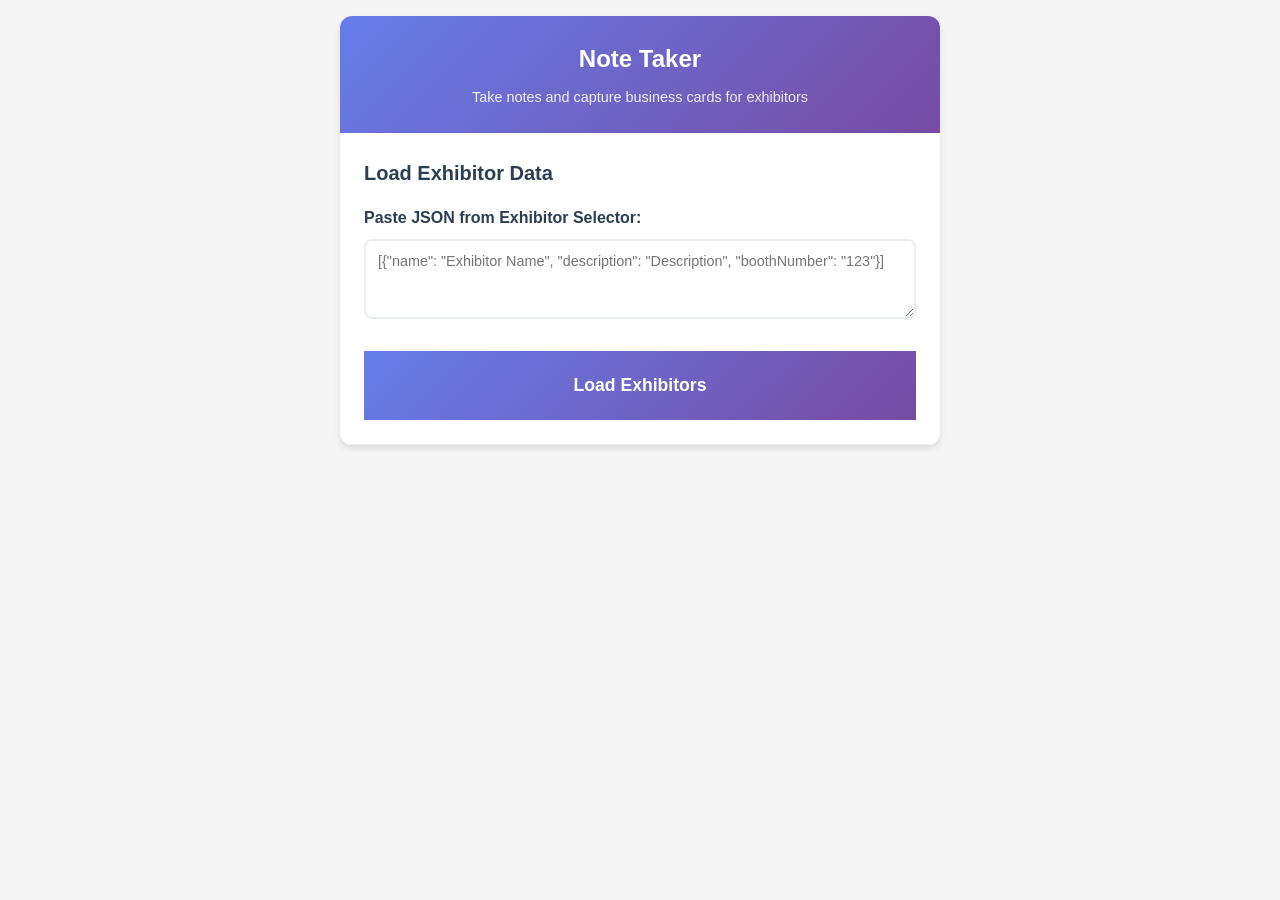
<file: auvsi-show/interface3/note_taker.html>
<!DOCTYPE html>
<html lang="en">
<head>
    <meta charset="UTF-8">
    <meta name="viewport" content="width=device-width, initial-scale=1.0">
    <title>Note Taker</title>
    <style>
        * {
            box-sizing: border-box;
            margin: 0;
            padding: 0;
        }
        
        body {
            font-family: -apple-system, BlinkMacSystemFont, 'Segoe UI', Roboto, sans-serif;
            background-color: #f5f5f5;
            color: #333;
            line-height: 1.6;
            padding: 1rem;
        }
        
        .container {
            max-width: 600px;
            margin: 0 auto;
            background: white;
            border-radius: 12px;
            box-shadow: 0 4px 6px rgba(0, 0, 0, 0.1);
            overflow: hidden;
        }
        
        header {
            background: linear-gradient(135deg, #667eea 0%, #764ba2 100%);
            color: white;
            padding: 1.5rem;
            text-align: center;
        }
        
        h1 {
            font-size: 1.5rem;
            margin-bottom: 0.5rem;
        }
        
        p {
            opacity: 0.9;
            font-size: 0.9rem;
        }
        
        .input-section {
            padding: 1.5rem;
            border-bottom: 1px solid #eee;
        }
        
        .input-section h2 {
            font-size: 1.25rem;
            margin-bottom: 1rem;
            color: #2c3e50;
        }
        
        .input-group {
            margin-bottom: 1.5rem;
        }
        
        .input-group label {
            display: block;
            margin-bottom: 0.5rem;
            font-weight: 600;
            color: #2c3e50;
        }
        
        .input-group textarea {
            width: 100%;
            padding: 0.75rem;
            border: 2px solid #e9ecef;
            border-radius: 8px;
            font-family: inherit;
            font-size: 0.9rem;
            resize: vertical;
            min-height: 80px;
            transition: border-color 0.2s;
        }
        
        .input-group textarea:focus {
            outline: none;
            border-color: #667eea;
        }
        
        .process-button {
            display: block;
            width: 100%;
            padding: 1.5rem;
            background: linear-gradient(135deg, #667eea 0%, #764ba2 100%);
            color: white;
            border: none;
            font-size: 1.1rem;
            font-weight: 600;
            cursor: pointer;
            transition: opacity 0.2s;
        }
        
        .process-button:hover {
            opacity: 0.9;
        }
        
        .process-button:active {
            opacity: 0.8;
        }
        
        .exhibitors-section {
            padding: 1.5rem;
            display: none;
        }
        
        .exhibitors-section.active {
            display: block;
        }
        
        .exhibitors-title {
            font-size: 1.25rem;
            font-weight: 600;
            margin-bottom: 1rem;
            color: #2c3e50;
            display: flex;
            justify-content: space-between;
            align-items: center;
        }
        
        .download-button {
            padding: 0.5rem 1rem;
            background: #28a745;
            color: white;
            border: none;
            border-radius: 6px;
            font-size: 0.9rem;
            cursor: pointer;
            transition: opacity 0.2s;
        }
        
        .download-button:hover {
            opacity: 0.9;
        }
        
        .exhibitor-section {
            border: 1px solid #e9ecef;
            border-radius: 8px;
            margin-bottom: 1.5rem;
            overflow: hidden;
        }
        
        .exhibitor-header {
            background: #f8f9fa;
            padding: 1rem;
            border-bottom: 1px solid #e9ecef;
            cursor: pointer;
            display: flex;
            justify-content: space-between;
            align-items: center;
        }
        
        .exhibitor-header.active {
            background: #e3f2fd;
        }
        
        .exhibitor-header h3 {
            margin: 0;
            font-size: 1.1rem;
            color: #2c3e50;
        }
        
        .exhibitor-booth {
            background: #6c757d;
            color: white;
            padding: 0.25rem 0.5rem;
            border-radius: 4px;
            font-size: 0.8rem;
        }
        
        .exhibitor-content {
            padding: 1rem;
            display: none;
        }
        
        .exhibitor-content.active {
            display: block;
        }
        
        .exhibitor-description {
            background: #f8f9fa;
            padding: 0.75rem;
            border-radius: 6px;
            margin-bottom: 1rem;
            font-size: 0.9rem;
            color: #495057;
        }
        
        .notes-group {
            margin-bottom: 1rem;
        }
        
        .notes-group label {
            display: block;
            margin-bottom: 0.5rem;
            font-weight: 600;
            color: #2c3e50;
        }
        
        .notes-group textarea {
            width: 100%;
            padding: 0.75rem;
            border: 2px solid #e9ecef;
            border-radius: 8px;
            font-family: inherit;
            font-size: 0.9rem;
            resize: vertical;
            min-height: 100px;
            transition: border-color 0.2s;
        }
        
        .notes-group textarea:focus {
            outline: none;
            border-color: #28a745;
        }
        
        .image-group {
            margin-bottom: 1rem;
        }
        
        .image-group label {
            display: block;
            margin-bottom: 0.5rem;
            font-weight: 600;
            color: #2c3e50;
        }
        
        .image-preview {
            width: 100%;
            height: 150px;
            background-color: #f8f9fa;
            border: 2px dashed #dee2e6;
            border-radius: 8px;
            display: flex;
            align-items: center;
            justify-content: center;
            margin-bottom: 0.75rem;
            position: relative;
            overflow: hidden;
        }
        
        .image-preview img {
            max-width: 100%;
            max-height: 100%;
            object-fit: contain;
            display: none;
        }
        
        .image-preview.video-icon {
            display: flex;
            align-items: center;
            justify-content: center;
            color: #6c757d;
            font-size: 2rem;
        }
        
        .image-preview.no-image {
            display: flex;
            align-items: center;
            justify-content: center;
            color: #6c757d;
        }
        
        .image-controls {
            display: flex;
            gap: 0.5rem;
            flex-wrap: wrap;
        }
        
        .image-controls button {
            flex: 1;
            min-width: 80px;
            padding: 0.5rem;
            border: none;
            border-radius: 6px;
            font-size: 0.85rem;
            cursor: pointer;
            transition: opacity 0.2s;
        }
        
        .capture-button {
            background: #17a2b8;
            color: white;
        }
        
        .upload-button {
            background: #28a745;
            color: white;
        }
        
        .clear-button {
            background: #dc3545;
            color: white;
        }
        
        .image-controls button:hover {
            opacity: 0.9;
        }
        
        .image-controls button:active {
            opacity: 0.8;
        }
        
        .empty-state {
            text-align: center;
            color: #888;
            font-style: italic;
            padding: 2rem;
        }
        
        @media (max-width: 480px) {
            .container {
                margin: 0;
                border-radius: 0;
            }
            
            header {
                padding: 1rem;
            }
            
            .input-section {
                padding: 1rem;
            }
            
            .exhibitors-section {
                padding: 1rem;
            }
            
            .exhibitor-header {
                padding: 0.75rem;
            }
            
            .exhibitor-content {
                padding: 0.75rem;
            }
            
            .input-group textarea {
                min-height: 60px;
            }
            
            .notes-group textarea {
                min-height: 80px;
            }
            
            .image-preview {
                height: 120px;
            }
            
            .process-button {
                padding: 1.25rem;
            }
            
            .download-button {
                padding: 0.5rem 0.75rem;
                font-size: 0.8rem;
            }
        }
    </style>
</head>
<body>
    <div class="container">
        <header>
            <h1>Note Taker</h1>
            <p>Take notes and capture business cards for exhibitors</p>
        </header>
        
        <div class="input-section">
            <h2>Load Exhibitor Data</h2>
            <div class="input-group">
                <label for="exhibitorJson">Paste JSON from Exhibitor Selector:</label>
                <textarea id="exhibitorJson" placeholder='[{"name": "Exhibitor Name", "description": "Description", "boothNumber": "123"}]'></textarea>
            </div>
            <button class="process-button" id="processButton">Load Exhibitors</button>
        </div>
        
        <div class="exhibitors-section" id="exhibitorsSection">
            <div class="exhibitors-title">
                <span>Exhibitors</span>
                <button class="download-button" id="downloadButton">Download Notes</button>
            </div>
            <div id="exhibitorsContainer">
                <!-- Exhibitor sections will be populated here -->
            </div>
        </div>
    </div>

    <script>
        document.addEventListener('DOMContentLoaded', function() {
            const exhibitorJsonInput = document.getElementById('exhibitorJson');
            const processButton = document.getElementById('processButton');
            const exhibitorsSection = document.getElementById('exhibitorsSection');
            const exhibitorsContainer = document.getElementById('exhibitorsContainer');
            const downloadButton = document.getElementById('downloadButton');
            
            let exhibitorsData = [];
            
            // Process button click handler
            processButton.addEventListener('click', function() {
                const jsonText = exhibitorJsonInput.value.trim();
                if (!jsonText) {
                    alert('Please paste exhibitor JSON data');
                    return;
                }
                
                try {
                    exhibitorsData = JSON.parse(jsonText);
                    if (!Array.isArray(exhibitorsData)) {
                        throw new Error('JSON must be an array');
                    }
                    
                    // Validate each exhibitor has required fields
                    exhibitorsData.forEach((exhibitor, index) => {
                        if (!exhibitor.name || !exhibitor.description) {
                            throw new Error(`Exhibitor at index ${index} missing required fields (name, description)`);
                        }
                        // Ensure boothNumber exists (can be empty string)
                        if (exhibitor.boothNumber === undefined) {
                            exhibitor.boothNumber = '';
                        }
                    });
                    
                    renderExhibitors();
                    exhibitorsSection.classList.add('active');
                } catch (error) {
                    alert('Invalid JSON: ' + error.message);
                    exhibitorsData = [];
                }
            });
            
            // Render exhibitors
            function renderExhibitors() {
                exhibitorsContainer.innerHTML = '';
                
                if (exhibitorsData.length === 0) {
                    exhibitorsContainer.innerHTML = '<div class="empty-state">No exhibitors to display</div>';
                    return;
                }
                
                exhibitorsData.forEach((exhibitor, index) => {
                    const exhibitorElement = document.createElement('div');
                    exhibitorElement.className = 'exhibitor-section';
                    exhibitorElement.innerHTML = `
                        <div class="exhibitor-header">
                            <h3>${exhibitor.name}</h3>
                            <span class="exhibitor-booth">Booth ${exhibitor.boothNumber || 'TBD'}</span>
                        </div>
                        <div class="exhibitor-content">
                            <div class="exhibitor-description">${exhibitor.description}</div>
                            
                            <div class="notes-group">
                                <label for="notes-${index}">Notes:</label>
                                <textarea id="notes-${index}" placeholder="Take notes about this exhibitor..."></textarea>
                            </div>
                            
                            <div class="image-group">
                                <label>Business Card Image:</label>
                                <div class="image-preview" id="preview-${index}">
                                    <div class="no-image">No image captured</div>
                                </div>
                                <div class="image-controls">
                                    <button class="capture-button" onclick="captureImage(${index})">Take Photo</button>
                                    <button class="upload-button" onclick="uploadImage(${index})">Choose Image</button>
                                    <button class="clear-button" onclick="clearImage(${index})">Clear</button>
                                </div>
                                <input type="file" id="fileInput-${index}" accept="image/*" style="display: none;">
                            </div>
                        </div>
                    `;
                    
                    exhibitorsContainer.appendChild(exhibitorElement);
                    
                    // Add toggle functionality to header
                    const header = exhibitorElement.querySelector('.exhibitor-header');
                    const content = exhibitorElement.querySelector('.exhibitor-content');
                    header.addEventListener('click', function() {
                        header.classList.toggle('active');
                        content.classList.toggle('active');
                    });
                });
            }
            
            // Image capture functions
            window.captureImage = function(index) {
                // Try to access camera first
                if (navigator.mediaDevices && navigator.mediaDevices.getUserMedia) {
                    navigator.mediaDevices.getUserMedia({ video: true })
                        .then(stream => {
                            const video = document.createElement('video');
                            video.autoplay = true;
                            video.srcObject = stream;
                            
                            const preview = document.getElementById(`preview-${index}`);
                            preview.innerHTML = '';
                            preview.appendChild(video);
                            preview.classList.remove('no-image');
                            
                            // Create capture button
                            const captureBtn = document.createElement('button');
                            captureBtn.textContent = 'Capture Photo';
                            captureBtn.style.position = 'absolute';
                            captureBtn.style.bottom = '10px';
                            captureBtn.style.left = '50%';
                            captureBtn.style.transform = 'translateX(-50%)';
                            captureBtn.style.background = 'rgba(0,0,0,0.7)';
                            captureBtn.style.color = 'white';
                            captureBtn.style.border = 'none';
                            captureBtn.style.padding = '5px 10px';
                            captureBtn.style.borderRadius = '4px';
                            captureBtn.style.cursor = 'pointer';
                            preview.style.position = 'relative';
                            preview.appendChild(captureBtn);
                            
                            captureBtn.addEventListener('click', function() {
                                // Create canvas to capture image
                                const canvas = document.createElement('canvas');
                                canvas.width = video.videoWidth;
                                canvas.height = video.videoHeight;
                                const ctx = canvas.getContext('2d');
                                ctx.drawImage(video, 0, 0, canvas.width, canvas.height);
                                
                                // Convert to base64
                                const imageDataUrl = canvas.toDataURL('image/jpeg', 0.8);
                                
                                // Store image data
                                if (!exhibitorsData[index].businessCardImage) {
                                    exhibitorsData[index].businessCardImage = [];
                                }
                                exhibitorsData[index].businessCardImage.push(imageDataUrl);
                                
                                // Update preview
                                updateImagePreview(index, imageDataUrl);
                                
                                // Clean up
                                stream.getTracks().forEach(track => track.stop());
                                preview.removeChild(video);
                                preview.removeChild(captureBtn);
                            });
                            
                            // Auto-capture after 3 seconds for simplicity
                            setTimeout(() => {
                                captureBtn.click();
                            }, 3000);
                        })
                        .catch(err => {
                            console.error("Camera access denied or not available:", err);
                            // Fall back to file upload
                            document.getElementById(`fileInput-${index}`).click();
                        });
                } else {
                    // Fall back to file upload
                    document.getElementById(`fileInput-${index}`).click();
                }
            };
            
            window.uploadImage = function(index) {
                document.getElementById(`fileInput-${index}`).click();
            };
            
            window.clearImage = function(index) {
                if (exhibitorsData[index]) {
                    exhibitorsData[index].businessCardImage = null;
                }
                updateImagePreview(index, null);
            };
            
            // File input change handler
            function setupFileInput(index) {
                const fileInput = document.getElementById(`fileInput-${index}`);
                fileInput.addEventListener('change', function(e) {
                    const file = e.target.files[0];
                    if (file) {
                        const reader = new FileReader();
                        reader.onload = function(event) {
                            const imageDataUrl = event.target.result;
                            
                            // Store image data
                            if (!exhibitorsData[index].businessCardImage) {
                                exhibitorsData[index].businessCardImage = [];
                            }
                            exhibitorsData[index].businessCardImage.push(imageDataUrl);
                            
                            // Update preview
                            updateImagePreview(index, imageDataUrl);
                        };
                        reader.readAsDataURL(file);
                    }
                });
            }
            
            // Update image preview
            function updateImagePreview(index, imageDataUrl) {
                const preview = document.getElementById(`preview-${index}`);
                preview.innerHTML = '';
                
                if (imageDataUrl) {
                    const img = document.createElement('img');
                    img.src = imageDataUrl;
                    preview.appendChild(img);
                    preview.classList.remove('no-image');
                } else {
                    preview.innerHTML = '<div class="no-image">No image captured</div>';
                    preview.classList.add('no-image');
                }
            }
            
            // Initialize file inputs for all exhibitors
            function initializeFileInputs() {
                exhibitorsData.forEach((_, index) => {
                    setupFileInput(index);
                });
            }
            
            // Download button click handler
            downloadButton.addEventListener('click', function() {
                if (exhibitorsData.length === 0) {
                    alert('No exhibitor data to download');
                    return;
                }
                
                // Prepare data for download - include notes and images
                const outputData = exhibitorsData.map(exhibitor => {
                    const exhibitorCopy = { ...exhibitor };
                    // Add notes if they exist
                    const notesElement = document.getElementById(`notes-${exhibitorsData.indexOf(exhibitorCopy)}`);
                    if (notesElement) {
                        exhibitorCopy.notes = notesElement.value.trim();
                    }
                    // Ensure businessCardImage exists (even if null)
                    if (exhibitorCopy.businessCardImage === undefined) {
                        exhibitorCopy.businessCardImage = null;
                    }
                    return exhibitorCopy;
                });
                
                const jsonString = JSON.stringify(outputData, null, 2);
                const blob = new Blob([jsonString], { type: 'application/json' });
                const url = URL.createObjectURL(blob);
                
                const a = document.createElement('a');
                a.href = url;
                a.download = `exhibitor_notes_${new Date().toISOString().slice(0,10)}.json`;
                document.body.appendChild(a);
                a.click();
                document.body.removeChild(a);
                URL.revokeObjectURL(url);
            });
        });
    </script>
</body>
</html>
</file>
<file: cv-ml-course/assets/style.css>
/* === Music Theory: From Why to Wow === */
/* PerThirtySix-inspired dark theme, mobile-first */

:root {
  --bg: #1a1a1f;
  --bg-card: #24242a;
  --bg-accent: #2a2a35;
  --text: #e4e4ec;
  --text-muted: #9292a4;
  --accent: #7c6ff7;
  --accent-glow: rgba(124, 111, 247, 0.25);
  --accent2: #ff6b9d;
  --accent3: #4ecdc4;
  --border: #36364a;
  --danger: #ff4757;
  --success: #2ed573;
  --radius: 12px;
  --radius-sm: 8px;
  --font: -apple-system, BlinkMacSystemFont, 'Segoe UI', system-ui, sans-serif;
  --font-mono: 'SF Mono', 'Fira Code', 'JetBrains Mono', monospace;
  --max-width: 740px;
  --shadow: 0 2px 12px rgba(0,0,0,0.3);
  --transition: 0.25s ease;
}

* { margin: 0; padding: 0; box-sizing: border-box; }

html { scroll-behavior: smooth; }

body {
  font-family: var(--font);
  background: var(--bg);
  color: var(--text);
  line-height: 1.7;
  -webkit-font-smoothing: antialiased;
}

/* === Navigation === */
.top-nav {
  position: sticky; top: 0; z-index: 100;
  background: var(--bg);
  border-bottom: 1px solid var(--border);
  padding: 0 1rem;
  display: flex;
  align-items: center;
  justify-content: space-between;
  min-height: 52px;
  backdrop-filter: blur(16px);
  -webkit-backdrop-filter: blur(16px);
}

.nav-brand {
  font-size: 1.05rem;
  font-weight: 700;
  letter-spacing: -0.02em;
  cursor: pointer;
  display: flex;
  align-items: center;
  gap: 0.4rem;
  color: var(--text);
  text-decoration: none;
}
.nav-brand .emoji { font-size: 1.3rem; }

.nav-lesson {
  font-size: 0.8rem;
  color: var(--text-muted);
  display: none;
}
@media (min-width: 500px) { .nav-lesson { display: block; } }

.menu-btn {
  background: none; border: none; color: var(--text);
  font-size: 1.4rem; cursor: pointer; padding: 0.3rem;
  line-height: 1;
}

/* Slide-out lesson drawer */
.lesson-drawer {
  position: fixed; top: 0; right: 0; z-index: 200;
  width: 300px; max-width: 85vw; height: 100dvh;
  background: var(--bg-card);
  border-left: 1px solid var(--border);
  transform: translateX(100%);
  transition: transform var(--transition);
  padding: 1.2rem;
  overflow-y: auto;
  box-shadow: var(--shadow);
}
.lesson-drawer.open { transform: translateX(0); }

.drawer-overlay {
  position: fixed; inset: 0; z-index: 199;
  background: rgba(0,0,0,0.5);
  display: none;
}
.drawer-overlay.active { display: block; }

.drawer-header {
  display: flex; justify-content: space-between; align-items: center;
  margin-bottom: 1.2rem;
}
.drawer-header h3 { font-size: 1.05rem; font-weight: 600; }
.drawer-close {
  background: none; border: none; color: var(--text); font-size: 1.4rem;
  cursor: pointer;
}

.lesson-list { list-style: none; display: flex; flex-direction: column; gap: 2px; }
.lesson-list li a {
  display: flex; align-items: center; gap: 0.6rem;
  padding: 0.7rem 0.8rem;
  border-radius: var(--radius-sm);
  color: var(--text-muted);
  text-decoration: none;
  font-size: 0.9rem;
  transition: all var(--transition);
}
.lesson-list li a:hover, .lesson-list li a.active {
  color: var(--text); background: var(--bg-accent);
}
.lesson-list li a.active {
  border-left: 3px solid var(--accent);
  padding-left: calc(0.8rem - 3px);
  font-weight: 600;
}
.lesson-num {
  font-size: 0.7rem;
  font-weight: 700;
  color: var(--accent);
  width: 1.4rem;
  text-align: center;
  font-family: var(--font-mono);
}
.lesson-check {
  margin-left: auto;
  font-size: 0.8rem;
  opacity: 0;
  transition: opacity var(--transition);
}
.lesson-check.done { opacity: 1; }

/* === Main content === */
.container {
  max-width: var(--max-width);
  margin: 0 auto;
  padding: 2rem 1.2rem 4rem;
}

.lesson-header {
  margin-bottom: 2rem;
  padding-bottom: 1rem;
  border-bottom: 1px solid var(--border);
}

.lesson-meta {
  font-size: 0.75rem;
  color: var(--text-muted);
  text-transform: uppercase;
  letter-spacing: 0.06em;
  font-weight: 600;
  margin-bottom: 0.4rem;
}

.lesson-header h1 {
  font-size: 2rem;
  font-weight: 800;
  letter-spacing: -0.03em;
  line-height: 1.2;
  margin-bottom: 0.5rem;
}

.lesson-subtitle {
  font-size: 1rem;
  color: var(--text-muted);
  line-height: 1.5;
}

/* Story hook */
.story-hook {
  background: var(--bg-card);
  border-left: 4px solid var(--accent);
  padding: 1.2rem 1.4rem;
  border-radius: 0 var(--radius) var(--radius) 0;
  margin: 1.5rem 0;
  font-size: 1.05rem;
  color: var(--text);
  font-style: normal;
  line-height: 1.6;
}
.story-hook em { color: var(--accent2); font-style: normal; }

/* TL;DR box */
.tldr {
  background: var(--bg-accent);
  border: 1px solid var(--border);
  border-radius: var(--radius);
  padding: 1rem 1.2rem;
  margin: 1.5rem 0;
}
.tldr-label {
  font-size: 0.7rem;
  text-transform: uppercase;
  letter-spacing: 0.08em;
  font-weight: 700;
  color: var(--accent);
  margin-bottom: 0.3rem;
}
.tldr p { font-size: 0.92rem; color: var(--text-muted); line-height: 1.6; }

/* Section headers */
h2 {
  font-size: 1.4rem;
  font-weight: 700;
  margin: 2.5rem 0 0.8rem;
  letter-spacing: -0.02em;
  line-height: 1.3;
  color: var(--text);
}

h3 {
  font-size: 1.15rem;
  font-weight: 650;
  margin: 1.6rem 0 0.5rem;
  color: var(--text);
}

p {
  margin: 0.7rem 0;
  font-size: 1rem;
  line-height: 1.75;
  color: var(--text);
}

/* Inline emphasis */
.key-term {
  color: var(--accent2);
  font-weight: 600;
}

.note-ref {
  font-family: var(--font-mono);
  background: var(--bg-accent);
  padding: 0.1em 0.4em;
  border-radius: 4px;
  font-size: 0.9em;
}

/* Lists */
.content-list {
  list-style: none;
  padding: 0;
  margin: 0.8rem 0;
}
.content-list li {
  padding: 0.3rem 0;
  padding-left: 1.2rem;
  position: relative;
  font-size: 0.95rem;
}
.content-list li::before {
  content: '→';
  position: absolute; left: 0;
  color: var(--accent3);
  font-weight: 700;
}

/* Step numbers */
.step {
  display: flex; align-items: baseline; gap: 0.4rem;
  margin: 0.3rem 0;
}
.step-num {
  font-family: var(--font-mono);
  font-size: 0.8rem;
  color: var(--accent);
  font-weight: 700;
  min-width: 1.2rem;
}

/* === Interactive Widgets === */
.widget {
  background: var(--bg-card);
  border: 1px solid var(--border);
  border-radius: var(--radius);
  margin: 1.5rem 0;
  overflow: hidden;
  box-shadow: var(--shadow);
}

.widget-header {
  padding: 0.7rem 1rem;
  font-size: 0.75rem;
  font-weight: 600;
  text-transform: uppercase;
  letter-spacing: 0.05em;
  color: var(--text-muted);
  background: var(--bg-accent);
  border-bottom: 1px solid var(--border);
}

.widget-body {
  padding: 1rem;
}

.widget canvas {
  display: block;
  width: 100%;
  touch-action: manipulation;
}

.widget-controls {
  display: flex;
  flex-wrap: wrap;
  gap: 0.6rem;
  margin-top: 0.8rem;
  align-items: center;
}

.widget-controls label {
  font-size: 0.8rem;
  color: var(--text-muted);
  display: flex;
  align-items: center;
  gap: 0.3rem;
}

.widget-controls select {
  background: var(--bg-accent);
  color: var(--text);
  border: 1px solid var(--border);
  border-radius: var(--radius-sm);
  padding: 0.35rem 0.6rem;
  font-size: 0.85rem;
  font-family: var(--font);
}

.widget-controls button {
  background: var(--accent);
  color: #fff;
  border: none;
  border-radius: var(--radius-sm);
  padding: 0.4rem 0.9rem;
  font-size: 0.85rem;
  font-weight: 600;
  cursor: pointer;
  font-family: var(--font);
  transition: background var(--transition);
}
.widget-controls button:hover { background: #6959e6; }
.widget-controls button:active { background: #5a4ad4; }

/* Mini keyboard display */
.keyboard-keys {
  display: flex;
  position: relative;
  height: 100px;
  gap: 1px;
}

.white-key {
  flex: 1;
  background: #333;
  border-radius: 0 0 6px 6px;
  position: relative;
  display: flex;
  align-items: flex-end;
  justify-content: center;
  padding-bottom: 6px;
  font-size: 0.6rem;
  color: var(--text-muted);
  cursor: pointer;
  transition: background 0.1s;
}
.white-key:active, .white-key.pressed {
  background: var(--accent);
  color: #fff;
}
.white-key.root { background: #3d3a5e; }
.white-key.highlight-in-scale { background: #2a2a40; }

.black-key {
  position: absolute;
  width: 8%;
  height: 58%;
  background: #1a1a1f;
  border-radius: 0 0 4px 4px;
  top: 0;
  cursor: pointer;
  z-index: 2;
  transition: background 0.1s;
  display: flex;
  align-items: flex-end;
  justify-content: center;
  padding-bottom: 4px;
  font-size: 0.5rem;
  color: var(--text-muted);
}
.black-key:active, .black-key.pressed {
  background: var(--accent);
  color: #fff;
}
.black-key.highlight-in-scale { background: #2a2a40; }

/* Highlight note in chord */
.highlight-in-chord { 
  background: var(--accent3) !important;
  color: #000 !important;
}

/* === Callout boxes === */
.callout {
  background: var(--bg-accent);
  border: 1px solid var(--border);
  border-radius: var(--radius);
  padding: 1rem 1.2rem;
  margin: 1.5rem 0;
  font-size: 0.92rem;
}
.callout strong { color: var(--accent); }

.experiment-callout {
  background: var(--bg-card);
  border: 1px dashed var(--accent);
  border-radius: var(--radius);
  padding: 0.9rem 1.1rem;
  margin: 1.5rem 0;
  font-size: 0.88rem;
  color: var(--text-muted);
}
.experiment-callout::before {
  content: '🧪 Try it: ';
  font-weight: 600;
  color: var(--accent3);
}

/* === Bottom navigation === */
.lesson-nav-bottom {
  display: flex;
  justify-content: space-between;
  margin-top: 3rem;
  padding-top: 1.2rem;
  border-top: 1px solid var(--border);
  gap: 1rem;
}

.nav-btn {
  padding: 0.6rem 1rem;
  border: 1px solid var(--border);
  border-radius: var(--radius-sm);
  color: var(--text);
  text-decoration: none;
  font-size: 0.88rem;
  font-weight: 500;
  transition: all var(--transition);
  display: flex; align-items: center; gap: 0.3rem;
}
.nav-btn:hover { border-color: var(--accent); background: var(--bg-accent); }
.nav-btn.next { margin-left: auto; background: var(--accent); border-color: var(--accent); color: #fff; font-weight: 600; }

/* Completion checkbox style */
.completion-box {
  display: flex; align-items: center; gap: 0.6rem;
  padding: 0.8rem 1rem;
  background: var(--bg-card);
  border: 1px solid var(--border);
  border-radius: var(--radius);
  margin-top: 1.5rem;
  cursor: pointer;
  font-size: 0.88rem;
  color: var(--text-muted);
  transition: all var(--transition);
  user-select: none;
}
.completion-box:hover { border-color: var(--accent); }
.completion-box.checked {
  border-color: var(--success);
  color: var(--success);
}
.completion-box .check-icon {
  font-size: 1.1rem;
  width: 1.4rem;
  text-align: center;
}
.completion-box .check-text { flex: 1; }

/* Progress bar under nav */
.progress-bar {
  height: 2px;
  background: var(--border);
  border-radius: 2px;
  margin-top: 0.5rem;
  overflow: hidden;
}
.progress-bar-fill {
  height: 100%;
  background: var(--accent);
  border-radius: 2px;
  transition: width 0.5s ease;
}

/* Animations */
.fade-in {
  animation: fadeIn 0.6s ease both;
}
@keyframes fadeIn {
  from { opacity: 0; transform: translateY(12px); }
  to { opacity: 1; transform: translateY(0); }
}

/* Interval table */
.interval-table {
  width: 100%;
  border-collapse: collapse;
  font-size: 0.88rem;
  margin: 1rem 0;
}
.interval-table th {
  text-align: left;
  padding: 0.4rem 0.6rem;
  font-size: 0.7rem;
  text-transform: uppercase;
  letter-spacing: 0.05em;
  color: var(--text-muted);
  border-bottom: 1px solid var(--border);
}
.interval-table td {
  padding: 0.4rem 0.6rem;
  border-bottom: 1px solid var(--border);
}
.interval-table tr:hover td { background: var(--bg-accent); }

/* Code / formula */
.formula {
  font-family: var(--font-mono);
  font-size: 0.88rem;
  background: var(--bg-accent);
  padding: 0.6rem 0.8rem;
  border-radius: var(--radius-sm);
  display: inline-block;
  letter-spacing: 0.02em;
}

/* Responsive */
@media (max-width: 500px) {
  .lesson-header h1 { font-size: 1.55rem; }
  h2 { font-size: 1.2rem; }
  .story-hook { font-size: 0.95rem; padding: 1rem 1.1rem; }
}
</file>
